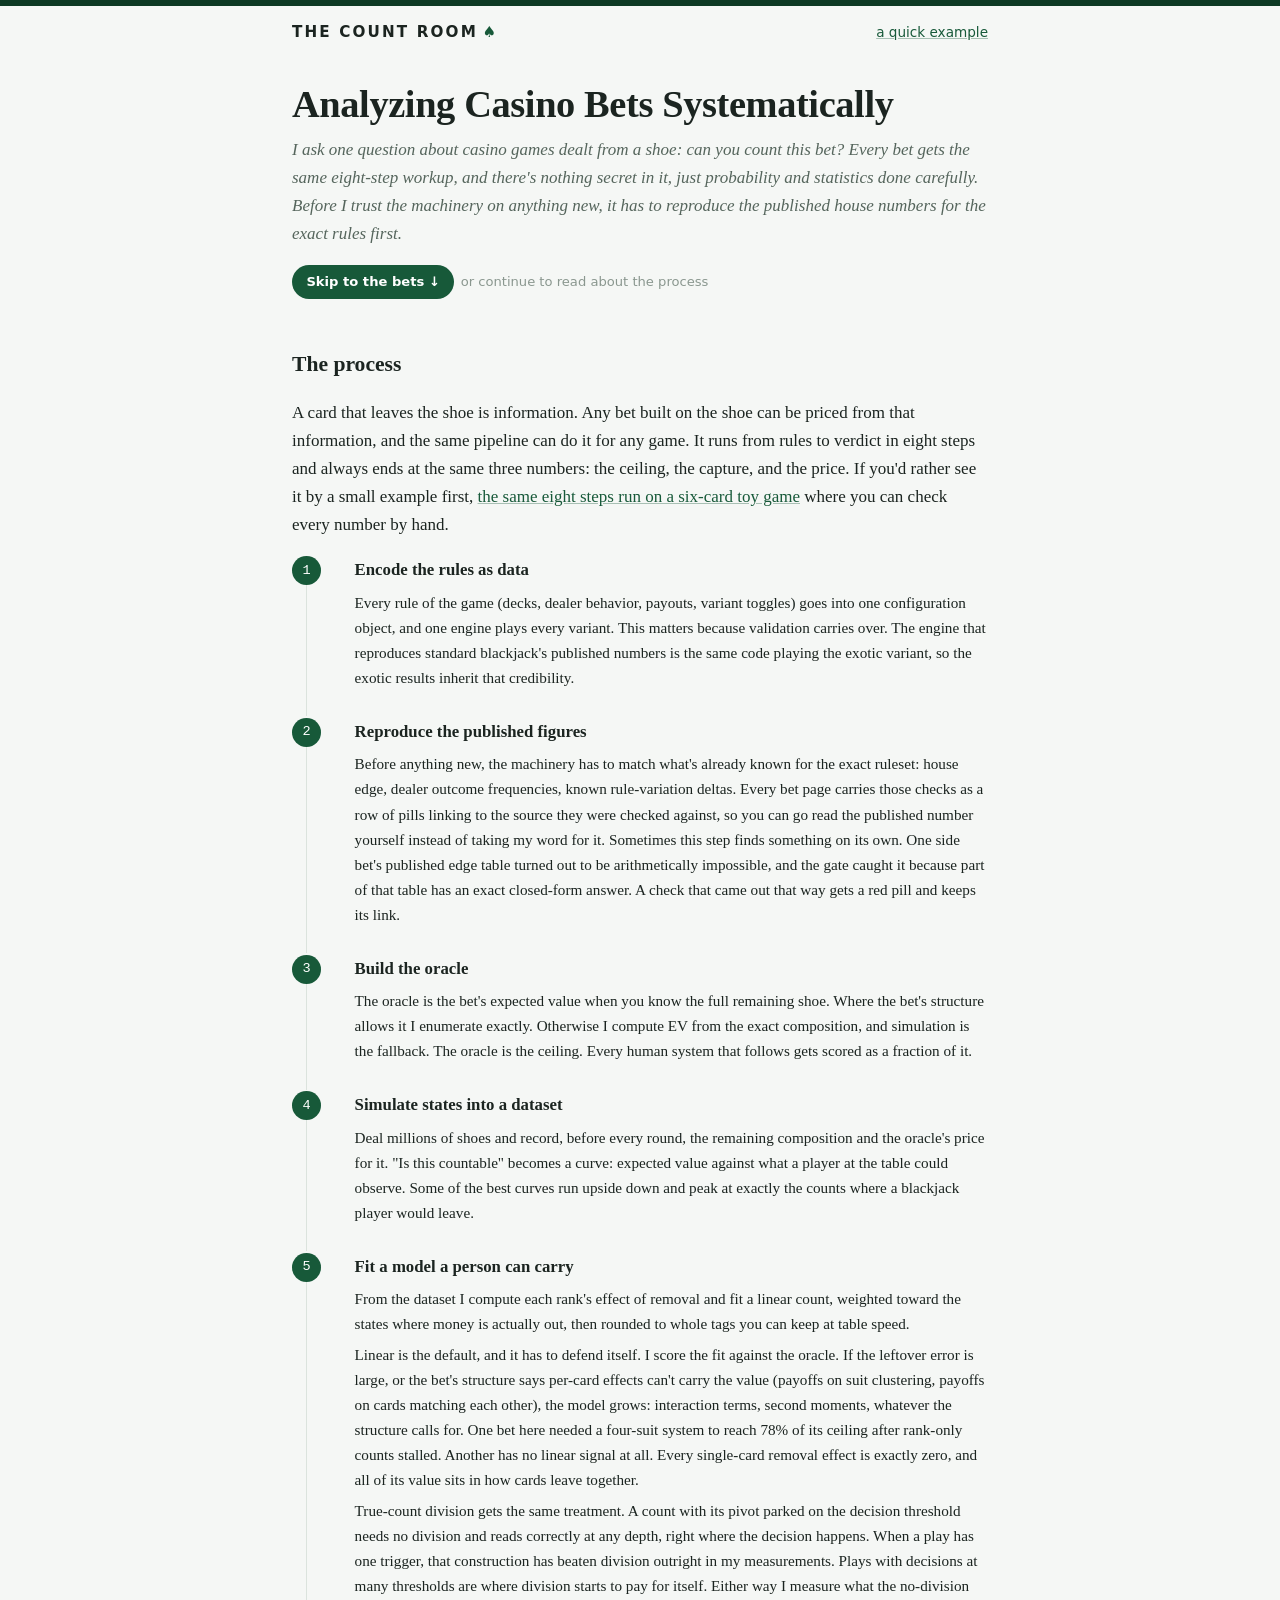
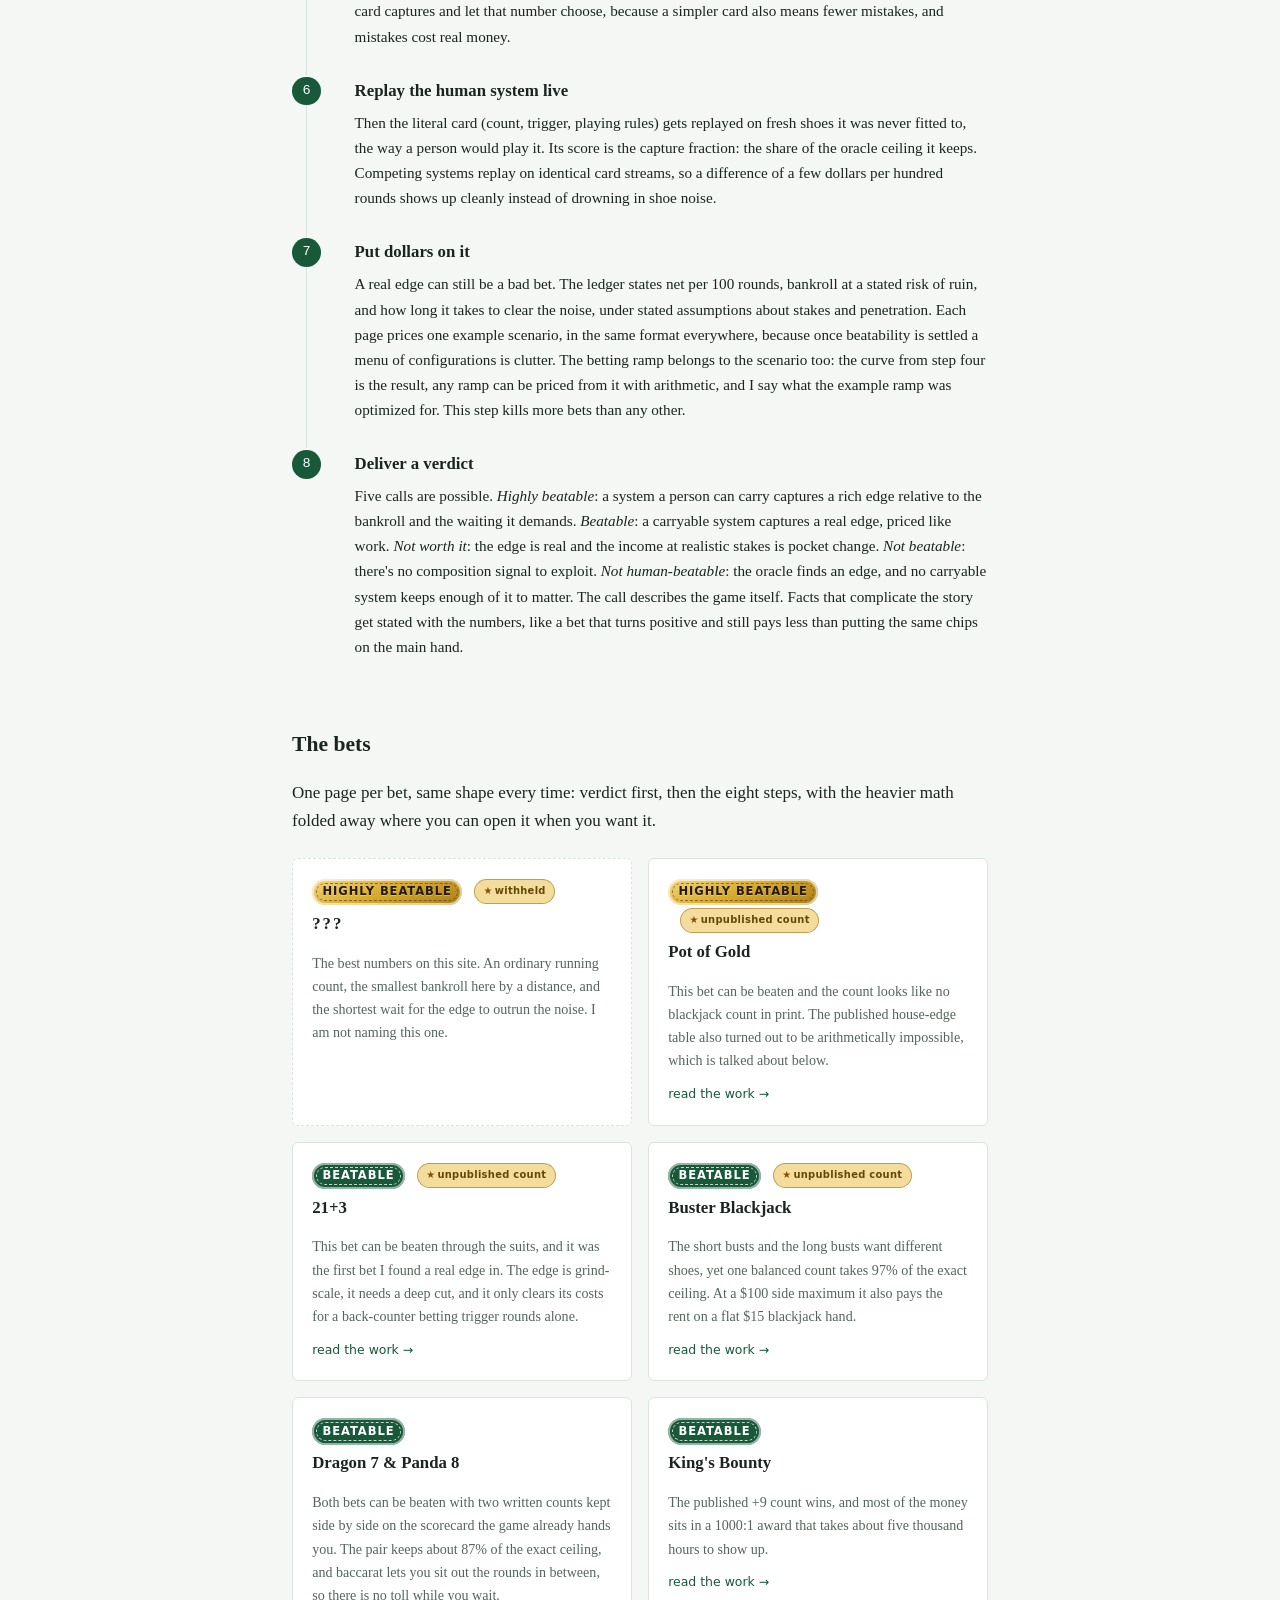
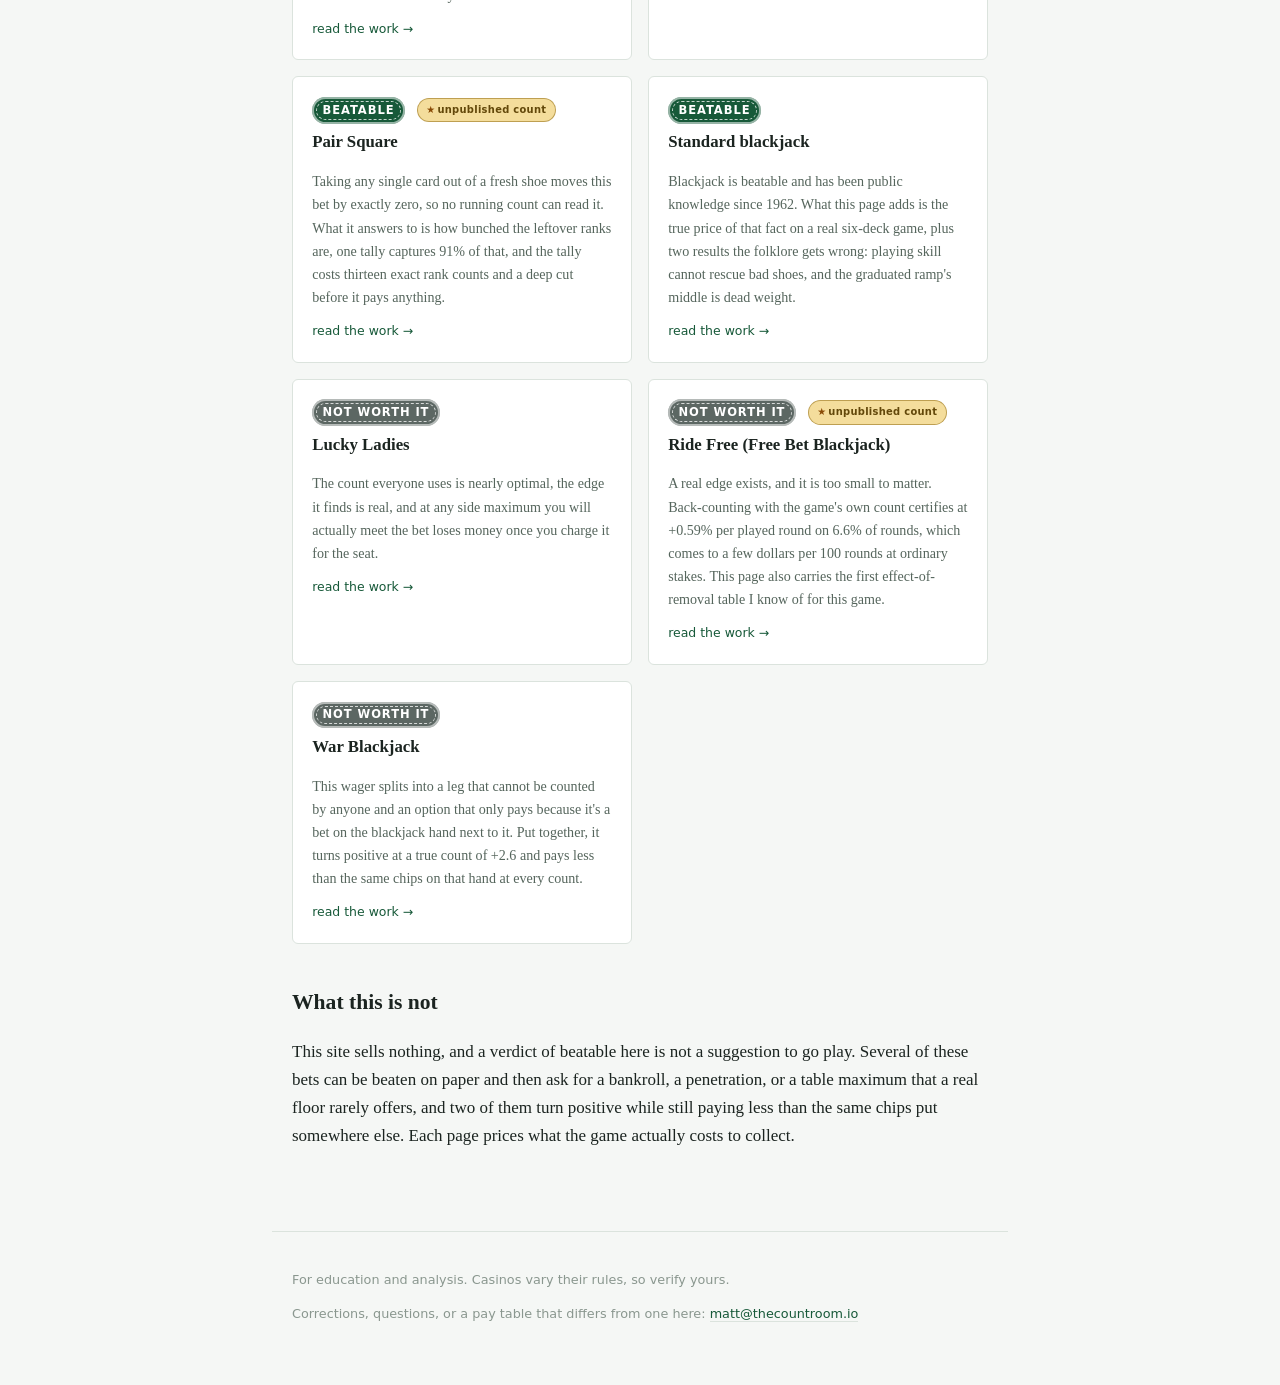
<file: index.html>
<!doctype html>
<html lang="en">
<head>
<meta charset="utf-8">
<meta name="viewport" content="width=device-width, initial-scale=1">
<title>The Count Room · The Count Room</title>
<link rel="stylesheet" href="style.css">
</head>
<body>
<nav class="top">
  <a class="brand" href="index.html">The Count Room<span class="suit">&spades;</span></a>
  <span class="links"><a href="toy.html">a quick example</a></span>
</nav>
<main>
<header class="bet-head">
  <h1>Analyzing Casino Bets Systematically</h1>
  <p class="subtitle">
    I ask one question about casino games dealt from a shoe: can you count this bet? Every bet gets the same eight-step workup, and there's nothing
    secret in it, just probability and statistics done carefully. Before I trust the machinery on anything new, it has to reproduce the published
    house numbers for the exact rules first.
  </p>
  <p class="skip-link"><a href="#bets">Skip to the bets &darr;</a><span class="skip-aside">or continue to read about the process</span></p>
</header>

<section class="step">
  <h2>The process</h2>
  <p>
    A card that leaves the shoe is information. Any bet built on the shoe can be priced from that information, and the same pipeline can do it for any
    game. It runs from rules to verdict in eight steps and always ends at the same three numbers: the ceiling, the capture, and the price. If you'd
    rather see it by a small example first, <a href="toy.html">the same eight steps run on a six-card toy game</a> where you can check every number by hand.
  </p>

  <ol class="process">
    <li>
      <h3>Encode the rules as data</h3>
      <p>
        Every rule of the game (decks, dealer behavior, payouts, variant toggles) goes into one configuration object, and one engine plays every
        variant. This matters because validation carries over. The engine that reproduces standard blackjack's published numbers is the same code
        playing the exotic variant, so the exotic results inherit that credibility.
      </p>
    </li>
    <li>
      <h3>Reproduce the published figures</h3>
      <p>
        Before anything new, the machinery has to match what's already known for the exact ruleset: house edge, dealer outcome frequencies, known
        rule-variation deltas. Every bet page carries those checks as a row of pills linking to the source they were checked against, so you can go
        read the published number yourself instead of taking my word for it. Sometimes this step finds something on its own. One side bet's published
        edge table turned out to be arithmetically impossible, and the gate caught it because part of that table has an exact closed-form answer. A
        check that came out that way gets a red pill and keeps its link.
      </p>
    </li>
    <li>
      <h3>Build the oracle</h3>
      <p>
        The oracle is the bet's expected value when you know the full remaining shoe. Where the bet's structure allows it I enumerate exactly.
        Otherwise I compute EV from the exact composition, and simulation is the fallback. The oracle is the ceiling. Every human system that follows
        gets scored as a fraction of it.
      </p>
    </li>
    <li>
      <h3>Simulate states into a dataset</h3>
      <p>
        Deal millions of shoes and record, before every round, the remaining composition and the oracle's price for it. "Is this countable" becomes a
        curve: expected value against what a player at the table could observe. Some of the best curves run upside down and peak at exactly the counts
        where a blackjack player would leave.
      </p>
    </li>
    <li>
      <h3>Fit a model a person can carry</h3>
      <p>
        From the dataset I compute each rank's effect of removal and fit a linear count, weighted toward the states where money is actually out, then
        rounded to whole tags you can keep at table speed.
      </p>
      <p>
        Linear is the default, and it has to defend itself. I score the fit against the oracle. If the leftover error is large, or the bet's structure
        says per-card effects can't carry the value (payoffs on suit clustering, payoffs on cards matching each other), the model grows: interaction
        terms, second moments, whatever the structure calls for. One bet here needed a four-suit system to reach 78% of its ceiling after rank-only
        counts stalled. Another has no linear signal at all. Every single-card removal effect is exactly zero, and all of its value sits in how cards
        leave together.
      </p>
      <p>
        True-count division gets the same treatment. A count with its pivot parked on the decision threshold needs no division and reads correctly at
        any depth, right where the decision happens. When a play has one trigger, that construction has beaten division outright in my measurements.
        Plays with decisions at many thresholds are where division starts to pay for itself. Either way I measure what the no-division card captures
        and let that number choose, because a simpler card also means fewer mistakes, and mistakes cost real money.
      </p>
    </li>
    <li>
      <h3>Replay the human system live</h3>
      <p>
        Then the literal card (count, trigger, playing rules) gets replayed on fresh shoes it was never fitted to, the way a person would play it. Its
        score is the capture fraction: the share of the oracle ceiling it keeps. Competing systems replay on identical card streams, so a difference
        of a few dollars per hundred rounds shows up cleanly instead of drowning in shoe noise.
      </p>
    </li>
    <li>
      <h3>Put dollars on it</h3>
      <p>
        A real edge can still be a bad bet. The ledger states net per 100 rounds, bankroll at a stated risk of ruin, and how long it takes to clear
        the noise, under stated assumptions about stakes and penetration. Each page prices one example scenario, in the same format everywhere,
        because once beatability is settled a menu of configurations is clutter. The betting ramp belongs to the scenario too: the curve from step
        four is the result, any ramp can be priced from it with arithmetic, and I say what the example ramp was optimized for. This step kills more
        bets than any other.
      </p>
    </li>
    <li>
      <h3>Deliver a verdict</h3>
      <p>
        Five calls are possible. <em>Highly beatable</em>: a system a person can carry captures a rich edge relative to the bankroll and the waiting
        it demands. <em>Beatable</em>: a carryable system captures a real edge, priced like work. <em>Not worth it</em>: the edge is real and the
        income at realistic stakes is pocket change. <em>Not beatable</em>: there's no composition signal to exploit. <em>Not human-beatable</em>: the
        oracle finds an edge, and no carryable system keeps enough of it to matter. The call describes the game itself. Facts that complicate the
        story get stated with the numbers, like a bet that turns positive and still pays less than putting the same chips on the main hand.
      </p>
    </li>
  </ol>
</section>

<section class="step" id="bets">
  <h2>The bets</h2>
  <p>
    One page per bet, same shape every time: verdict first, then the eight steps, with the heavier math folded away where you can open it when you
    want it.
  </p>
  <div class="cards"><div class="card card-withheld"><span class="chip chip-highly-beatable">highly beatable</span><span class="chip-note"><span class="note-star">&starf;</span>withheld</span><h3>???</h3><p>The best numbers on this site. An ordinary running count, the smallest bankroll here by a distance, and the shortest wait for the edge to outrun the noise. I am not naming this one.</p></div><a class="card" href="bets/pot-of-gold.html"><span class="chip chip-highly-beatable">highly beatable</span><span class="chip-note"><span class="note-star">&starf;</span>unpublished count</span><h3>Pot of Gold</h3><p>This bet can be beaten and the count looks like no blackjack count in print. The published house-edge table also turned out to be arithmetically impossible, which is talked about below.</p><span class="card-go">read the work &rarr;</span></a><a class="card" href="bets/21-plus-3.html"><span class="chip chip-beatable">beatable</span><span class="chip-note"><span class="note-star">&starf;</span>unpublished count</span><h3>21+3</h3><p>This bet can be beaten through the suits, and it was the first bet I found a real edge in. The edge is grind-scale, it needs a deep cut, and it only clears its costs for a back-counter betting trigger rounds alone.</p><span class="card-go">read the work &rarr;</span></a><a class="card" href="bets/buster-blackjack.html"><span class="chip chip-beatable">beatable</span><span class="chip-note"><span class="note-star">&starf;</span>unpublished count</span><h3>Buster Blackjack</h3><p>The short busts and the long busts want different shoes, yet one balanced count takes 97% of the exact ceiling. At a $100 side maximum it also pays the rent on a flat $15 blackjack hand.</p><span class="card-go">read the work &rarr;</span></a><a class="card" href="bets/ez-baccarat.html"><span class="chip chip-beatable">beatable</span><h3>Dragon 7 &amp; Panda 8</h3><p>Both bets can be beaten with two written counts kept side by side on the scorecard the game already hands you. The pair keeps about 87% of the exact ceiling, and baccarat lets you sit out the rounds in between, so there is no toll while you wait.</p><span class="card-go">read the work &rarr;</span></a><a class="card" href="bets/kings-bounty.html"><span class="chip chip-beatable">beatable</span><h3>King's Bounty</h3><p>The published +9 count wins, and most of the money sits in a 1000:1 award that takes about five thousand hours to show up.</p><span class="card-go">read the work &rarr;</span></a><a class="card" href="bets/pair-square.html"><span class="chip chip-beatable">beatable</span><span class="chip-note"><span class="note-star">&starf;</span>unpublished count</span><h3>Pair Square</h3><p>Taking any single card out of a fresh shoe moves this bet by exactly zero, so no running count can read it. What it answers to is how bunched the leftover ranks are, one tally captures 91% of that, and the tally costs thirteen exact rank counts and a deep cut before it pays anything.</p><span class="card-go">read the work &rarr;</span></a><a class="card" href="bets/standard-blackjack.html"><span class="chip chip-beatable">beatable</span><h3>Standard blackjack</h3><p>Blackjack is beatable and has been public knowledge since 1962. What this page adds is the true price of that fact on a real six-deck game, plus two results the folklore gets wrong: playing skill cannot rescue bad shoes, and the graduated ramp's middle is dead weight.</p><span class="card-go">read the work &rarr;</span></a><a class="card" href="bets/lucky-ladies.html"><span class="chip chip-not-worth-it">not worth it</span><h3>Lucky Ladies</h3><p>The count everyone uses is nearly optimal, the edge it finds is real, and at any side maximum you will actually meet the bet loses money once you charge it for the seat.</p><span class="card-go">read the work &rarr;</span></a><a class="card" href="bets/ride-free.html"><span class="chip chip-not-worth-it">not worth it</span><span class="chip-note"><span class="note-star">&starf;</span>unpublished count</span><h3>Ride Free (Free Bet Blackjack)</h3><p>A real edge exists, and it is too small to matter. Back-counting with the game's own count certifies at +0.59% per played round on 6.6% of rounds, which comes to a few dollars per 100 rounds at ordinary stakes. This page also carries the first effect-of-removal table I know of for this game.</p><span class="card-go">read the work &rarr;</span></a><a class="card" href="bets/war-blackjack.html"><span class="chip chip-not-worth-it">not worth it</span><h3>War Blackjack</h3><p>This wager splits into a leg that cannot be counted by anyone and an option that only pays because it's a bet on the blackjack hand next to it. Put together, it turns positive at a true count of +2.6 and pays less than the same chips on that hand at every count.</p><span class="card-go">read the work &rarr;</span></a></div>
</section>

<section class="step">
  <h2>What this is not</h2>
  <p>
    This site sells nothing, and a verdict of beatable here is not a suggestion to go play. Several of these bets can be beaten on paper and then ask
    for a bankroll, a penetration, or a table maximum that a real floor rarely offers, and two of them turn positive while still paying less than the
    same chips put somewhere else. Each page prices what the game actually costs to collect.
  </p>
</section>

</main>
<footer>
  <p>For education and analysis. Casinos vary their rules, so verify yours.</p>
  <p>Corrections, questions, or a pay table that differs from one here:
     <a href="mailto:matt@thecountroom.io">matt@thecountroom.io</a></p>
</footer>
</body>
</html>
</file>
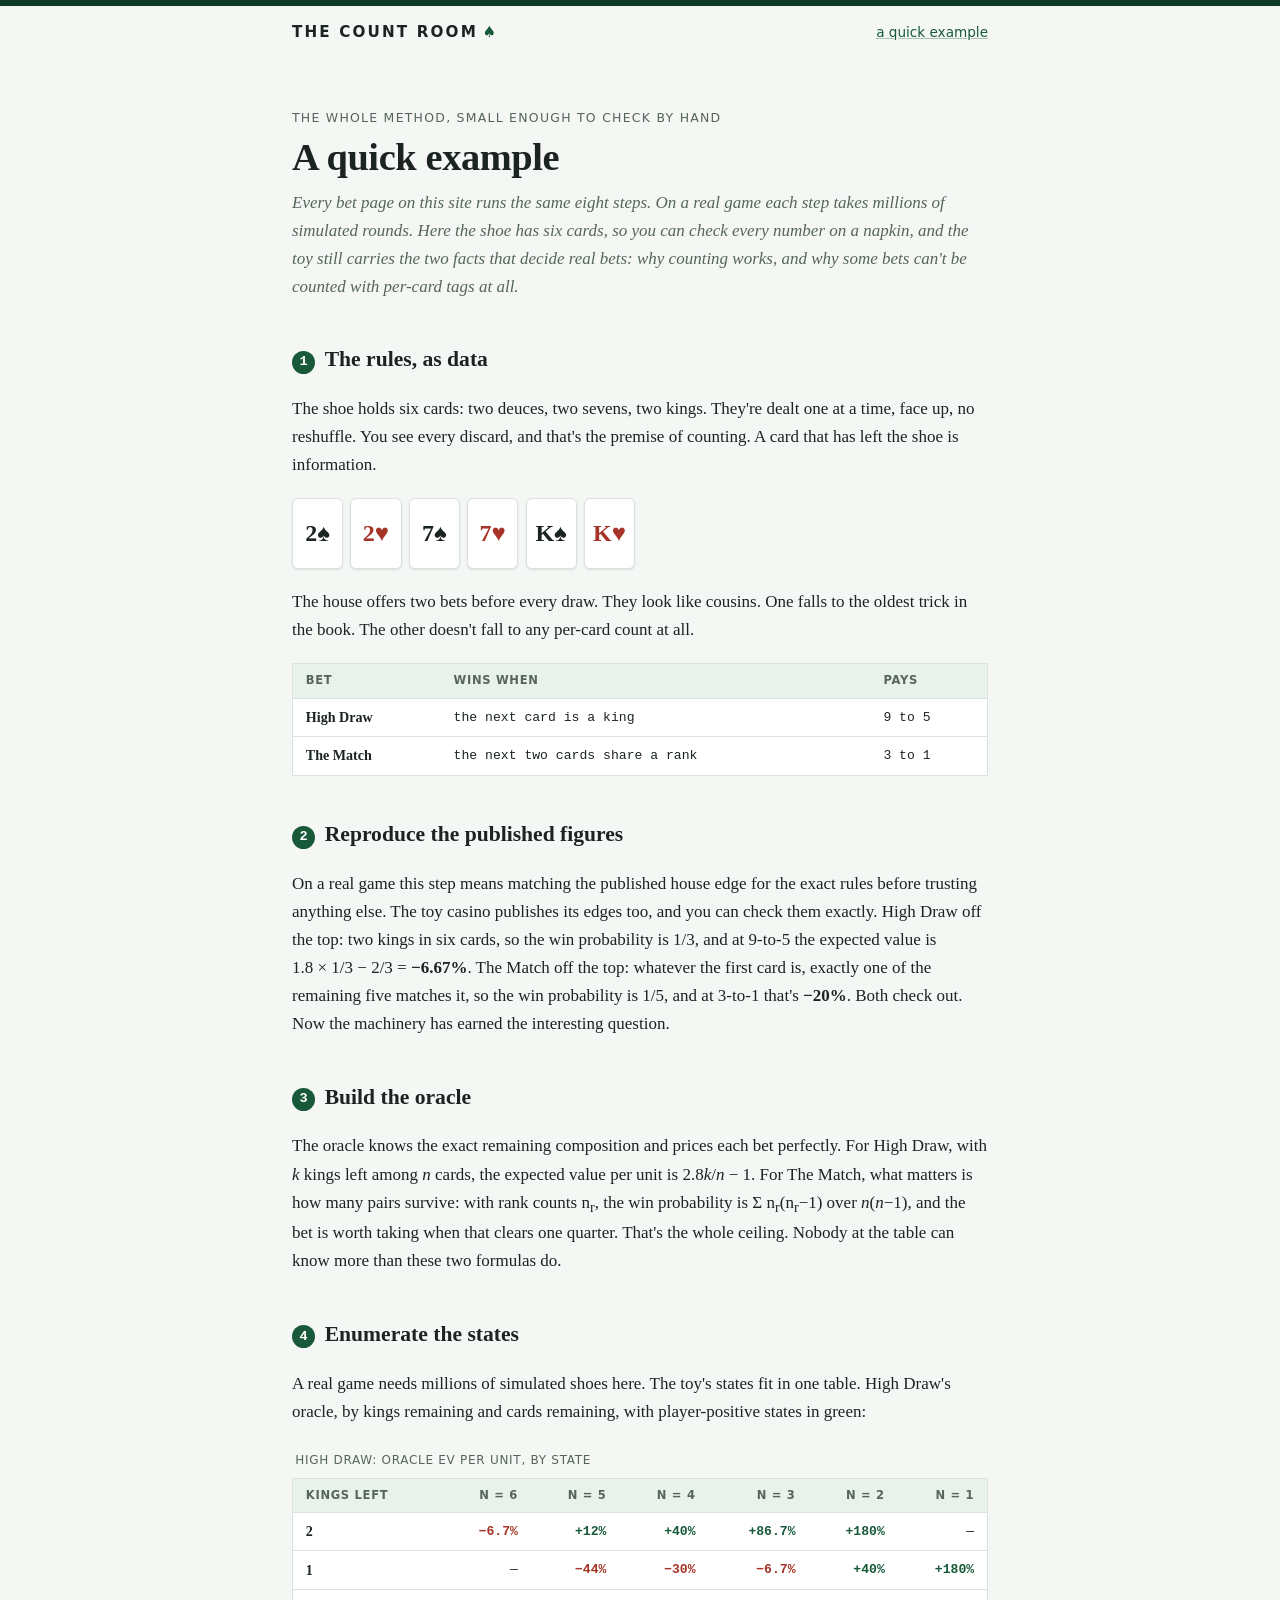
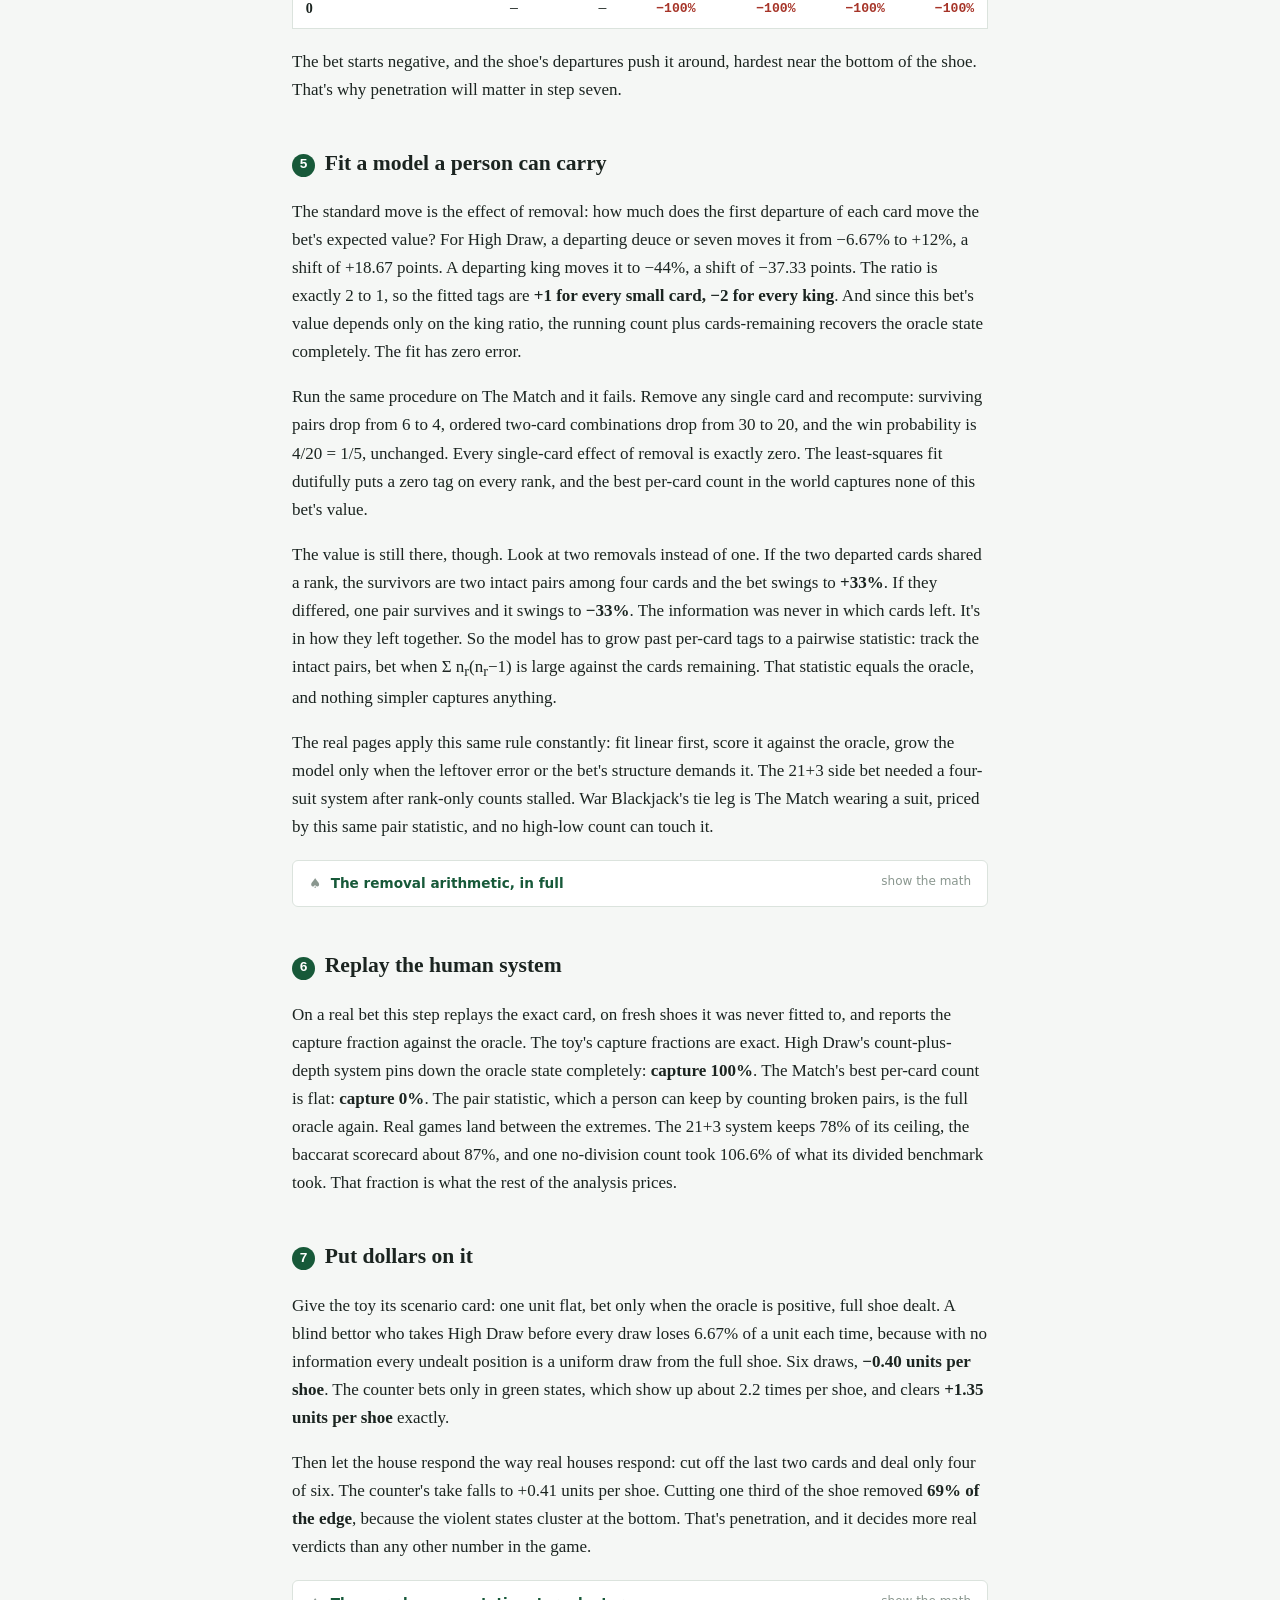
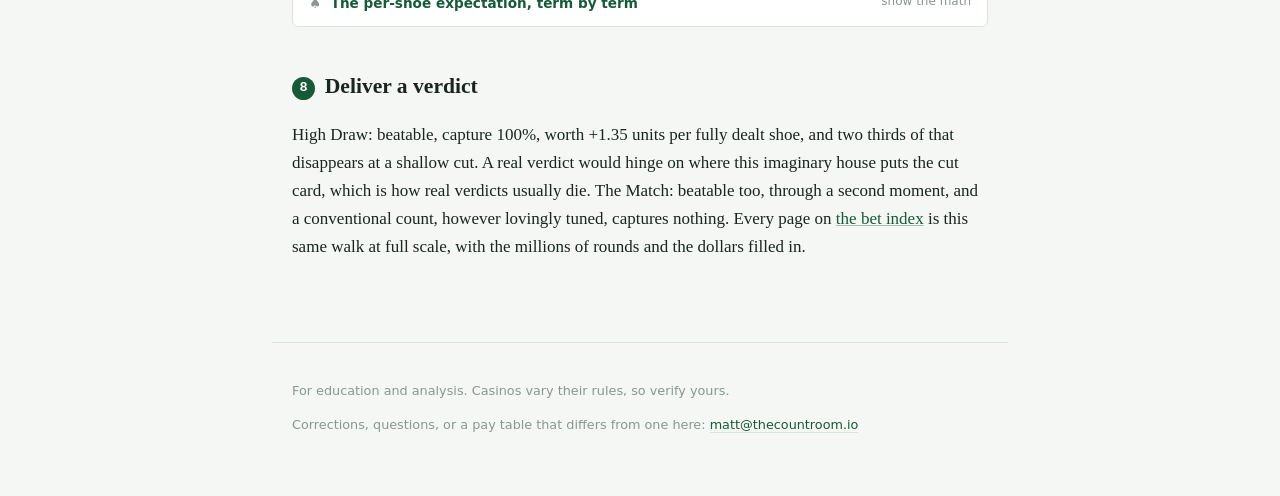
<file: toy.html>
<!doctype html>
<html lang="en">
<head>
<meta charset="utf-8">
<meta name="viewport" content="width=device-width, initial-scale=1">
<title>A quick example · The Count Room</title>
<link rel="stylesheet" href="style.css">
</head>
<body>
<nav class="top">
  <a class="brand" href="index.html">The Count Room<span class="suit">&spades;</span></a>
  <span class="links"><a href="toy.html">a quick example</a></span>
</nav>
<main>
<header class="bet-head">
  <p class="kicker">the whole method, small enough to check by hand</p>
  <h1>A quick example</h1>
  <p class="subtitle">
    Every bet page on this site runs the same eight steps. On a real game each step takes millions of simulated rounds. Here the shoe has six cards,
    so you can check every number on a napkin, and the toy still carries the two facts that decide real bets: why counting works, and why some bets
    can't be counted with per-card tags at all.
  </p>
</header>

<section class="step">
  <h2><span class="step-n">1</span>The rules, as data</h2>
  <p>
    The shoe holds six cards: two deuces, two sevens, two kings. They're dealt one at a time, face up, no reshuffle. You see every discard, and that's
    the premise of counting. A card that has left the shoe is information.
  </p>
  <div class="shoe">
    <span class="playing-card black">2&spades;</span>
    <span class="playing-card red">2&hearts;</span>
    <span class="playing-card black">7&spades;</span>
    <span class="playing-card red">7&hearts;</span>
    <span class="playing-card black">K&spades;</span>
    <span class="playing-card red">K&hearts;</span>
  </div>
  <p>
    The house offers two bets before every draw. They look like cousins. One falls to the oldest trick in the book. The other doesn't fall to any
    per-card count at all.
  </p>
  <div class="table-scroll">
    <table>
      <thead>
        <tr>
          <th class="al">bet</th>
          <th class="al">wins when</th>
          <th class="al">pays</th>
        </tr>
      </thead>
      <tbody>
        <tr>
          <th class="al">High Draw</th>
          <td class="al">the next card is a king</td>
          <td class="al">9 to 5</td>
        </tr>
        <tr>
          <th class="al">The Match</th>
          <td class="al">the next two cards share a rank</td>
          <td class="al">3 to 1</td>
        </tr>
      </tbody>
    </table>
  </div>
</section>

<section class="step">
  <h2><span class="step-n">2</span>Reproduce the published figures</h2>
  <p>
    On a real game this step means matching the published house edge for the exact rules before trusting anything else. The toy casino publishes its
    edges too, and you can check them exactly. High Draw off the top: two kings in six cards, so the win probability is 1/3, and at 9-to-5 the
    expected value is 1.8&nbsp;&times;&nbsp;1/3&nbsp;&minus;&nbsp;2/3 = <strong>&minus;6.67%</strong>. The Match off the top: whatever the first card
    is, exactly one of the remaining five matches it, so the win probability is 1/5, and at 3-to-1 that's <strong>&minus;20%</strong>. Both check out.
    Now the machinery has earned the interesting question.
  </p>
</section>

<section class="step">
  <h2><span class="step-n">3</span>Build the oracle</h2>
  <p>
    The oracle knows the exact remaining composition and prices each bet perfectly. For High Draw, with <em>k</em> kings left among <em>n</em> cards,
    the expected value per unit is 2.8<em>k</em>/<em>n</em> &minus; 1. For The Match, what matters is how many pairs survive: with rank counts
    n<sub>r</sub>, the win probability is &Sigma;&nbsp;n<sub>r</sub>(n<sub>r</sub>&minus;1) over <em>n</em>(<em>n</em>&minus;1), and the bet is worth
    taking when that clears one quarter. That's the whole ceiling. Nobody at the table can know more than these two formulas do.
  </p>
</section>

<section class="step">
  <h2><span class="step-n">4</span>Enumerate the states</h2>
  <p>
    A real game needs millions of simulated shoes here. The toy's states fit in one table. High Draw's oracle, by kings remaining and cards remaining,
    with player-positive states in green:
  </p>
  <div class="table-scroll">
    <table class="wide">
      <caption>
        High Draw: oracle EV per unit, by state
      </caption>
      <thead>
        <tr>
          <th class="al">kings left</th>
          <th class="ar">n = 6</th>
          <th class="ar">n = 5</th>
          <th class="ar">n = 4</th>
          <th class="ar">n = 3</th>
          <th class="ar">n = 2</th>
          <th class="ar">n = 1</th>
        </tr>
      </thead>
      <tbody>
        <tr>
          <th class="al">2</th>
          <td class="ar neg">−6.7%</td>
          <td class="ar pos">+12%</td>
          <td class="ar pos">+40%</td>
          <td class="ar pos">+86.7%</td>
          <td class="ar pos">+180%</td>
          <td class="ar">—</td>
        </tr>
        <tr>
          <th class="al">1</th>
          <td class="ar">—</td>
          <td class="ar neg">−44%</td>
          <td class="ar neg">−30%</td>
          <td class="ar neg">−6.7%</td>
          <td class="ar pos">+40%</td>
          <td class="ar pos">+180%</td>
        </tr>
        <tr>
          <th class="al">0</th>
          <td class="ar">—</td>
          <td class="ar">—</td>
          <td class="ar neg">−100%</td>
          <td class="ar neg">−100%</td>
          <td class="ar neg">−100%</td>
          <td class="ar neg">−100%</td>
        </tr>
      </tbody>
    </table>
  </div>
  <p>
    The bet starts negative, and the shoe's departures push it around, hardest near the bottom of the shoe. That's why penetration will matter in step
    seven.
  </p>
</section>

<section class="step">
  <h2><span class="step-n">5</span>Fit a model a person can carry</h2>
  <p>
    The standard move is the effect of removal: how much does the first departure of each card move the bet's expected value? For High Draw, a
    departing deuce or seven moves it from &minus;6.67% to +12%, a shift of +18.67 points. A departing king moves it to &minus;44%, a shift of
    &minus;37.33 points. The ratio is exactly 2 to 1, so the fitted tags are <strong>+1 for every small card, &minus;2 for every king</strong>. And
    since this bet's value depends only on the king ratio, the running count plus cards-remaining recovers the oracle state completely. The fit has
    zero error.
  </p>
  <p>
    Run the same procedure on The Match and it fails. Remove any single card and recompute: surviving pairs drop from 6 to 4, ordered two-card
    combinations drop from 30 to 20, and the win probability is 4/20 = 1/5, unchanged. Every single-card effect of removal is exactly zero. The
    least-squares fit dutifully puts a zero tag on every rank, and the best per-card count in the world captures none of this bet's value.
  </p>
  <p>
    The value is still there, though. Look at two removals instead of one. If the two departed cards shared a rank, the survivors are two intact pairs
    among four cards and the bet swings to <strong>+33%</strong>. If they differed, one pair survives and it swings to <strong>&minus;33%</strong>.
    The information was never in which cards left. It's in how they left together. So the model has to grow past per-card tags to a pairwise
    statistic: track the intact pairs, bet when &Sigma;&nbsp;n<sub>r</sub>(n<sub>r</sub>&minus;1) is large against the cards remaining. That statistic
    equals the oracle, and nothing simpler captures anything.
  </p>
  <p>
    The real pages apply this same rule constantly: fit linear first, score it against the oracle, grow the model only when the leftover error or the
    bet's structure demands it. The 21+3 side bet needed a four-suit system after rank-only counts stalled. War Blackjack's tie leg is The Match
    wearing a suit, priced by this same pair statistic, and no high-low count can touch it.
  </p>
  <details class="math">
    <summary>The removal arithmetic, in full</summary>
    <div class="math-body">
      <p>
        The Match win probability from rank counts (n<sub>2</sub>, n<sub>7</sub>, n<sub>K</sub>) summing to <em>n</em>: draw two without replacement,
        and the chance both land in rank <em>r</em> is n<sub>r</sub>(n<sub>r</sub>&minus;1)/<em>n</em>(<em>n</em>&minus;1). Fresh shoe: (2·1)·3 /
        (6·5) = 6/30 = 1/5. Remove one card of any rank, say a deuce, leaving (1,&nbsp;2,&nbsp;2): (0&nbsp;+&nbsp;2&nbsp;+&nbsp;2)/(5·4) = 4/20 = 1/5.
        The numerator always loses exactly 2, because the removed card's rank goes from contributing 2 to contributing 0, while the denominator falls
        from 30 to 20. The ratio holds for every rank, so every effect of removal is exactly zero. After two removals the symmetry breaks: a same-rank
        removal leaves (2,&nbsp;2) &rarr; 4/12 = 1/3 (EV +33.3%), a split removal leaves (1,&nbsp;1,&nbsp;2) &rarr; 2/12 = 1/6 (EV &minus;33.3%). A
        per-card count is a sum of per-card contributions, and once those are identical it can't tell the two futures apart. The bet's value is a
        second moment of the composition, and no first-moment statistic carries it.
      </p>
    </div>
  </details>
</section>

<section class="step">
  <h2><span class="step-n">6</span>Replay the human system</h2>
  <p>
    On a real bet this step replays the exact card, on fresh shoes it was never fitted to, and reports the capture fraction against the oracle. The toy's
    capture fractions are exact. High Draw's count-plus-depth system pins down the oracle state completely: <strong>capture 100%</strong>. The Match's
    best per-card count is flat: <strong>capture 0%</strong>. The pair statistic, which a person can keep by counting broken pairs, is the full oracle
    again. Real games land between the extremes. The 21+3 system keeps 78% of its ceiling, the baccarat scorecard about 87%, and one no-division count
    took 106.6% of what its divided benchmark took. That fraction is what the rest of the analysis prices.
  </p>
</section>

<section class="step">
  <h2><span class="step-n">7</span>Put dollars on it</h2>
  <p>
    Give the toy its scenario card: one unit flat, bet only when the oracle is positive, full shoe dealt. A blind bettor who takes High Draw before
    every draw loses 6.67% of a unit each time, because with no information every undealt position is a uniform draw from the full shoe. Six draws,
    <strong>&minus;0.40 units per shoe</strong>. The counter bets only in green states, which show up about 2.2 times per shoe, and clears
    <strong>+1.35 units per shoe</strong> exactly.
  </p>
  <p>
    Then let the house respond the way real houses respond: cut off the last two cards and deal only four of six. The counter's take falls to +0.41
    units per shoe. Cutting one third of the shoe removed <strong>69% of the edge</strong>, because the violent states cluster at the bottom. That's
    penetration, and it decides more real verdicts than any other number in the game.
  </p>
  <details class="math">
    <summary>The per-shoe expectation, term by term</summary>
    <div class="math-body">
      <p>
        Before the draw with <em>n</em> cards remaining, the chance that <em>j</em> kings have already left is hypergeometric, and the counter
        collects max(0,&nbsp;EV) in each state. Five cards left: both kings remain with probability 2/3, worth 2/3&nbsp;&times;&nbsp;0.12 = 0.080.
        Four left: 6/15&nbsp;&times;&nbsp;0.40 = 0.160. Three left: 4/20&nbsp;&times;&nbsp;0.8667 = 0.173. Two left:
        1/15&nbsp;&times;&nbsp;1.80&nbsp;+&nbsp;8/15&nbsp;&times;&nbsp;0.40 = 0.333. One left: 1/3&nbsp;&times;&nbsp;1.80 = 0.600. Total
        <strong>+1.347 units per shoe</strong>. The first three terms are all a two-card cut leaves standing, and they sum to 0.413.
      </p>
    </div>
  </details>
</section>

<section class="step">
  <h2><span class="step-n">8</span>Deliver a verdict</h2>
  <p>
    High Draw: beatable, capture 100%, worth +1.35 units per fully dealt shoe, and two thirds of that disappears at a shallow cut. A real verdict
    would hinge on where this imaginary house puts the cut card, which is how real verdicts usually die. The Match: beatable too, through a second
    moment, and a conventional count, however lovingly tuned, captures nothing. Every page on <a href="index.html">the bet index</a> is this same walk at
    full scale, with the millions of rounds and the dollars filled in.
  </p>
</section>

</main>
<footer>
  <p>For education and analysis. Casinos vary their rules, so verify yours.</p>
  <p>Corrections, questions, or a pay table that differs from one here:
     <a href="mailto:matt@thecountroom.io">matt@thecountroom.io</a></p>
</footer>
</body>
</html>
</file>
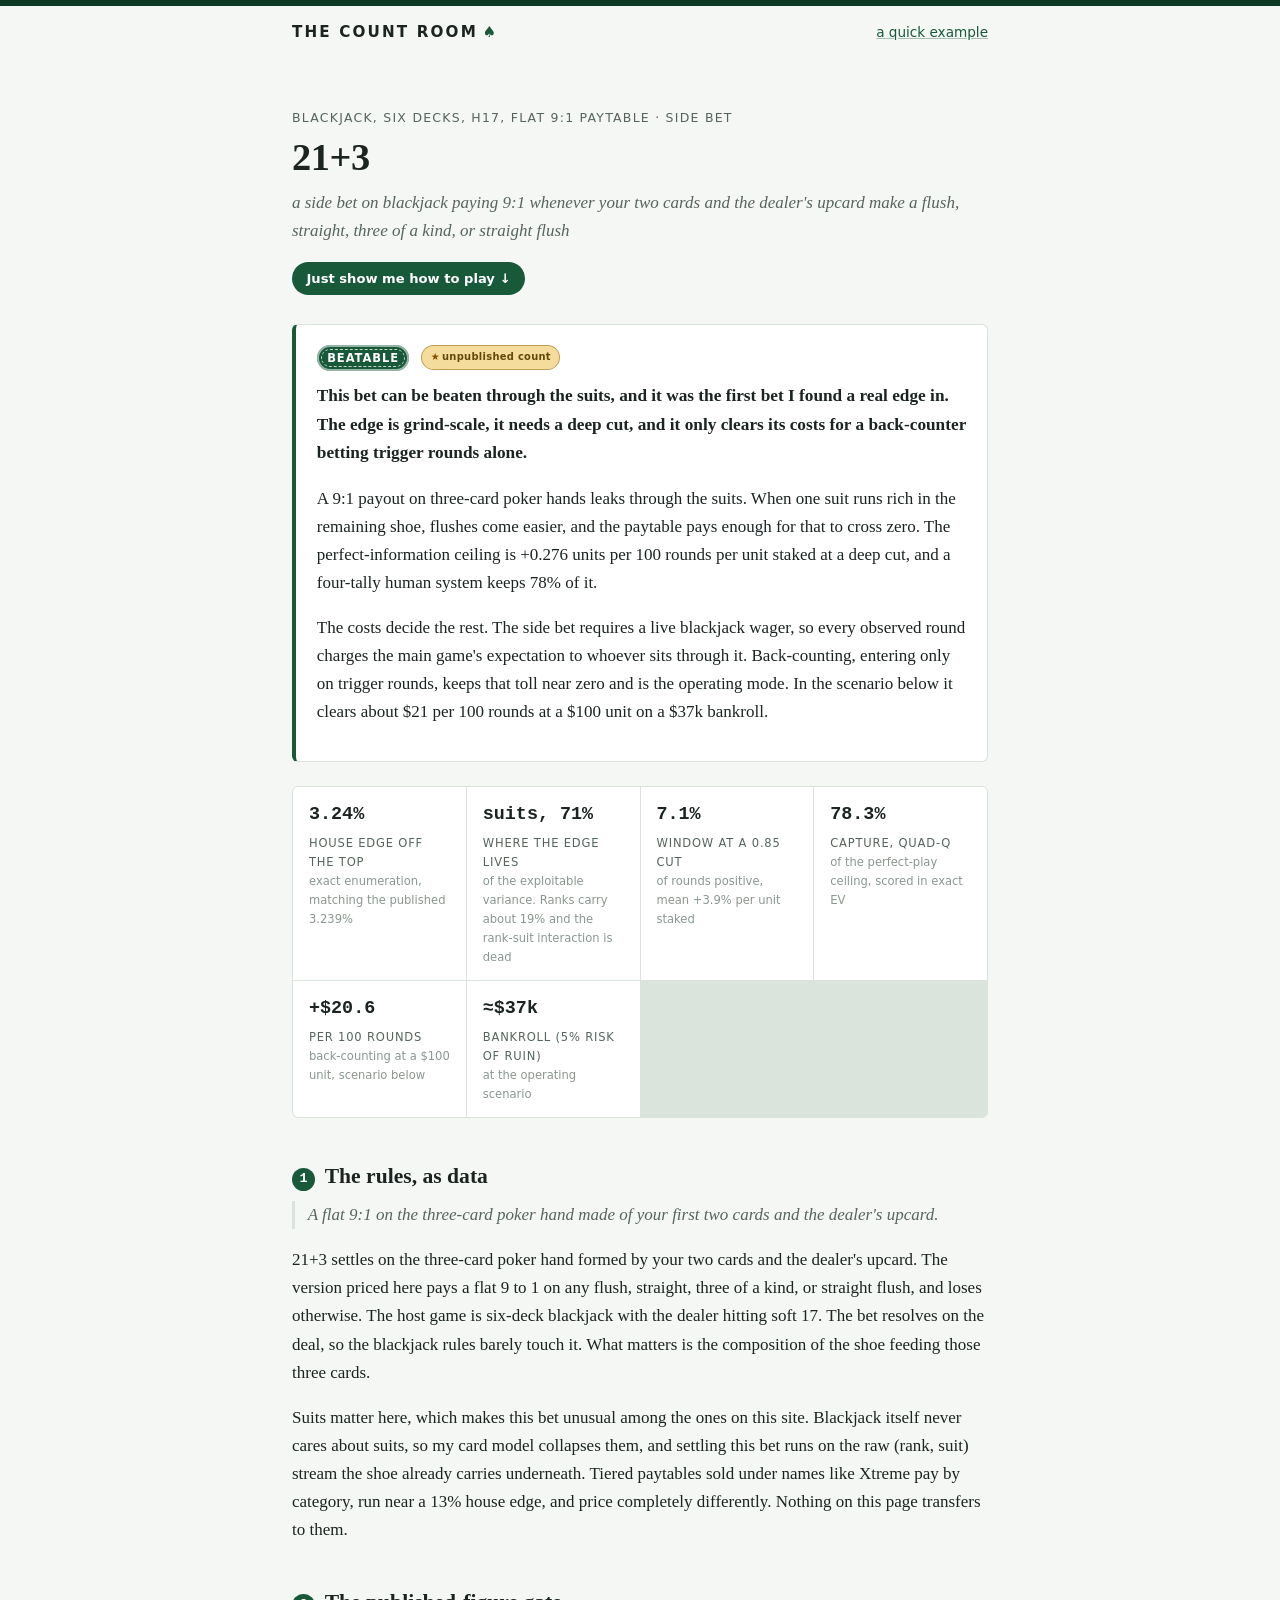
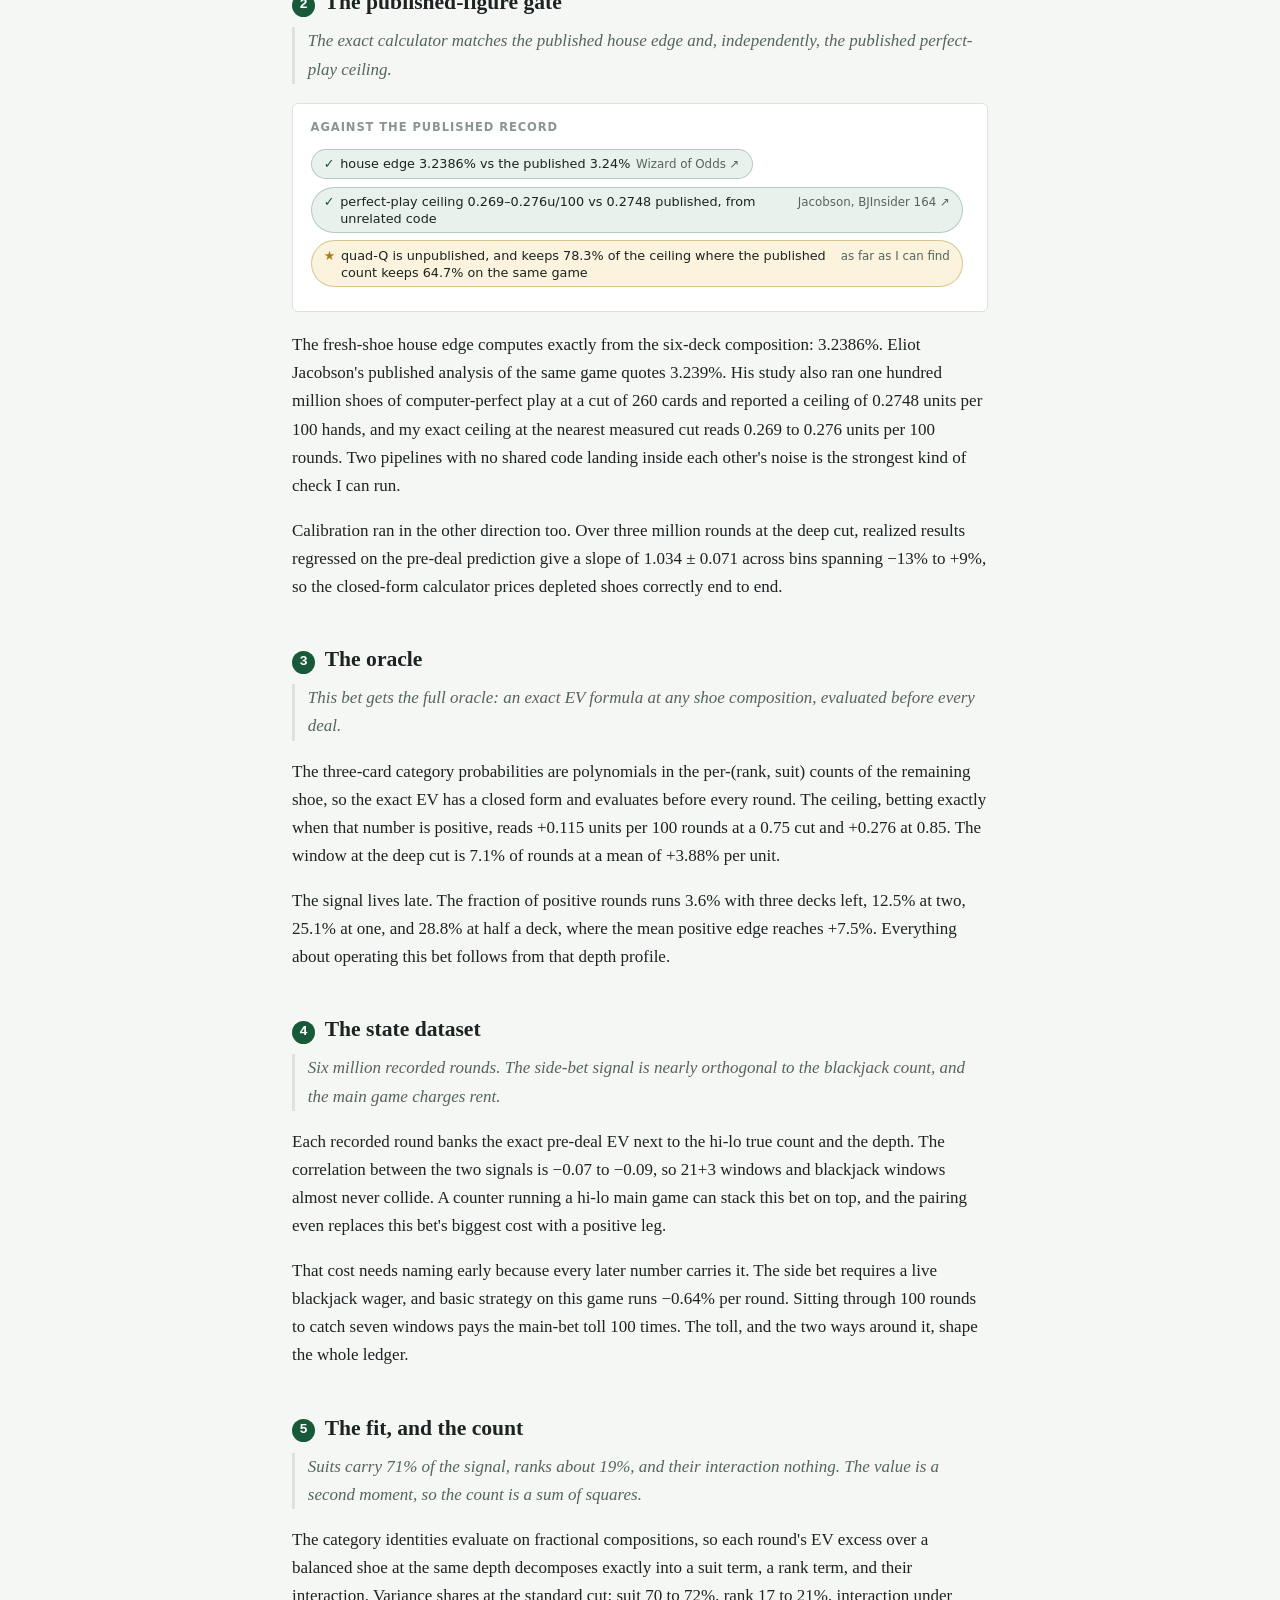
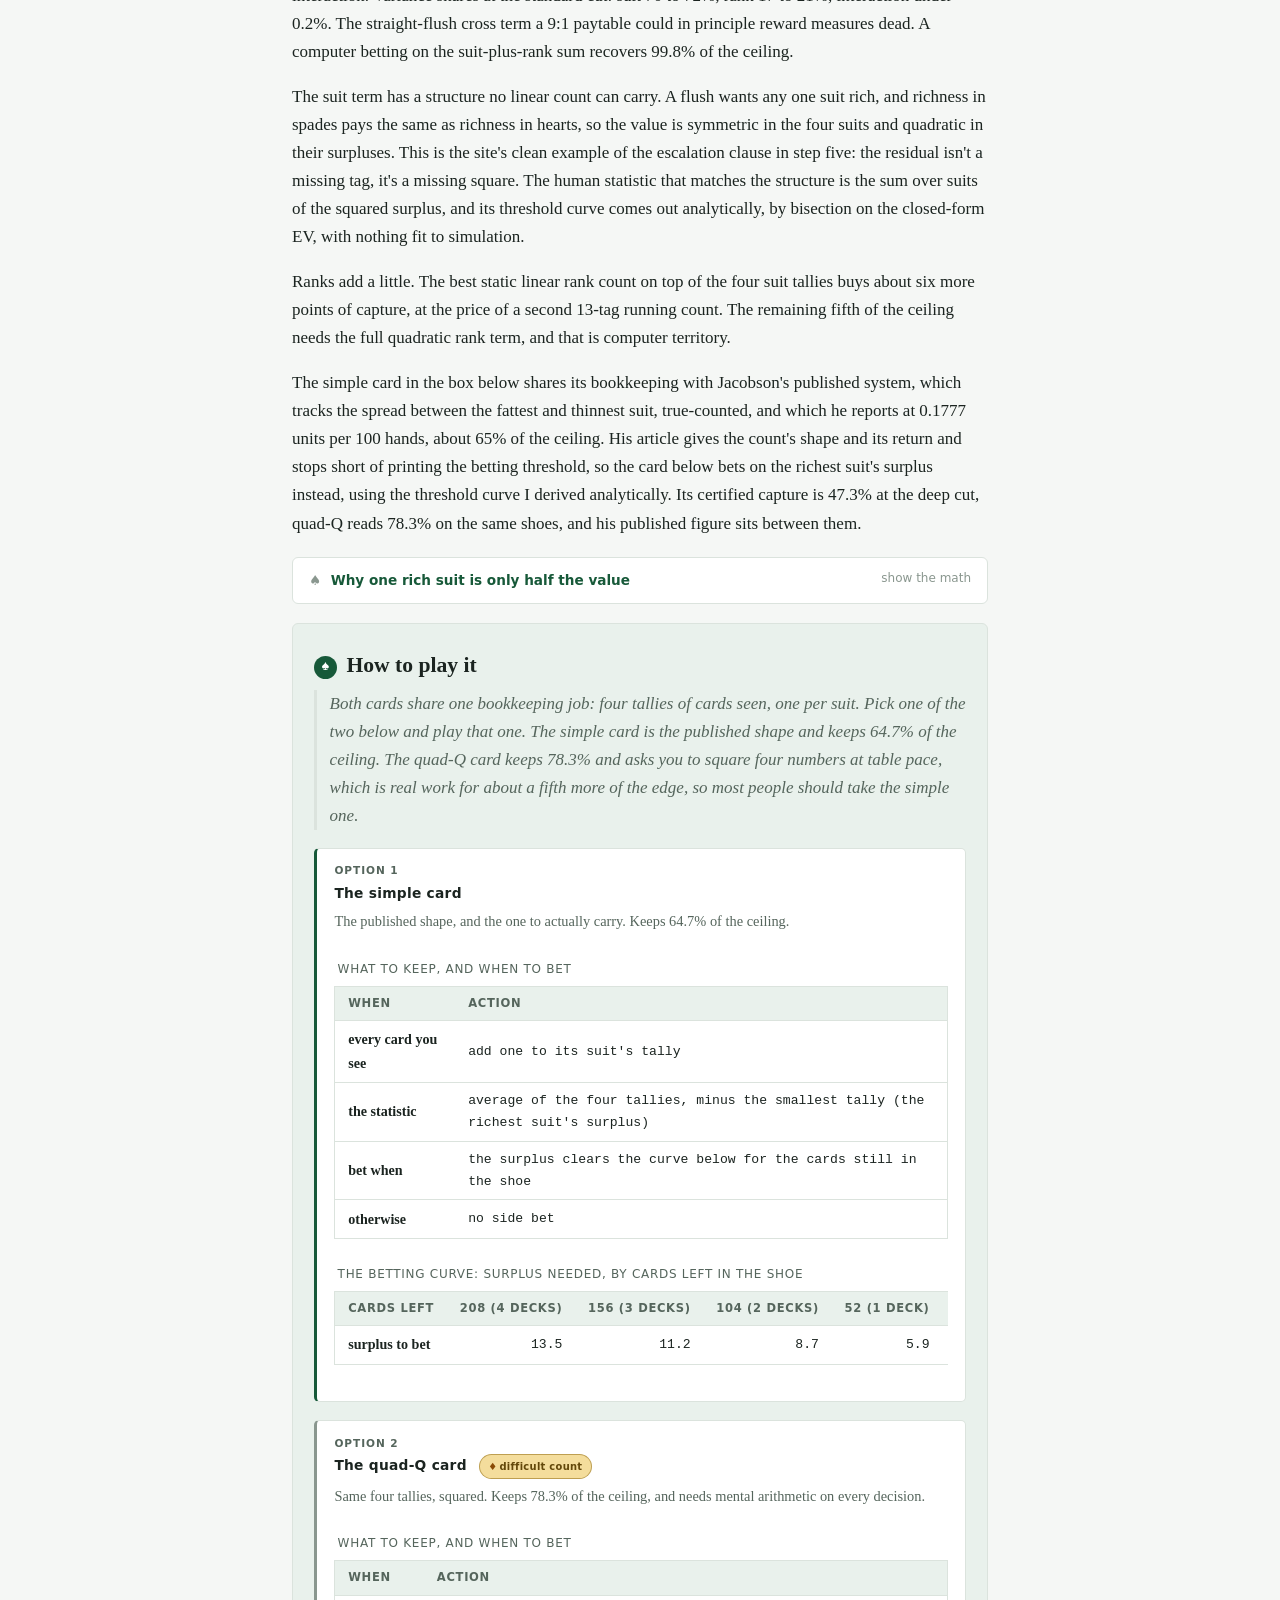
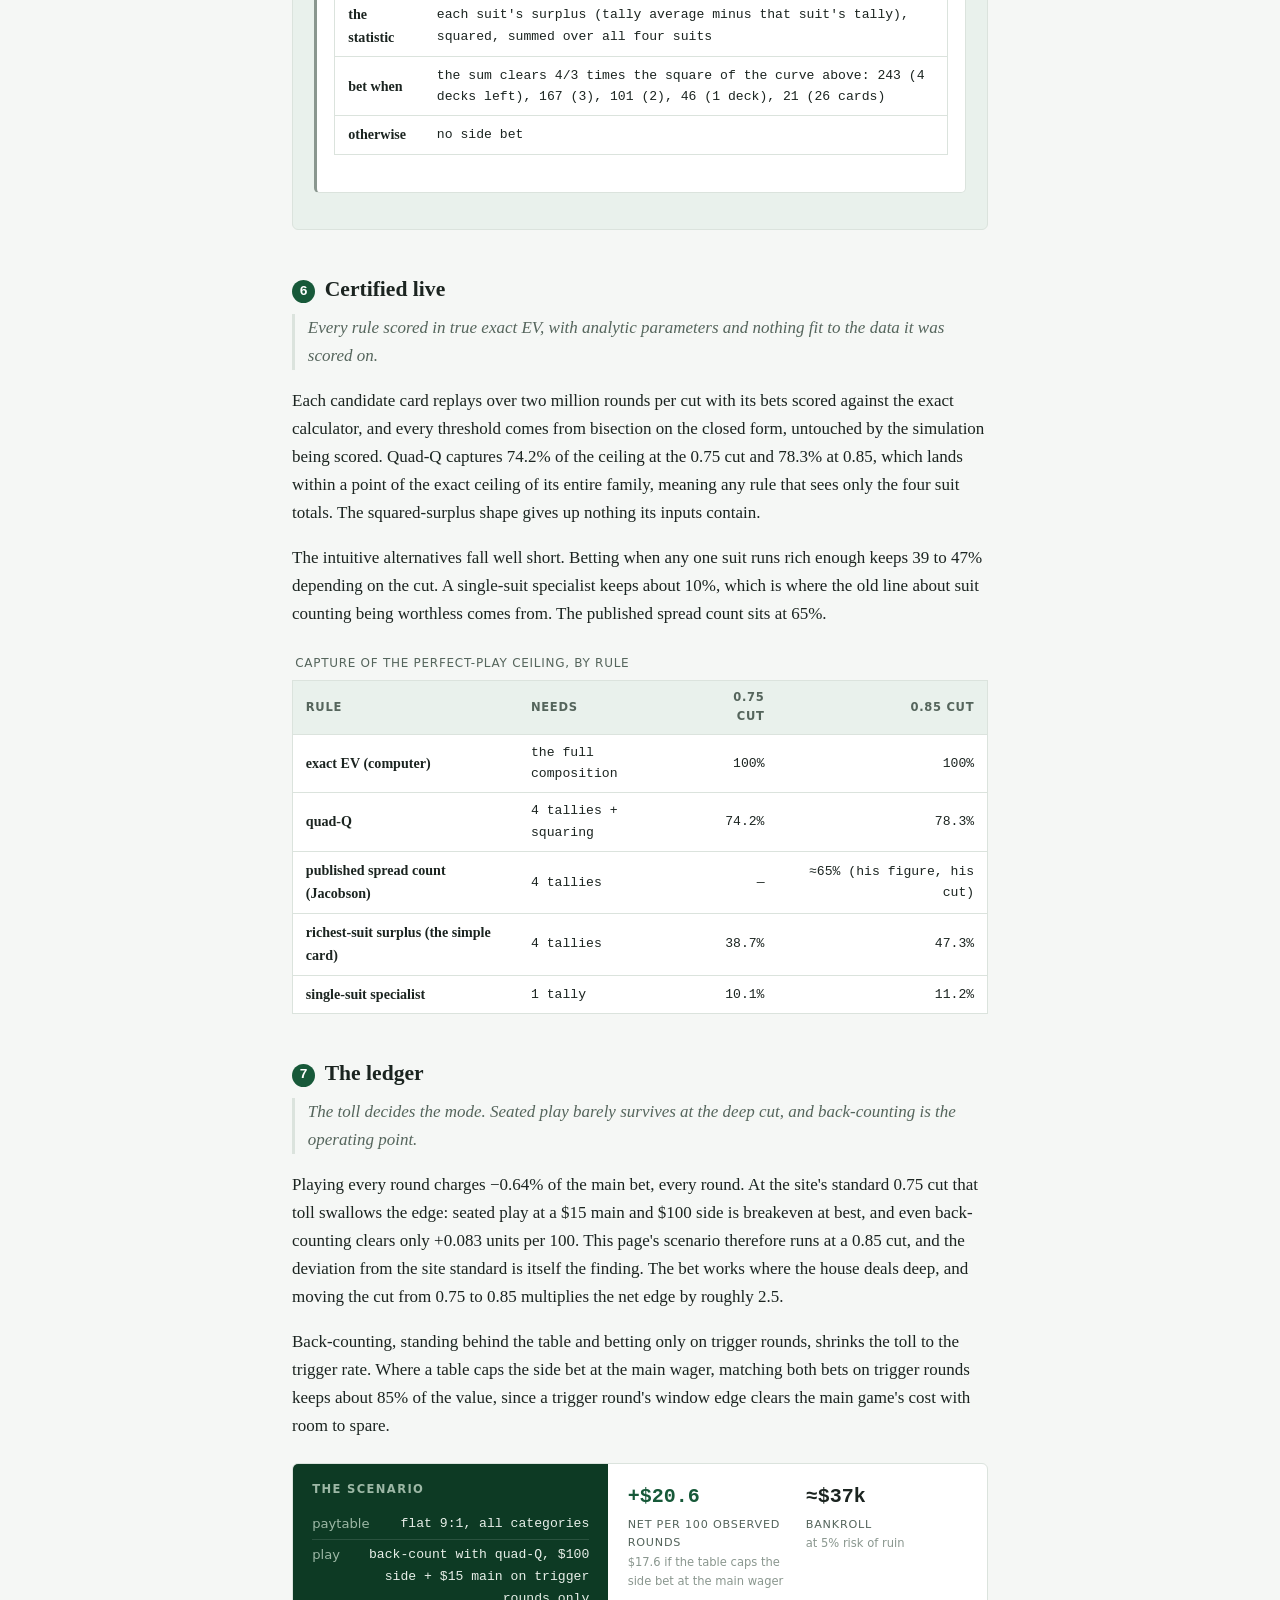
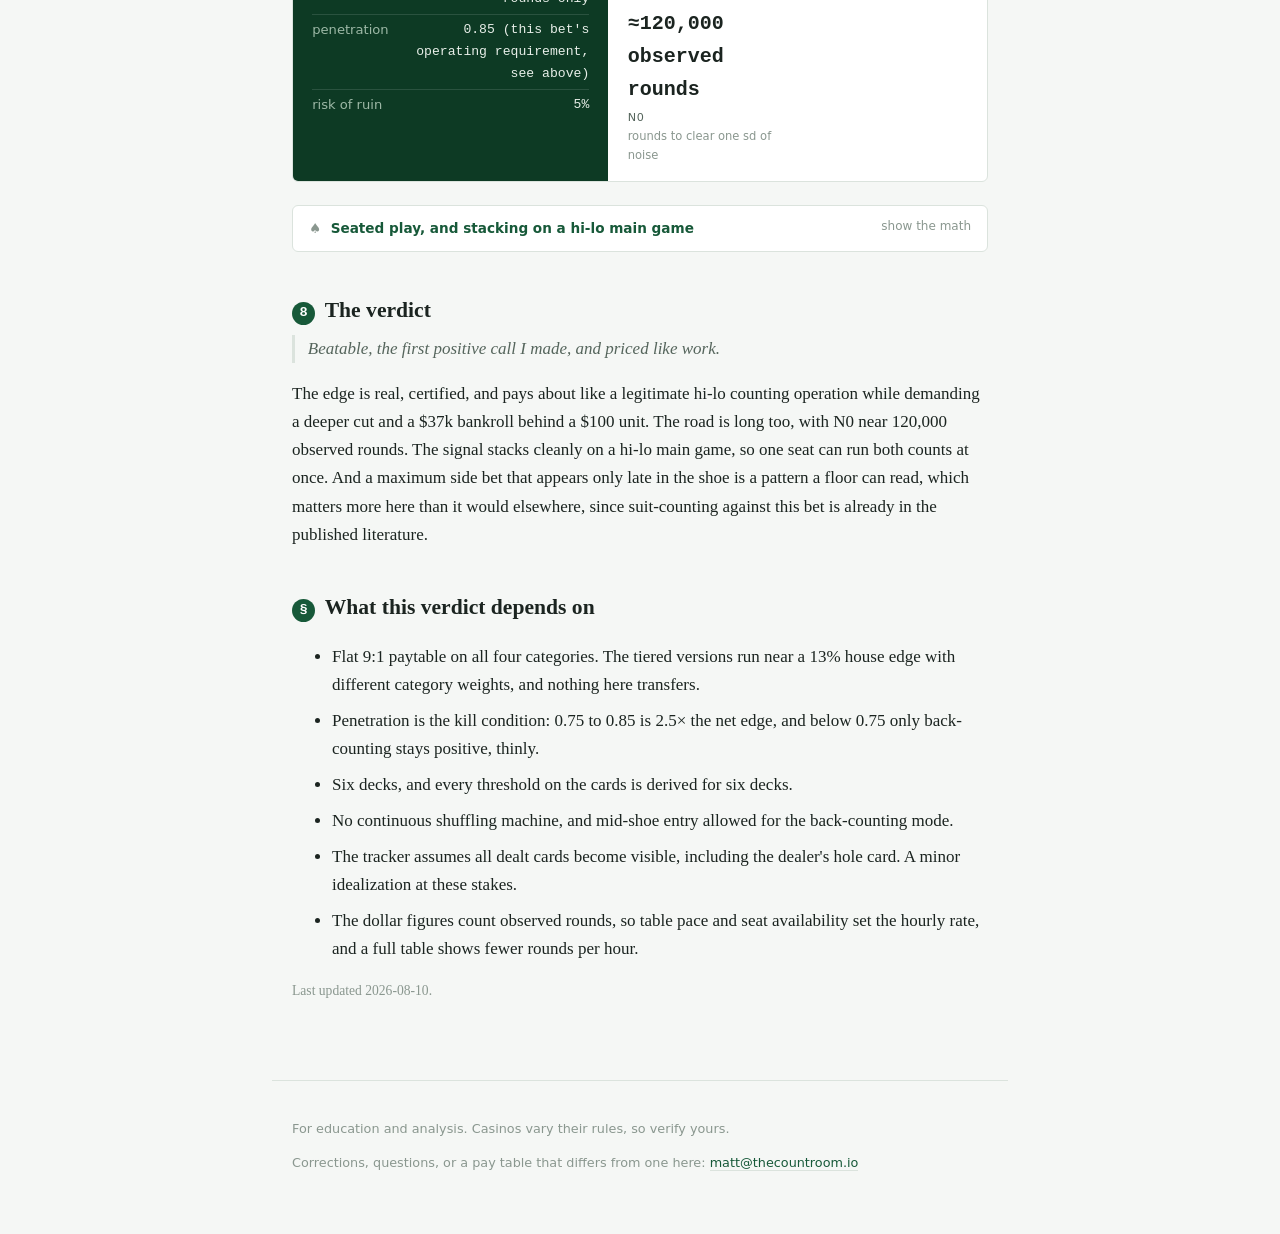
<file: bets/21-plus-3.html>
<!doctype html>
<html lang="en">
<head>
<meta charset="utf-8">
<meta name="viewport" content="width=device-width, initial-scale=1">
<title>21+3 · The Count Room</title>
<link rel="stylesheet" href="../style.css">
</head>
<body>
<nav class="top">
  <a class="brand" href="../index.html">The Count Room<span class="suit">&spades;</span></a>
  <span class="links"><a href="../toy.html">a quick example</a></span>
</nav>
<main>

<header class="bet-head">
  <p class="kicker">Blackjack, six decks, H17, flat 9:1 paytable · side bet</p>
  <h1>21+3</h1>
  <p class="subtitle">a side bet on blackjack paying 9:1 whenever your two cards and the dealer's upcard make a flush, straight, three of a kind, or straight flush</p>
  <p class="skip-link"><a href="#how-to-play">Just show me how to play &darr;</a></p>
  <div class="verdict verdict-beatable">
    <span class="chip chip-beatable">beatable</span><span class="chip-note"><span class="note-star">&starf;</span>unpublished count</span>
    <p class="verdict-headline">This bet can be beaten through the suits, and it was the first bet I found a real edge in. The edge is grind-scale, it needs a deep cut, and it only clears its costs for a back-counter betting trigger rounds alone.</p>
    <p>A 9:1 payout on three-card poker hands leaks through the suits. When one suit runs rich in the remaining shoe, flushes come easier, and the paytable pays enough for that to cross zero. The perfect-information ceiling is +0.276 units per 100 rounds per unit staked at a deep cut, and a four-tally human system keeps 78% of it.</p><p>The costs decide the rest. The side bet requires a live blackjack wager, so every observed round charges the main game's expectation to whoever sits through it. Back-counting, entering only on trigger rounds, keeps that toll near zero and is the operating mode. In the scenario below it clears about $21 per 100 rounds at a $100 unit on a $37k bankroll.</p>
  </div>
  <div class="stats"><div class="stat"><div class="stat-value">3.24%</div><div class="stat-label">house edge off the top</div><div class="stat-detail">exact enumeration, matching the published 3.239%</div></div><div class="stat"><div class="stat-value">suits, 71%</div><div class="stat-label">where the edge lives</div><div class="stat-detail">of the exploitable variance. Ranks carry about 19% and the rank-suit interaction is dead</div></div><div class="stat"><div class="stat-value">7.1%</div><div class="stat-label">window at a 0.85 cut</div><div class="stat-detail">of rounds positive, mean +3.9% per unit staked</div></div><div class="stat"><div class="stat-value">78.3%</div><div class="stat-label">capture, quad-Q</div><div class="stat-detail">of the perfect-play ceiling, scored in exact EV</div></div><div class="stat"><div class="stat-value">+$20.6</div><div class="stat-label">per 100 rounds</div><div class="stat-detail">back-counting at a $100 unit, scenario below</div></div><div class="stat"><div class="stat-value">≈$37k</div><div class="stat-label">bankroll (5% risk of ruin)</div><div class="stat-detail">at the operating scenario</div></div></div>
</header>
<section class="step" id="rules"><h2><span class="step-n">1</span>The rules, as data</h2><p class="headline">A flat 9:1 on the three-card poker hand made of your first two cards and the dealer's upcard.</p><p>21+3 settles on the three-card poker hand formed by your two cards and the dealer's upcard. The version priced here pays a flat 9 to 1 on any flush, straight, three of a kind, or straight flush, and loses otherwise. The host game is six-deck blackjack with the dealer hitting soft 17. The bet resolves on the deal, so the blackjack rules barely touch it. What matters is the composition of the shoe feeding those three cards.</p><p>Suits matter here, which makes this bet unusual among the ones on this site. Blackjack itself never cares about suits, so my card model collapses them, and settling this bet runs on the raw (rank, suit) stream the shoe already carries underneath. Tiered paytables sold under names like Xtreme pay by category, run near a 13% house edge, and price completely differently. Nothing on this page transfers to them.</p></section><section class="step" id="gate"><h2><span class="step-n">2</span>The published-figure gate</h2><p class="headline">The exact calculator matches the published house edge and, independently, the published perfect-play ceiling.</p><div class="pills"><h4>against the published record</h4><a class="pill" href="https://wizardofodds.com/games/blackjack/side-bets/21plus3/" target="_blank" rel="noopener"><span class="pill-mark">&check;</span><span class="pill-label">house edge 3.2386% vs the published 3.24%</span><span class="pill-src">Wizard of Odds</span></a><a class="pill" href="http://www.bjinsider.com/newsletter_164_side.shtml" target="_blank" rel="noopener"><span class="pill-mark">&check;</span><span class="pill-label">perfect-play ceiling 0.269–0.276u/100 vs 0.2748 published, from unrelated code</span><span class="pill-src">Jacobson, BJInsider 164</span></a><span class="pill pill-unpublished"><span class="pill-mark">&starf;</span><span class="pill-label">quad-Q is unpublished, and keeps 78.3% of the ceiling where the published count keeps 64.7% on the same game</span><span class="pill-src">as far as I can find</span></span></div><p>The fresh-shoe house edge computes exactly from the six-deck composition: 3.2386%. Eliot Jacobson's published analysis of the same game quotes 3.239%. His study also ran one hundred million shoes of computer-perfect play at a cut of 260 cards and reported a ceiling of 0.2748 units per 100 hands, and my exact ceiling at the nearest measured cut reads 0.269 to 0.276 units per 100 rounds. Two pipelines with no shared code landing inside each other's noise is the strongest kind of check I can run.</p><p>Calibration ran in the other direction too. Over three million rounds at the deep cut, realized results regressed on the pre-deal prediction give a slope of 1.034 ± 0.071 across bins spanning −13% to +9%, so the closed-form calculator prices depleted shoes correctly end to end.</p></section><section class="step" id="oracle"><h2><span class="step-n">3</span>The oracle</h2><p class="headline">This bet gets the full oracle: an exact EV formula at any shoe composition, evaluated before every deal.</p><p>The three-card category probabilities are polynomials in the per-(rank, suit) counts of the remaining shoe, so the exact EV has a closed form and evaluates before every round. The ceiling, betting exactly when that number is positive, reads +0.115 units per 100 rounds at a 0.75 cut and +0.276 at 0.85. The window at the deep cut is 7.1% of rounds at a mean of +3.88% per unit.</p><p>The signal lives late. The fraction of positive rounds runs 3.6% with three decks left, 12.5% at two, 25.1% at one, and 28.8% at half a deck, where the mean positive edge reaches +7.5%. Everything about operating this bet follows from that depth profile.</p></section><section class="step" id="dataset"><h2><span class="step-n">4</span>The state dataset</h2><p class="headline">Six million recorded rounds. The side-bet signal is nearly orthogonal to the blackjack count, and the main game charges rent.</p><p>Each recorded round banks the exact pre-deal EV next to the hi-lo true count and the depth. The correlation between the two signals is −0.07 to −0.09, so 21+3 windows and blackjack windows almost never collide. A counter running a hi-lo main game can stack this bet on top, and the pairing even replaces this bet's biggest cost with a positive leg.</p><p>That cost needs naming early because every later number carries it. The side bet requires a live blackjack wager, and basic strategy on this game runs −0.64% per round. Sitting through 100 rounds to catch seven windows pays the main-bet toll 100 times. The toll, and the two ways around it, shape the whole ledger.</p></section><section class="step" id="fit"><h2><span class="step-n">5</span>The fit, and the count</h2><p class="headline">Suits carry 71% of the signal, ranks about 19%, and their interaction nothing. The value is a second moment, so the count is a sum of squares.</p><p>The category identities evaluate on fractional compositions, so each round's EV excess over a balanced shoe at the same depth decomposes exactly into a suit term, a rank term, and their interaction. Variance shares at the standard cut: suit 70 to 72%, rank 17 to 21%, interaction under 0.2%. The straight-flush cross term a 9:1 paytable could in principle reward measures dead. A computer betting on the suit-plus-rank sum recovers 99.8% of the ceiling.</p><p>The suit term has a structure no linear count can carry. A flush wants any one suit rich, and richness in spades pays the same as richness in hearts, so the value is symmetric in the four suits and quadratic in their surpluses. This is the site's clean example of the escalation clause in step five: the residual isn't a missing tag, it's a missing square. The human statistic that matches the structure is the sum over suits of the squared surplus, and its threshold curve comes out analytically, by bisection on the closed-form EV, with nothing fit to simulation.</p><p>Ranks add a little. The best static linear rank count on top of the four suit tallies buys about six more points of capture, at the price of a second 13-tag running count. The remaining fifth of the ceiling needs the full quadratic rank term, and that is computer territory.</p><p>The simple card in the box below shares its bookkeeping with Jacobson's published system, which tracks the spread between the fattest and thinnest suit, true-counted, and which he reports at 0.1777 units per 100 hands, about 65% of the ceiling. His article gives the count's shape and its return and stops short of printing the betting threshold, so the card below bets on the richest suit's surplus instead, using the threshold curve I derived analytically. Its certified capture is 47.3% at the deep cut, quad-Q reads 78.3% on the same shoes, and his published figure sits between them.</p><details class="math"><summary>Why one rich suit is only half the value</summary><div class="math-body"><p>The obvious rule, bet when some suit is rich enough, watches the maximum surplus. The sum of squares also fires on shoes where two suits are moderately rich at once, and those states carry roughly half the suit value. That single difference is most of the gap between the simple card's 47% and quad-Q's 78%. The quad-Q threshold, 4/3 times the squared single-suit threshold, comes from the analytic boundary of the one-rich-suit case, and scoring shows the shape approximation costs nothing measurable against the exact four-suit family bound.</p></div></details></section><section class="step how-to-play" id="how-to-play"><h2><span class="step-n">&spades;</span>How to play it</h2><p class="headline">Both cards share one bookkeeping job: four tallies of cards seen, one per suit. Pick one of the two below and play that one. The simple card is the published shape and keeps 64.7% of the ceiling. The quad-Q card keeps 78.3% and asks you to square four numbers at table pace, which is real work for about a fifth more of the edge, so most people should take the simple one.</p><div class="play-option option-pick"><h3><span class="option-n">Option 1</span>The simple card</h3><p class="option-tagline">The published shape, and the one to actually carry. Keeps 64.7% of the ceiling.</p><div class="table-scroll"><table><caption>What to keep, and when to bet</caption><thead><tr><th class="al">when</th><th class="al">action</th></tr></thead><tbody><tr><th class="al">every card you see</th><td class="al">add one to its suit's tally</td></tr><tr><th class="al">the statistic</th><td class="al">average of the four tallies, minus the smallest tally (the richest suit's surplus)</td></tr><tr><th class="al">bet when</th><td class="al">the surplus clears the curve below for the cards still in the shoe</td></tr><tr><th class="al">otherwise</th><td class="al">no side bet</td></tr></tbody></table></div><div class="table-scroll"><table class="wide"><caption>The betting curve: surplus needed, by cards left in the shoe</caption><thead><tr><th class="al">cards left</th><th class="ar">208 (4 decks)</th><th class="ar">156 (3 decks)</th><th class="ar">104 (2 decks)</th><th class="ar">52 (1 deck)</th><th class="ar">26</th></tr></thead><tbody><tr><th class="al">surplus to bet</th><td class="ar">13.5</td><td class="ar">11.2</td><td class="ar">8.7</td><td class="ar">5.9</td><td class="ar">4.0</td></tr></tbody></table></div></div><div class="play-option"><h3><span class="option-n">Option 2</span>The quad-Q card<span class="chip-note"><span class="note-star">&diams;</span>difficult count</span></h3><p class="option-tagline">Same four tallies, squared. Keeps 78.3% of the ceiling, and needs mental arithmetic on every decision.</p><div class="table-scroll"><table><caption>What to keep, and when to bet</caption><thead><tr><th class="al">when</th><th class="al">action</th></tr></thead><tbody><tr><th class="al">the statistic</th><td class="al">each suit's surplus (tally average minus that suit's tally), squared, summed over all four suits</td></tr><tr><th class="al">bet when</th><td class="al">the sum clears 4/3 times the square of the curve above: 243 (4 decks left), 167 (3), 101 (2), 46 (1 deck), 21 (26 cards)</td></tr><tr><th class="al">otherwise</th><td class="al">no side bet</td></tr></tbody></table></div></div></section><section class="step" id="certify"><h2><span class="step-n">6</span>Certified live</h2><p class="headline">Every rule scored in true exact EV, with analytic parameters and nothing fit to the data it was scored on.</p><p>Each candidate card replays over two million rounds per cut with its bets scored against the exact calculator, and every threshold comes from bisection on the closed form, untouched by the simulation being scored. Quad-Q captures 74.2% of the ceiling at the 0.75 cut and 78.3% at 0.85, which lands within a point of the exact ceiling of its entire family, meaning any rule that sees only the four suit totals. The squared-surplus shape gives up nothing its inputs contain.</p><p>The intuitive alternatives fall well short. Betting when any one suit runs rich enough keeps 39 to 47% depending on the cut. A single-suit specialist keeps about 10%, which is where the old line about suit counting being worthless comes from. The published spread count sits at 65%.</p><div class="table-scroll"><table><caption>Capture of the perfect-play ceiling, by rule</caption><thead><tr><th class="al">rule</th><th class="al">needs</th><th class="ar">0.75 cut</th><th class="ar">0.85 cut</th></tr></thead><tbody><tr><th class="al">exact EV (computer)</th><td class="al">the full composition</td><td class="ar">100%</td><td class="ar">100%</td></tr><tr><th class="al">quad-Q</th><td class="al">4 tallies + squaring</td><td class="ar">74.2%</td><td class="ar">78.3%</td></tr><tr><th class="al">published spread count (Jacobson)</th><td class="al">4 tallies</td><td class="ar">—</td><td class="ar">≈65% (his figure, his cut)</td></tr><tr><th class="al">richest-suit surplus (the simple card)</th><td class="al">4 tallies</td><td class="ar">38.7%</td><td class="ar">47.3%</td></tr><tr><th class="al">single-suit specialist</th><td class="al">1 tally</td><td class="ar">10.1%</td><td class="ar">11.2%</td></tr></tbody></table></div></section><section class="step" id="ledger"><h2><span class="step-n">7</span>The ledger</h2><p class="headline">The toll decides the mode. Seated play barely survives at the deep cut, and back-counting is the operating point.</p><p>Playing every round charges −0.64% of the main bet, every round. At the site's standard 0.75 cut that toll swallows the edge: seated play at a $15 main and $100 side is breakeven at best, and even back-counting clears only +0.083 units per 100. This page's scenario therefore runs at a 0.85 cut, and the deviation from the site standard is itself the finding. The bet works where the house deals deep, and moving the cut from 0.75 to 0.85 multiplies the net edge by roughly 2.5.</p><p>Back-counting, standing behind the table and betting only on trigger rounds, shrinks the toll to the trigger rate. Where a table caps the side bet at the main wager, matching both bets on trigger rounds keeps about 85% of the value, since a trigger round's window edge clears the main game's cost with room to spare.</p><div class="scenario"><div class="sc-side"><h4>the scenario</h4><div class="sc-row"><span class="sc-label">paytable</span><span class="sc-value">flat 9:1, all categories</span></div><div class="sc-row"><span class="sc-label">play</span><span class="sc-value">back-count with quad-Q, $100 side + $15 main on trigger rounds only</span></div><div class="sc-row"><span class="sc-label">penetration</span><span class="sc-value">0.85 (this bet's operating requirement, see above)</span></div><div class="sc-row"><span class="sc-label">risk of ruin</span><span class="sc-value">5%</span></div></div><div class="sc-results"><div class="sc-out"><div class="sc-out-value pos">+$20.6</div><div class="sc-out-label">net per 100 observed rounds</div><div class="sc-out-detail">$17.6 if the table caps the side bet at the main wager</div></div><div class="sc-out"><div class="sc-out-value">≈$37k</div><div class="sc-out-label">bankroll</div><div class="sc-out-detail">at 5% risk of ruin</div></div><div class="sc-out"><div class="sc-out-value">≈120,000 observed rounds</div><div class="sc-out-label">N0</div><div class="sc-out-detail">rounds to clear one sd of noise</div></div></div></div><details class="math"><summary>Seated play, and stacking on a hi-lo main game</summary><div class="math-body"><p>Seated at the deep cut with a $15 main and $100 side, the net is +0.115 units per 100 rounds, about $11.5, and the breakeven stake ratio at the standard cut is side:main above 7.4:1, which typical limits don't offer. The stronger configuration replaces the toll outright: run hi-lo on the main game and quad-Q on the side. The two signals correlate at −0.08, their windows rarely collide, and the incomes add.</p></div></details></section><section class="step" id="verdict"><h2><span class="step-n">8</span>The verdict</h2><p class="headline">Beatable, the first positive call I made, and priced like work.</p><p>The edge is real, certified, and pays about like a legitimate hi-lo counting operation while demanding a deeper cut and a $37k bankroll behind a $100 unit. The road is long too, with N0 near 120,000 observed rounds. The signal stacks cleanly on a hi-lo main game, so one seat can run both counts at once. And a maximum side bet that appears only late in the shoe is a pattern a floor can read, which matters more here than it would elsewhere, since suit-counting against this bet is already in the published literature.</p></section>

<section class="step" id="conditions">
  <h2><span class="step-n">&sect;</span>What this verdict depends on</h2>
  <ul class="conditions"><li>Flat 9:1 paytable on all four categories. The tiered versions run near a 13% house edge with different category weights, and nothing here transfers.</li><li>Penetration is the kill condition: 0.75 to 0.85 is 2.5× the net edge, and below 0.75 only back-counting stays positive, thinly.</li><li>Six decks, and every threshold on the cards is derived for six decks.</li><li>No continuous shuffling machine, and mid-shoe entry allowed for the back-counting mode.</li><li>The tracker assumes all dealt cards become visible, including the dealer's hole card. A minor idealization at these stakes.</li><li>The dollar figures count observed rounds, so table pace and seat availability set the hourly rate, and a full table shows fewer rounds per hour.</li></ul>
  <p class="updated">Last updated 2026-08-10.</p>
</section>

</main>
<footer>
  <p>For education and analysis. Casinos vary their rules, so verify yours.</p>
  <p>Corrections, questions, or a pay table that differs from one here:
     <a href="mailto:matt@thecountroom.io">matt@thecountroom.io</a></p>
</footer>
</body>
</html>
</file>
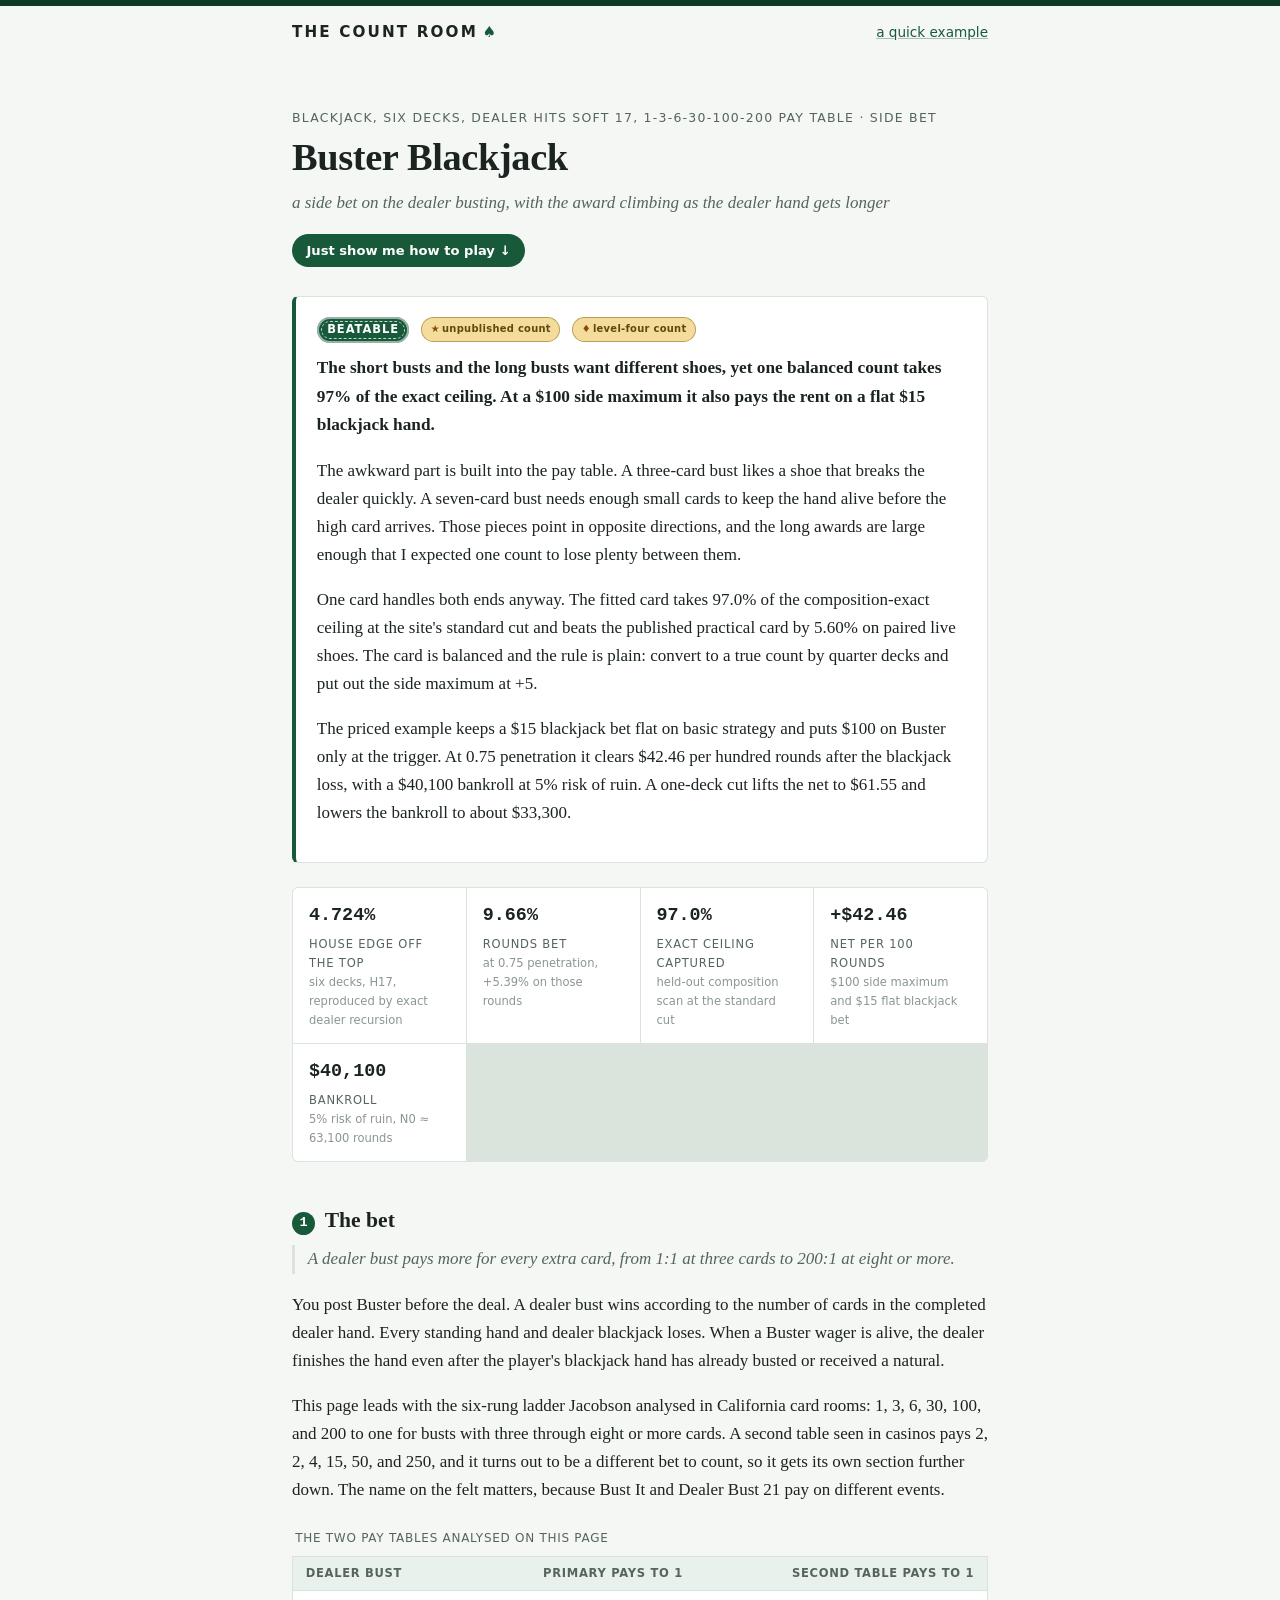
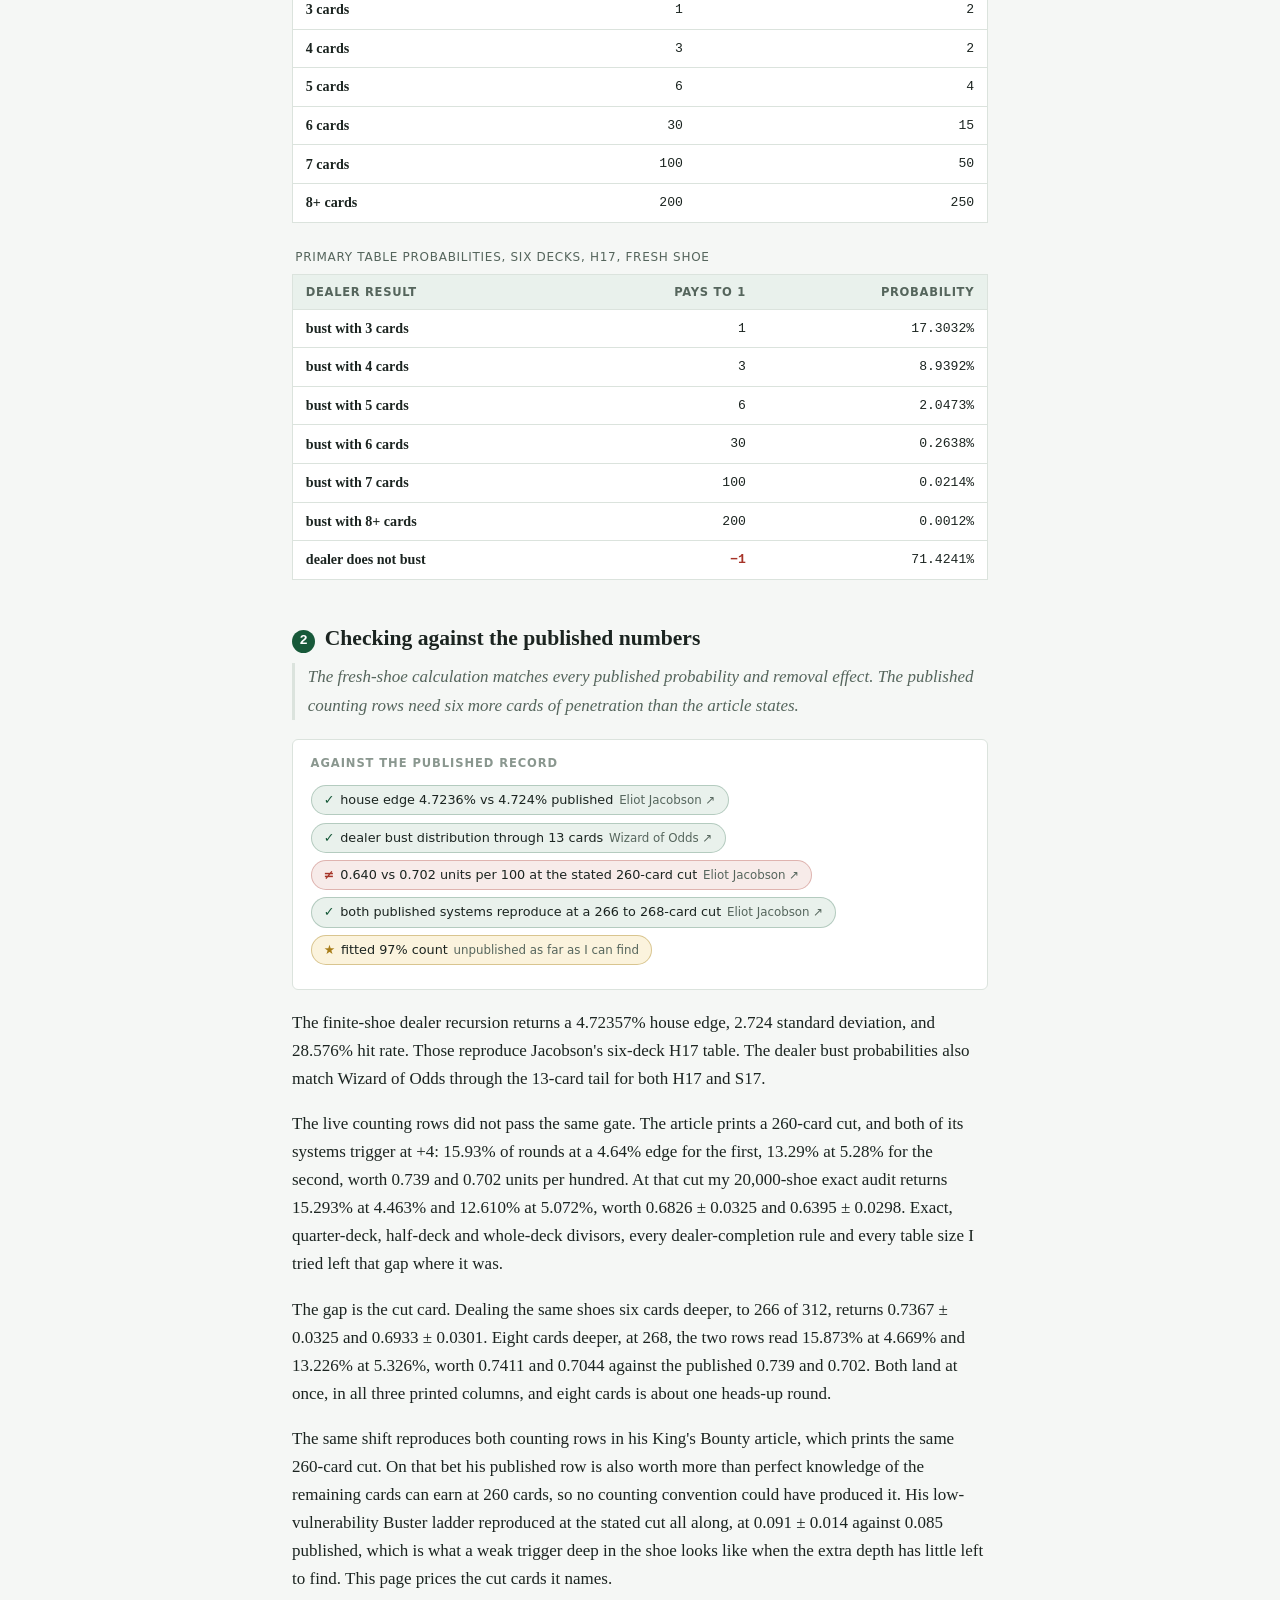
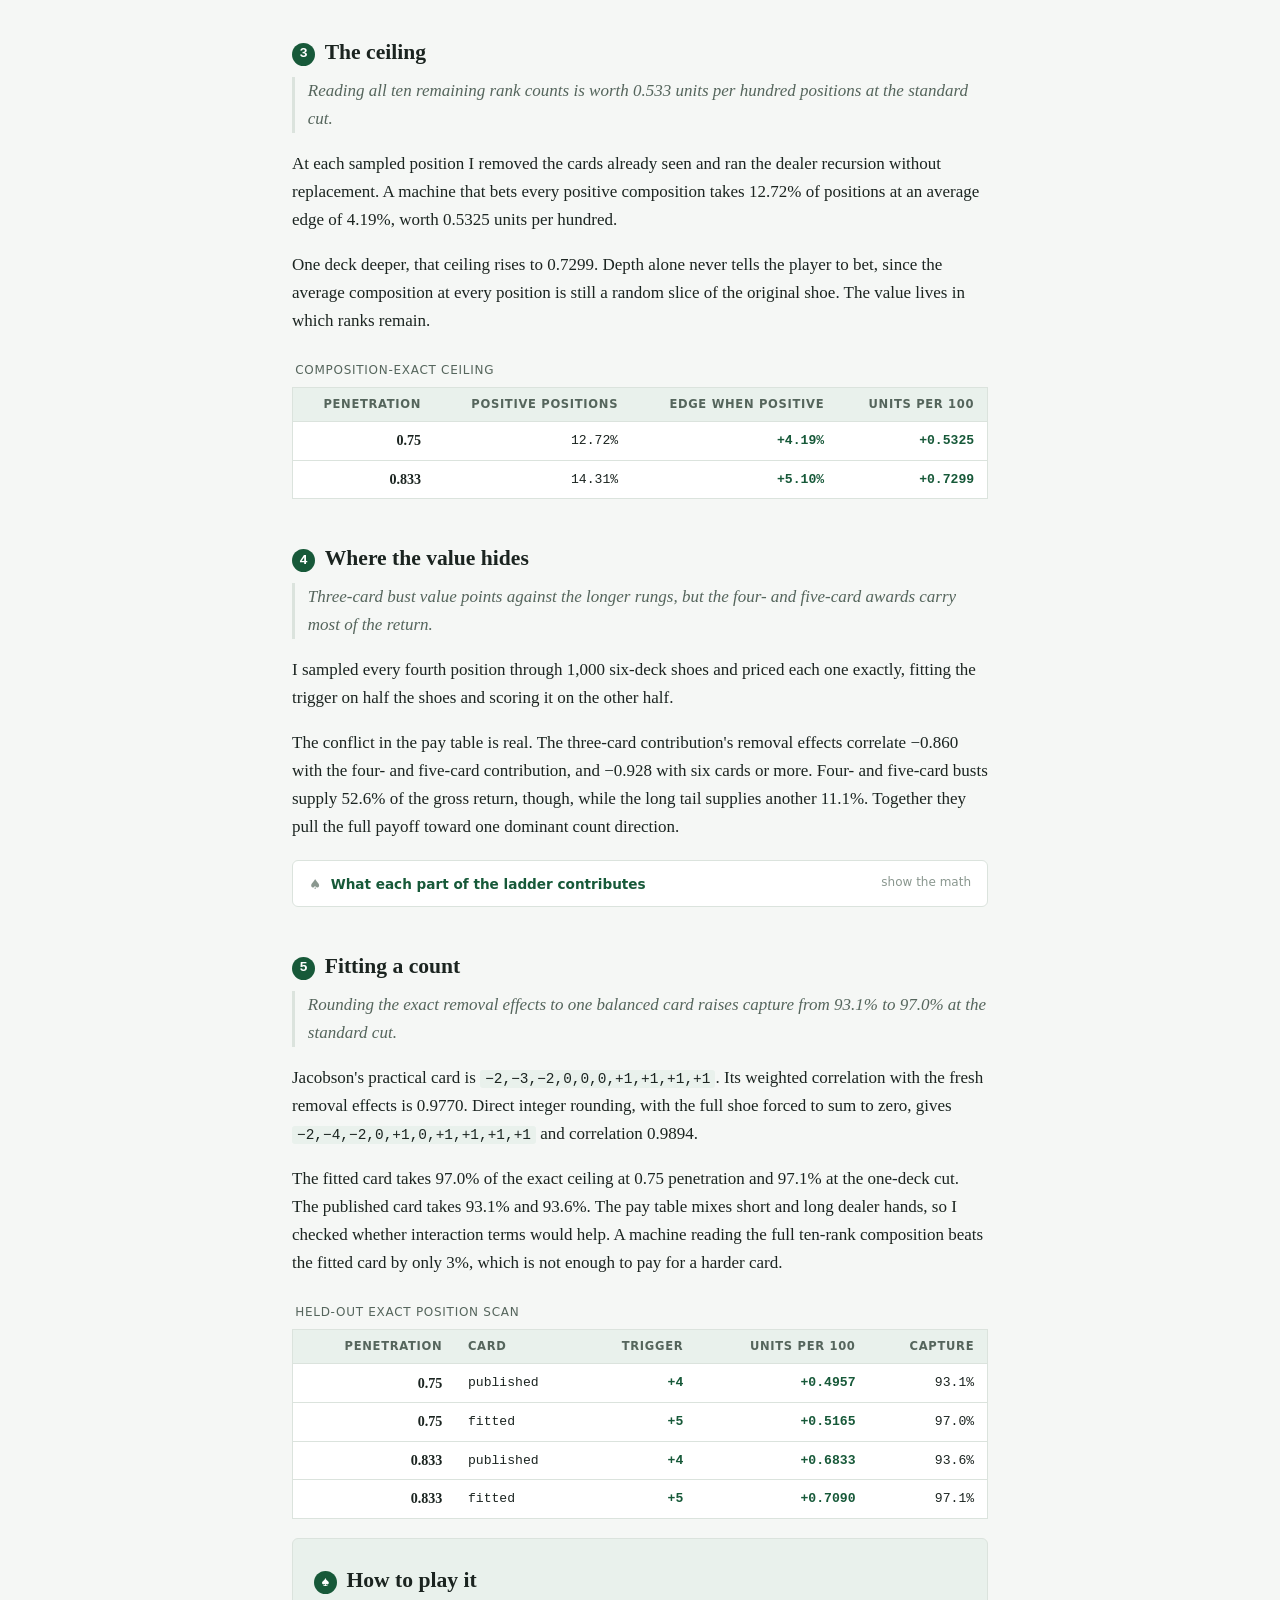
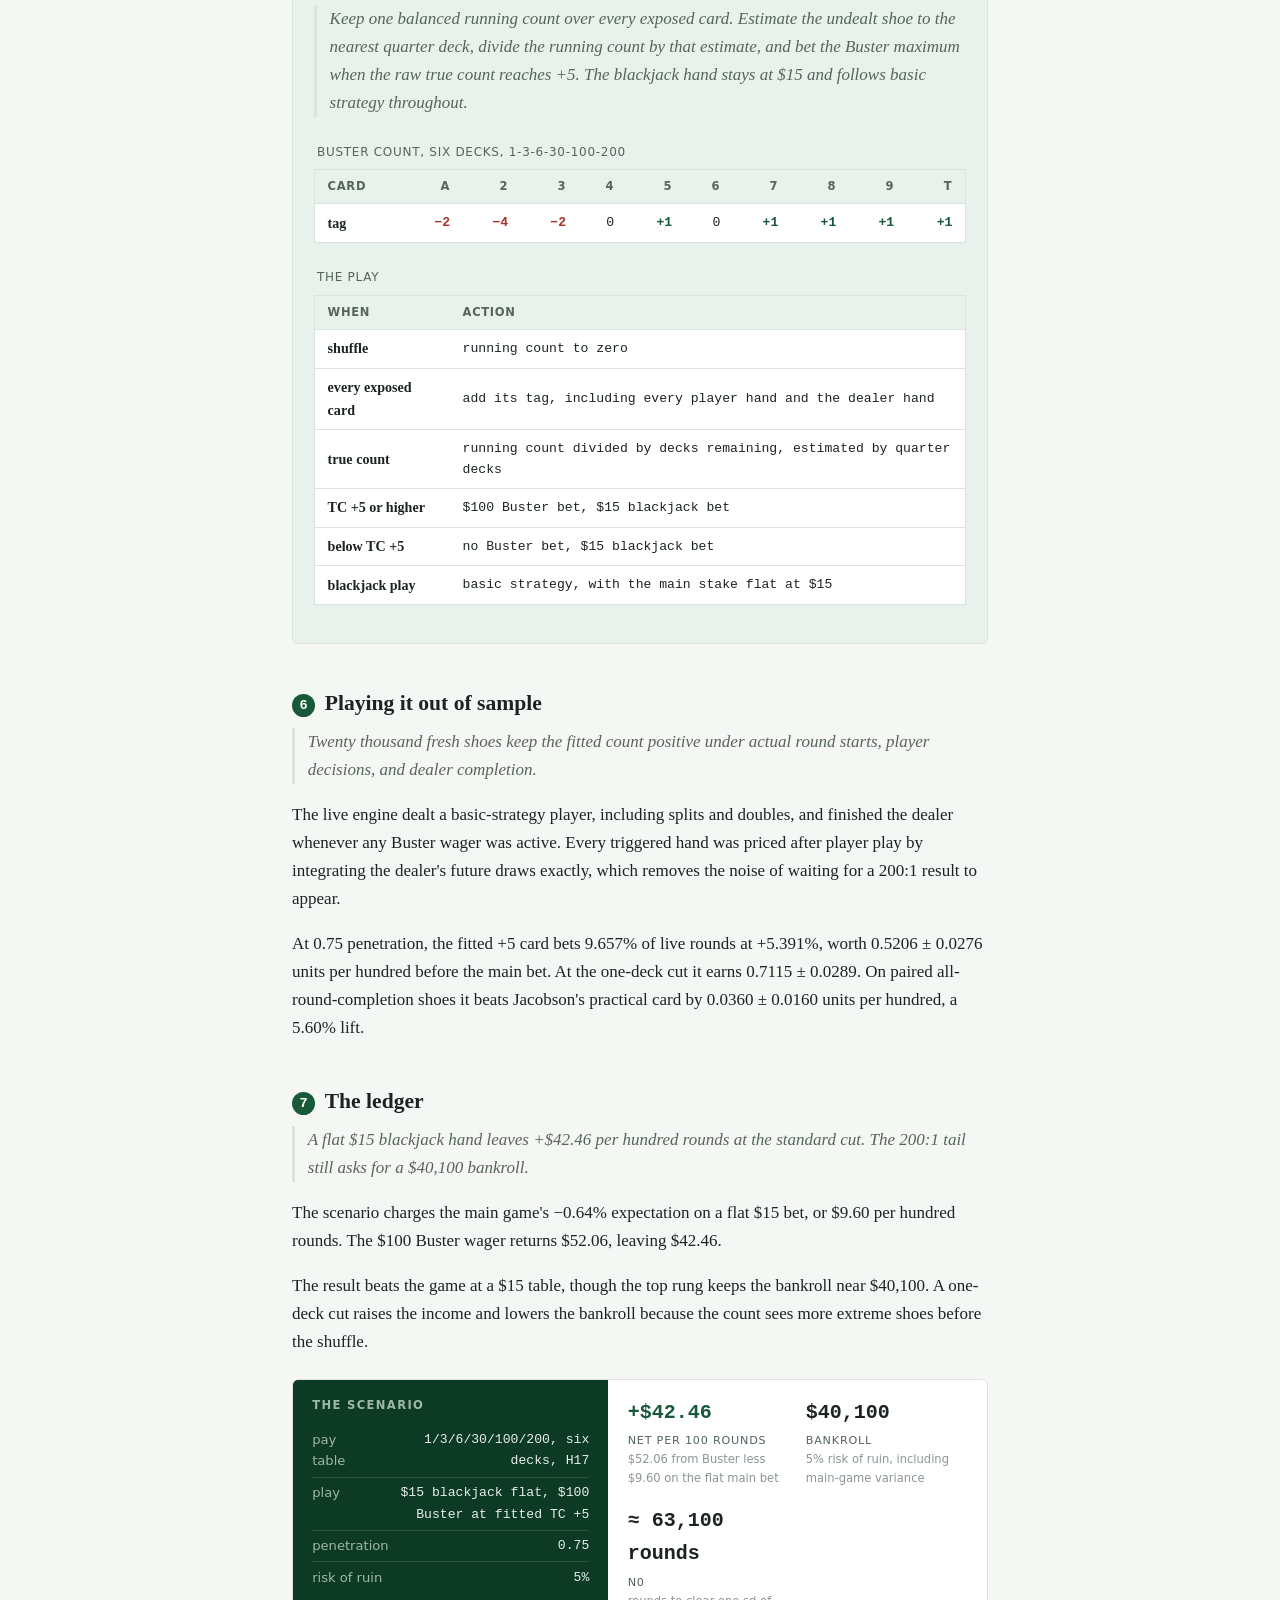
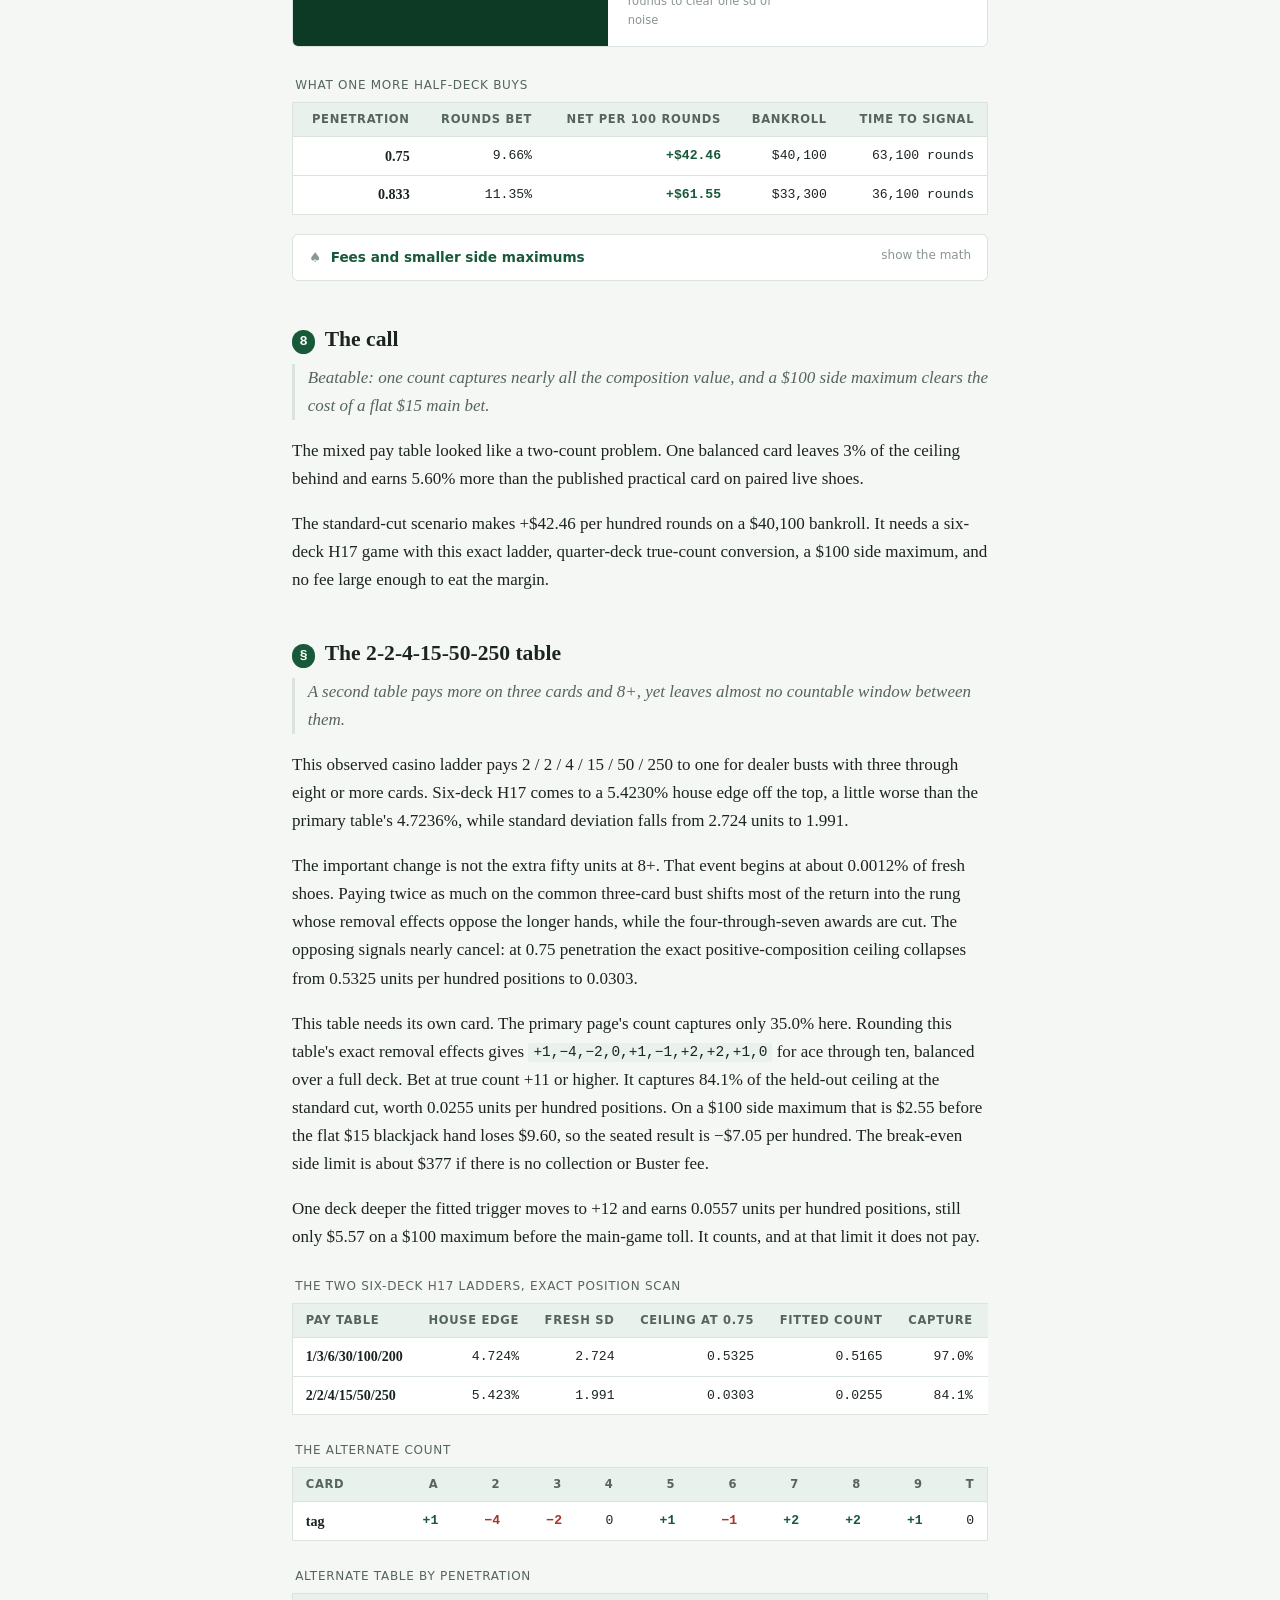
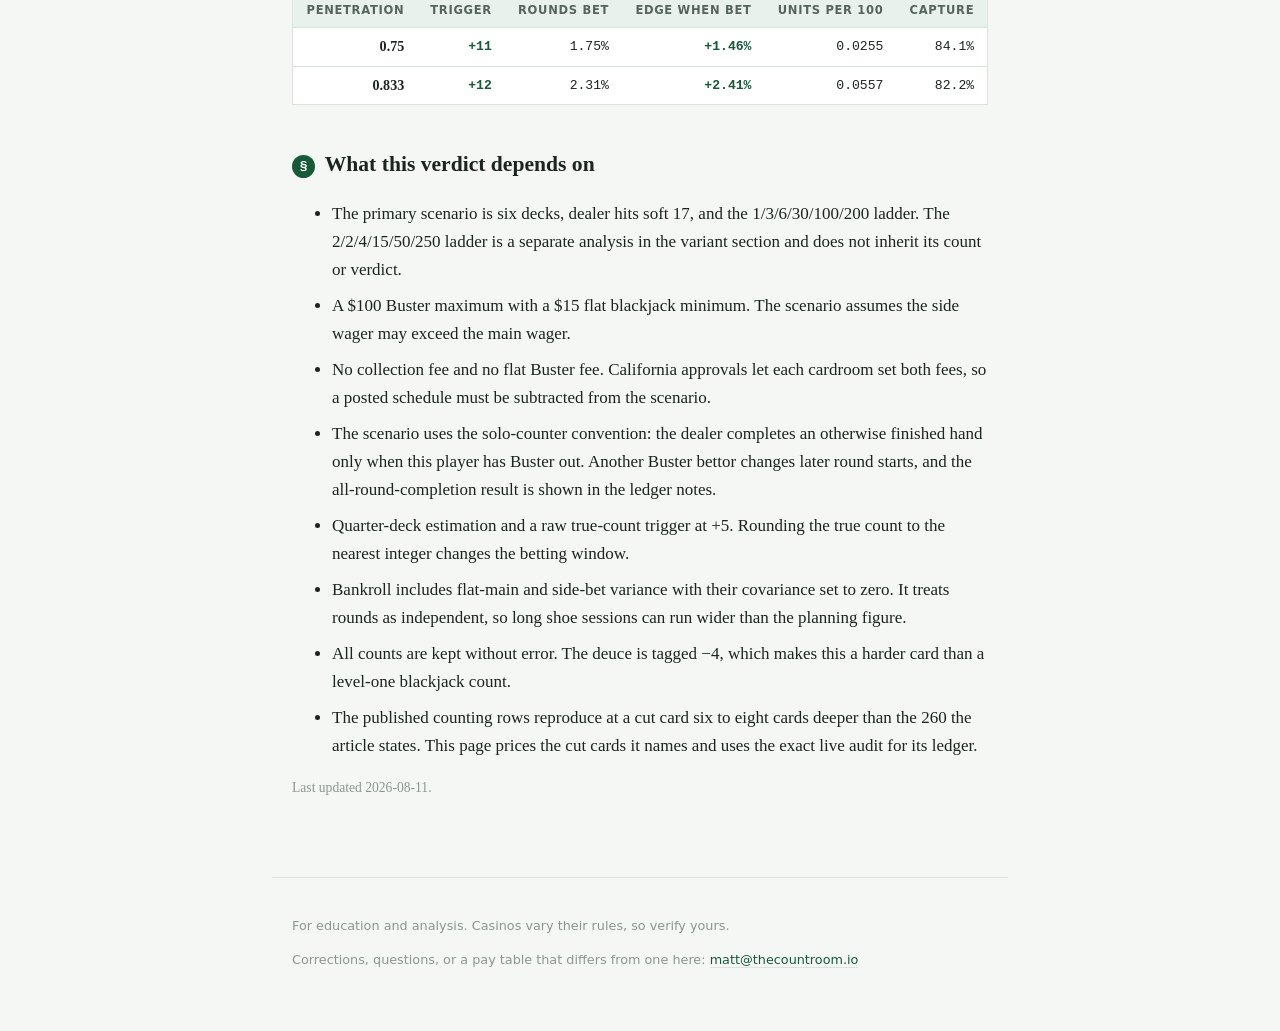
<file: bets/buster-blackjack.html>
<!doctype html>
<html lang="en">
<head>
<meta charset="utf-8">
<meta name="viewport" content="width=device-width, initial-scale=1">
<title>Buster Blackjack · The Count Room</title>
<link rel="stylesheet" href="../style.css">
</head>
<body>
<nav class="top">
  <a class="brand" href="../index.html">The Count Room<span class="suit">&spades;</span></a>
  <span class="links"><a href="../toy.html">a quick example</a></span>
</nav>
<main>

<header class="bet-head">
  <p class="kicker">Blackjack, six decks, dealer hits soft 17, 1-3-6-30-100-200 pay table · side bet</p>
  <h1>Buster Blackjack</h1>
  <p class="subtitle">a side bet on the dealer busting, with the award climbing as the dealer hand gets longer</p>
  <p class="skip-link"><a href="#how-to-play">Just show me how to play &darr;</a></p>
  <div class="verdict verdict-beatable">
    <span class="chip chip-beatable">beatable</span><span class="chip-note"><span class="note-star">&starf;</span>unpublished count</span><span class="chip-note"><span class="note-star">&diams;</span>level-four count</span>
    <p class="verdict-headline">The short busts and the long busts want different shoes, yet one balanced count takes 97% of the exact ceiling. At a $100 side maximum it also pays the rent on a flat $15 blackjack hand.</p>
    <p>The awkward part is built into the pay table. A three-card bust likes a shoe that breaks the dealer quickly. A seven-card bust needs enough small cards to keep the hand alive before the high card arrives. Those pieces point in opposite directions, and the long awards are large enough that I expected one count to lose plenty between them.</p><p>One card handles both ends anyway. The fitted card takes 97.0% of the composition-exact ceiling at the site's standard cut and beats the published practical card by 5.60% on paired live shoes. The card is balanced and the rule is plain: convert to a true count by quarter decks and put out the side maximum at +5.</p><p>The priced example keeps a $15 blackjack bet flat on basic strategy and puts $100 on Buster only at the trigger. At 0.75 penetration it clears $42.46 per hundred rounds after the blackjack loss, with a $40,100 bankroll at 5% risk of ruin. A one-deck cut lifts the net to $61.55 and lowers the bankroll to about $33,300.</p>
  </div>
  <div class="stats"><div class="stat"><div class="stat-value">4.724%</div><div class="stat-label">house edge off the top</div><div class="stat-detail">six decks, H17, reproduced by exact dealer recursion</div></div><div class="stat"><div class="stat-value">9.66%</div><div class="stat-label">rounds bet</div><div class="stat-detail">at 0.75 penetration, +5.39% on those rounds</div></div><div class="stat"><div class="stat-value">97.0%</div><div class="stat-label">exact ceiling captured</div><div class="stat-detail">held-out composition scan at the standard cut</div></div><div class="stat"><div class="stat-value">+$42.46</div><div class="stat-label">net per 100 rounds</div><div class="stat-detail">$100 side maximum and $15 flat blackjack bet</div></div><div class="stat"><div class="stat-value">$40,100</div><div class="stat-label">bankroll</div><div class="stat-detail">5% risk of ruin, N0 ≈ 63,100 rounds</div></div></div>
</header>
<section class="step" id="rules"><h2><span class="step-n">1</span>The bet</h2><p class="headline">A dealer bust pays more for every extra card, from 1:1 at three cards to 200:1 at eight or more.</p><p>You post Buster before the deal. A dealer bust wins according to the number of cards in the completed dealer hand. Every standing hand and dealer blackjack loses. When a Buster wager is alive, the dealer finishes the hand even after the player's blackjack hand has already busted or received a natural.</p><p>This page leads with the six-rung ladder Jacobson analysed in California card rooms: 1, 3, 6, 30, 100, and 200 to one for busts with three through eight or more cards. A second table seen in casinos pays 2, 2, 4, 15, 50, and 250, and it turns out to be a different bet to count, so it gets its own section further down. The name on the felt matters, because Bust It and Dealer Bust 21 pay on different events.</p><div class="table-scroll"><table><caption>The two pay tables analysed on this page</caption><thead><tr><th class="al">dealer bust</th><th class="ar">primary pays to 1</th><th class="ar">second table pays to 1</th></tr></thead><tbody><tr><th class="al">3 cards</th><td class="ar">1</td><td class="ar">2</td></tr><tr><th class="al">4 cards</th><td class="ar">3</td><td class="ar">2</td></tr><tr><th class="al">5 cards</th><td class="ar">6</td><td class="ar">4</td></tr><tr><th class="al">6 cards</th><td class="ar">30</td><td class="ar">15</td></tr><tr><th class="al">7 cards</th><td class="ar">100</td><td class="ar">50</td></tr><tr><th class="al">8+ cards</th><td class="ar">200</td><td class="ar">250</td></tr></tbody></table></div><div class="table-scroll"><table><caption>Primary table probabilities, six decks, H17, fresh shoe</caption><thead><tr><th class="al">dealer result</th><th class="ar">pays to 1</th><th class="ar">probability</th></tr></thead><tbody><tr><th class="al">bust with 3 cards</th><td class="ar">1</td><td class="ar">17.3032%</td></tr><tr><th class="al">bust with 4 cards</th><td class="ar">3</td><td class="ar">8.9392%</td></tr><tr><th class="al">bust with 5 cards</th><td class="ar">6</td><td class="ar">2.0473%</td></tr><tr><th class="al">bust with 6 cards</th><td class="ar">30</td><td class="ar">0.2638%</td></tr><tr><th class="al">bust with 7 cards</th><td class="ar">100</td><td class="ar">0.0214%</td></tr><tr><th class="al">bust with 8+ cards</th><td class="ar">200</td><td class="ar">0.0012%</td></tr><tr><th class="al">dealer does not bust</th><td class="ar neg">−1</td><td class="ar">71.4241%</td></tr></tbody></table></div></section><section class="step" id="gate"><h2><span class="step-n">2</span>Checking against the published numbers</h2><p class="headline">The fresh-shoe calculation matches every published probability and removal effect. The published counting rows need six more cards of penetration than the article states.</p><div class="pills"><h4>against the published record</h4><a class="pill" href="https://www.888casino.com/blog/side-bets/card-counting-the-buster-blackjack-side-bet-6-decks" target="_blank" rel="noopener"><span class="pill-mark">&check;</span><span class="pill-label">house edge 4.7236% vs 4.724% published</span><span class="pill-src">Eliot Jacobson</span></a><a class="pill" href="https://wizardofodds.com/games/blackjack/side-bets/21-to-the-river/" target="_blank" rel="noopener"><span class="pill-mark">&check;</span><span class="pill-label">dealer bust distribution through 13 cards</span><span class="pill-src">Wizard of Odds</span></a><a class="pill pill-dispute" href="https://www.888casino.com/blog/side-bets/card-counting-the-buster-blackjack-side-bet-6-decks" target="_blank" rel="noopener"><span class="pill-mark">&ne;</span><span class="pill-label">0.640 vs 0.702 units per 100 at the stated 260-card cut</span><span class="pill-src">Eliot Jacobson</span></a><a class="pill" href="https://www.888casino.com/blog/side-bets/card-counting-the-buster-blackjack-side-bet-6-decks" target="_blank" rel="noopener"><span class="pill-mark">&check;</span><span class="pill-label">both published systems reproduce at a 266 to 268-card cut</span><span class="pill-src">Eliot Jacobson</span></a><span class="pill pill-unpublished"><span class="pill-mark">&starf;</span><span class="pill-label">fitted 97% count</span><span class="pill-src">unpublished as far as I can find</span></span></div><p>The finite-shoe dealer recursion returns a 4.72357% house edge, 2.724 standard deviation, and 28.576% hit rate. Those reproduce Jacobson's six-deck H17 table. The dealer bust probabilities also match Wizard of Odds through the 13-card tail for both H17 and S17.</p><p>The live counting rows did not pass the same gate. The article prints a 260-card cut, and both of its systems trigger at +4: 15.93% of rounds at a 4.64% edge for the first, 13.29% at 5.28% for the second, worth 0.739 and 0.702 units per hundred. At that cut my 20,000-shoe exact audit returns 15.293% at 4.463% and 12.610% at 5.072%, worth 0.6826 ± 0.0325 and 0.6395 ± 0.0298. Exact, quarter-deck, half-deck and whole-deck divisors, every dealer-completion rule and every table size I tried left that gap where it was.</p><p>The gap is the cut card. Dealing the same shoes six cards deeper, to 266 of 312, returns 0.7367 ± 0.0325 and 0.6933 ± 0.0301. Eight cards deeper, at 268, the two rows read 15.873% at 4.669% and 13.226% at 5.326%, worth 0.7411 and 0.7044 against the published 0.739 and 0.702. Both land at once, in all three printed columns, and eight cards is about one heads-up round.</p><p>The same shift reproduces both counting rows in his King's Bounty article, which prints the same 260-card cut. On that bet his published row is also worth more than perfect knowledge of the remaining cards can earn at 260 cards, so no counting convention could have produced it. His low-vulnerability Buster ladder reproduced at the stated cut all along, at 0.091 ± 0.014 against 0.085 published, which is what a weak trigger deep in the shoe looks like when the extra depth has little left to find. This page prices the cut cards it names.</p></section><section class="step" id="oracle"><h2><span class="step-n">3</span>The ceiling</h2><p class="headline">Reading all ten remaining rank counts is worth 0.533 units per hundred positions at the standard cut.</p><p>At each sampled position I removed the cards already seen and ran the dealer recursion without replacement. A machine that bets every positive composition takes 12.72% of positions at an average edge of 4.19%, worth 0.5325 units per hundred.</p><p>One deck deeper, that ceiling rises to 0.7299. Depth alone never tells the player to bet, since the average composition at every position is still a random slice of the original shoe. The value lives in which ranks remain.</p><div class="table-scroll"><table><caption>Composition-exact ceiling</caption><thead><tr><th class="ar">penetration</th><th class="ar">positive positions</th><th class="ar">edge when positive</th><th class="ar">units per 100</th></tr></thead><tbody><tr><th class="ar">0.75</th><td class="ar">12.72%</td><td class="ar pos">+4.19%</td><td class="ar pos">+0.5325</td></tr><tr><th class="ar">0.833</th><td class="ar">14.31%</td><td class="ar pos">+5.10%</td><td class="ar pos">+0.7299</td></tr></tbody></table></div></section><section class="step" id="dataset"><h2><span class="step-n">4</span>Where the value hides</h2><p class="headline">Three-card bust value points against the longer rungs, but the four- and five-card awards carry most of the return.</p><p>I sampled every fourth position through 1,000 six-deck shoes and priced each one exactly, fitting the trigger on half the shoes and scoring it on the other half.</p><p>The conflict in the pay table is real. The three-card contribution's removal effects correlate −0.860 with the four- and five-card contribution, and −0.928 with six cards or more. Four- and five-card busts supply 52.6% of the gross return, though, while the long tail supplies another 11.1%. Together they pull the full payoff toward one dominant count direction.</p><details class="math"><summary>What each part of the ladder contributes</summary><div class="math-body"><p>The common three-card win supplies 36.3% of the gross return. The four-and-five block and the six-or-more block move together, with removal-effect correlation +0.897, which is why one card can serve both of them.</p></div></details></section><section class="step" id="fit"><h2><span class="step-n">5</span>Fitting a count</h2><p class="headline">Rounding the exact removal effects to one balanced card raises capture from 93.1% to 97.0% at the standard cut.</p><p>Jacobson's practical card is <code>−2,−3,−2,0,0,0,+1,+1,+1,+1</code>. Its weighted correlation with the fresh removal effects is 0.9770. Direct integer rounding, with the full shoe forced to sum to zero, gives <code>−2,−4,−2,0,+1,0,+1,+1,+1,+1</code> and correlation 0.9894.</p><p>The fitted card takes 97.0% of the exact ceiling at 0.75 penetration and 97.1% at the one-deck cut. The published card takes 93.1% and 93.6%. The pay table mixes short and long dealer hands, so I checked whether interaction terms would help. A machine reading the full ten-rank composition beats the fitted card by only 3%, which is not enough to pay for a harder card.</p><div class="table-scroll"><table><caption>Held-out exact position scan</caption><thead><tr><th class="ar">penetration</th><th class="al">card</th><th class="ar">trigger</th><th class="ar">units per 100</th><th class="ar">capture</th></tr></thead><tbody><tr><th class="ar">0.75</th><td class="al">published</td><td class="ar pos">+4</td><td class="ar pos">+0.4957</td><td class="ar">93.1%</td></tr><tr><th class="ar">0.75</th><td class="al">fitted</td><td class="ar pos">+5</td><td class="ar pos">+0.5165</td><td class="ar">97.0%</td></tr><tr><th class="ar">0.833</th><td class="al">published</td><td class="ar pos">+4</td><td class="ar pos">+0.6833</td><td class="ar">93.6%</td></tr><tr><th class="ar">0.833</th><td class="al">fitted</td><td class="ar pos">+5</td><td class="ar pos">+0.7090</td><td class="ar">97.1%</td></tr></tbody></table></div></section><section class="step how-to-play" id="how-to-play"><h2><span class="step-n">&spades;</span>How to play it</h2><p class="headline">Keep one balanced running count over every exposed card. Estimate the undealt shoe to the nearest quarter deck, divide the running count by that estimate, and bet the Buster maximum when the raw true count reaches +5. The blackjack hand stays at $15 and follows basic strategy throughout.</p><div class="table-scroll"><table class="wide"><caption>Buster count, six decks, 1-3-6-30-100-200</caption><thead><tr><th class="al">card</th><th class="ar">A</th><th class="ar">2</th><th class="ar">3</th><th class="ar">4</th><th class="ar">5</th><th class="ar">6</th><th class="ar">7</th><th class="ar">8</th><th class="ar">9</th><th class="ar">T</th></tr></thead><tbody><tr><th class="al">tag</th><td class="ar neg">−2</td><td class="ar neg">−4</td><td class="ar neg">−2</td><td class="ar">0</td><td class="ar pos">+1</td><td class="ar">0</td><td class="ar pos">+1</td><td class="ar pos">+1</td><td class="ar pos">+1</td><td class="ar pos">+1</td></tr></tbody></table></div><div class="table-scroll"><table><caption>The play</caption><thead><tr><th class="al">when</th><th class="al">action</th></tr></thead><tbody><tr><th class="al">shuffle</th><td class="al">running count to zero</td></tr><tr><th class="al">every exposed card</th><td class="al">add its tag, including every player hand and the dealer hand</td></tr><tr><th class="al">true count</th><td class="al">running count divided by decks remaining, estimated by quarter decks</td></tr><tr><th class="al">TC +5 or higher</th><td class="al">$100 Buster bet, $15 blackjack bet</td></tr><tr><th class="al">below TC +5</th><td class="al">no Buster bet, $15 blackjack bet</td></tr><tr><th class="al">blackjack play</th><td class="al">basic strategy, with the main stake flat at $15</td></tr></tbody></table></div></section><section class="step" id="certify"><h2><span class="step-n">6</span>Playing it out of sample</h2><p class="headline">Twenty thousand fresh shoes keep the fitted count positive under actual round starts, player decisions, and dealer completion.</p><p>The live engine dealt a basic-strategy player, including splits and doubles, and finished the dealer whenever any Buster wager was active. Every triggered hand was priced after player play by integrating the dealer's future draws exactly, which removes the noise of waiting for a 200:1 result to appear.</p><p>At 0.75 penetration, the fitted +5 card bets 9.657% of live rounds at +5.391%, worth 0.5206 ± 0.0276 units per hundred before the main bet. At the one-deck cut it earns 0.7115 ± 0.0289. On paired all-round-completion shoes it beats Jacobson's practical card by 0.0360 ± 0.0160 units per hundred, a 5.60% lift.</p></section><section class="step" id="ledger"><h2><span class="step-n">7</span>The ledger</h2><p class="headline">A flat $15 blackjack hand leaves +$42.46 per hundred rounds at the standard cut. The 200:1 tail still asks for a $40,100 bankroll.</p><p>The scenario charges the main game's −0.64% expectation on a flat $15 bet, or $9.60 per hundred rounds. The $100 Buster wager returns $52.06, leaving $42.46.</p><p>The result beats the game at a $15 table, though the top rung keeps the bankroll near $40,100. A one-deck cut raises the income and lowers the bankroll because the count sees more extreme shoes before the shuffle.</p><div class="scenario"><div class="sc-side"><h4>the scenario</h4><div class="sc-row"><span class="sc-label">pay table</span><span class="sc-value">1/3/6/30/100/200, six decks, H17</span></div><div class="sc-row"><span class="sc-label">play</span><span class="sc-value">$15 blackjack flat, $100 Buster at fitted TC +5</span></div><div class="sc-row"><span class="sc-label">penetration</span><span class="sc-value">0.75</span></div><div class="sc-row"><span class="sc-label">risk of ruin</span><span class="sc-value">5%</span></div></div><div class="sc-results"><div class="sc-out"><div class="sc-out-value pos">+$42.46</div><div class="sc-out-label">net per 100 rounds</div><div class="sc-out-detail">$52.06 from Buster less $9.60 on the flat main bet</div></div><div class="sc-out"><div class="sc-out-value">$40,100</div><div class="sc-out-label">bankroll</div><div class="sc-out-detail">5% risk of ruin, including main-game variance</div></div><div class="sc-out"><div class="sc-out-value">≈ 63,100 rounds</div><div class="sc-out-label">N0</div><div class="sc-out-detail">rounds to clear one sd of noise</div></div></div></div><div class="table-scroll"><table><caption>What one more half-deck buys</caption><thead><tr><th class="ar">penetration</th><th class="ar">rounds bet</th><th class="ar">net per 100 rounds</th><th class="ar">bankroll</th><th class="ar">time to signal</th></tr></thead><tbody><tr><th class="ar">0.75</th><td class="ar">9.66%</td><td class="ar pos">+$42.46</td><td class="ar">$40,100</td><td class="ar">63,100 rounds</td></tr><tr><th class="ar">0.833</th><td class="ar">11.35%</td><td class="ar pos">+$61.55</td><td class="ar">$33,300</td><td class="ar">36,100 rounds</td></tr></tbody></table></div><details class="math"><summary>Fees and smaller side maximums</summary><div class="math-body"><p>This scenario assumes the $15 main wager is the only price of the seat and that the side bet carries no flat fee. A collection fee applies every round, while a Buster fee applies on 9.66% of rounds. Either one comes straight off the $42.46 shown above. If another player keeps Buster active on every round, the conservative all-round-completion row is +$35.92 on a $47,700 bankroll.</p><p>Income from Buster scales with the side stake while the flat main loss does not. At the standard cut, the $15 main bet needs a side maximum above about $18.50 before the side edge covers its expected loss.</p></div></details></section><section class="step" id="verdict"><h2><span class="step-n">8</span>The call</h2><p class="headline">Beatable: one count captures nearly all the composition value, and a $100 side maximum clears the cost of a flat $15 main bet.</p><p>The mixed pay table looked like a two-count problem. One balanced card leaves 3% of the ceiling behind and earns 5.60% more than the published practical card on paired live shoes.</p><p>The standard-cut scenario makes +$42.46 per hundred rounds on a $40,100 bankroll. It needs a six-deck H17 game with this exact ladder, quarter-deck true-count conversion, a $100 side maximum, and no fee large enough to eat the margin.</p></section>
<section class="step" id="2241550250"><h2><span class="step-n">&sect;</span>The 2-2-4-15-50-250 table</h2><p class="headline">A second table pays more on three cards and 8+, yet leaves almost no countable window between them.</p><p>This observed casino ladder pays 2 / 2 / 4 / 15 / 50 / 250 to one for dealer busts with three through eight or more cards. Six-deck H17 comes to a 5.4230% house edge off the top, a little worse than the primary table's 4.7236%, while standard deviation falls from 2.724 units to 1.991.</p><p>The important change is not the extra fifty units at 8+. That event begins at about 0.0012% of fresh shoes. Paying twice as much on the common three-card bust shifts most of the return into the rung whose removal effects oppose the longer hands, while the four-through-seven awards are cut. The opposing signals nearly cancel: at 0.75 penetration the exact positive-composition ceiling collapses from 0.5325 units per hundred positions to 0.0303.</p><p>This table needs its own card. The primary page's count captures only 35.0% here. Rounding this table's exact removal effects gives <code>+1,−4,−2,0,+1,−1,+2,+2,+1,0</code> for ace through ten, balanced over a full deck. Bet at true count +11 or higher. It captures 84.1% of the held-out ceiling at the standard cut, worth 0.0255 units per hundred positions. On a $100 side maximum that is $2.55 before the flat $15 blackjack hand loses $9.60, so the seated result is −$7.05 per hundred. The break-even side limit is about $377 if there is no collection or Buster fee.</p><p>One deck deeper the fitted trigger moves to +12 and earns 0.0557 units per hundred positions, still only $5.57 on a $100 maximum before the main-game toll. It counts, and at that limit it does not pay.</p><div class="table-scroll"><table class="wide"><caption>The two six-deck H17 ladders, exact position scan</caption><thead><tr><th class="al">pay table</th><th class="ar">house edge</th><th class="ar">fresh SD</th><th class="ar">ceiling at 0.75</th><th class="ar">fitted count</th><th class="ar">capture</th><th class="ar">$100 side less flat main</th></tr></thead><tbody><tr><th class="al">1/3/6/30/100/200</th><td class="ar">4.724%</td><td class="ar">2.724</td><td class="ar">0.5325</td><td class="ar">0.5165</td><td class="ar">97.0%</td><td class="ar pos">+$42.05</td></tr><tr><th class="al">2/2/4/15/50/250</th><td class="ar">5.423%</td><td class="ar">1.991</td><td class="ar">0.0303</td><td class="ar">0.0255</td><td class="ar">84.1%</td><td class="ar neg">−$7.05</td></tr></tbody></table></div><div class="table-scroll"><table class="wide"><caption>The alternate count</caption><thead><tr><th class="al">card</th><th class="ar">A</th><th class="ar">2</th><th class="ar">3</th><th class="ar">4</th><th class="ar">5</th><th class="ar">6</th><th class="ar">7</th><th class="ar">8</th><th class="ar">9</th><th class="ar">T</th></tr></thead><tbody><tr><th class="al">tag</th><td class="ar pos">+1</td><td class="ar neg">−4</td><td class="ar neg">−2</td><td class="ar">0</td><td class="ar pos">+1</td><td class="ar neg">−1</td><td class="ar pos">+2</td><td class="ar pos">+2</td><td class="ar pos">+1</td><td class="ar">0</td></tr></tbody></table></div><div class="table-scroll"><table class="wide"><caption>Alternate table by penetration</caption><thead><tr><th class="ar">penetration</th><th class="ar">trigger</th><th class="ar">rounds bet</th><th class="ar">edge when bet</th><th class="ar">units per 100</th><th class="ar">capture</th></tr></thead><tbody><tr><th class="ar">0.75</th><td class="ar pos">+11</td><td class="ar">1.75%</td><td class="ar pos">+1.46%</td><td class="ar">0.0255</td><td class="ar">84.1%</td></tr><tr><th class="ar">0.833</th><td class="ar pos">+12</td><td class="ar">2.31%</td><td class="ar pos">+2.41%</td><td class="ar">0.0557</td><td class="ar">82.2%</td></tr></tbody></table></div></section>
<section class="step" id="conditions">
  <h2><span class="step-n">&sect;</span>What this verdict depends on</h2>
  <ul class="conditions"><li>The primary scenario is six decks, dealer hits soft 17, and the 1/3/6/30/100/200 ladder. The 2/2/4/15/50/250 ladder is a separate analysis in the variant section and does not inherit its count or verdict.</li><li>A $100 Buster maximum with a $15 flat blackjack minimum. The scenario assumes the side wager may exceed the main wager.</li><li>No collection fee and no flat Buster fee. California approvals let each cardroom set both fees, so a posted schedule must be subtracted from the scenario.</li><li>The scenario uses the solo-counter convention: the dealer completes an otherwise finished hand only when this player has Buster out. Another Buster bettor changes later round starts, and the all-round-completion result is shown in the ledger notes.</li><li>Quarter-deck estimation and a raw true-count trigger at +5. Rounding the true count to the nearest integer changes the betting window.</li><li>Bankroll includes flat-main and side-bet variance with their covariance set to zero. It treats rounds as independent, so long shoe sessions can run wider than the planning figure.</li><li>All counts are kept without error. The deuce is tagged −4, which makes this a harder card than a level-one blackjack count.</li><li>The published counting rows reproduce at a cut card six to eight cards deeper than the 260 the article states. This page prices the cut cards it names and uses the exact live audit for its ledger.</li></ul>
  <p class="updated">Last updated 2026-08-11.</p>
</section>

</main>
<footer>
  <p>For education and analysis. Casinos vary their rules, so verify yours.</p>
  <p>Corrections, questions, or a pay table that differs from one here:
     <a href="mailto:matt@thecountroom.io">matt@thecountroom.io</a></p>
</footer>
</body>
</html>
</file>
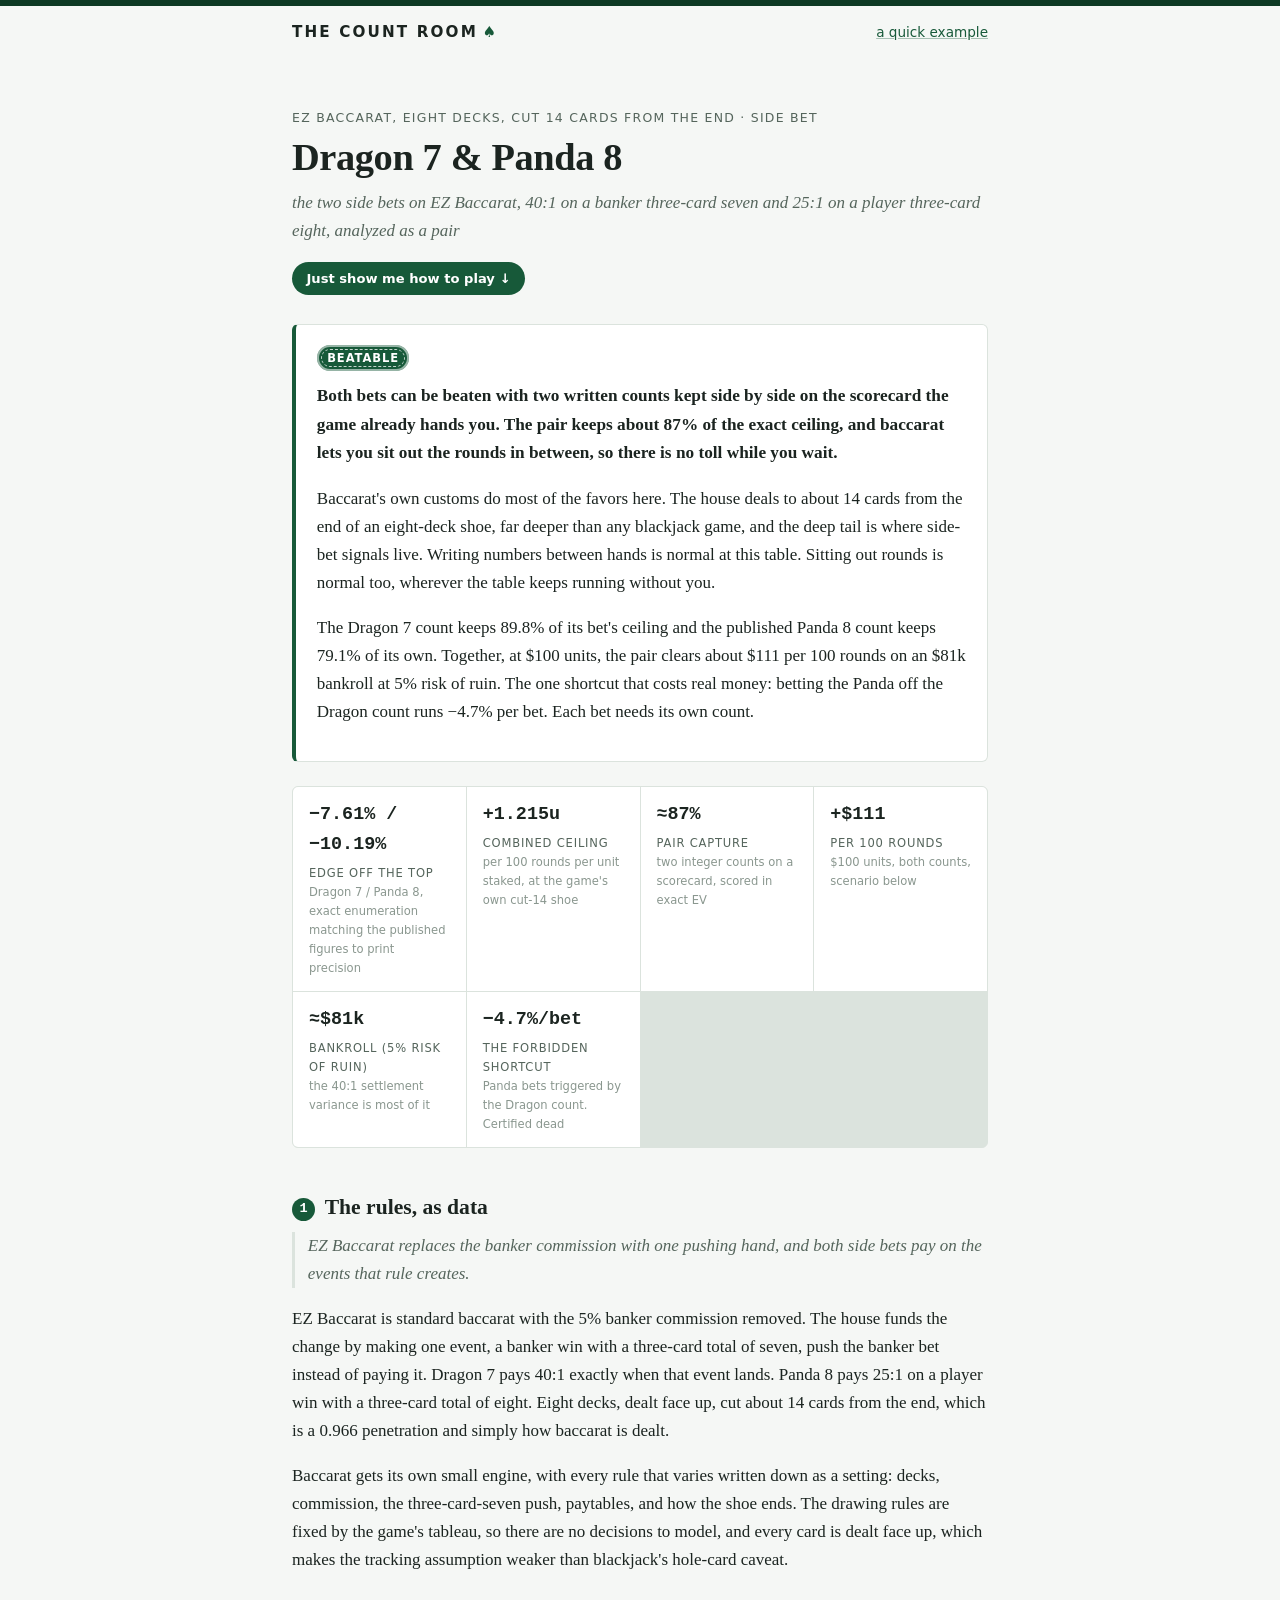
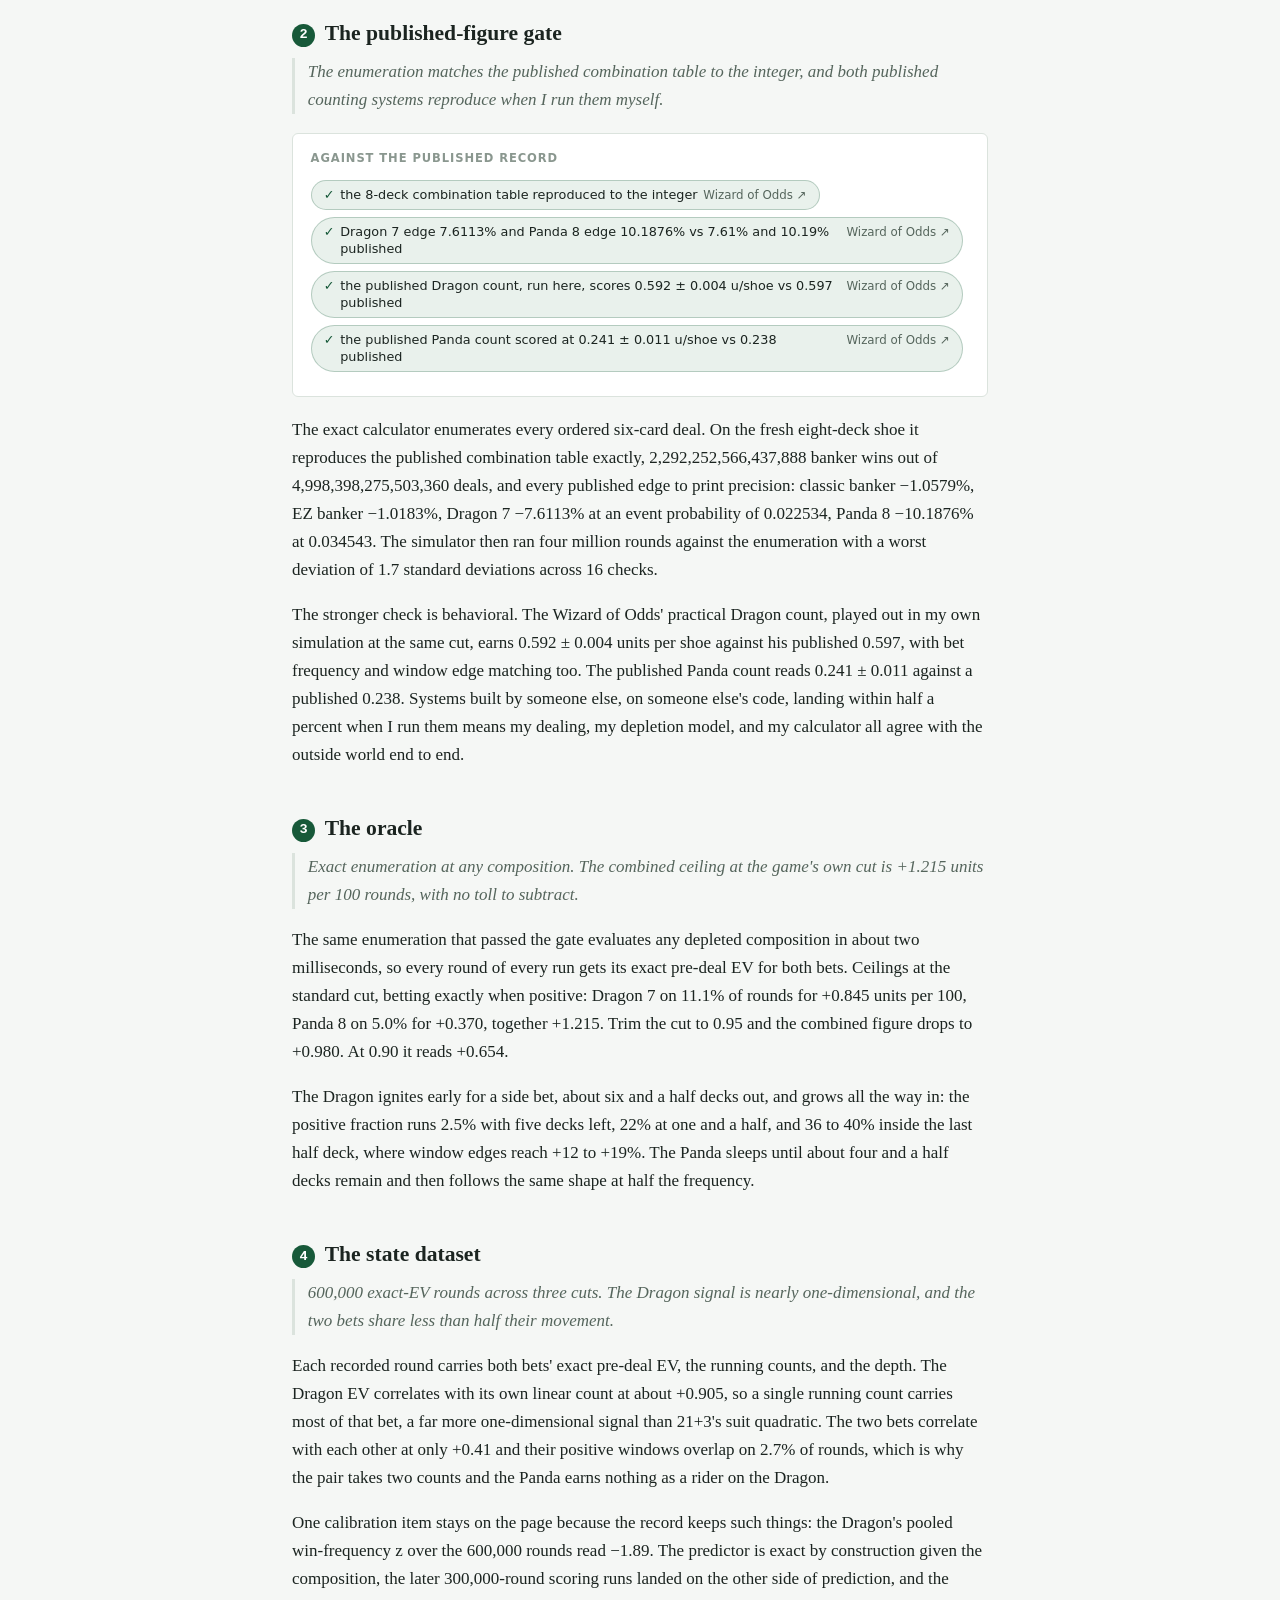
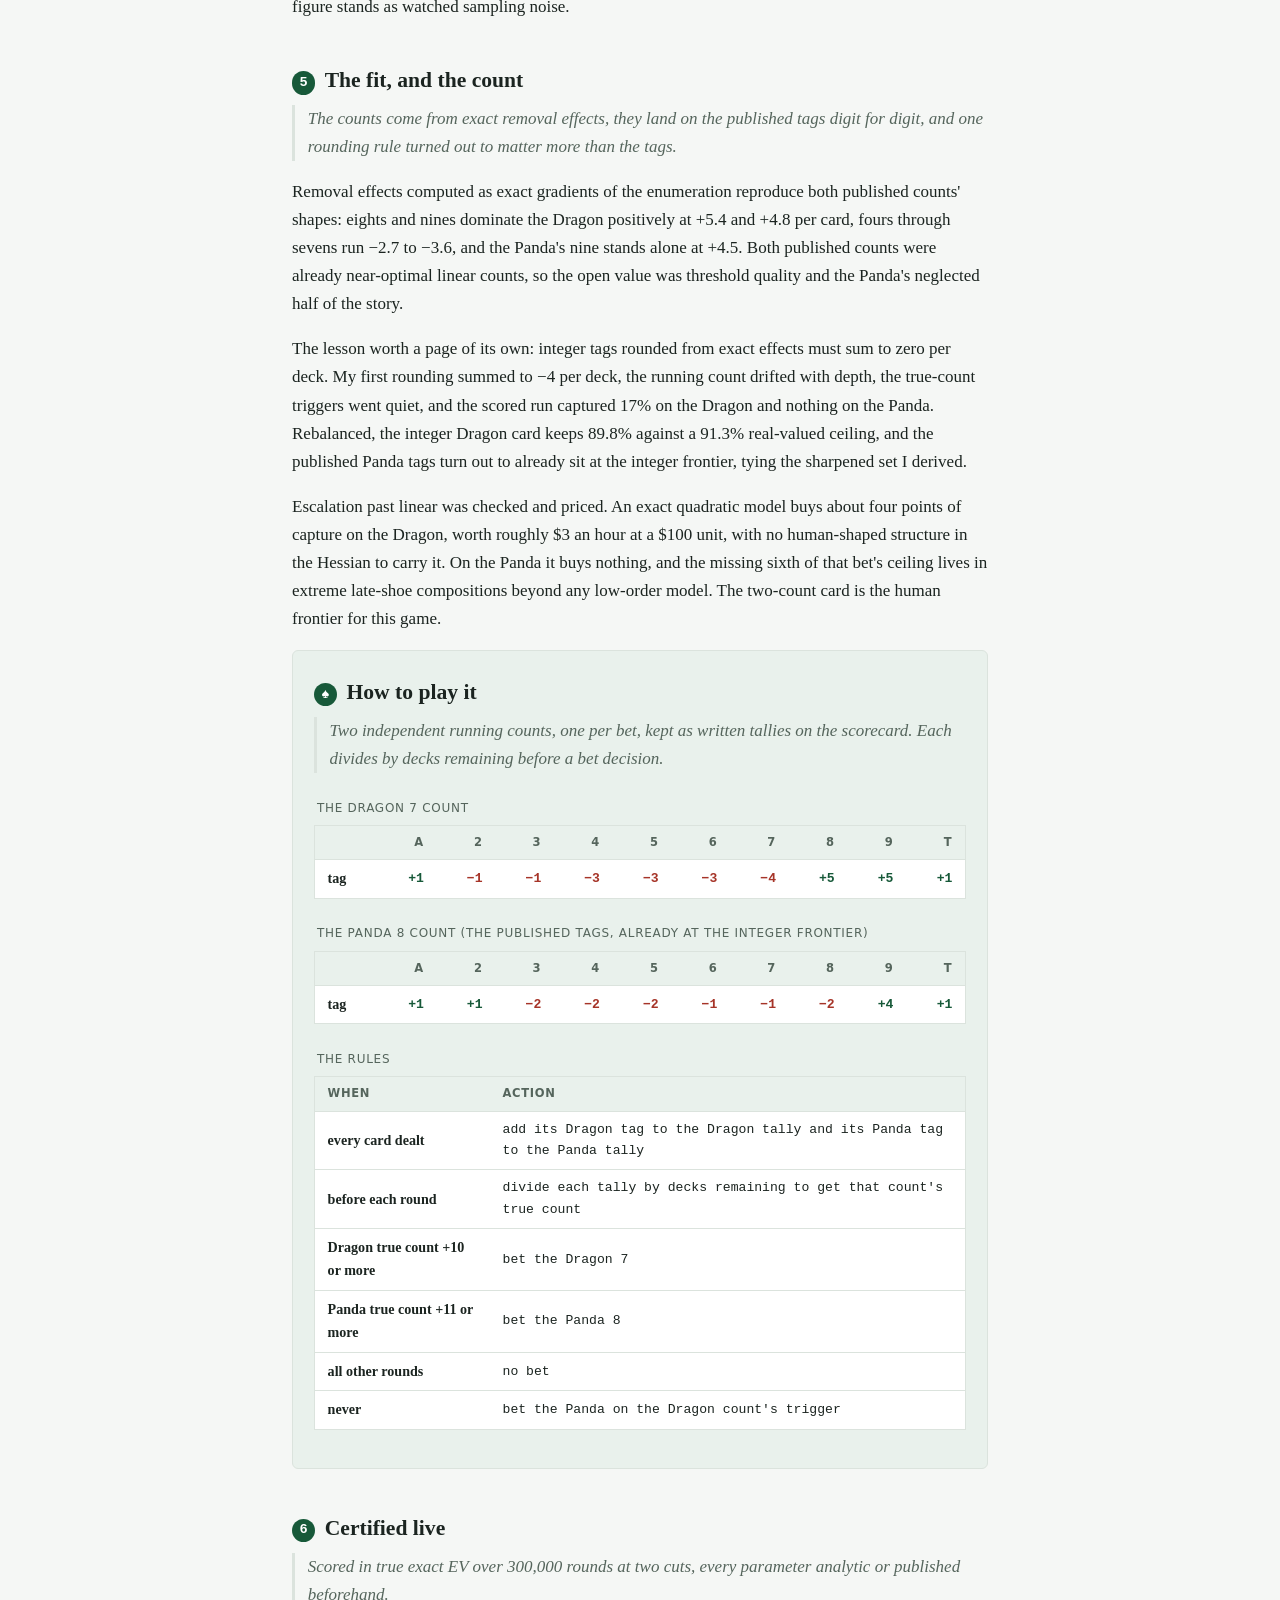
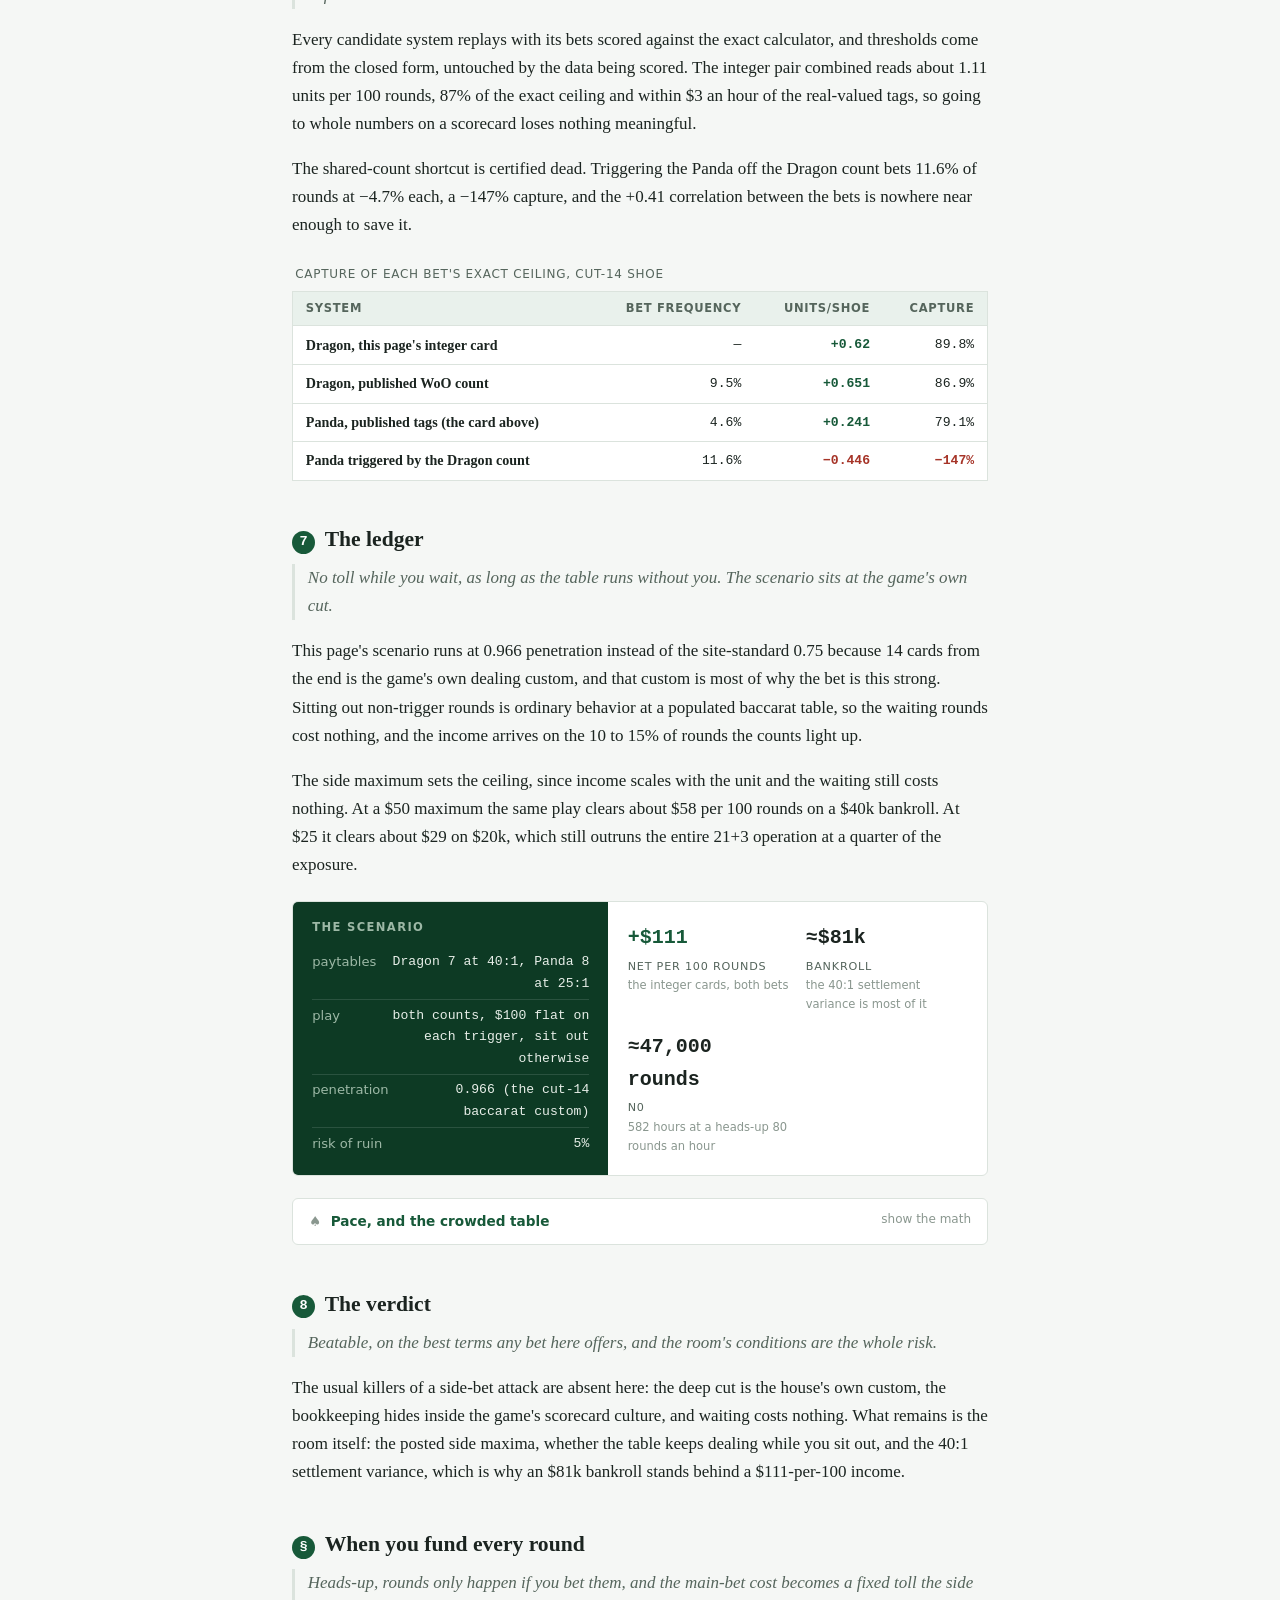
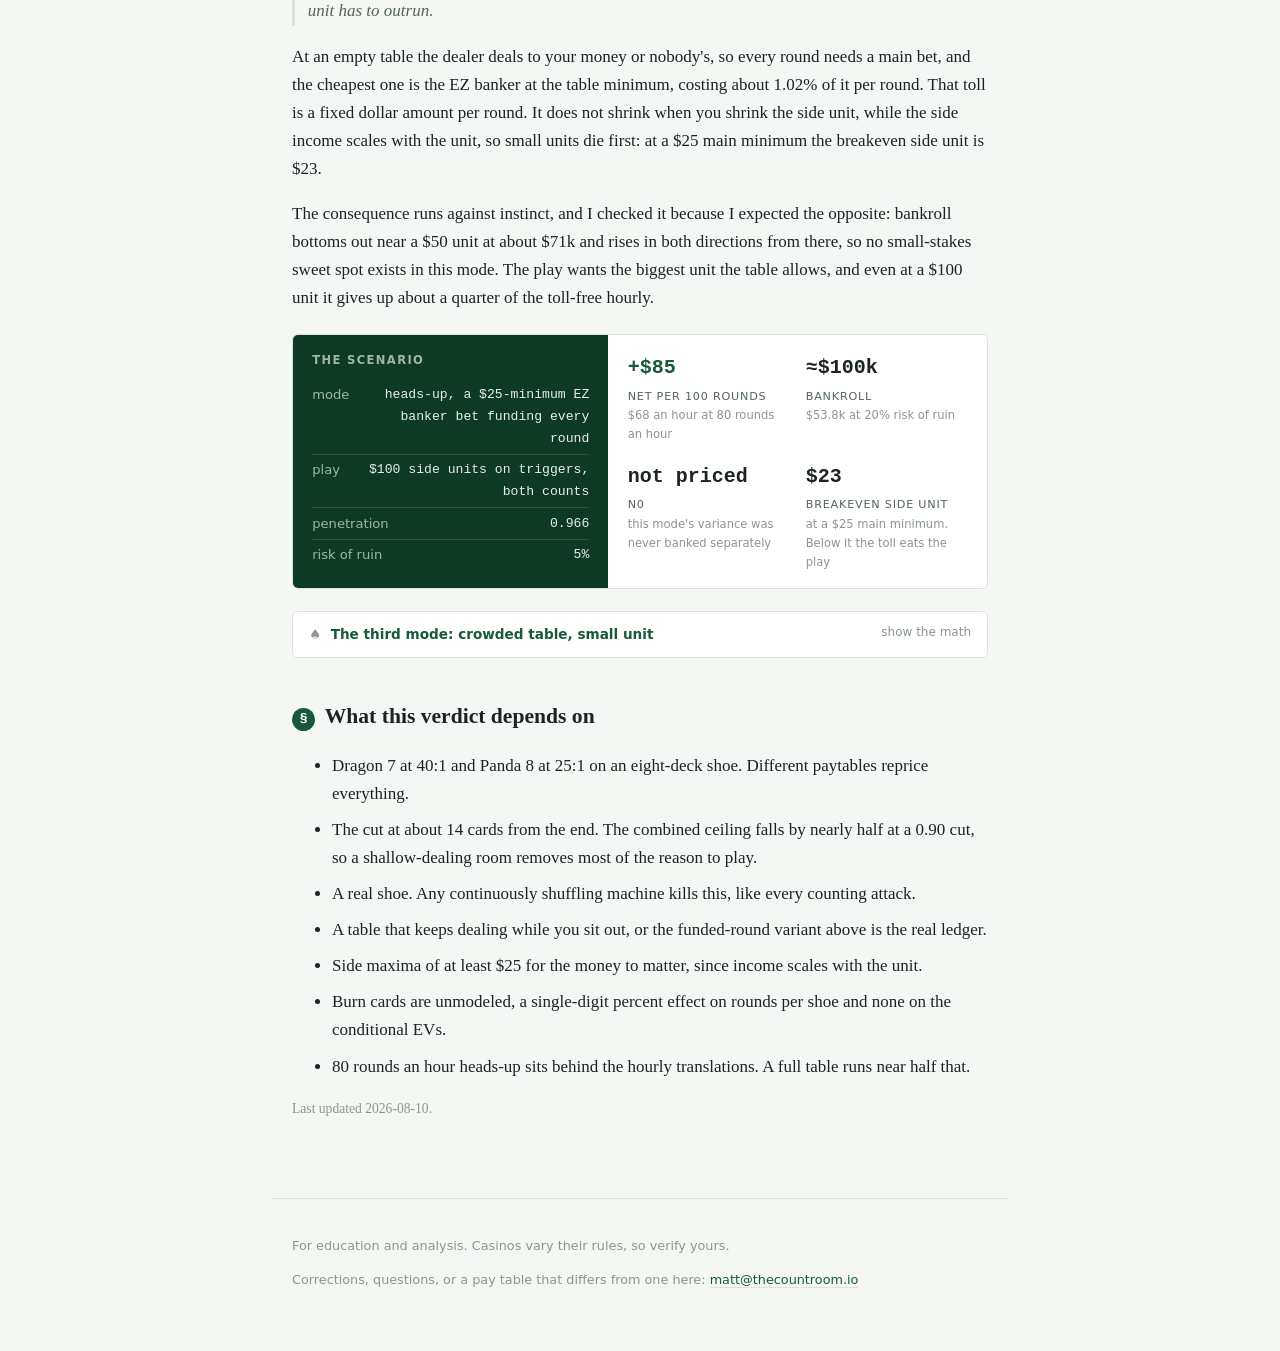
<file: bets/ez-baccarat.html>
<!doctype html>
<html lang="en">
<head>
<meta charset="utf-8">
<meta name="viewport" content="width=device-width, initial-scale=1">
<title>Dragon 7 &amp; Panda 8 · The Count Room</title>
<link rel="stylesheet" href="../style.css">
</head>
<body>
<nav class="top">
  <a class="brand" href="../index.html">The Count Room<span class="suit">&spades;</span></a>
  <span class="links"><a href="../toy.html">a quick example</a></span>
</nav>
<main>

<header class="bet-head">
  <p class="kicker">EZ Baccarat, eight decks, cut 14 cards from the end · side bet</p>
  <h1>Dragon 7 &amp; Panda 8</h1>
  <p class="subtitle">the two side bets on EZ Baccarat, 40:1 on a banker three-card seven and 25:1 on a player three-card eight, analyzed as a pair</p>
  <p class="skip-link"><a href="#how-to-play">Just show me how to play &darr;</a></p>
  <div class="verdict verdict-beatable">
    <span class="chip chip-beatable">beatable</span>
    <p class="verdict-headline">Both bets can be beaten with two written counts kept side by side on the scorecard the game already hands you. The pair keeps about 87% of the exact ceiling, and baccarat lets you sit out the rounds in between, so there is no toll while you wait.</p>
    <p>Baccarat's own customs do most of the favors here. The house deals to about 14 cards from the end of an eight-deck shoe, far deeper than any blackjack game, and the deep tail is where side-bet signals live. Writing numbers between hands is normal at this table. Sitting out rounds is normal too, wherever the table keeps running without you.</p><p>The Dragon 7 count keeps 89.8% of its bet's ceiling and the published Panda 8 count keeps 79.1% of its own. Together, at $100 units, the pair clears about $111 per 100 rounds on an $81k bankroll at 5% risk of ruin. The one shortcut that costs real money: betting the Panda off the Dragon count runs −4.7% per bet. Each bet needs its own count.</p>
  </div>
  <div class="stats"><div class="stat"><div class="stat-value">−7.61% / −10.19%</div><div class="stat-label">edge off the top</div><div class="stat-detail">Dragon 7 / Panda 8, exact enumeration matching the published figures to print precision</div></div><div class="stat"><div class="stat-value">+1.215u</div><div class="stat-label">combined ceiling</div><div class="stat-detail">per 100 rounds per unit staked, at the game's own cut-14 shoe</div></div><div class="stat"><div class="stat-value">≈87%</div><div class="stat-label">pair capture</div><div class="stat-detail">two integer counts on a scorecard, scored in exact EV</div></div><div class="stat"><div class="stat-value">+$111</div><div class="stat-label">per 100 rounds</div><div class="stat-detail">$100 units, both counts, scenario below</div></div><div class="stat"><div class="stat-value">≈$81k</div><div class="stat-label">bankroll (5% risk of ruin)</div><div class="stat-detail">the 40:1 settlement variance is most of it</div></div><div class="stat"><div class="stat-value">−4.7%/bet</div><div class="stat-label">the forbidden shortcut</div><div class="stat-detail">Panda bets triggered by the Dragon count. Certified dead</div></div></div>
</header>
<section class="step" id="rules"><h2><span class="step-n">1</span>The rules, as data</h2><p class="headline">EZ Baccarat replaces the banker commission with one pushing hand, and both side bets pay on the events that rule creates.</p><p>EZ Baccarat is standard baccarat with the 5% banker commission removed. The house funds the change by making one event, a banker win with a three-card total of seven, push the banker bet instead of paying it. Dragon 7 pays 40:1 exactly when that event lands. Panda 8 pays 25:1 on a player win with a three-card total of eight. Eight decks, dealt face up, cut about 14 cards from the end, which is a 0.966 penetration and simply how baccarat is dealt.</p><p>Baccarat gets its own small engine, with every rule that varies written down as a setting: decks, commission, the three-card-seven push, paytables, and how the shoe ends. The drawing rules are fixed by the game's tableau, so there are no decisions to model, and every card is dealt face up, which makes the tracking assumption weaker than blackjack's hole-card caveat.</p></section><section class="step" id="gate"><h2><span class="step-n">2</span>The published-figure gate</h2><p class="headline">The enumeration matches the published combination table to the integer, and both published counting systems reproduce when I run them myself.</p><div class="pills"><h4>against the published record</h4><a class="pill" href="https://wizardofodds.com/games/ez-baccarat/" target="_blank" rel="noopener"><span class="pill-mark">&check;</span><span class="pill-label">the 8-deck combination table reproduced to the integer</span><span class="pill-src">Wizard of Odds</span></a><a class="pill" href="https://wizardofodds.com/games/ez-baccarat/" target="_blank" rel="noopener"><span class="pill-mark">&check;</span><span class="pill-label">Dragon 7 edge 7.6113% and Panda 8 edge 10.1876% vs 7.61% and 10.19% published</span><span class="pill-src">Wizard of Odds</span></a><a class="pill" href="https://wizardofodds.com/games/baccarat/dragon-bet/" target="_blank" rel="noopener"><span class="pill-mark">&check;</span><span class="pill-label">the published Dragon count, run here, scores 0.592 ± 0.004 u/shoe vs 0.597 published</span><span class="pill-src">Wizard of Odds</span></a><a class="pill" href="https://wizardofodds.com/games/baccarat/appendix/8/" target="_blank" rel="noopener"><span class="pill-mark">&check;</span><span class="pill-label">the published Panda count scored at 0.241 ± 0.011 u/shoe vs 0.238 published</span><span class="pill-src">Wizard of Odds</span></a></div><p>The exact calculator enumerates every ordered six-card deal. On the fresh eight-deck shoe it reproduces the published combination table exactly, 2,292,252,566,437,888 banker wins out of 4,998,398,275,503,360 deals, and every published edge to print precision: classic banker −1.0579%, EZ banker −1.0183%, Dragon 7 −7.6113% at an event probability of 0.022534, Panda 8 −10.1876% at 0.034543. The simulator then ran four million rounds against the enumeration with a worst deviation of 1.7 standard deviations across 16 checks.</p><p>The stronger check is behavioral. The Wizard of Odds' practical Dragon count, played out in my own simulation at the same cut, earns 0.592 ± 0.004 units per shoe against his published 0.597, with bet frequency and window edge matching too. The published Panda count reads 0.241 ± 0.011 against a published 0.238. Systems built by someone else, on someone else's code, landing within half a percent when I run them means my dealing, my depletion model, and my calculator all agree with the outside world end to end.</p></section><section class="step" id="oracle"><h2><span class="step-n">3</span>The oracle</h2><p class="headline">Exact enumeration at any composition. The combined ceiling at the game's own cut is +1.215 units per 100 rounds, with no toll to subtract.</p><p>The same enumeration that passed the gate evaluates any depleted composition in about two milliseconds, so every round of every run gets its exact pre-deal EV for both bets. Ceilings at the standard cut, betting exactly when positive: Dragon 7 on 11.1% of rounds for +0.845 units per 100, Panda 8 on 5.0% for +0.370, together +1.215. Trim the cut to 0.95 and the combined figure drops to +0.980. At 0.90 it reads +0.654.</p><p>The Dragon ignites early for a side bet, about six and a half decks out, and grows all the way in: the positive fraction runs 2.5% with five decks left, 22% at one and a half, and 36 to 40% inside the last half deck, where window edges reach +12 to +19%. The Panda sleeps until about four and a half decks remain and then follows the same shape at half the frequency.</p></section><section class="step" id="dataset"><h2><span class="step-n">4</span>The state dataset</h2><p class="headline">600,000 exact-EV rounds across three cuts. The Dragon signal is nearly one-dimensional, and the two bets share less than half their movement.</p><p>Each recorded round carries both bets' exact pre-deal EV, the running counts, and the depth. The Dragon EV correlates with its own linear count at about +0.905, so a single running count carries most of that bet, a far more one-dimensional signal than 21+3's suit quadratic. The two bets correlate with each other at only +0.41 and their positive windows overlap on 2.7% of rounds, which is why the pair takes two counts and the Panda earns nothing as a rider on the Dragon.</p><p>One calibration item stays on the page because the record keeps such things: the Dragon's pooled win-frequency z over the 600,000 rounds read −1.89. The predictor is exact by construction given the composition, the later 300,000-round scoring runs landed on the other side of prediction, and the figure stands as watched sampling noise.</p></section><section class="step" id="fit"><h2><span class="step-n">5</span>The fit, and the count</h2><p class="headline">The counts come from exact removal effects, they land on the published tags digit for digit, and one rounding rule turned out to matter more than the tags.</p><p>Removal effects computed as exact gradients of the enumeration reproduce both published counts' shapes: eights and nines dominate the Dragon positively at +5.4 and +4.8 per card, fours through sevens run −2.7 to −3.6, and the Panda's nine stands alone at +4.5. Both published counts were already near-optimal linear counts, so the open value was threshold quality and the Panda's neglected half of the story.</p><p>The lesson worth a page of its own: integer tags rounded from exact effects must sum to zero per deck. My first rounding summed to −4 per deck, the running count drifted with depth, the true-count triggers went quiet, and the scored run captured 17% on the Dragon and nothing on the Panda. Rebalanced, the integer Dragon card keeps 89.8% against a 91.3% real-valued ceiling, and the published Panda tags turn out to already sit at the integer frontier, tying the sharpened set I derived.</p><p>Escalation past linear was checked and priced. An exact quadratic model buys about four points of capture on the Dragon, worth roughly $3 an hour at a $100 unit, with no human-shaped structure in the Hessian to carry it. On the Panda it buys nothing, and the missing sixth of that bet's ceiling lives in extreme late-shoe compositions beyond any low-order model. The two-count card is the human frontier for this game.</p></section><section class="step how-to-play" id="how-to-play"><h2><span class="step-n">&spades;</span>How to play it</h2><p class="headline">Two independent running counts, one per bet, kept as written tallies on the scorecard. Each divides by decks remaining before a bet decision.</p><div class="table-scroll"><table class="wide"><caption>The Dragon 7 count</caption><thead><tr><th class="al"></th><th class="ar">A</th><th class="ar">2</th><th class="ar">3</th><th class="ar">4</th><th class="ar">5</th><th class="ar">6</th><th class="ar">7</th><th class="ar">8</th><th class="ar">9</th><th class="ar">T</th></tr></thead><tbody><tr><th class="al">tag</th><td class="ar pos">+1</td><td class="ar neg">−1</td><td class="ar neg">−1</td><td class="ar neg">−3</td><td class="ar neg">−3</td><td class="ar neg">−3</td><td class="ar neg">−4</td><td class="ar pos">+5</td><td class="ar pos">+5</td><td class="ar pos">+1</td></tr></tbody></table></div><div class="table-scroll"><table class="wide"><caption>The Panda 8 count (the published tags, already at the integer frontier)</caption><thead><tr><th class="al"></th><th class="ar">A</th><th class="ar">2</th><th class="ar">3</th><th class="ar">4</th><th class="ar">5</th><th class="ar">6</th><th class="ar">7</th><th class="ar">8</th><th class="ar">9</th><th class="ar">T</th></tr></thead><tbody><tr><th class="al">tag</th><td class="ar pos">+1</td><td class="ar pos">+1</td><td class="ar neg">−2</td><td class="ar neg">−2</td><td class="ar neg">−2</td><td class="ar neg">−1</td><td class="ar neg">−1</td><td class="ar neg">−2</td><td class="ar pos">+4</td><td class="ar pos">+1</td></tr></tbody></table></div><div class="table-scroll"><table><caption>The rules</caption><thead><tr><th class="al">when</th><th class="al">action</th></tr></thead><tbody><tr><th class="al">every card dealt</th><td class="al">add its Dragon tag to the Dragon tally and its Panda tag to the Panda tally</td></tr><tr><th class="al">before each round</th><td class="al">divide each tally by decks remaining to get that count's true count</td></tr><tr><th class="al">Dragon true count +10 or more</th><td class="al">bet the Dragon 7</td></tr><tr><th class="al">Panda true count +11 or more</th><td class="al">bet the Panda 8</td></tr><tr><th class="al">all other rounds</th><td class="al">no bet</td></tr><tr><th class="al">never</th><td class="al">bet the Panda on the Dragon count's trigger</td></tr></tbody></table></div></section><section class="step" id="certify"><h2><span class="step-n">6</span>Certified live</h2><p class="headline">Scored in true exact EV over 300,000 rounds at two cuts, every parameter analytic or published beforehand.</p><p>Every candidate system replays with its bets scored against the exact calculator, and thresholds come from the closed form, untouched by the data being scored. The integer pair combined reads about 1.11 units per 100 rounds, 87% of the exact ceiling and within $3 an hour of the real-valued tags, so going to whole numbers on a scorecard loses nothing meaningful.</p><p>The shared-count shortcut is certified dead. Triggering the Panda off the Dragon count bets 11.6% of rounds at −4.7% each, a −147% capture, and the +0.41 correlation between the bets is nowhere near enough to save it.</p><div class="table-scroll"><table><caption>Capture of each bet's exact ceiling, cut-14 shoe</caption><thead><tr><th class="al">system</th><th class="ar">bet frequency</th><th class="ar">units/shoe</th><th class="ar">capture</th></tr></thead><tbody><tr><th class="al">Dragon, this page's integer card</th><td class="ar">—</td><td class="ar pos">+0.62</td><td class="ar">89.8%</td></tr><tr><th class="al">Dragon, published WoO count</th><td class="ar">9.5%</td><td class="ar pos">+0.651</td><td class="ar">86.9%</td></tr><tr><th class="al">Panda, published tags (the card above)</th><td class="ar">4.6%</td><td class="ar pos">+0.241</td><td class="ar">79.1%</td></tr><tr><th class="al">Panda triggered by the Dragon count</th><td class="ar">11.6%</td><td class="ar neg">−0.446</td><td class="ar neg">−147%</td></tr></tbody></table></div></section><section class="step" id="ledger"><h2><span class="step-n">7</span>The ledger</h2><p class="headline">No toll while you wait, as long as the table runs without you. The scenario sits at the game's own cut.</p><p>This page's scenario runs at 0.966 penetration instead of the site-standard 0.75 because 14 cards from the end is the game's own dealing custom, and that custom is most of why the bet is this strong. Sitting out non-trigger rounds is ordinary behavior at a populated baccarat table, so the waiting rounds cost nothing, and the income arrives on the 10 to 15% of rounds the counts light up.</p><p>The side maximum sets the ceiling, since income scales with the unit and the waiting still costs nothing. At a $50 maximum the same play clears about $58 per 100 rounds on a $40k bankroll. At $25 it clears about $29 on $20k, which still outruns the entire 21+3 operation at a quarter of the exposure.</p><div class="scenario"><div class="sc-side"><h4>the scenario</h4><div class="sc-row"><span class="sc-label">paytables</span><span class="sc-value">Dragon 7 at 40:1, Panda 8 at 25:1</span></div><div class="sc-row"><span class="sc-label">play</span><span class="sc-value">both counts, $100 flat on each trigger, sit out otherwise</span></div><div class="sc-row"><span class="sc-label">penetration</span><span class="sc-value">0.966 (the cut-14 baccarat custom)</span></div><div class="sc-row"><span class="sc-label">risk of ruin</span><span class="sc-value">5%</span></div></div><div class="sc-results"><div class="sc-out"><div class="sc-out-value pos">+$111</div><div class="sc-out-label">net per 100 rounds</div><div class="sc-out-detail">the integer cards, both bets</div></div><div class="sc-out"><div class="sc-out-value">≈$81k</div><div class="sc-out-label">bankroll</div><div class="sc-out-detail">the 40:1 settlement variance is most of it</div></div><div class="sc-out"><div class="sc-out-value">≈47,000 rounds</div><div class="sc-out-label">N0</div><div class="sc-out-detail">582 hours at a heads-up 80 rounds an hour</div></div></div></div><details class="math"><summary>Pace, and the crowded table</summary><div class="math-body"><p>A full table runs near 45 rounds an hour against 80 heads-up, which roughly halves the dollar rate and doubles the calendar time to N0 while leaving every per-round figure alone. Burn cards are unmodeled, a single-digit percent effect on rounds per shoe and none on the conditional EVs.</p></div></details></section><section class="step" id="verdict"><h2><span class="step-n">8</span>The verdict</h2><p class="headline">Beatable, on the best terms any bet here offers, and the room's conditions are the whole risk.</p><p>The usual killers of a side-bet attack are absent here: the deep cut is the house's own custom, the bookkeeping hides inside the game's scorecard culture, and waiting costs nothing. What remains is the room itself: the posted side maxima, whether the table keeps dealing while you sit out, and the 40:1 settlement variance, which is why an $81k bankroll stands behind a $111-per-100 income.</p></section>
<section class="step" id="funded"><h2><span class="step-n">&sect;</span>When you fund every round</h2><p class="headline">Heads-up, rounds only happen if you bet them, and the main-bet cost becomes a fixed toll the side unit has to outrun.</p><p>At an empty table the dealer deals to your money or nobody's, so every round needs a main bet, and the cheapest one is the EZ banker at the table minimum, costing about 1.02% of it per round. That toll is a fixed dollar amount per round. It does not shrink when you shrink the side unit, while the side income scales with the unit, so small units die first: at a $25 main minimum the breakeven side unit is $23.</p><p>The consequence runs against instinct, and I checked it because I expected the opposite: bankroll bottoms out near a $50 unit at about $71k and rises in both directions from there, so no small-stakes sweet spot exists in this mode. The play wants the biggest unit the table allows, and even at a $100 unit it gives up about a quarter of the toll-free hourly.</p><div class="scenario"><div class="sc-side"><h4>the scenario</h4><div class="sc-row"><span class="sc-label">mode</span><span class="sc-value">heads-up, a $25-minimum EZ banker bet funding every round</span></div><div class="sc-row"><span class="sc-label">play</span><span class="sc-value">$100 side units on triggers, both counts</span></div><div class="sc-row"><span class="sc-label">penetration</span><span class="sc-value">0.966</span></div><div class="sc-row"><span class="sc-label">risk of ruin</span><span class="sc-value">5%</span></div></div><div class="sc-results"><div class="sc-out"><div class="sc-out-value pos">+$85</div><div class="sc-out-label">net per 100 rounds</div><div class="sc-out-detail">$68 an hour at 80 rounds an hour</div></div><div class="sc-out"><div class="sc-out-value">≈$100k</div><div class="sc-out-label">bankroll</div><div class="sc-out-detail">$53.8k at 20% risk of ruin</div></div><div class="sc-out"><div class="sc-out-value">not priced</div><div class="sc-out-label">N0</div><div class="sc-out-detail">this mode's variance was never banked separately</div></div><div class="sc-out"><div class="sc-out-value">$23</div><div class="sc-out-label">breakeven side unit</div><div class="sc-out-detail">at a $25 main minimum. Below it the toll eats the play</div></div></div></div><details class="math"><summary>The third mode: crowded table, small unit</summary><div class="math-body"><p>A populated table removes the toll and the pace at once. At 45 rounds an hour with a $25 unit the play clears about $12 an hour on a $19.3k bankroll at 5% risk of ruin, with an N0 over a thousand hours, and it depends on the table staying populated. It exists as the one small-bankroll door into this game, priced here so nobody mistakes it for the main result.</p></div></details></section>
<section class="step" id="conditions">
  <h2><span class="step-n">&sect;</span>What this verdict depends on</h2>
  <ul class="conditions"><li>Dragon 7 at 40:1 and Panda 8 at 25:1 on an eight-deck shoe. Different paytables reprice everything.</li><li>The cut at about 14 cards from the end. The combined ceiling falls by nearly half at a 0.90 cut, so a shallow-dealing room removes most of the reason to play.</li><li>A real shoe. Any continuously shuffling machine kills this, like every counting attack.</li><li>A table that keeps dealing while you sit out, or the funded-round variant above is the real ledger.</li><li>Side maxima of at least $25 for the money to matter, since income scales with the unit.</li><li>Burn cards are unmodeled, a single-digit percent effect on rounds per shoe and none on the conditional EVs.</li><li>80 rounds an hour heads-up sits behind the hourly translations. A full table runs near half that.</li></ul>
  <p class="updated">Last updated 2026-08-10.</p>
</section>

</main>
<footer>
  <p>For education and analysis. Casinos vary their rules, so verify yours.</p>
  <p>Corrections, questions, or a pay table that differs from one here:
     <a href="mailto:matt@thecountroom.io">matt@thecountroom.io</a></p>
</footer>
</body>
</html>
</file>
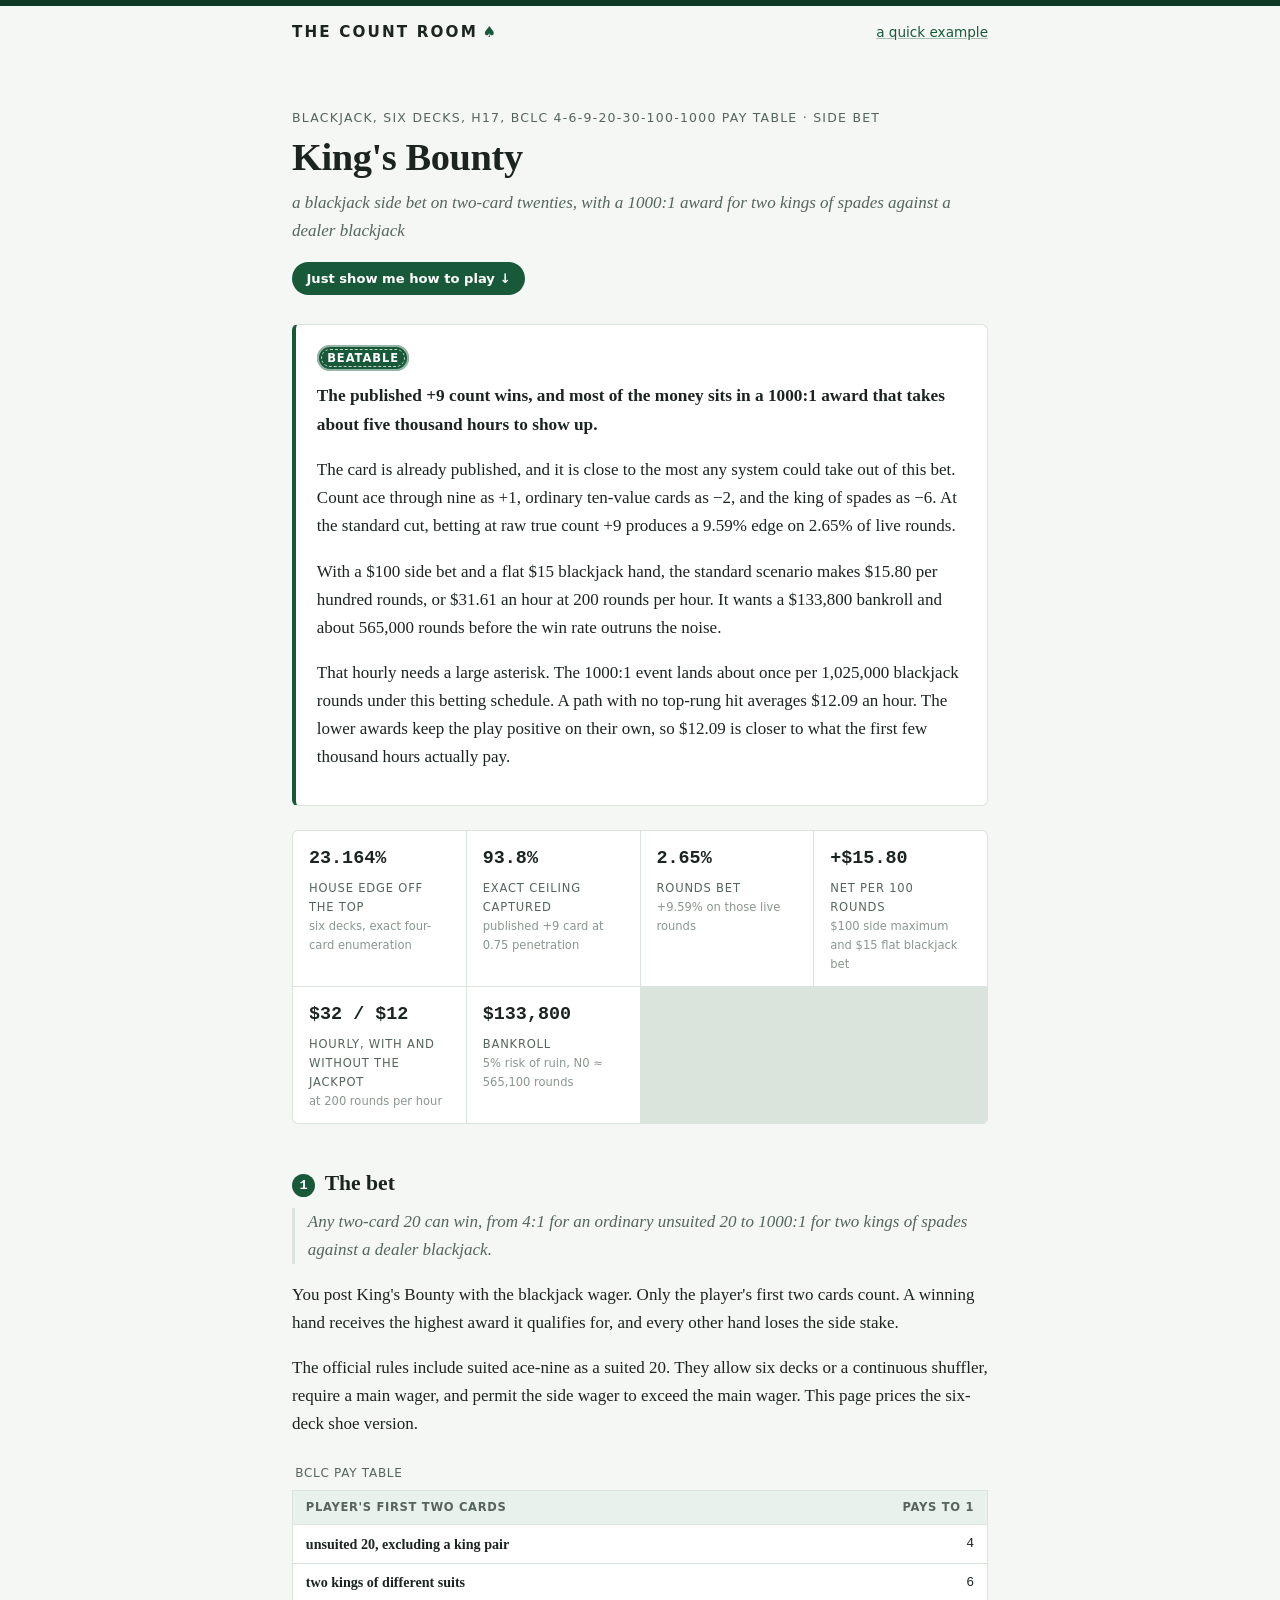
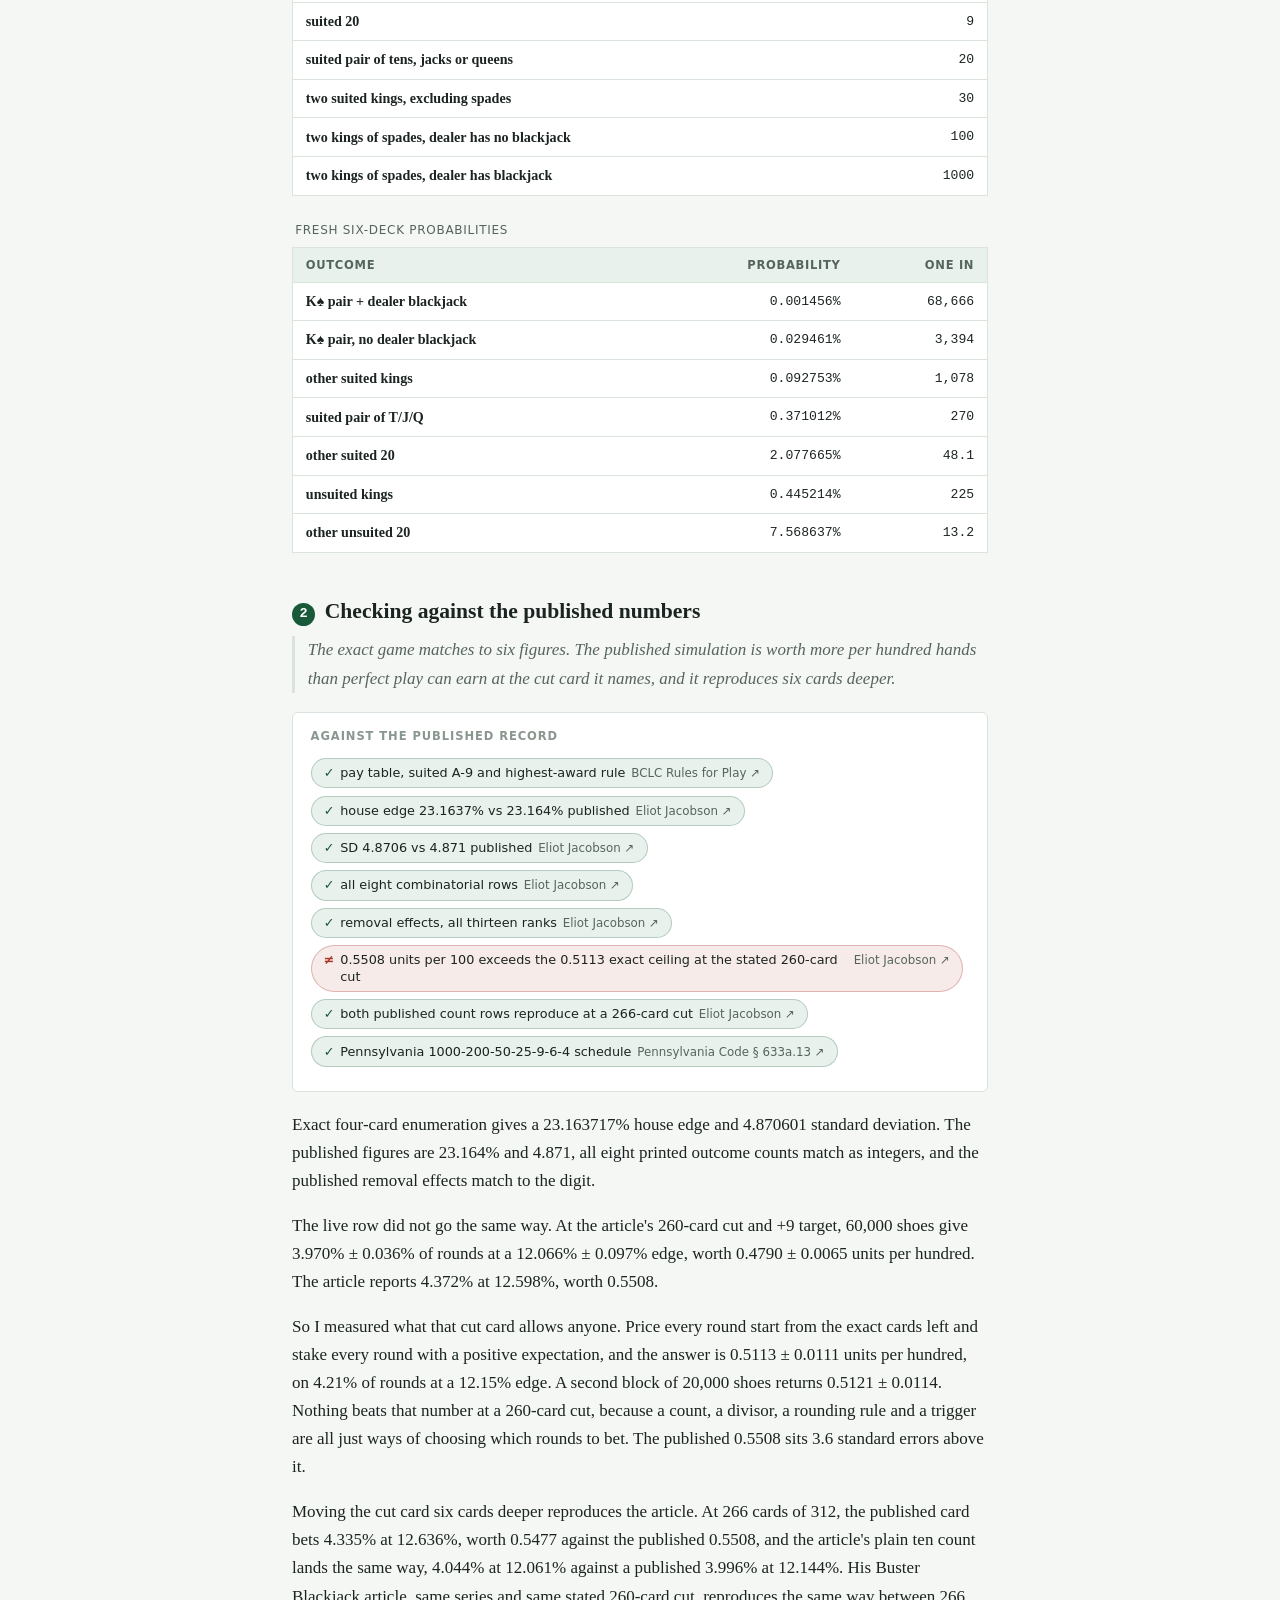
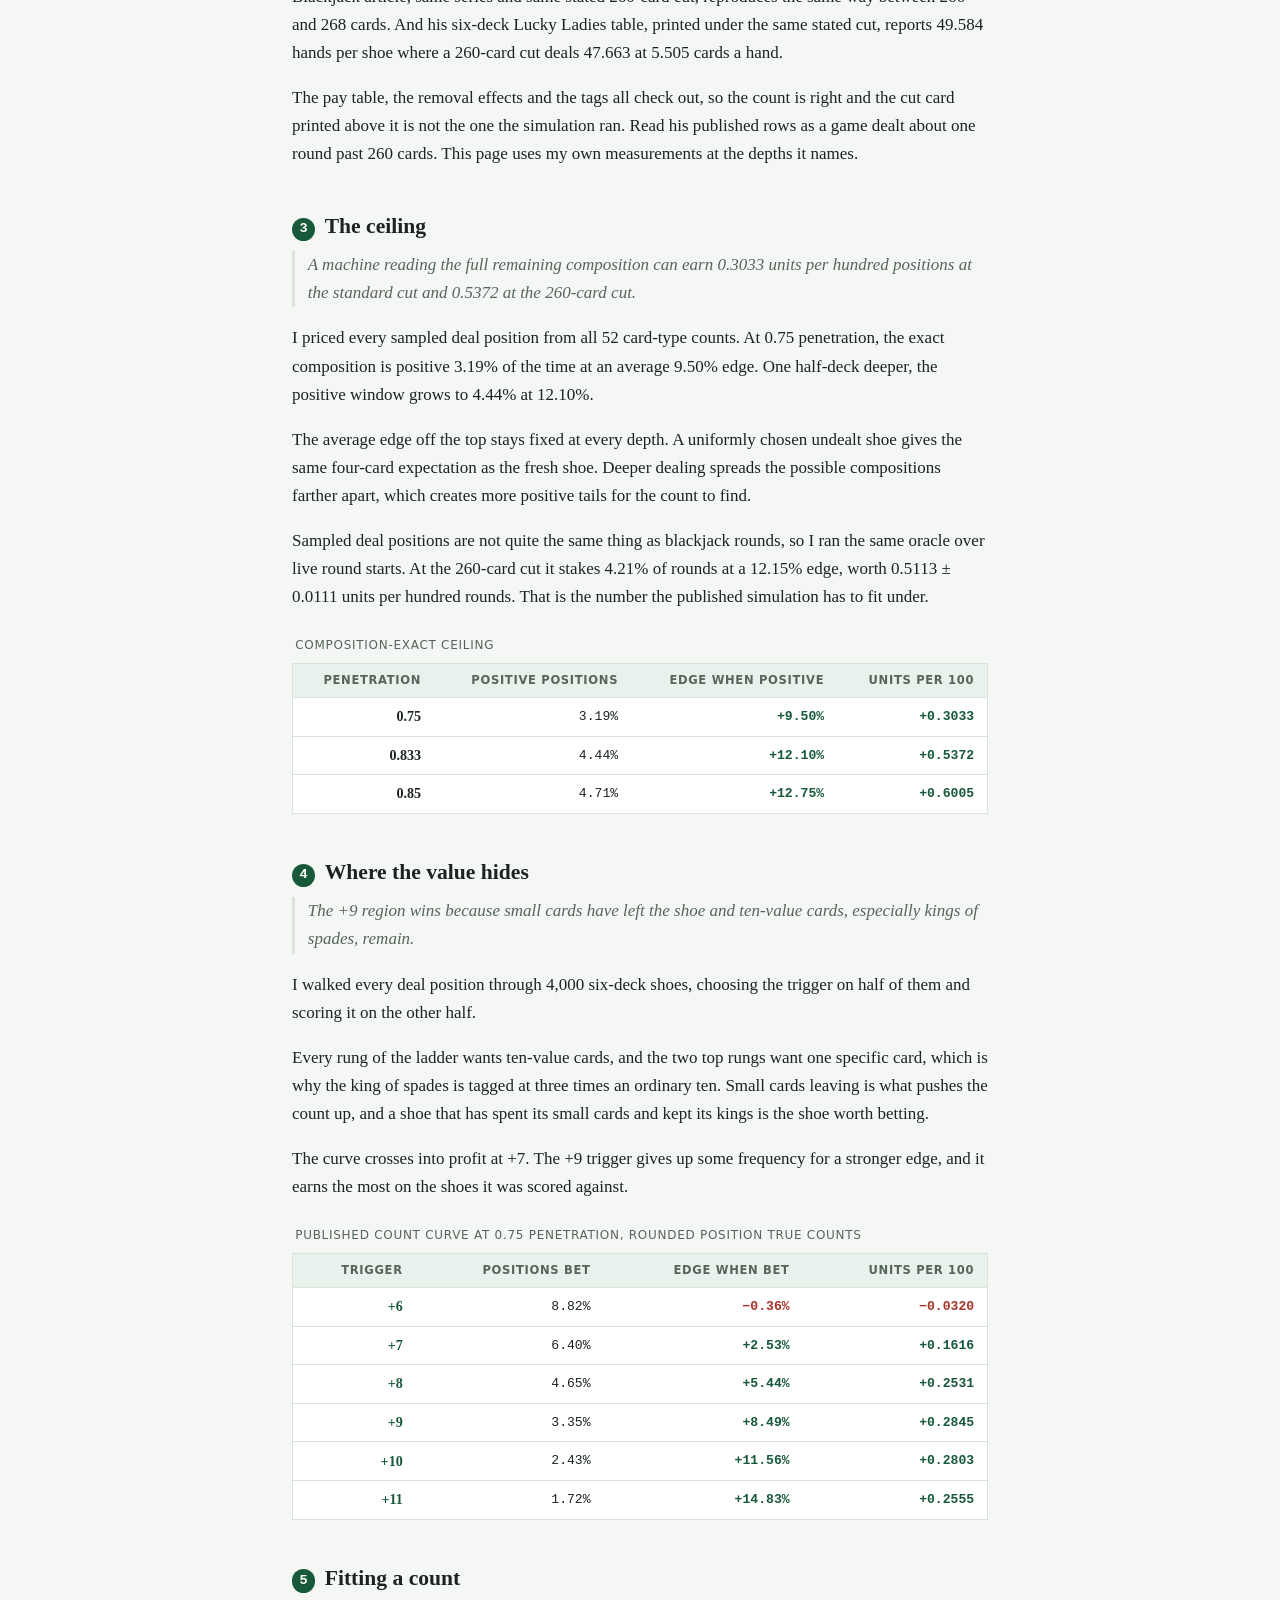
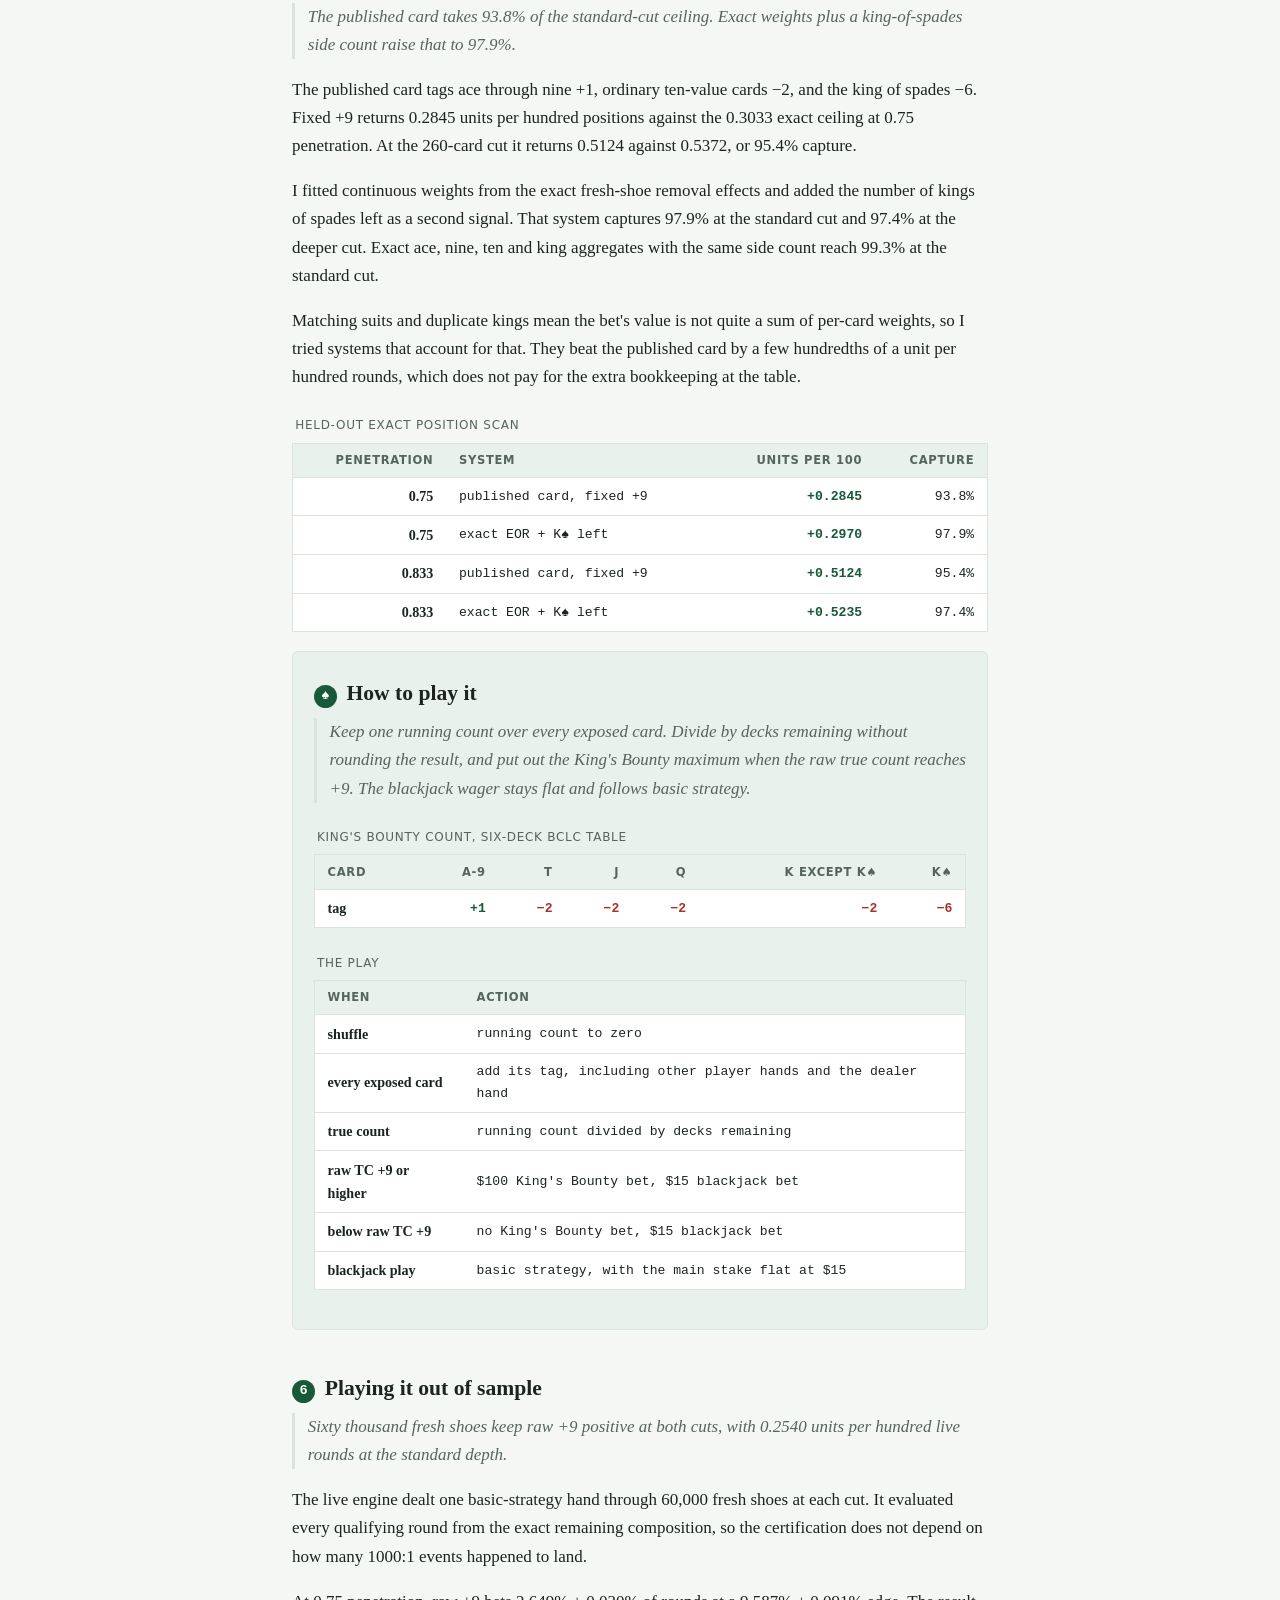
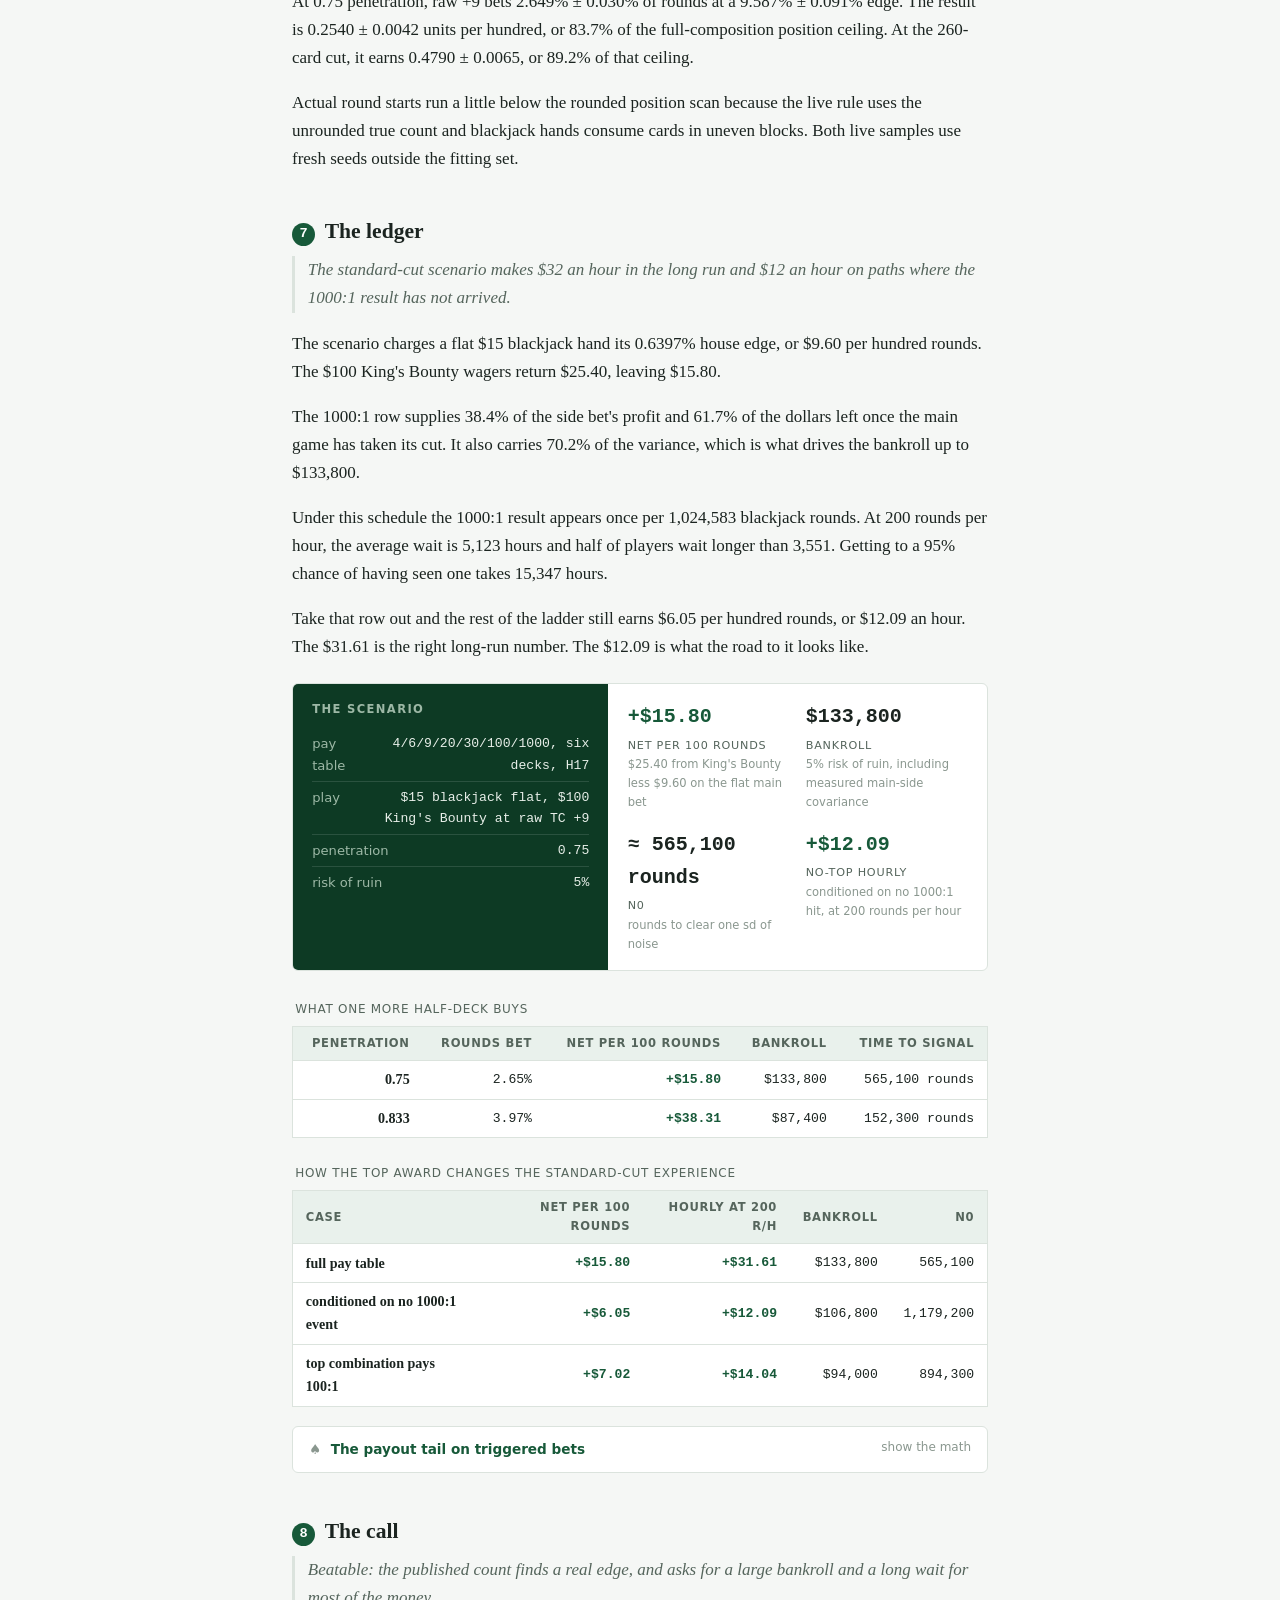
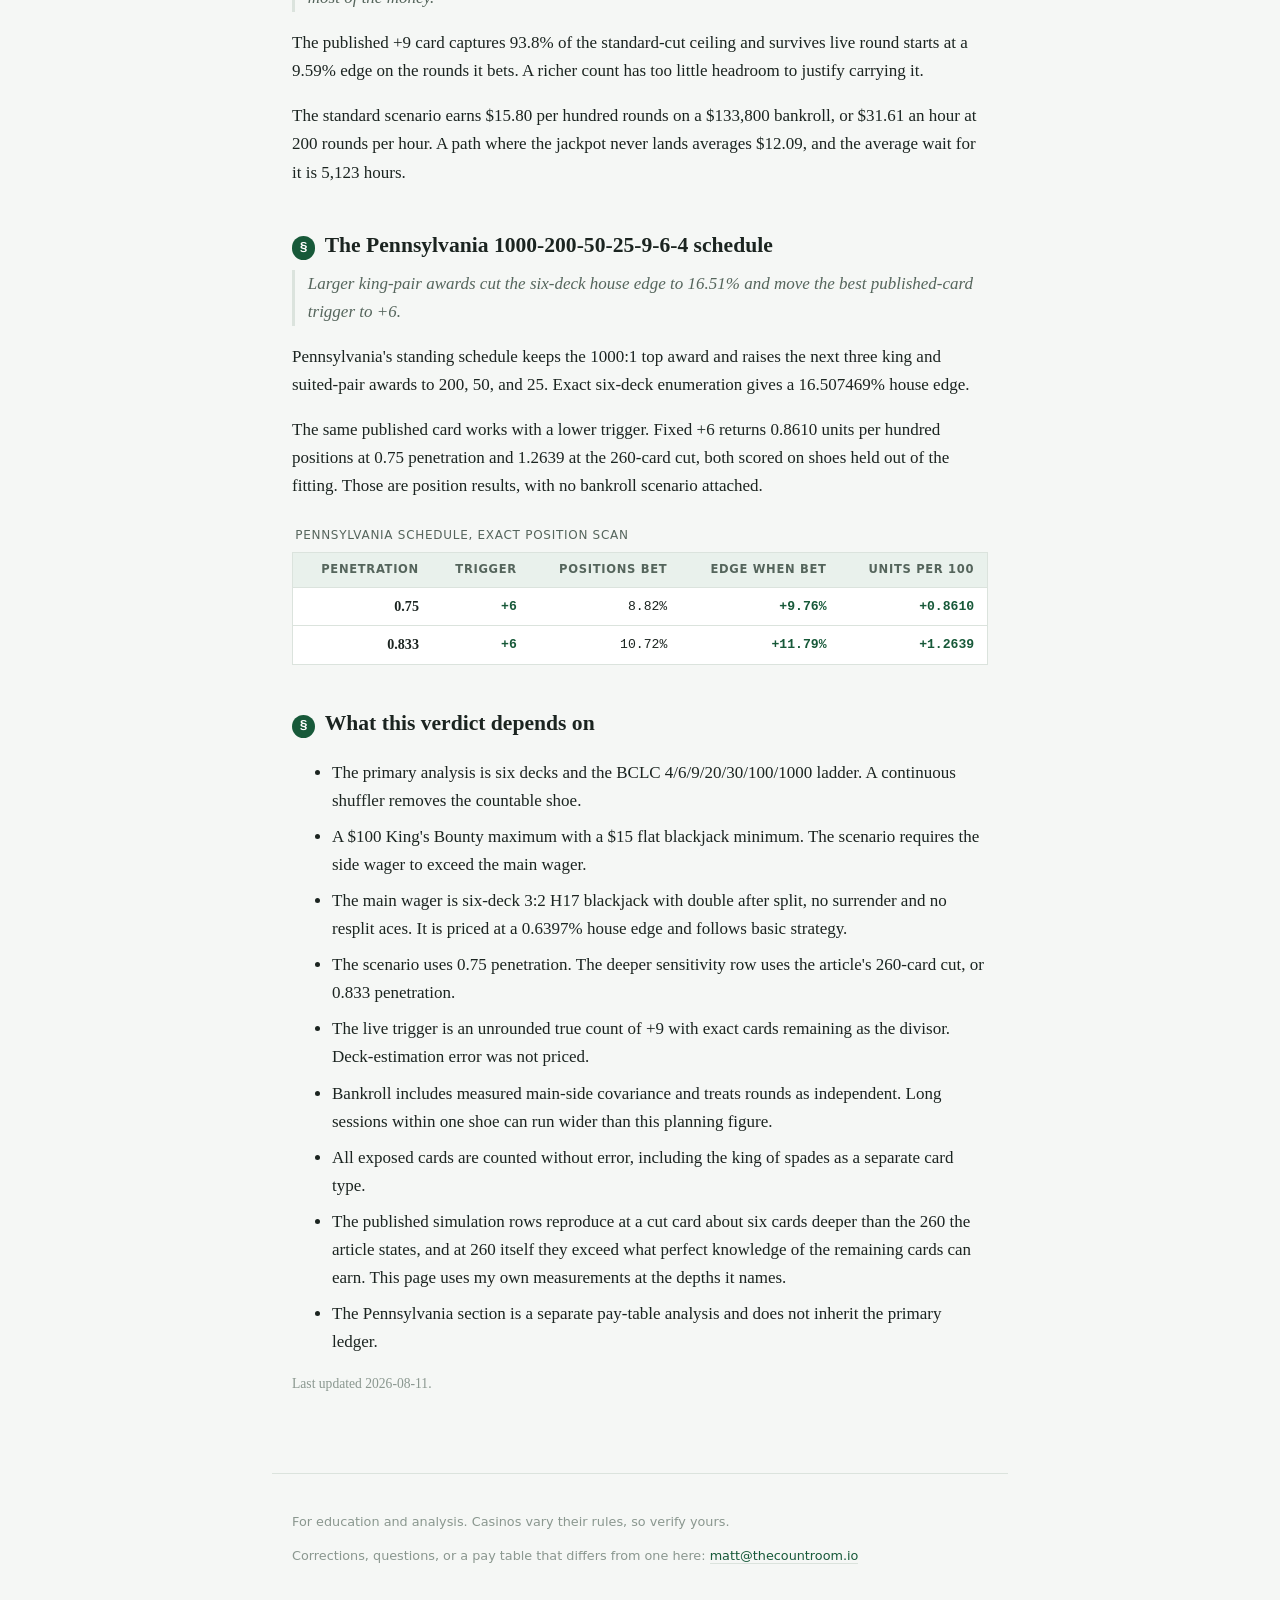
<file: bets/kings-bounty.html>
<!doctype html>
<html lang="en">
<head>
<meta charset="utf-8">
<meta name="viewport" content="width=device-width, initial-scale=1">
<title>King&#x27;s Bounty · The Count Room</title>
<link rel="stylesheet" href="../style.css">
</head>
<body>
<nav class="top">
  <a class="brand" href="../index.html">The Count Room<span class="suit">&spades;</span></a>
  <span class="links"><a href="../toy.html">a quick example</a></span>
</nav>
<main>

<header class="bet-head">
  <p class="kicker">Blackjack, six decks, H17, BCLC 4-6-9-20-30-100-1000 pay table · side bet</p>
  <h1>King's Bounty</h1>
  <p class="subtitle">a blackjack side bet on two-card twenties, with a 1000:1 award for two kings of spades against a dealer blackjack</p>
  <p class="skip-link"><a href="#how-to-play">Just show me how to play &darr;</a></p>
  <div class="verdict verdict-beatable">
    <span class="chip chip-beatable">beatable</span>
    <p class="verdict-headline">The published +9 count wins, and most of the money sits in a 1000:1 award that takes about five thousand hours to show up.</p>
    <p>The card is already published, and it is close to the most any system could take out of this bet. Count ace through nine as +1, ordinary ten-value cards as −2, and the king of spades as −6. At the standard cut, betting at raw true count +9 produces a 9.59% edge on 2.65% of live rounds.</p><p>With a $100 side bet and a flat $15 blackjack hand, the standard scenario makes $15.80 per hundred rounds, or $31.61 an hour at 200 rounds per hour. It wants a $133,800 bankroll and about 565,000 rounds before the win rate outruns the noise.</p><p>That hourly needs a large asterisk. The 1000:1 event lands about once per 1,025,000 blackjack rounds under this betting schedule. A path with no top-rung hit averages $12.09 an hour. The lower awards keep the play positive on their own, so $12.09 is closer to what the first few thousand hours actually pay.</p>
  </div>
  <div class="stats"><div class="stat"><div class="stat-value">23.164%</div><div class="stat-label">house edge off the top</div><div class="stat-detail">six decks, exact four-card enumeration</div></div><div class="stat"><div class="stat-value">93.8%</div><div class="stat-label">exact ceiling captured</div><div class="stat-detail">published +9 card at 0.75 penetration</div></div><div class="stat"><div class="stat-value">2.65%</div><div class="stat-label">rounds bet</div><div class="stat-detail">+9.59% on those live rounds</div></div><div class="stat"><div class="stat-value">+$15.80</div><div class="stat-label">net per 100 rounds</div><div class="stat-detail">$100 side maximum and $15 flat blackjack bet</div></div><div class="stat"><div class="stat-value">$32 / $12</div><div class="stat-label">hourly, with and without the jackpot</div><div class="stat-detail">at 200 rounds per hour</div></div><div class="stat"><div class="stat-value">$133,800</div><div class="stat-label">bankroll</div><div class="stat-detail">5% risk of ruin, N0 ≈ 565,100 rounds</div></div></div>
</header>
<section class="step" id="rules"><h2><span class="step-n">1</span>The bet</h2><p class="headline">Any two-card 20 can win, from 4:1 for an ordinary unsuited 20 to 1000:1 for two kings of spades against a dealer blackjack.</p><p>You post King's Bounty with the blackjack wager. Only the player's first two cards count. A winning hand receives the highest award it qualifies for, and every other hand loses the side stake.</p><p>The official rules include suited ace-nine as a suited 20. They allow six decks or a continuous shuffler, require a main wager, and permit the side wager to exceed the main wager. This page prices the six-deck shoe version.</p><div class="table-scroll"><table><caption>BCLC pay table</caption><thead><tr><th class="al">player's first two cards</th><th class="ar">pays to 1</th></tr></thead><tbody><tr><th class="al">unsuited 20, excluding a king pair</th><td class="ar">4</td></tr><tr><th class="al">two kings of different suits</th><td class="ar">6</td></tr><tr><th class="al">suited 20</th><td class="ar">9</td></tr><tr><th class="al">suited pair of tens, jacks or queens</th><td class="ar">20</td></tr><tr><th class="al">two suited kings, excluding spades</th><td class="ar">30</td></tr><tr><th class="al">two kings of spades, dealer has no blackjack</th><td class="ar">100</td></tr><tr><th class="al">two kings of spades, dealer has blackjack</th><td class="ar">1000</td></tr></tbody></table></div><div class="table-scroll"><table><caption>Fresh six-deck probabilities</caption><thead><tr><th class="al">outcome</th><th class="ar">probability</th><th class="ar">one in</th></tr></thead><tbody><tr><th class="al">K♠ pair + dealer blackjack</th><td class="ar">0.001456%</td><td class="ar">68,666</td></tr><tr><th class="al">K♠ pair, no dealer blackjack</th><td class="ar">0.029461%</td><td class="ar">3,394</td></tr><tr><th class="al">other suited kings</th><td class="ar">0.092753%</td><td class="ar">1,078</td></tr><tr><th class="al">suited pair of T/J/Q</th><td class="ar">0.371012%</td><td class="ar">270</td></tr><tr><th class="al">other suited 20</th><td class="ar">2.077665%</td><td class="ar">48.1</td></tr><tr><th class="al">unsuited kings</th><td class="ar">0.445214%</td><td class="ar">225</td></tr><tr><th class="al">other unsuited 20</th><td class="ar">7.568637%</td><td class="ar">13.2</td></tr></tbody></table></div></section><section class="step" id="gate"><h2><span class="step-n">2</span>Checking against the published numbers</h2><p class="headline">The exact game matches to six figures. The published simulation is worth more per hundred hands than perfect play can earn at the cut card it names, and it reproduces six cards deeper.</p><div class="pills"><h4>against the published record</h4><a class="pill" href="https://www.casinosbc.com/content/dam/casinosbc/about-games/how-to-play/blackjack/Rules-For-Play-Blackjack.pdf" target="_blank" rel="noopener"><span class="pill-mark">&check;</span><span class="pill-label">pay table, suited A-9 and highest-award rule</span><span class="pill-src">BCLC Rules for Play</span></a><a class="pill" href="https://www.888casino.com/blog/side-bets/card-counting-the-kings-bounty-blackjack-side-bet-6-decks" target="_blank" rel="noopener"><span class="pill-mark">&check;</span><span class="pill-label">house edge 23.1637% vs 23.164% published</span><span class="pill-src">Eliot Jacobson</span></a><a class="pill" href="https://www.888casino.com/blog/side-bets/card-counting-the-kings-bounty-blackjack-side-bet-6-decks" target="_blank" rel="noopener"><span class="pill-mark">&check;</span><span class="pill-label">SD 4.8706 vs 4.871 published</span><span class="pill-src">Eliot Jacobson</span></a><a class="pill" href="https://www.888casino.com/blog/side-bets/card-counting-the-kings-bounty-blackjack-side-bet-6-decks" target="_blank" rel="noopener"><span class="pill-mark">&check;</span><span class="pill-label">all eight combinatorial rows</span><span class="pill-src">Eliot Jacobson</span></a><a class="pill" href="https://www.888casino.com/blog/side-bets/card-counting-the-kings-bounty-blackjack-side-bet-6-decks" target="_blank" rel="noopener"><span class="pill-mark">&check;</span><span class="pill-label">removal effects, all thirteen ranks</span><span class="pill-src">Eliot Jacobson</span></a><a class="pill pill-dispute" href="https://www.888casino.com/blog/side-bets/card-counting-the-kings-bounty-blackjack-side-bet-6-decks" target="_blank" rel="noopener"><span class="pill-mark">&ne;</span><span class="pill-label">0.5508 units per 100 exceeds the 0.5113 exact ceiling at the stated 260-card cut</span><span class="pill-src">Eliot Jacobson</span></a><a class="pill" href="https://www.888casino.com/blog/side-bets/card-counting-the-kings-bounty-blackjack-side-bet-6-decks" target="_blank" rel="noopener"><span class="pill-mark">&check;</span><span class="pill-label">both published count rows reproduce at a 266-card cut</span><span class="pill-src">Eliot Jacobson</span></a><a class="pill" href="https://www.pacodeandbulletin.gov/Display/pacode?d=reduce&amp;file=%2Fsecure%2Fpacode%2Fdata%2F058%2Fchapter633a%2Fs633a.13.html" target="_blank" rel="noopener"><span class="pill-mark">&check;</span><span class="pill-label">Pennsylvania 1000-200-50-25-9-6-4 schedule</span><span class="pill-src">Pennsylvania Code § 633a.13</span></a></div><p>Exact four-card enumeration gives a 23.163717% house edge and 4.870601 standard deviation. The published figures are 23.164% and 4.871, all eight printed outcome counts match as integers, and the published removal effects match to the digit.</p><p>The live row did not go the same way. At the article's 260-card cut and +9 target, 60,000 shoes give 3.970% ± 0.036% of rounds at a 12.066% ± 0.097% edge, worth 0.4790 ± 0.0065 units per hundred. The article reports 4.372% at 12.598%, worth 0.5508.</p><p>So I measured what that cut card allows anyone. Price every round start from the exact cards left and stake every round with a positive expectation, and the answer is 0.5113 ± 0.0111 units per hundred, on 4.21% of rounds at a 12.15% edge. A second block of 20,000 shoes returns 0.5121 ± 0.0114. Nothing beats that number at a 260-card cut, because a count, a divisor, a rounding rule and a trigger are all just ways of choosing which rounds to bet. The published 0.5508 sits 3.6 standard errors above it.</p><p>Moving the cut card six cards deeper reproduces the article. At 266 cards of 312, the published card bets 4.335% at 12.636%, worth 0.5477 against the published 0.5508, and the article's plain ten count lands the same way, 4.044% at 12.061% against a published 3.996% at 12.144%. His Buster Blackjack article, same series and same stated 260-card cut, reproduces the same way between 266 and 268 cards. And his six-deck Lucky Ladies table, printed under the same stated cut, reports 49.584 hands per shoe where a 260-card cut deals 47.663 at 5.505 cards a hand.</p><p>The pay table, the removal effects and the tags all check out, so the count is right and the cut card printed above it is not the one the simulation ran. Read his published rows as a game dealt about one round past 260 cards. This page uses my own measurements at the depths it names.</p></section><section class="step" id="oracle"><h2><span class="step-n">3</span>The ceiling</h2><p class="headline">A machine reading the full remaining composition can earn 0.3033 units per hundred positions at the standard cut and 0.5372 at the 260-card cut.</p><p>I priced every sampled deal position from all 52 card-type counts. At 0.75 penetration, the exact composition is positive 3.19% of the time at an average 9.50% edge. One half-deck deeper, the positive window grows to 4.44% at 12.10%.</p><p>The average edge off the top stays fixed at every depth. A uniformly chosen undealt shoe gives the same four-card expectation as the fresh shoe. Deeper dealing spreads the possible compositions farther apart, which creates more positive tails for the count to find.</p><p>Sampled deal positions are not quite the same thing as blackjack rounds, so I ran the same oracle over live round starts. At the 260-card cut it stakes 4.21% of rounds at a 12.15% edge, worth 0.5113 ± 0.0111 units per hundred rounds. That is the number the published simulation has to fit under.</p><div class="table-scroll"><table><caption>Composition-exact ceiling</caption><thead><tr><th class="ar">penetration</th><th class="ar">positive positions</th><th class="ar">edge when positive</th><th class="ar">units per 100</th></tr></thead><tbody><tr><th class="ar">0.75</th><td class="ar">3.19%</td><td class="ar pos">+9.50%</td><td class="ar pos">+0.3033</td></tr><tr><th class="ar">0.833</th><td class="ar">4.44%</td><td class="ar pos">+12.10%</td><td class="ar pos">+0.5372</td></tr><tr><th class="ar">0.85</th><td class="ar">4.71%</td><td class="ar pos">+12.75%</td><td class="ar pos">+0.6005</td></tr></tbody></table></div></section><section class="step" id="dataset"><h2><span class="step-n">4</span>Where the value hides</h2><p class="headline">The +9 region wins because small cards have left the shoe and ten-value cards, especially kings of spades, remain.</p><p>I walked every deal position through 4,000 six-deck shoes, choosing the trigger on half of them and scoring it on the other half.</p><p>Every rung of the ladder wants ten-value cards, and the two top rungs want one specific card, which is why the king of spades is tagged at three times an ordinary ten. Small cards leaving is what pushes the count up, and a shoe that has spent its small cards and kept its kings is the shoe worth betting.</p><p>The curve crosses into profit at +7. The +9 trigger gives up some frequency for a stronger edge, and it earns the most on the shoes it was scored against.</p><div class="table-scroll"><table><caption>Published count curve at 0.75 penetration, rounded position true counts</caption><thead><tr><th class="ar">trigger</th><th class="ar">positions bet</th><th class="ar">edge when bet</th><th class="ar">units per 100</th></tr></thead><tbody><tr><th class="ar pos">+6</th><td class="ar">8.82%</td><td class="ar neg">−0.36%</td><td class="ar neg">−0.0320</td></tr><tr><th class="ar pos">+7</th><td class="ar">6.40%</td><td class="ar pos">+2.53%</td><td class="ar pos">+0.1616</td></tr><tr><th class="ar pos">+8</th><td class="ar">4.65%</td><td class="ar pos">+5.44%</td><td class="ar pos">+0.2531</td></tr><tr><th class="ar pos">+9</th><td class="ar">3.35%</td><td class="ar pos">+8.49%</td><td class="ar pos">+0.2845</td></tr><tr><th class="ar pos">+10</th><td class="ar">2.43%</td><td class="ar pos">+11.56%</td><td class="ar pos">+0.2803</td></tr><tr><th class="ar pos">+11</th><td class="ar">1.72%</td><td class="ar pos">+14.83%</td><td class="ar pos">+0.2555</td></tr></tbody></table></div></section><section class="step" id="fit"><h2><span class="step-n">5</span>Fitting a count</h2><p class="headline">The published card takes 93.8% of the standard-cut ceiling. Exact weights plus a king-of-spades side count raise that to 97.9%.</p><p>The published card tags ace through nine +1, ordinary ten-value cards −2, and the king of spades −6. Fixed +9 returns 0.2845 units per hundred positions against the 0.3033 exact ceiling at 0.75 penetration. At the 260-card cut it returns 0.5124 against 0.5372, or 95.4% capture.</p><p>I fitted continuous weights from the exact fresh-shoe removal effects and added the number of kings of spades left as a second signal. That system captures 97.9% at the standard cut and 97.4% at the deeper cut. Exact ace, nine, ten and king aggregates with the same side count reach 99.3% at the standard cut.</p><p>Matching suits and duplicate kings mean the bet's value is not quite a sum of per-card weights, so I tried systems that account for that. They beat the published card by a few hundredths of a unit per hundred rounds, which does not pay for the extra bookkeeping at the table.</p><div class="table-scroll"><table><caption>Held-out exact position scan</caption><thead><tr><th class="ar">penetration</th><th class="al">system</th><th class="ar">units per 100</th><th class="ar">capture</th></tr></thead><tbody><tr><th class="ar">0.75</th><td class="al">published card, fixed +9</td><td class="ar pos">+0.2845</td><td class="ar">93.8%</td></tr><tr><th class="ar">0.75</th><td class="al">exact EOR + K♠ left</td><td class="ar pos">+0.2970</td><td class="ar">97.9%</td></tr><tr><th class="ar">0.833</th><td class="al">published card, fixed +9</td><td class="ar pos">+0.5124</td><td class="ar">95.4%</td></tr><tr><th class="ar">0.833</th><td class="al">exact EOR + K♠ left</td><td class="ar pos">+0.5235</td><td class="ar">97.4%</td></tr></tbody></table></div></section><section class="step how-to-play" id="how-to-play"><h2><span class="step-n">&spades;</span>How to play it</h2><p class="headline">Keep one running count over every exposed card. Divide by decks remaining without rounding the result, and put out the King's Bounty maximum when the raw true count reaches +9. The blackjack wager stays flat and follows basic strategy.</p><div class="table-scroll"><table class="wide"><caption>King's Bounty count, six-deck BCLC table</caption><thead><tr><th class="al">card</th><th class="ar">A-9</th><th class="ar">T</th><th class="ar">J</th><th class="ar">Q</th><th class="ar">K except K♠</th><th class="ar">K♠</th></tr></thead><tbody><tr><th class="al">tag</th><td class="ar pos">+1</td><td class="ar neg">−2</td><td class="ar neg">−2</td><td class="ar neg">−2</td><td class="ar neg">−2</td><td class="ar neg">−6</td></tr></tbody></table></div><div class="table-scroll"><table><caption>The play</caption><thead><tr><th class="al">when</th><th class="al">action</th></tr></thead><tbody><tr><th class="al">shuffle</th><td class="al">running count to zero</td></tr><tr><th class="al">every exposed card</th><td class="al">add its tag, including other player hands and the dealer hand</td></tr><tr><th class="al">true count</th><td class="al">running count divided by decks remaining</td></tr><tr><th class="al">raw TC +9 or higher</th><td class="al">$100 King's Bounty bet, $15 blackjack bet</td></tr><tr><th class="al">below raw TC +9</th><td class="al">no King's Bounty bet, $15 blackjack bet</td></tr><tr><th class="al">blackjack play</th><td class="al">basic strategy, with the main stake flat at $15</td></tr></tbody></table></div></section><section class="step" id="certify"><h2><span class="step-n">6</span>Playing it out of sample</h2><p class="headline">Sixty thousand fresh shoes keep raw +9 positive at both cuts, with 0.2540 units per hundred live rounds at the standard depth.</p><p>The live engine dealt one basic-strategy hand through 60,000 fresh shoes at each cut. It evaluated every qualifying round from the exact remaining composition, so the certification does not depend on how many 1000:1 events happened to land.</p><p>At 0.75 penetration, raw +9 bets 2.649% ± 0.030% of rounds at a 9.587% ± 0.091% edge. The result is 0.2540 ± 0.0042 units per hundred, or 83.7% of the full-composition position ceiling. At the 260-card cut, it earns 0.4790 ± 0.0065, or 89.2% of that ceiling.</p><p>Actual round starts run a little below the rounded position scan because the live rule uses the unrounded true count and blackjack hands consume cards in uneven blocks. Both live samples use fresh seeds outside the fitting set.</p></section><section class="step" id="ledger"><h2><span class="step-n">7</span>The ledger</h2><p class="headline">The standard-cut scenario makes $32 an hour in the long run and $12 an hour on paths where the 1000:1 result has not arrived.</p><p>The scenario charges a flat $15 blackjack hand its 0.6397% house edge, or $9.60 per hundred rounds. The $100 King's Bounty wagers return $25.40, leaving $15.80.</p><p>The 1000:1 row supplies 38.4% of the side bet's profit and 61.7% of the dollars left once the main game has taken its cut. It also carries 70.2% of the variance, which is what drives the bankroll up to $133,800.</p><p>Under this schedule the 1000:1 result appears once per 1,024,583 blackjack rounds. At 200 rounds per hour, the average wait is 5,123 hours and half of players wait longer than 3,551. Getting to a 95% chance of having seen one takes 15,347 hours.</p><p>Take that row out and the rest of the ladder still earns $6.05 per hundred rounds, or $12.09 an hour. The $31.61 is the right long-run number. The $12.09 is what the road to it looks like.</p><div class="scenario"><div class="sc-side"><h4>the scenario</h4><div class="sc-row"><span class="sc-label">pay table</span><span class="sc-value">4/6/9/20/30/100/1000, six decks, H17</span></div><div class="sc-row"><span class="sc-label">play</span><span class="sc-value">$15 blackjack flat, $100 King's Bounty at raw TC +9</span></div><div class="sc-row"><span class="sc-label">penetration</span><span class="sc-value">0.75</span></div><div class="sc-row"><span class="sc-label">risk of ruin</span><span class="sc-value">5%</span></div></div><div class="sc-results"><div class="sc-out"><div class="sc-out-value pos">+$15.80</div><div class="sc-out-label">net per 100 rounds</div><div class="sc-out-detail">$25.40 from King's Bounty less $9.60 on the flat main bet</div></div><div class="sc-out"><div class="sc-out-value">$133,800</div><div class="sc-out-label">bankroll</div><div class="sc-out-detail">5% risk of ruin, including measured main-side covariance</div></div><div class="sc-out"><div class="sc-out-value">≈ 565,100 rounds</div><div class="sc-out-label">N0</div><div class="sc-out-detail">rounds to clear one sd of noise</div></div><div class="sc-out"><div class="sc-out-value pos">+$12.09</div><div class="sc-out-label">no-top hourly</div><div class="sc-out-detail">conditioned on no 1000:1 hit, at 200 rounds per hour</div></div></div></div><div class="table-scroll"><table><caption>What one more half-deck buys</caption><thead><tr><th class="ar">penetration</th><th class="ar">rounds bet</th><th class="ar">net per 100 rounds</th><th class="ar">bankroll</th><th class="ar">time to signal</th></tr></thead><tbody><tr><th class="ar">0.75</th><td class="ar">2.65%</td><td class="ar pos">+$15.80</td><td class="ar">$133,800</td><td class="ar">565,100 rounds</td></tr><tr><th class="ar">0.833</th><td class="ar">3.97%</td><td class="ar pos">+$38.31</td><td class="ar">$87,400</td><td class="ar">152,300 rounds</td></tr></tbody></table></div><div class="table-scroll"><table><caption>How the top award changes the standard-cut experience</caption><thead><tr><th class="al">case</th><th class="ar">net per 100 rounds</th><th class="ar">hourly at 200 r/h</th><th class="ar">bankroll</th><th class="ar">N0</th></tr></thead><tbody><tr><th class="al">full pay table</th><td class="ar pos">+$15.80</td><td class="ar pos">+$31.61</td><td class="ar">$133,800</td><td class="ar">565,100</td></tr><tr><th class="al">conditioned on no 1000:1 event</th><td class="ar pos">+$6.05</td><td class="ar pos">+$12.09</td><td class="ar">$106,800</td><td class="ar">1,179,200</td></tr><tr><th class="al">top combination pays 100:1</th><td class="ar pos">+$7.02</td><td class="ar pos">+$14.04</td><td class="ar">$94,000</td><td class="ar">894,300</td></tr></tbody></table></div><details class="math"><summary>The payout tail on triggered bets</summary><div class="math-body"><p>The lower rungs do most of the gross paying, and the table below has the split. Gross winnings count money that only replaces a losing stake, which is how the 1000:1 row can be 3.9% of the awards paid and still be 38.4% of the profit.</p><div class="table-scroll"><table><caption>Exact payout mix when raw TC is +9 or higher at 0.75 penetration</caption><thead><tr><th class="al">rung</th><th class="ar">one in triggered bets</th><th class="ar">share of gross winnings</th></tr></thead><tbody><tr><th class="al">K♠ pair + dealer blackjack, 1000:1</th><td class="ar">27,144</td><td class="ar">3.9%</td></tr><tr><th class="al">K♠ pair, 100:1</th><td class="ar">1,449</td><td class="ar">7.3%</td></tr><tr><th class="al">other suited kings, 30:1</th><td class="ar">782</td><td class="ar">4.0%</td></tr><tr><th class="al">suited pair of T/J/Q, 20:1</th><td class="ar">195</td><td class="ar">10.8%</td></tr><tr><th class="al">other suited 20, 9:1</th><td class="ar">36</td><td class="ar">26.5%</td></tr><tr><th class="al">unsuited kings, 6:1</th><td class="ar">141</td><td class="ar">4.5%</td></tr><tr><th class="al">other unsuited 20, 4:1</th><td class="ar">9.8</td><td class="ar">43.1%</td></tr></tbody></table></div></div></details></section><section class="step" id="verdict"><h2><span class="step-n">8</span>The call</h2><p class="headline">Beatable: the published count finds a real edge, and asks for a large bankroll and a long wait for most of the money.</p><p>The published +9 card captures 93.8% of the standard-cut ceiling and survives live round starts at a 9.59% edge on the rounds it bets. A richer count has too little headroom to justify carrying it.</p><p>The standard scenario earns $15.80 per hundred rounds on a $133,800 bankroll, or $31.61 an hour at 200 rounds per hour. A path where the jackpot never lands averages $12.09, and the average wait for it is 5,123 hours.</p></section>
<section class="step" id="pennsylvania-a"><h2><span class="step-n">&sect;</span>The Pennsylvania 1000-200-50-25-9-6-4 schedule</h2><p class="headline">Larger king-pair awards cut the six-deck house edge to 16.51% and move the best published-card trigger to +6.</p><p>Pennsylvania's standing schedule keeps the 1000:1 top award and raises the next three king and suited-pair awards to 200, 50, and 25. Exact six-deck enumeration gives a 16.507469% house edge.</p><p>The same published card works with a lower trigger. Fixed +6 returns 0.8610 units per hundred positions at 0.75 penetration and 1.2639 at the 260-card cut, both scored on shoes held out of the fitting. Those are position results, with no bankroll scenario attached.</p><div class="table-scroll"><table><caption>Pennsylvania schedule, exact position scan</caption><thead><tr><th class="ar">penetration</th><th class="ar">trigger</th><th class="ar">positions bet</th><th class="ar">edge when bet</th><th class="ar">units per 100</th></tr></thead><tbody><tr><th class="ar">0.75</th><td class="ar pos">+6</td><td class="ar">8.82%</td><td class="ar pos">+9.76%</td><td class="ar pos">+0.8610</td></tr><tr><th class="ar">0.833</th><td class="ar pos">+6</td><td class="ar">10.72%</td><td class="ar pos">+11.79%</td><td class="ar pos">+1.2639</td></tr></tbody></table></div></section>
<section class="step" id="conditions">
  <h2><span class="step-n">&sect;</span>What this verdict depends on</h2>
  <ul class="conditions"><li>The primary analysis is six decks and the BCLC 4/6/9/20/30/100/1000 ladder. A continuous shuffler removes the countable shoe.</li><li>A $100 King's Bounty maximum with a $15 flat blackjack minimum. The scenario requires the side wager to exceed the main wager.</li><li>The main wager is six-deck 3:2 H17 blackjack with double after split, no surrender and no resplit aces. It is priced at a 0.6397% house edge and follows basic strategy.</li><li>The scenario uses 0.75 penetration. The deeper sensitivity row uses the article's 260-card cut, or 0.833 penetration.</li><li>The live trigger is an unrounded true count of +9 with exact cards remaining as the divisor. Deck-estimation error was not priced.</li><li>Bankroll includes measured main-side covariance and treats rounds as independent. Long sessions within one shoe can run wider than this planning figure.</li><li>All exposed cards are counted without error, including the king of spades as a separate card type.</li><li>The published simulation rows reproduce at a cut card about six cards deeper than the 260 the article states, and at 260 itself they exceed what perfect knowledge of the remaining cards can earn. This page uses my own measurements at the depths it names.</li><li>The Pennsylvania section is a separate pay-table analysis and does not inherit the primary ledger.</li></ul>
  <p class="updated">Last updated 2026-08-11.</p>
</section>

</main>
<footer>
  <p>For education and analysis. Casinos vary their rules, so verify yours.</p>
  <p>Corrections, questions, or a pay table that differs from one here:
     <a href="mailto:matt@thecountroom.io">matt@thecountroom.io</a></p>
</footer>
</body>
</html>
</file>
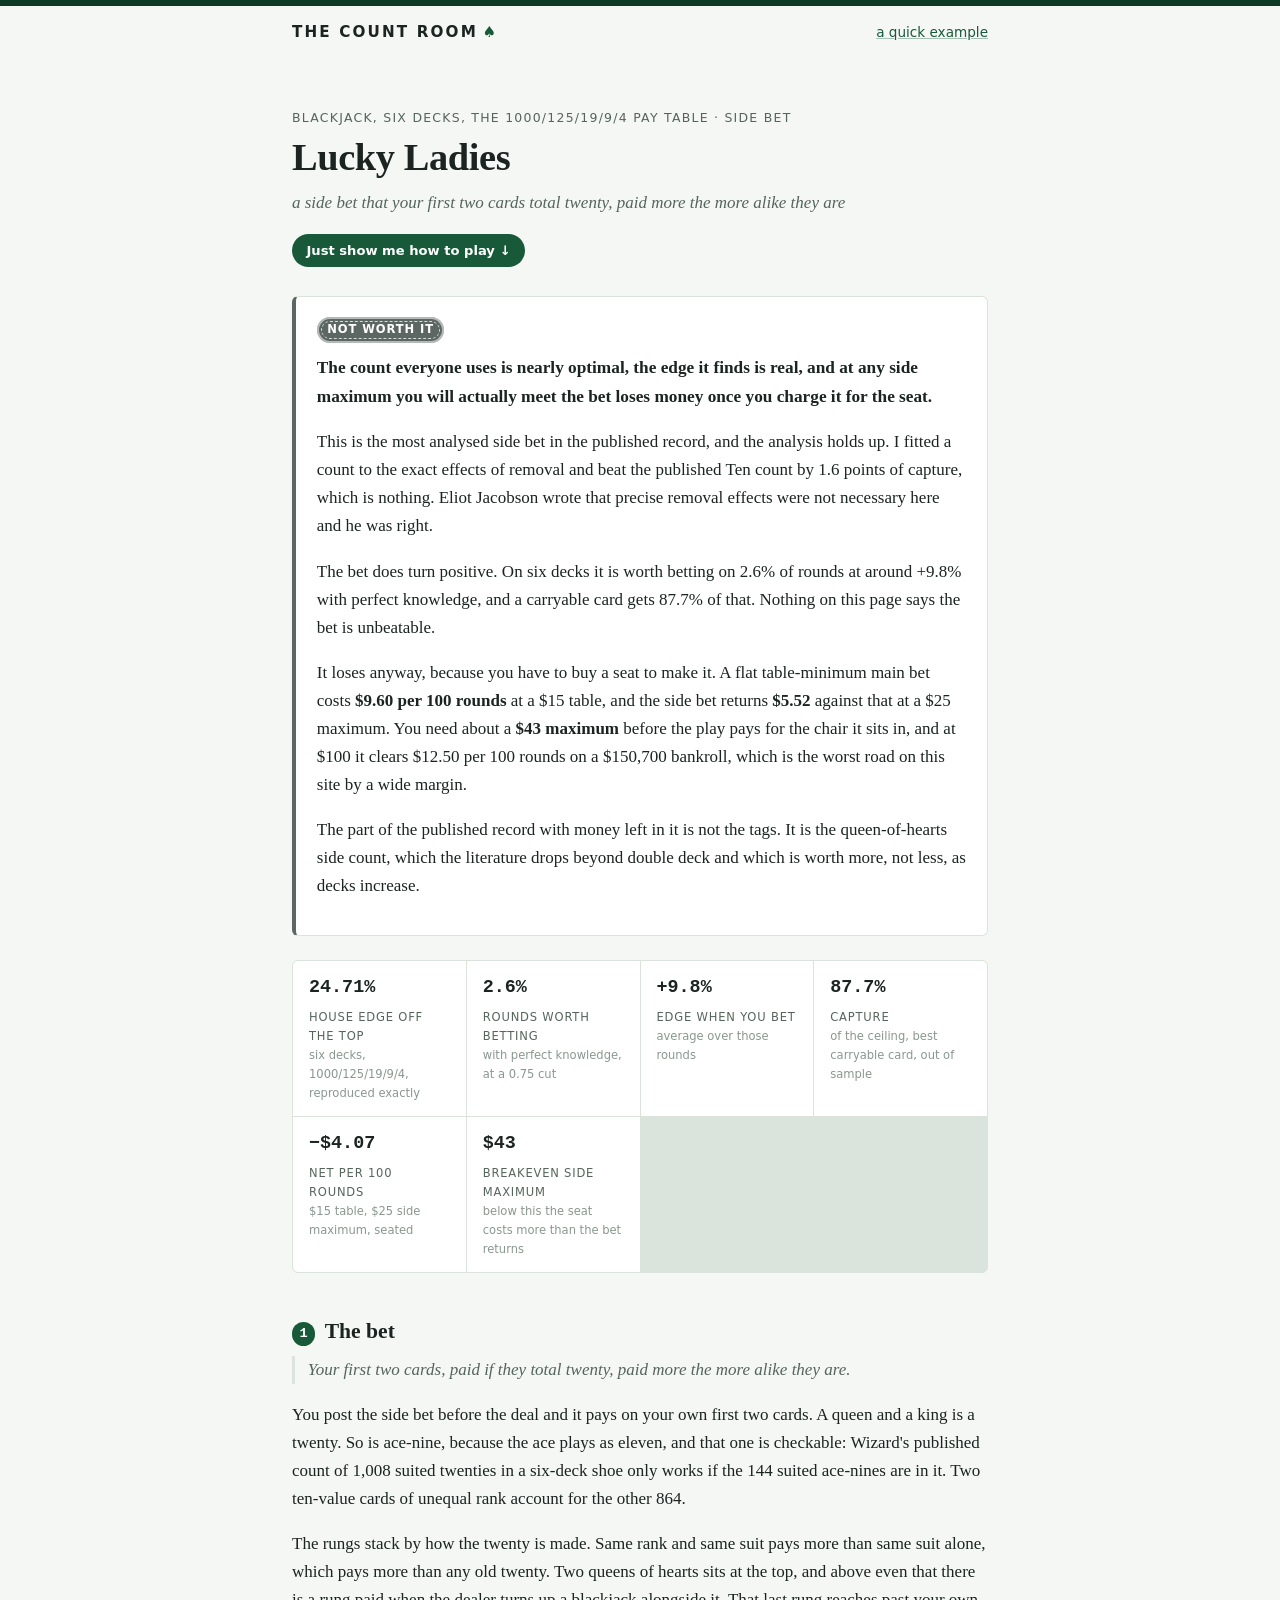
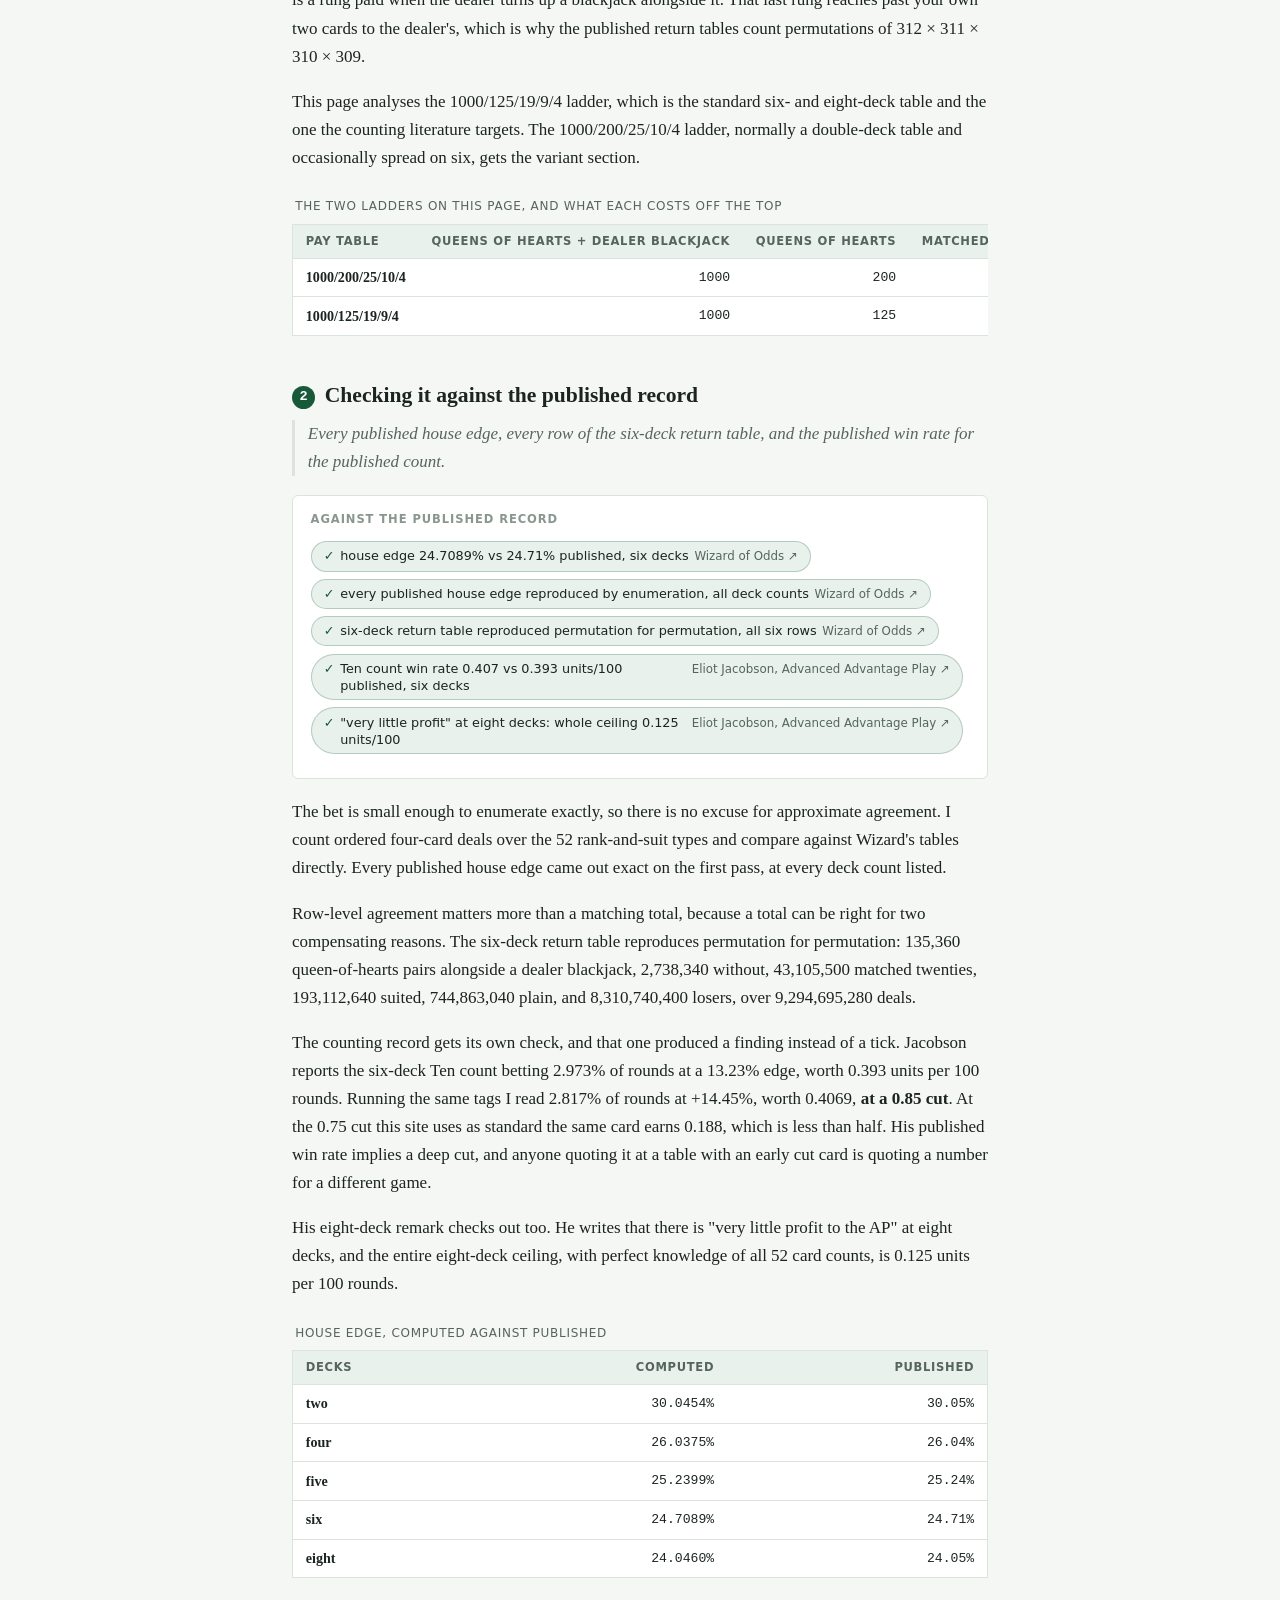
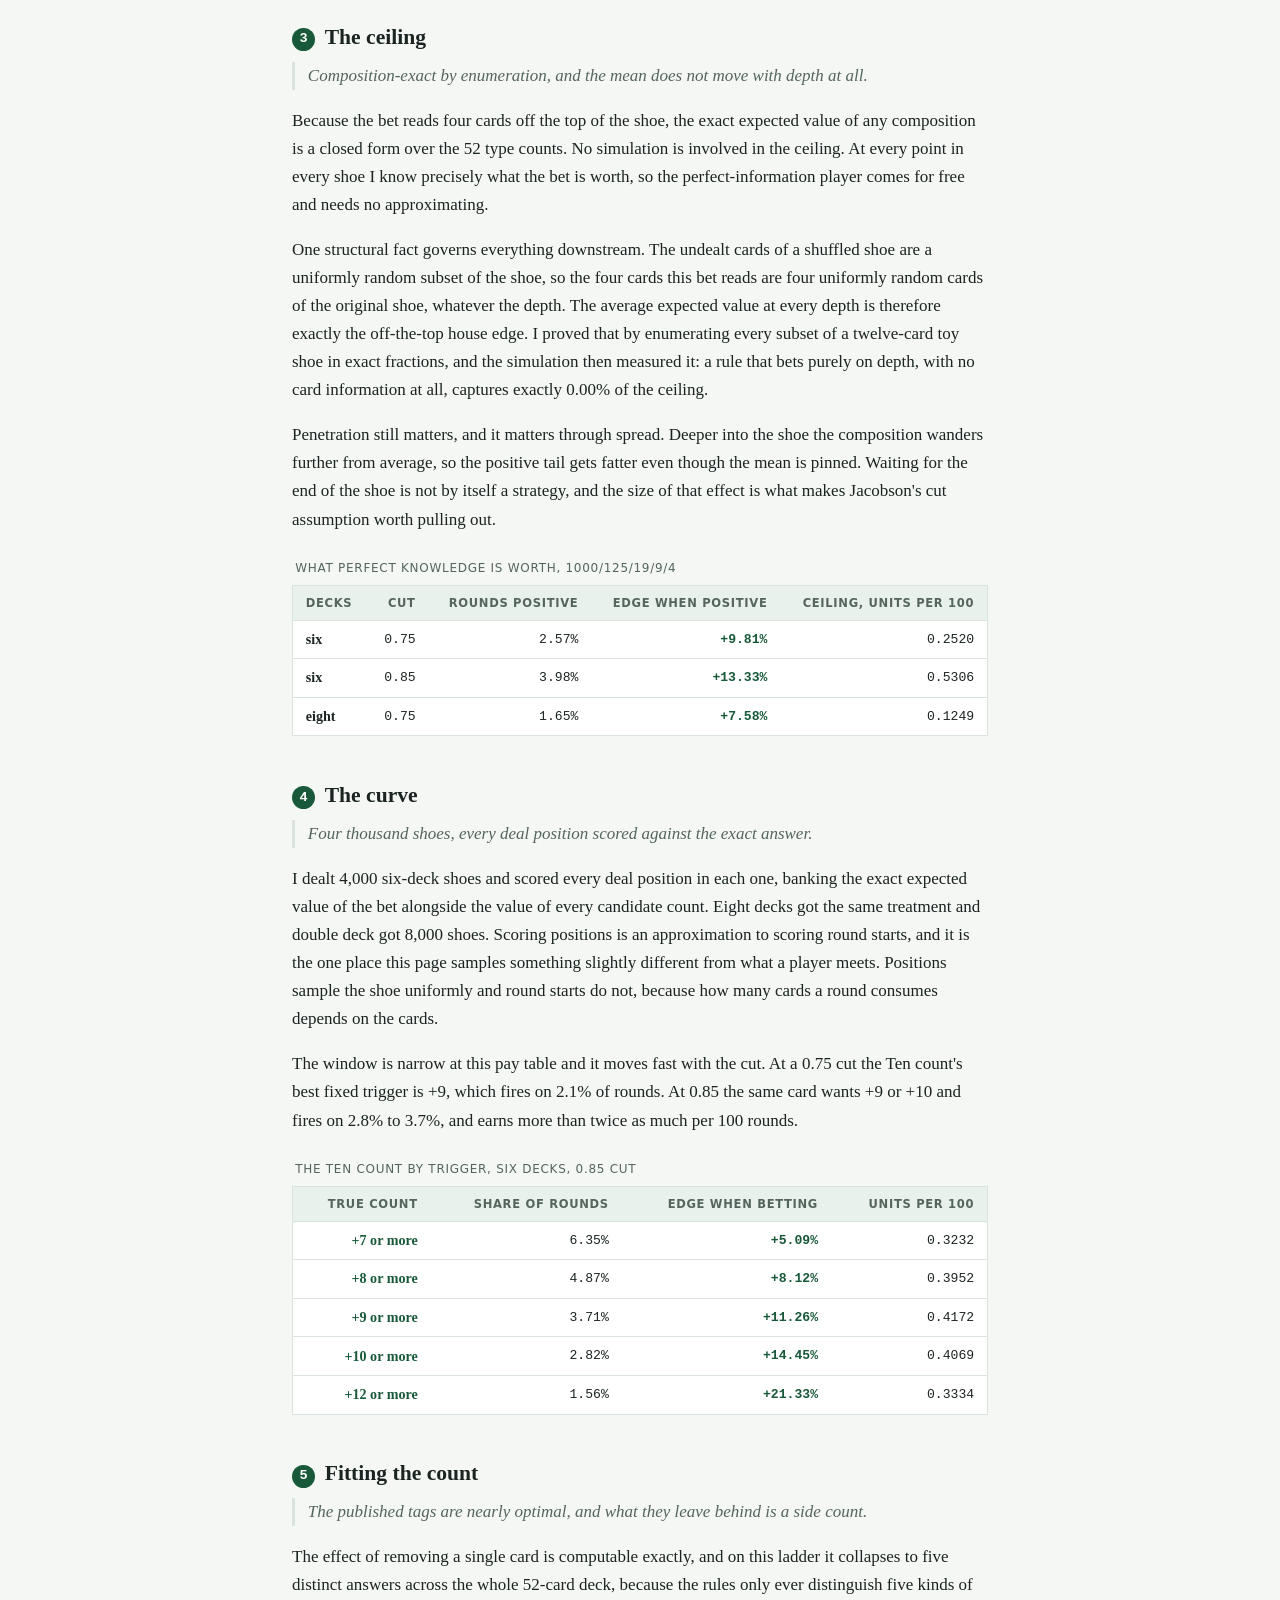
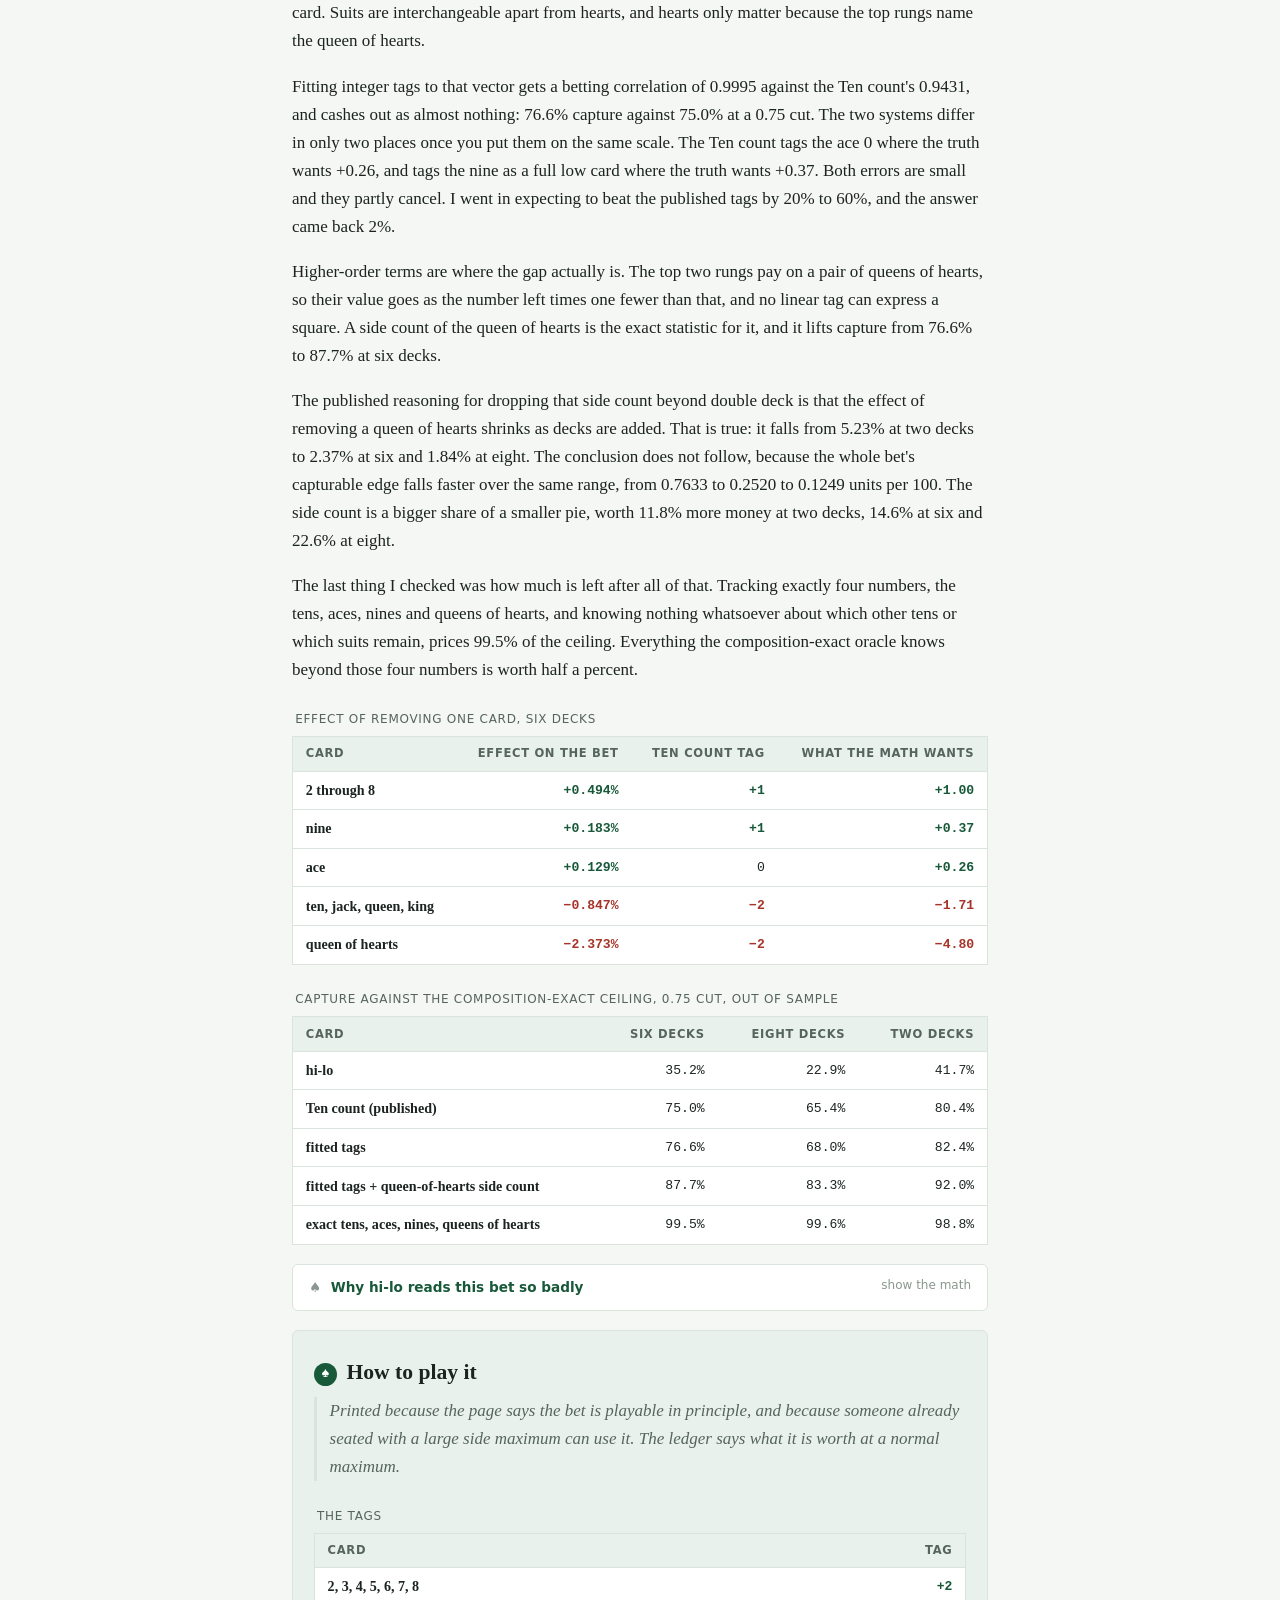
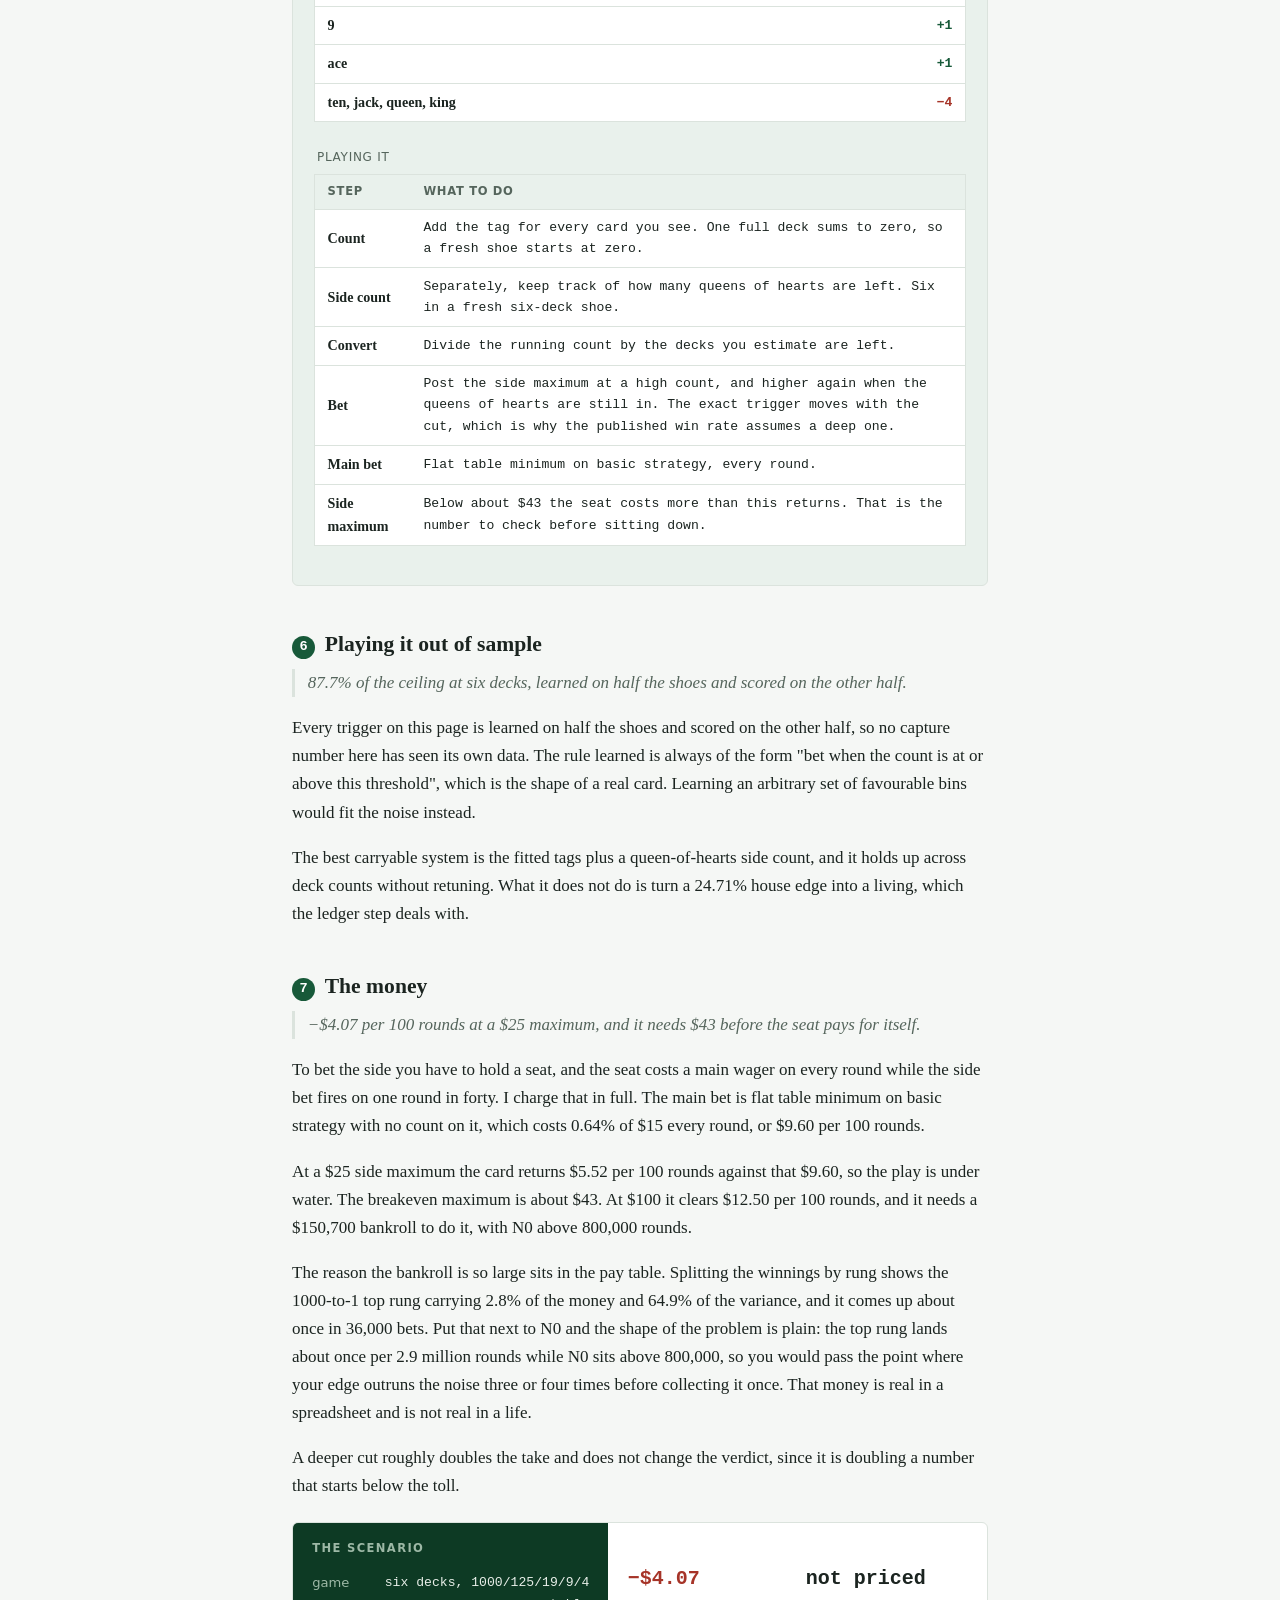
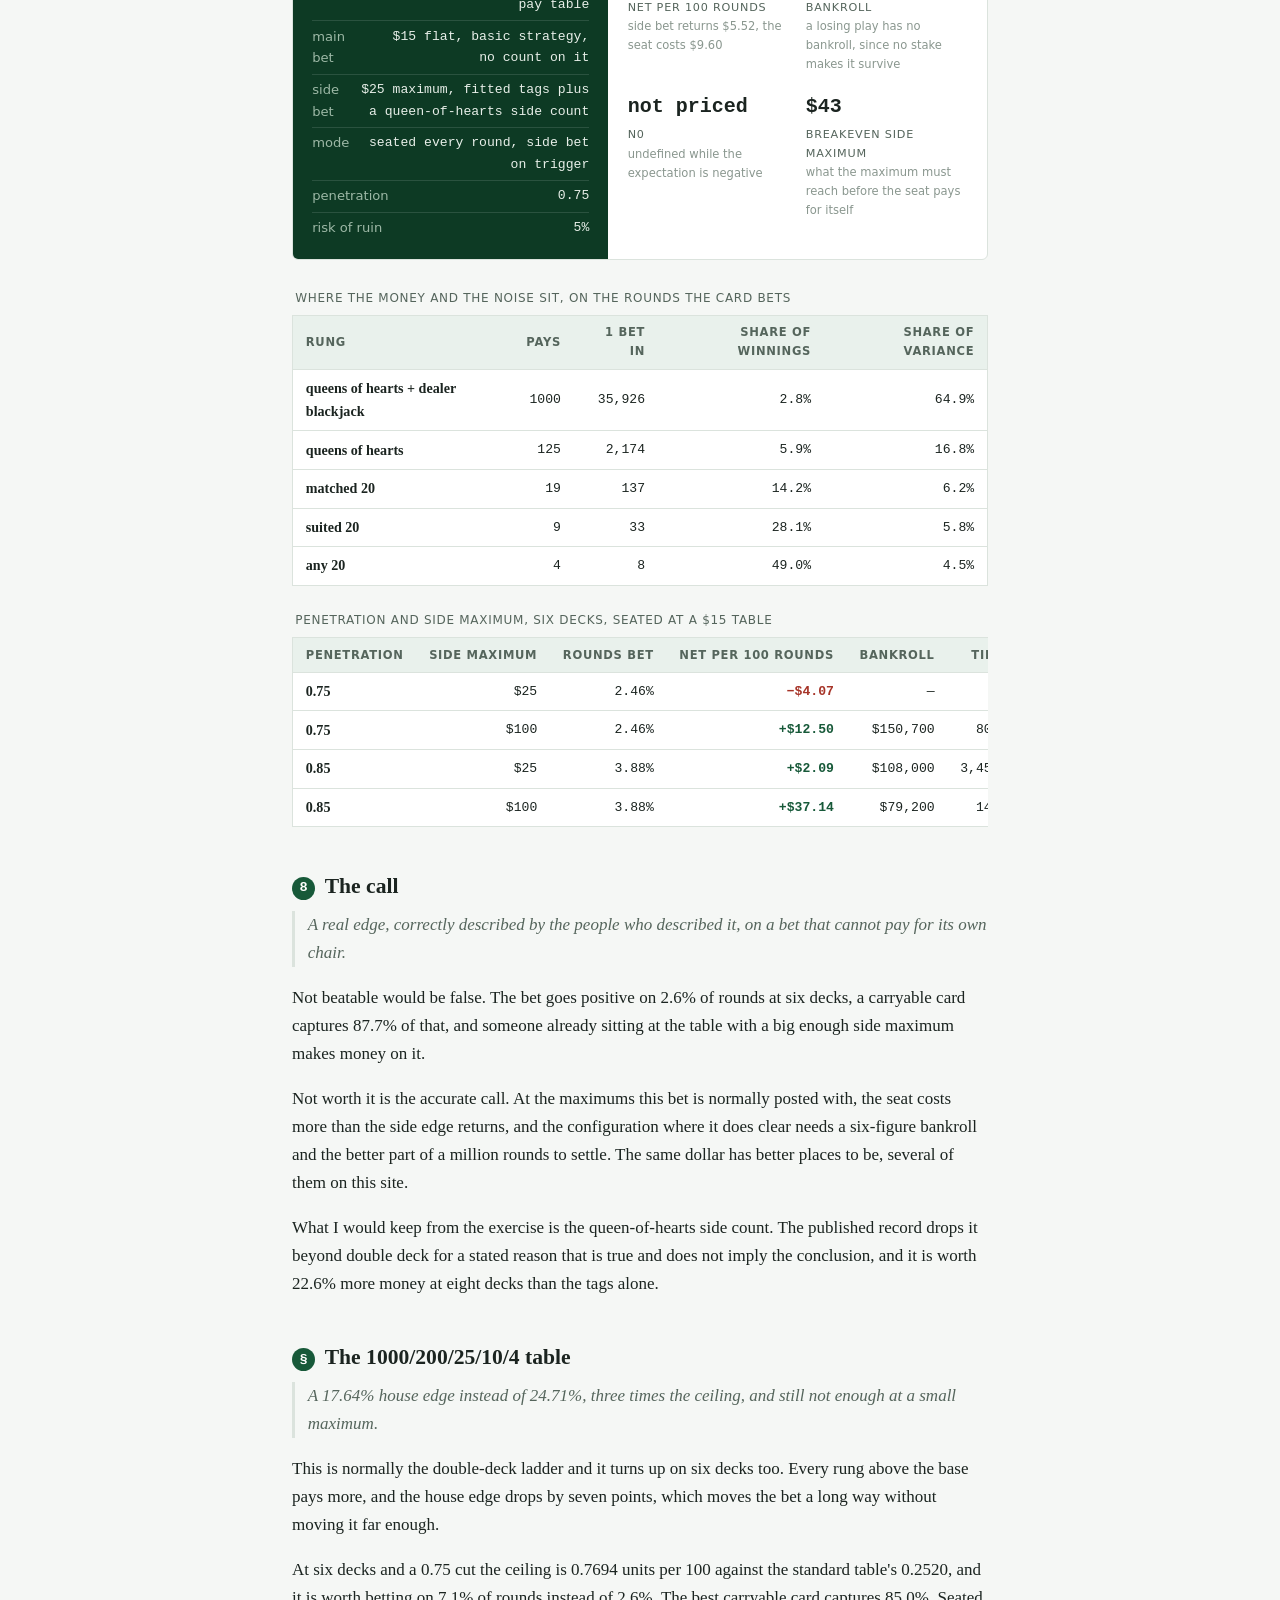
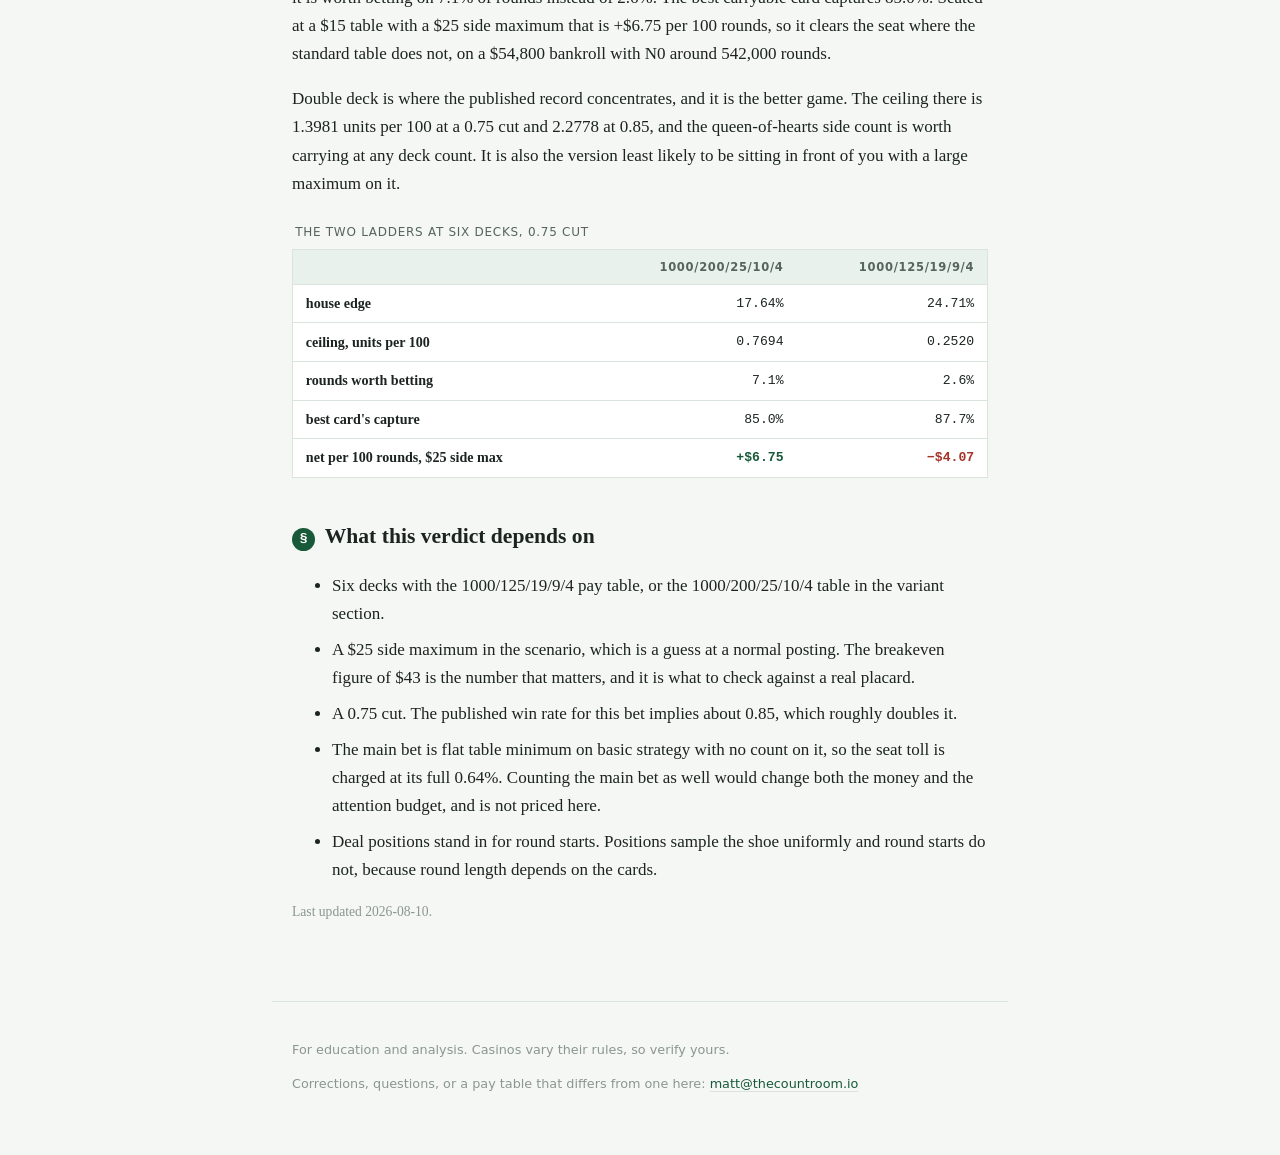
<file: bets/lucky-ladies.html>
<!doctype html>
<html lang="en">
<head>
<meta charset="utf-8">
<meta name="viewport" content="width=device-width, initial-scale=1">
<title>Lucky Ladies · The Count Room</title>
<link rel="stylesheet" href="../style.css">
</head>
<body>
<nav class="top">
  <a class="brand" href="../index.html">The Count Room<span class="suit">&spades;</span></a>
  <span class="links"><a href="../toy.html">a quick example</a></span>
</nav>
<main>

<header class="bet-head">
  <p class="kicker">Blackjack, six decks, the 1000/125/19/9/4 pay table · side bet</p>
  <h1>Lucky Ladies</h1>
  <p class="subtitle">a side bet that your first two cards total twenty, paid more the more alike they are</p>
  <p class="skip-link"><a href="#how-to-play">Just show me how to play &darr;</a></p>
  <div class="verdict verdict-not-worth-it">
    <span class="chip chip-not-worth-it">not worth it</span>
    <p class="verdict-headline">The count everyone uses is nearly optimal, the edge it finds is real, and at any side maximum you will actually meet the bet loses money once you charge it for the seat.</p>
    <p>This is the most analysed side bet in the published record, and the analysis holds up. I fitted a count to the exact effects of removal and beat the published Ten count by 1.6 points of capture, which is nothing. Eliot Jacobson wrote that precise removal effects were not necessary here and he was right.</p><p>The bet does turn positive. On six decks it is worth betting on 2.6% of rounds at around +9.8% with perfect knowledge, and a carryable card gets 87.7% of that. Nothing on this page says the bet is unbeatable.</p><p>It loses anyway, because you have to buy a seat to make it. A flat table-minimum main bet costs <strong>$9.60 per 100 rounds</strong> at a $15 table, and the side bet returns <strong>$5.52</strong> against that at a $25 maximum. You need about a <strong>$43 maximum</strong> before the play pays for the chair it sits in, and at $100 it clears $12.50 per 100 rounds on a $150,700 bankroll, which is the worst road on this site by a wide margin.</p><p>The part of the published record with money left in it is not the tags. It is the queen-of-hearts side count, which the literature drops beyond double deck and which is worth more, not less, as decks increase.</p>
  </div>
  <div class="stats"><div class="stat"><div class="stat-value">24.71%</div><div class="stat-label">house edge off the top</div><div class="stat-detail">six decks, 1000/125/19/9/4, reproduced exactly</div></div><div class="stat"><div class="stat-value">2.6%</div><div class="stat-label">rounds worth betting</div><div class="stat-detail">with perfect knowledge, at a 0.75 cut</div></div><div class="stat"><div class="stat-value">+9.8%</div><div class="stat-label">edge when you bet</div><div class="stat-detail">average over those rounds</div></div><div class="stat"><div class="stat-value">87.7%</div><div class="stat-label">capture</div><div class="stat-detail">of the ceiling, best carryable card, out of sample</div></div><div class="stat"><div class="stat-value">−$4.07</div><div class="stat-label">net per 100 rounds</div><div class="stat-detail">$15 table, $25 side maximum, seated</div></div><div class="stat"><div class="stat-value">$43</div><div class="stat-label">breakeven side maximum</div><div class="stat-detail">below this the seat costs more than the bet returns</div></div></div>
</header>
<section class="step" id="rules"><h2><span class="step-n">1</span>The bet</h2><p class="headline">Your first two cards, paid if they total twenty, paid more the more alike they are.</p><p>You post the side bet before the deal and it pays on your own first two cards. A queen and a king is a twenty. So is ace-nine, because the ace plays as eleven, and that one is checkable: Wizard's published count of 1,008 suited twenties in a six-deck shoe only works if the 144 suited ace-nines are in it. Two ten-value cards of unequal rank account for the other 864.</p><p>The rungs stack by how the twenty is made. Same rank and same suit pays more than same suit alone, which pays more than any old twenty. Two queens of hearts sits at the top, and above even that there is a rung paid when the dealer turns up a blackjack alongside it. That last rung reaches past your own two cards to the dealer's, which is why the published return tables count permutations of 312 × 311 × 310 × 309.</p><p>This page analyses the 1000/125/19/9/4 ladder, which is the standard six- and eight-deck table and the one the counting literature targets. The 1000/200/25/10/4 ladder, normally a double-deck table and occasionally spread on six, gets the variant section.</p><div class="table-scroll"><table class="wide"><caption>The two ladders on this page, and what each costs off the top</caption><thead><tr><th class="al">pay table</th><th class="ar">queens of hearts + dealer blackjack</th><th class="ar">queens of hearts</th><th class="ar">matched 20</th><th class="ar">suited 20</th><th class="ar">any 20</th><th class="ar">house edge, six decks</th></tr></thead><tbody><tr><th class="al">1000/200/25/10/4</th><td class="ar">1000</td><td class="ar">200</td><td class="ar">25</td><td class="ar">10</td><td class="ar">4</td><td class="ar">17.64%</td></tr><tr><th class="al">1000/125/19/9/4</th><td class="ar">1000</td><td class="ar">125</td><td class="ar">19</td><td class="ar">9</td><td class="ar">4</td><td class="ar">24.71%</td></tr></tbody></table></div></section><section class="step" id="gate"><h2><span class="step-n">2</span>Checking it against the published record</h2><p class="headline">Every published house edge, every row of the six-deck return table, and the published win rate for the published count.</p><div class="pills"><h4>against the published record</h4><a class="pill" href="https://wizardofodds.com/games/blackjack/side-bets/lucky-ladies/" target="_blank" rel="noopener"><span class="pill-mark">&check;</span><span class="pill-label">house edge 24.7089% vs 24.71% published, six decks</span><span class="pill-src">Wizard of Odds</span></a><a class="pill" href="https://wizardofodds.com/games/blackjack/side-bets/lucky-ladies/" target="_blank" rel="noopener"><span class="pill-mark">&check;</span><span class="pill-label">every published house edge reproduced by enumeration, all deck counts</span><span class="pill-src">Wizard of Odds</span></a><a class="pill" href="https://wizardofodds.com/games/blackjack/side-bets/lucky-ladies/" target="_blank" rel="noopener"><span class="pill-mark">&check;</span><span class="pill-label">six-deck return table reproduced permutation for permutation, all six rows</span><span class="pill-src">Wizard of Odds</span></a><a class="pill" href="https://advancedadvantageplay.com/2024/07/card-counting-the-lucky-ladies-blackjack-side-bet/" target="_blank" rel="noopener"><span class="pill-mark">&check;</span><span class="pill-label">Ten count win rate 0.407 vs 0.393 units/100 published, six decks</span><span class="pill-src">Eliot Jacobson, Advanced Advantage Play</span></a><a class="pill" href="https://advancedadvantageplay.com/2024/07/card-counting-the-lucky-ladies-blackjack-side-bet/" target="_blank" rel="noopener"><span class="pill-mark">&check;</span><span class="pill-label">"very little profit" at eight decks: whole ceiling 0.125 units/100</span><span class="pill-src">Eliot Jacobson, Advanced Advantage Play</span></a></div><p>The bet is small enough to enumerate exactly, so there is no excuse for approximate agreement. I count ordered four-card deals over the 52 rank-and-suit types and compare against Wizard's tables directly. Every published house edge came out exact on the first pass, at every deck count listed.</p><p>Row-level agreement matters more than a matching total, because a total can be right for two compensating reasons. The six-deck return table reproduces permutation for permutation: 135,360 queen-of-hearts pairs alongside a dealer blackjack, 2,738,340 without, 43,105,500 matched twenties, 193,112,640 suited, 744,863,040 plain, and 8,310,740,400 losers, over 9,294,695,280 deals.</p><p>The counting record gets its own check, and that one produced a finding instead of a tick. Jacobson reports the six-deck Ten count betting 2.973% of rounds at a 13.23% edge, worth 0.393 units per 100 rounds. Running the same tags I read 2.817% of rounds at +14.45%, worth 0.4069, <strong>at a 0.85 cut</strong>. At the 0.75 cut this site uses as standard the same card earns 0.188, which is less than half. His published win rate implies a deep cut, and anyone quoting it at a table with an early cut card is quoting a number for a different game.</p><p>His eight-deck remark checks out too. He writes that there is "very little profit to the AP" at eight decks, and the entire eight-deck ceiling, with perfect knowledge of all 52 card counts, is 0.125 units per 100 rounds.</p><div class="table-scroll"><table><caption>House edge, computed against published</caption><thead><tr><th class="al">decks</th><th class="ar">computed</th><th class="ar">published</th></tr></thead><tbody><tr><th class="al">two</th><td class="ar">30.0454%</td><td class="ar">30.05%</td></tr><tr><th class="al">four</th><td class="ar">26.0375%</td><td class="ar">26.04%</td></tr><tr><th class="al">five</th><td class="ar">25.2399%</td><td class="ar">25.24%</td></tr><tr><th class="al">six</th><td class="ar">24.7089%</td><td class="ar">24.71%</td></tr><tr><th class="al">eight</th><td class="ar">24.0460%</td><td class="ar">24.05%</td></tr></tbody></table></div></section><section class="step" id="oracle"><h2><span class="step-n">3</span>The ceiling</h2><p class="headline">Composition-exact by enumeration, and the mean does not move with depth at all.</p><p>Because the bet reads four cards off the top of the shoe, the exact expected value of any composition is a closed form over the 52 type counts. No simulation is involved in the ceiling. At every point in every shoe I know precisely what the bet is worth, so the perfect-information player comes for free and needs no approximating.</p><p>One structural fact governs everything downstream. The undealt cards of a shuffled shoe are a uniformly random subset of the shoe, so the four cards this bet reads are four uniformly random cards of the original shoe, whatever the depth. The average expected value at every depth is therefore exactly the off-the-top house edge. I proved that by enumerating every subset of a twelve-card toy shoe in exact fractions, and the simulation then measured it: a rule that bets purely on depth, with no card information at all, captures exactly 0.00% of the ceiling.</p><p>Penetration still matters, and it matters through spread. Deeper into the shoe the composition wanders further from average, so the positive tail gets fatter even though the mean is pinned. Waiting for the end of the shoe is not by itself a strategy, and the size of that effect is what makes Jacobson's cut assumption worth pulling out.</p><div class="table-scroll"><table><caption>What perfect knowledge is worth, 1000/125/19/9/4</caption><thead><tr><th class="al">decks</th><th class="ar">cut</th><th class="ar">rounds positive</th><th class="ar">edge when positive</th><th class="ar">ceiling, units per 100</th></tr></thead><tbody><tr><th class="al">six</th><td class="ar">0.75</td><td class="ar">2.57%</td><td class="ar pos">+9.81%</td><td class="ar">0.2520</td></tr><tr><th class="al">six</th><td class="ar">0.85</td><td class="ar">3.98%</td><td class="ar pos">+13.33%</td><td class="ar">0.5306</td></tr><tr><th class="al">eight</th><td class="ar">0.75</td><td class="ar">1.65%</td><td class="ar pos">+7.58%</td><td class="ar">0.1249</td></tr></tbody></table></div></section><section class="step" id="dataset"><h2><span class="step-n">4</span>The curve</h2><p class="headline">Four thousand shoes, every deal position scored against the exact answer.</p><p>I dealt 4,000 six-deck shoes and scored every deal position in each one, banking the exact expected value of the bet alongside the value of every candidate count. Eight decks got the same treatment and double deck got 8,000 shoes. Scoring positions is an approximation to scoring round starts, and it is the one place this page samples something slightly different from what a player meets. Positions sample the shoe uniformly and round starts do not, because how many cards a round consumes depends on the cards.</p><p>The window is narrow at this pay table and it moves fast with the cut. At a 0.75 cut the Ten count's best fixed trigger is +9, which fires on 2.1% of rounds. At 0.85 the same card wants +9 or +10 and fires on 2.8% to 3.7%, and earns more than twice as much per 100 rounds.</p><div class="table-scroll"><table><caption>The Ten count by trigger, six decks, 0.85 cut</caption><thead><tr><th class="ar">true count</th><th class="ar">share of rounds</th><th class="ar">edge when betting</th><th class="ar">units per 100</th></tr></thead><tbody><tr><th class="ar pos">+7 or more</th><td class="ar">6.35%</td><td class="ar pos">+5.09%</td><td class="ar">0.3232</td></tr><tr><th class="ar pos">+8 or more</th><td class="ar">4.87%</td><td class="ar pos">+8.12%</td><td class="ar">0.3952</td></tr><tr><th class="ar pos">+9 or more</th><td class="ar">3.71%</td><td class="ar pos">+11.26%</td><td class="ar">0.4172</td></tr><tr><th class="ar pos">+10 or more</th><td class="ar">2.82%</td><td class="ar pos">+14.45%</td><td class="ar">0.4069</td></tr><tr><th class="ar pos">+12 or more</th><td class="ar">1.56%</td><td class="ar pos">+21.33%</td><td class="ar">0.3334</td></tr></tbody></table></div></section><section class="step" id="fit"><h2><span class="step-n">5</span>Fitting the count</h2><p class="headline">The published tags are nearly optimal, and what they leave behind is a side count.</p><p>The effect of removing a single card is computable exactly, and on this ladder it collapses to five distinct answers across the whole 52-card deck, because the rules only ever distinguish five kinds of card. Suits are interchangeable apart from hearts, and hearts only matter because the top rungs name the queen of hearts.</p><p>Fitting integer tags to that vector gets a betting correlation of 0.9995 against the Ten count's 0.9431, and cashes out as almost nothing: 76.6% capture against 75.0% at a 0.75 cut. The two systems differ in only two places once you put them on the same scale. The Ten count tags the ace 0 where the truth wants +0.26, and tags the nine as a full low card where the truth wants +0.37. Both errors are small and they partly cancel. I went in expecting to beat the published tags by 20% to 60%, and the answer came back 2%.</p><p>Higher-order terms are where the gap actually is. The top two rungs pay on a pair of queens of hearts, so their value goes as the number left times one fewer than that, and no linear tag can express a square. A side count of the queen of hearts is the exact statistic for it, and it lifts capture from 76.6% to 87.7% at six decks.</p><p>The published reasoning for dropping that side count beyond double deck is that the effect of removing a queen of hearts shrinks as decks are added. That is true: it falls from 5.23% at two decks to 2.37% at six and 1.84% at eight. The conclusion does not follow, because the whole bet's capturable edge falls faster over the same range, from 0.7633 to 0.2520 to 0.1249 units per 100. The side count is a bigger share of a smaller pie, worth 11.8% more money at two decks, 14.6% at six and 22.6% at eight.</p><p>The last thing I checked was how much is left after all of that. Tracking exactly four numbers, the tens, aces, nines and queens of hearts, and knowing nothing whatsoever about which other tens or which suits remain, prices 99.5% of the ceiling. Everything the composition-exact oracle knows beyond those four numbers is worth half a percent.</p><div class="table-scroll"><table><caption>Effect of removing one card, six decks</caption><thead><tr><th class="al">card</th><th class="ar">effect on the bet</th><th class="ar">Ten count tag</th><th class="ar">what the math wants</th></tr></thead><tbody><tr><th class="al">2 through 8</th><td class="ar pos">+0.494%</td><td class="ar pos">+1</td><td class="ar pos">+1.00</td></tr><tr><th class="al">nine</th><td class="ar pos">+0.183%</td><td class="ar pos">+1</td><td class="ar pos">+0.37</td></tr><tr><th class="al">ace</th><td class="ar pos">+0.129%</td><td class="ar">0</td><td class="ar pos">+0.26</td></tr><tr><th class="al">ten, jack, queen, king</th><td class="ar neg">−0.847%</td><td class="ar neg">−2</td><td class="ar neg">−1.71</td></tr><tr><th class="al">queen of hearts</th><td class="ar neg">−2.373%</td><td class="ar neg">−2</td><td class="ar neg">−4.80</td></tr></tbody></table></div><div class="table-scroll"><table><caption>Capture against the composition-exact ceiling, 0.75 cut, out of sample</caption><thead><tr><th class="al">card</th><th class="ar">six decks</th><th class="ar">eight decks</th><th class="ar">two decks</th></tr></thead><tbody><tr><th class="al">hi-lo</th><td class="ar">35.2%</td><td class="ar">22.9%</td><td class="ar">41.7%</td></tr><tr><th class="al">Ten count (published)</th><td class="ar">75.0%</td><td class="ar">65.4%</td><td class="ar">80.4%</td></tr><tr><th class="al">fitted tags</th><td class="ar">76.6%</td><td class="ar">68.0%</td><td class="ar">82.4%</td></tr><tr><th class="al">fitted tags + queen-of-hearts side count</th><td class="ar">87.7%</td><td class="ar">83.3%</td><td class="ar">92.0%</td></tr><tr><th class="al">exact tens, aces, nines, queens of hearts</th><td class="ar">99.5%</td><td class="ar">99.6%</td><td class="ar">98.8%</td></tr></tbody></table></div><details class="math"><summary>Why hi-lo reads this bet so badly</summary><div class="math-body"><p>Hi-lo tags the ace −1, on the reasoning that aces leaving the shoe hurts a blackjack player. For this bet an ace leaving is mildly good, because the ace is half of the ace-nine twenty and removing one does less damage than removing a ten. The tag has the wrong sign.</p><p>Hi-lo also tags the nine 0 when it wants about +0.37, and tags sevens and eights 0 when they behave like any other low card here. Between them those errors drop the betting correlation to 0.8579 and capture to 35.2% at six decks. Someone already counting hi-lo at the table can bet this at a high enough count and make money, and they will be leaving over half of it behind.</p></div></details></section><section class="step how-to-play" id="how-to-play"><h2><span class="step-n">&spades;</span>How to play it</h2><p class="headline">Printed because the page says the bet is playable in principle, and because someone already seated with a large side maximum can use it. The ledger says what it is worth at a normal maximum.</p><div class="table-scroll"><table><caption>The tags</caption><thead><tr><th class="al">card</th><th class="ar">tag</th></tr></thead><tbody><tr><th class="al">2, 3, 4, 5, 6, 7, 8</th><td class="ar pos">+2</td></tr><tr><th class="al">9</th><td class="ar pos">+1</td></tr><tr><th class="al">ace</th><td class="ar pos">+1</td></tr><tr><th class="al">ten, jack, queen, king</th><td class="ar neg">−4</td></tr></tbody></table></div><div class="table-scroll"><table><caption>Playing it</caption><thead><tr><th class="al">step</th><th class="al">what to do</th></tr></thead><tbody><tr><th class="al">Count</th><td class="al">Add the tag for every card you see. One full deck sums to zero, so a fresh shoe starts at zero.</td></tr><tr><th class="al">Side count</th><td class="al">Separately, keep track of how many queens of hearts are left. Six in a fresh six-deck shoe.</td></tr><tr><th class="al">Convert</th><td class="al">Divide the running count by the decks you estimate are left.</td></tr><tr><th class="al">Bet</th><td class="al">Post the side maximum at a high count, and higher again when the queens of hearts are still in. The exact trigger moves with the cut, which is why the published win rate assumes a deep one.</td></tr><tr><th class="al">Main bet</th><td class="al">Flat table minimum on basic strategy, every round.</td></tr><tr><th class="al">Side maximum</th><td class="al">Below about $43 the seat costs more than this returns. That is the number to check before sitting down.</td></tr></tbody></table></div></section><section class="step" id="certify"><h2><span class="step-n">6</span>Playing it out of sample</h2><p class="headline">87.7% of the ceiling at six decks, learned on half the shoes and scored on the other half.</p><p>Every trigger on this page is learned on half the shoes and scored on the other half, so no capture number here has seen its own data. The rule learned is always of the form "bet when the count is at or above this threshold", which is the shape of a real card. Learning an arbitrary set of favourable bins would fit the noise instead.</p><p>The best carryable system is the fitted tags plus a queen-of-hearts side count, and it holds up across deck counts without retuning. What it does not do is turn a 24.71% house edge into a living, which the ledger step deals with.</p></section><section class="step" id="ledger"><h2><span class="step-n">7</span>The money</h2><p class="headline">−$4.07 per 100 rounds at a $25 maximum, and it needs $43 before the seat pays for itself.</p><p>To bet the side you have to hold a seat, and the seat costs a main wager on every round while the side bet fires on one round in forty. I charge that in full. The main bet is flat table minimum on basic strategy with no count on it, which costs 0.64% of $15 every round, or $9.60 per 100 rounds.</p><p>At a $25 side maximum the card returns $5.52 per 100 rounds against that $9.60, so the play is under water. The breakeven maximum is about $43. At $100 it clears $12.50 per 100 rounds, and it needs a $150,700 bankroll to do it, with N0 above 800,000 rounds.</p><p>The reason the bankroll is so large sits in the pay table. Splitting the winnings by rung shows the 1000-to-1 top rung carrying 2.8% of the money and 64.9% of the variance, and it comes up about once in 36,000 bets. Put that next to N0 and the shape of the problem is plain: the top rung lands about once per 2.9 million rounds while N0 sits above 800,000, so you would pass the point where your edge outruns the noise three or four times before collecting it once. That money is real in a spreadsheet and is not real in a life.</p><p>A deeper cut roughly doubles the take and does not change the verdict, since it is doubling a number that starts below the toll.</p><div class="scenario"><div class="sc-side"><h4>the scenario</h4><div class="sc-row"><span class="sc-label">game</span><span class="sc-value">six decks, 1000/125/19/9/4 pay table</span></div><div class="sc-row"><span class="sc-label">main bet</span><span class="sc-value">$15 flat, basic strategy, no count on it</span></div><div class="sc-row"><span class="sc-label">side bet</span><span class="sc-value">$25 maximum, fitted tags plus a queen-of-hearts side count</span></div><div class="sc-row"><span class="sc-label">mode</span><span class="sc-value">seated every round, side bet on trigger</span></div><div class="sc-row"><span class="sc-label">penetration</span><span class="sc-value">0.75</span></div><div class="sc-row"><span class="sc-label">risk of ruin</span><span class="sc-value">5%</span></div></div><div class="sc-results"><div class="sc-out"><div class="sc-out-value neg">−$4.07</div><div class="sc-out-label">net per 100 rounds</div><div class="sc-out-detail">side bet returns $5.52, the seat costs $9.60</div></div><div class="sc-out"><div class="sc-out-value">not priced</div><div class="sc-out-label">bankroll</div><div class="sc-out-detail">a losing play has no bankroll, since no stake makes it survive</div></div><div class="sc-out"><div class="sc-out-value">not priced</div><div class="sc-out-label">N0</div><div class="sc-out-detail">undefined while the expectation is negative</div></div><div class="sc-out"><div class="sc-out-value">$43</div><div class="sc-out-label">breakeven side maximum</div><div class="sc-out-detail">what the maximum must reach before the seat pays for itself</div></div></div></div><div class="table-scroll"><table><caption>Where the money and the noise sit, on the rounds the card bets</caption><thead><tr><th class="al">rung</th><th class="ar">pays</th><th class="ar">1 bet in</th><th class="ar">share of winnings</th><th class="ar">share of variance</th></tr></thead><tbody><tr><th class="al">queens of hearts + dealer blackjack</th><td class="ar">1000</td><td class="ar">35,926</td><td class="ar">2.8%</td><td class="ar">64.9%</td></tr><tr><th class="al">queens of hearts</th><td class="ar">125</td><td class="ar">2,174</td><td class="ar">5.9%</td><td class="ar">16.8%</td></tr><tr><th class="al">matched 20</th><td class="ar">19</td><td class="ar">137</td><td class="ar">14.2%</td><td class="ar">6.2%</td></tr><tr><th class="al">suited 20</th><td class="ar">9</td><td class="ar">33</td><td class="ar">28.1%</td><td class="ar">5.8%</td></tr><tr><th class="al">any 20</th><td class="ar">4</td><td class="ar">8</td><td class="ar">49.0%</td><td class="ar">4.5%</td></tr></tbody></table></div><div class="table-scroll"><table class="wide"><caption>Penetration and side maximum, six decks, seated at a $15 table</caption><thead><tr><th class="al">penetration</th><th class="ar">side maximum</th><th class="ar">rounds bet</th><th class="ar">net per 100 rounds</th><th class="ar">bankroll</th><th class="ar">time to signal</th></tr></thead><tbody><tr><th class="al">0.75</th><td class="ar">$25</td><td class="ar">2.46%</td><td class="ar neg">−$4.07</td><td class="ar">—</td><td class="ar">—</td></tr><tr><th class="al">0.75</th><td class="ar">$100</td><td class="ar">2.46%</td><td class="ar pos">+$12.50</td><td class="ar">$150,700</td><td class="ar">805,096 rounds</td></tr><tr><th class="al">0.85</th><td class="ar">$25</td><td class="ar">3.88%</td><td class="ar pos">+$2.09</td><td class="ar">$108,000</td><td class="ar">3,451,182 rounds</td></tr><tr><th class="al">0.85</th><td class="ar">$100</td><td class="ar">3.88%</td><td class="ar pos">+$37.14</td><td class="ar">$79,200</td><td class="ar">142,337 rounds</td></tr></tbody></table></div></section><section class="step" id="verdict"><h2><span class="step-n">8</span>The call</h2><p class="headline">A real edge, correctly described by the people who described it, on a bet that cannot pay for its own chair.</p><p>Not beatable would be false. The bet goes positive on 2.6% of rounds at six decks, a carryable card captures 87.7% of that, and someone already sitting at the table with a big enough side maximum makes money on it.</p><p>Not worth it is the accurate call. At the maximums this bet is normally posted with, the seat costs more than the side edge returns, and the configuration where it does clear needs a six-figure bankroll and the better part of a million rounds to settle. The same dollar has better places to be, several of them on this site.</p><p>What I would keep from the exercise is the queen-of-hearts side count. The published record drops it beyond double deck for a stated reason that is true and does not imply the conclusion, and it is worth 22.6% more money at eight decks than the tags alone.</p></section>
<section class="step" id="variant"><h2><span class="step-n">&sect;</span>The 1000/200/25/10/4 table</h2><p class="headline">A 17.64% house edge instead of 24.71%, three times the ceiling, and still not enough at a small maximum.</p><p>This is normally the double-deck ladder and it turns up on six decks too. Every rung above the base pays more, and the house edge drops by seven points, which moves the bet a long way without moving it far enough.</p><p>At six decks and a 0.75 cut the ceiling is 0.7694 units per 100 against the standard table's 0.2520, and it is worth betting on 7.1% of rounds instead of 2.6%. The best carryable card captures 85.0%. Seated at a $15 table with a $25 side maximum that is +$6.75 per 100 rounds, so it clears the seat where the standard table does not, on a $54,800 bankroll with N0 around 542,000 rounds.</p><p>Double deck is where the published record concentrates, and it is the better game. The ceiling there is 1.3981 units per 100 at a 0.75 cut and 2.2778 at 0.85, and the queen-of-hearts side count is worth carrying at any deck count. It is also the version least likely to be sitting in front of you with a large maximum on it.</p><div class="table-scroll"><table><caption>The two ladders at six decks, 0.75 cut</caption><thead><tr><th class="al"></th><th class="ar">1000/200/25/10/4</th><th class="ar">1000/125/19/9/4</th></tr></thead><tbody><tr><th class="al">house edge</th><td class="ar">17.64%</td><td class="ar">24.71%</td></tr><tr><th class="al">ceiling, units per 100</th><td class="ar">0.7694</td><td class="ar">0.2520</td></tr><tr><th class="al">rounds worth betting</th><td class="ar">7.1%</td><td class="ar">2.6%</td></tr><tr><th class="al">best card's capture</th><td class="ar">85.0%</td><td class="ar">87.7%</td></tr><tr><th class="al">net per 100 rounds, $25 side max</th><td class="ar pos">+$6.75</td><td class="ar neg">−$4.07</td></tr></tbody></table></div></section>
<section class="step" id="conditions">
  <h2><span class="step-n">&sect;</span>What this verdict depends on</h2>
  <ul class="conditions"><li>Six decks with the 1000/125/19/9/4 pay table, or the 1000/200/25/10/4 table in the variant section.</li><li>A $25 side maximum in the scenario, which is a guess at a normal posting. The breakeven figure of $43 is the number that matters, and it is what to check against a real placard.</li><li>A 0.75 cut. The published win rate for this bet implies about 0.85, which roughly doubles it.</li><li>The main bet is flat table minimum on basic strategy with no count on it, so the seat toll is charged at its full 0.64%. Counting the main bet as well would change both the money and the attention budget, and is not priced here.</li><li>Deal positions stand in for round starts. Positions sample the shoe uniformly and round starts do not, because round length depends on the cards.</li></ul>
  <p class="updated">Last updated 2026-08-10.</p>
</section>

</main>
<footer>
  <p>For education and analysis. Casinos vary their rules, so verify yours.</p>
  <p>Corrections, questions, or a pay table that differs from one here:
     <a href="mailto:matt@thecountroom.io">matt@thecountroom.io</a></p>
</footer>
</body>
</html>
</file>
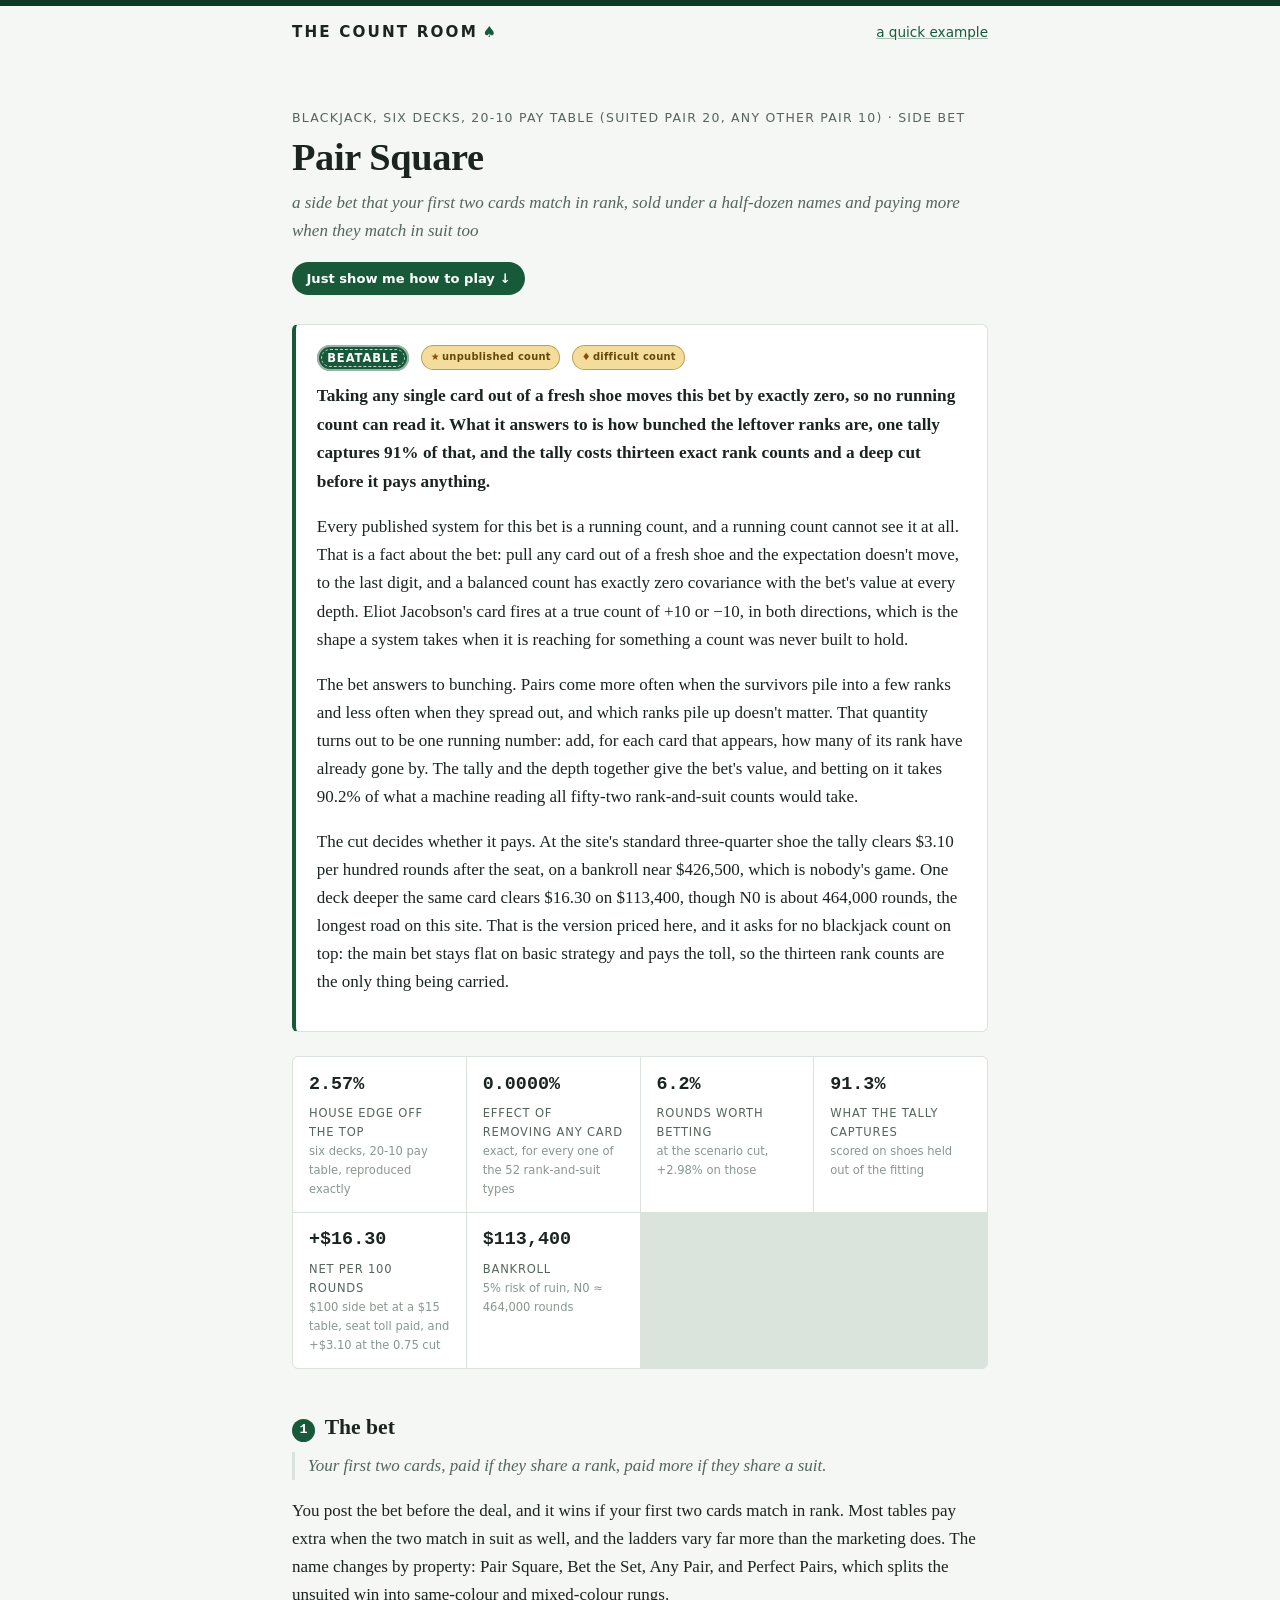
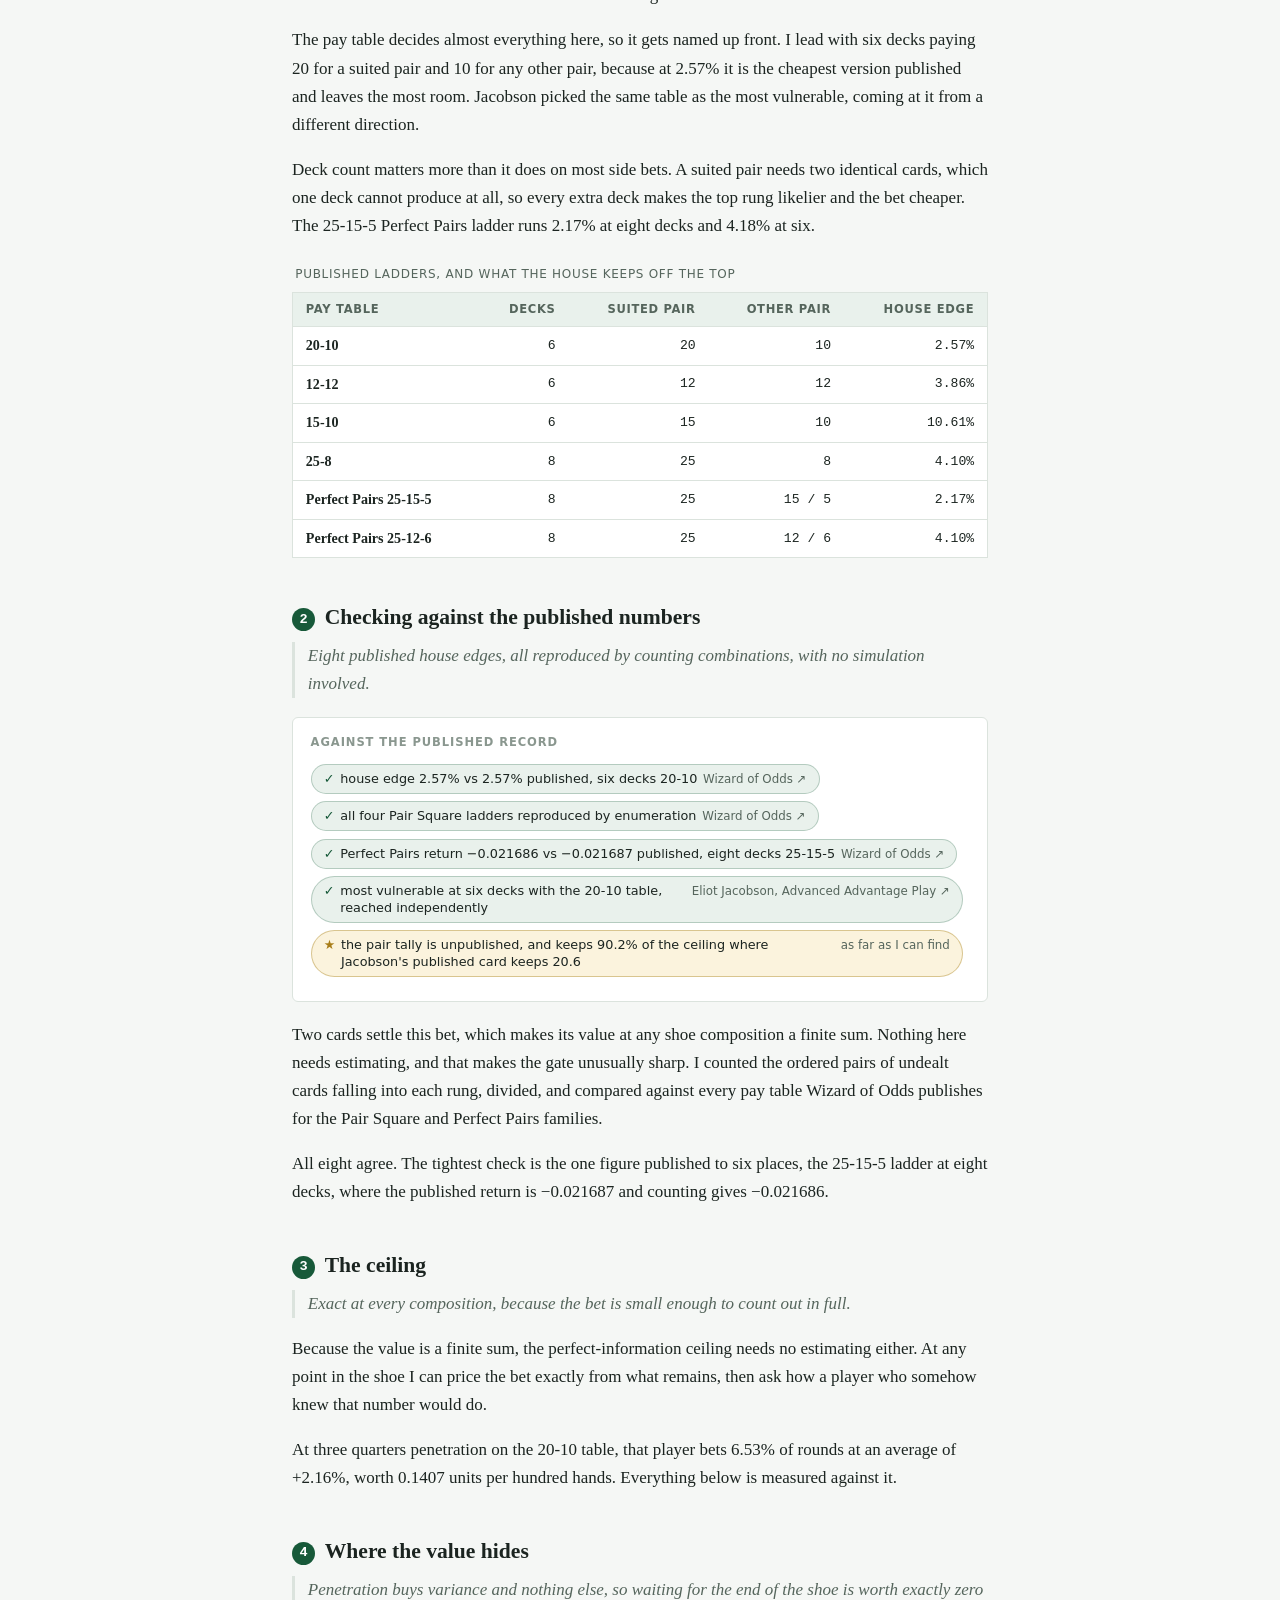
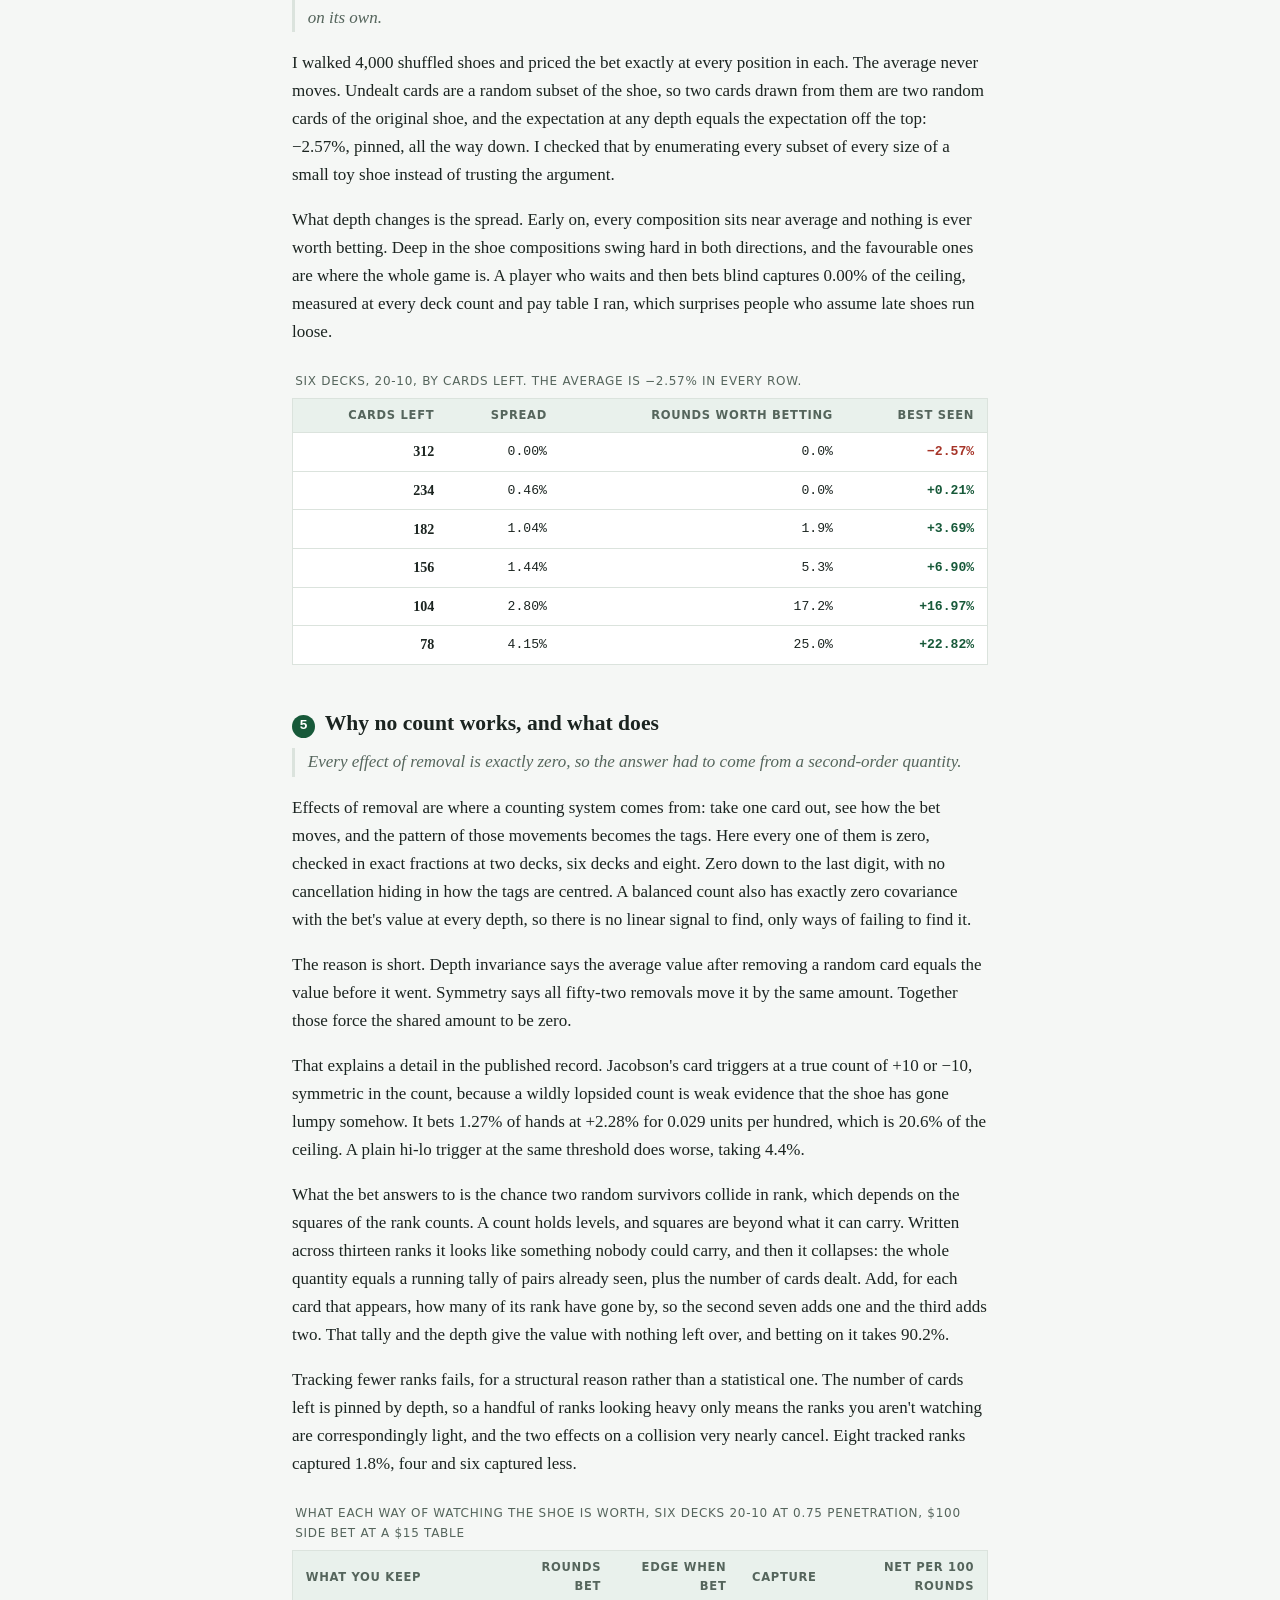
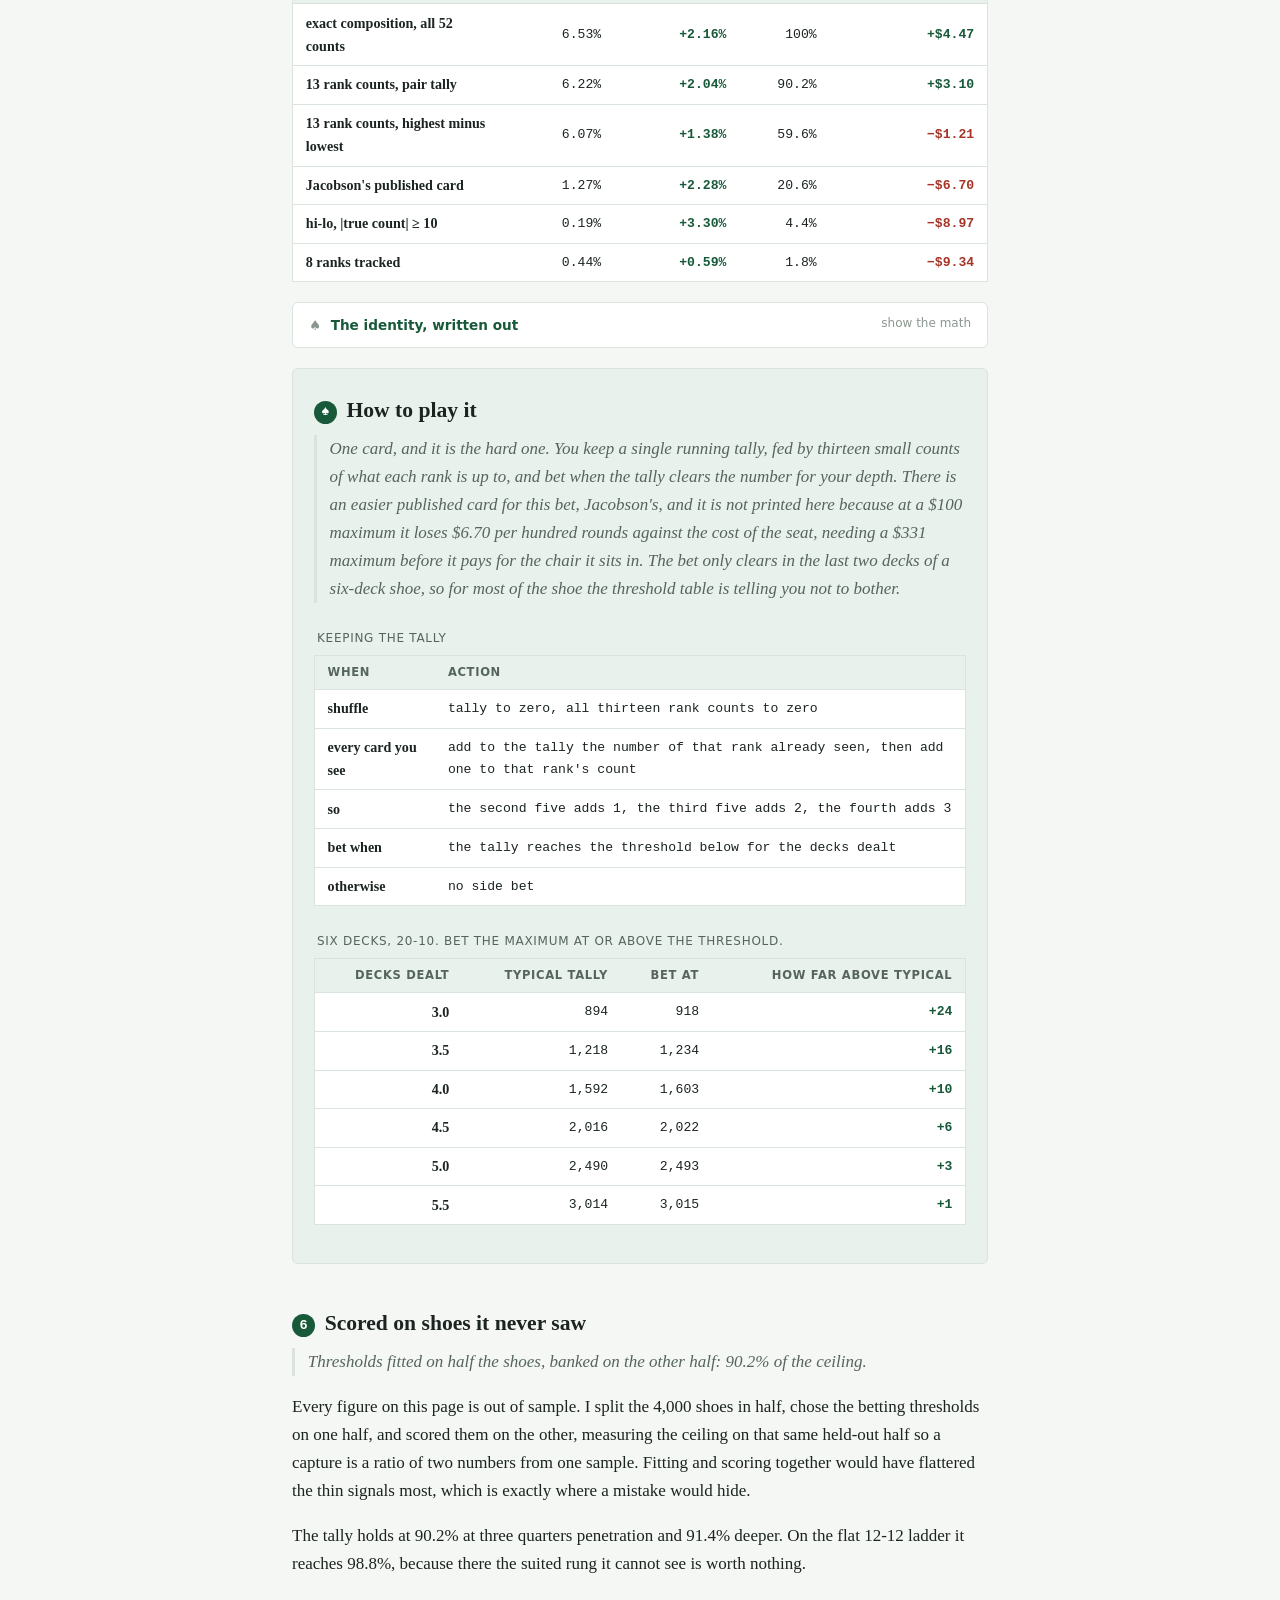
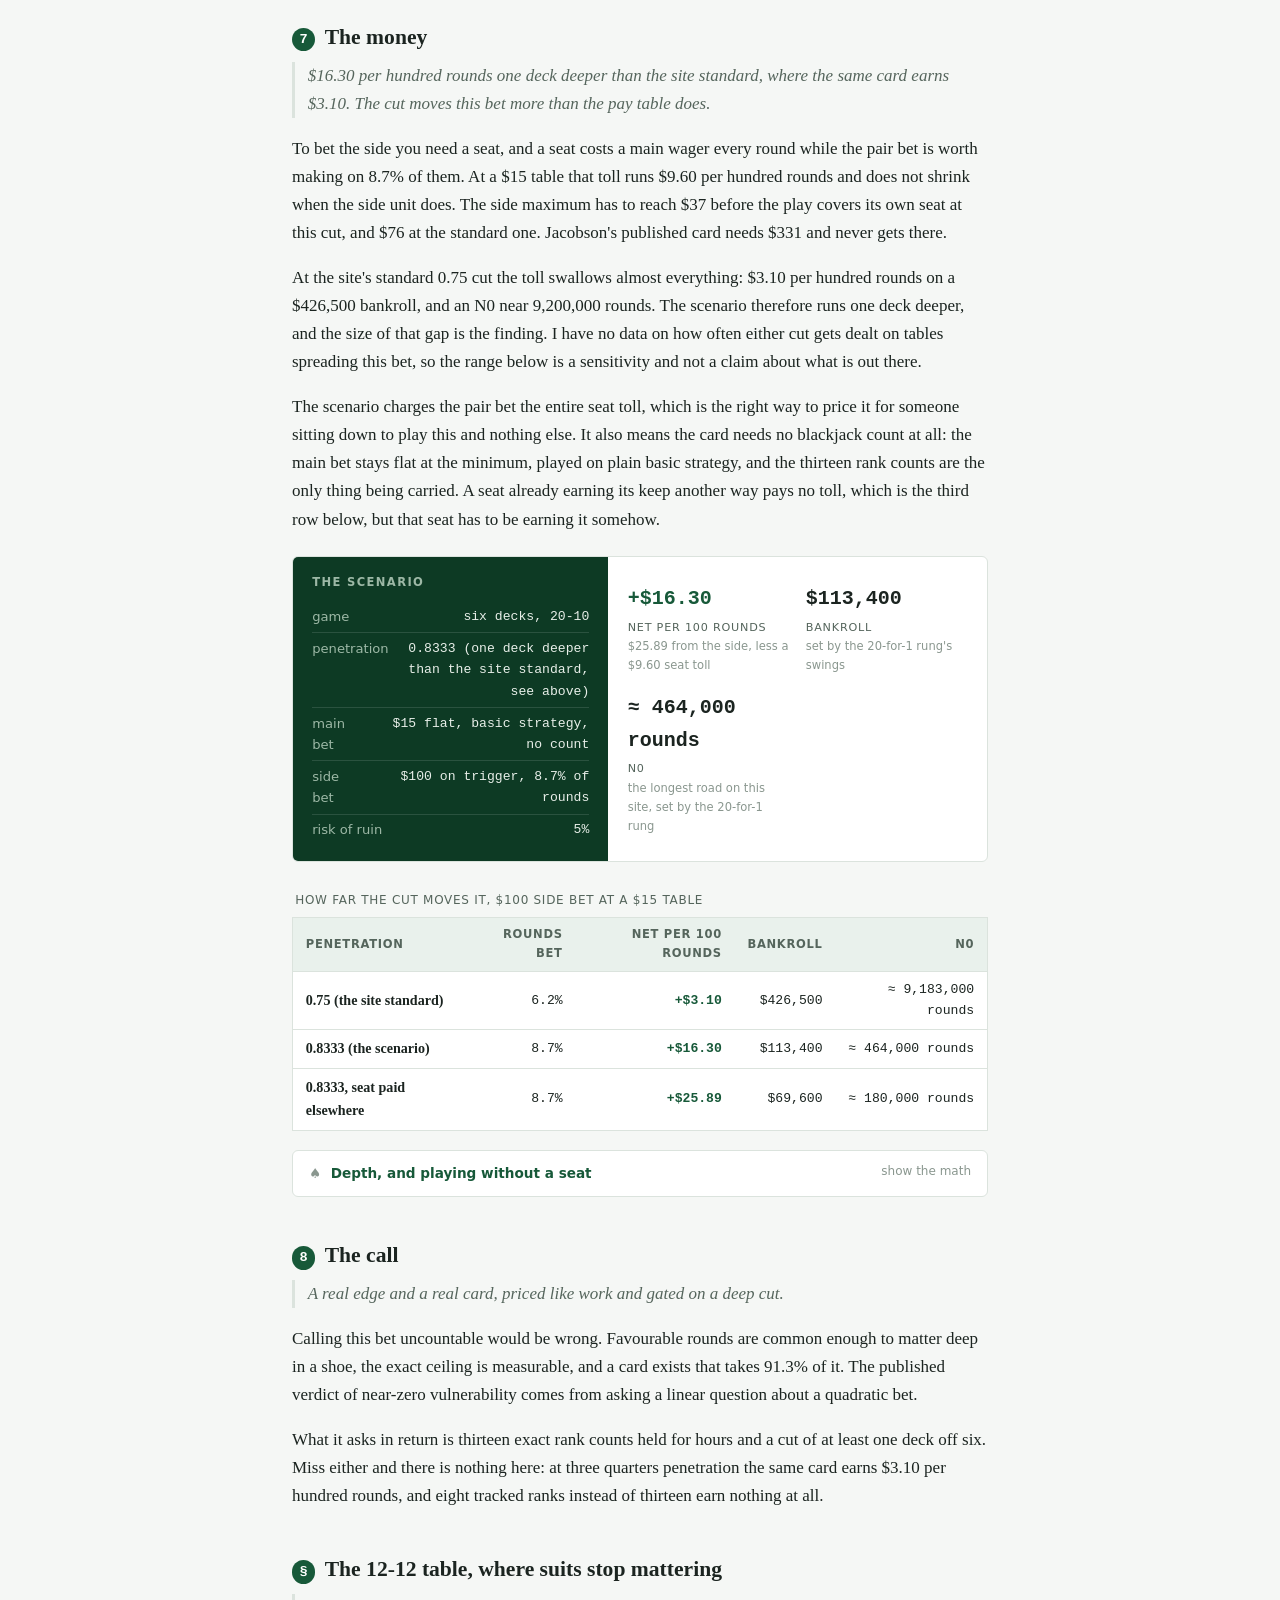
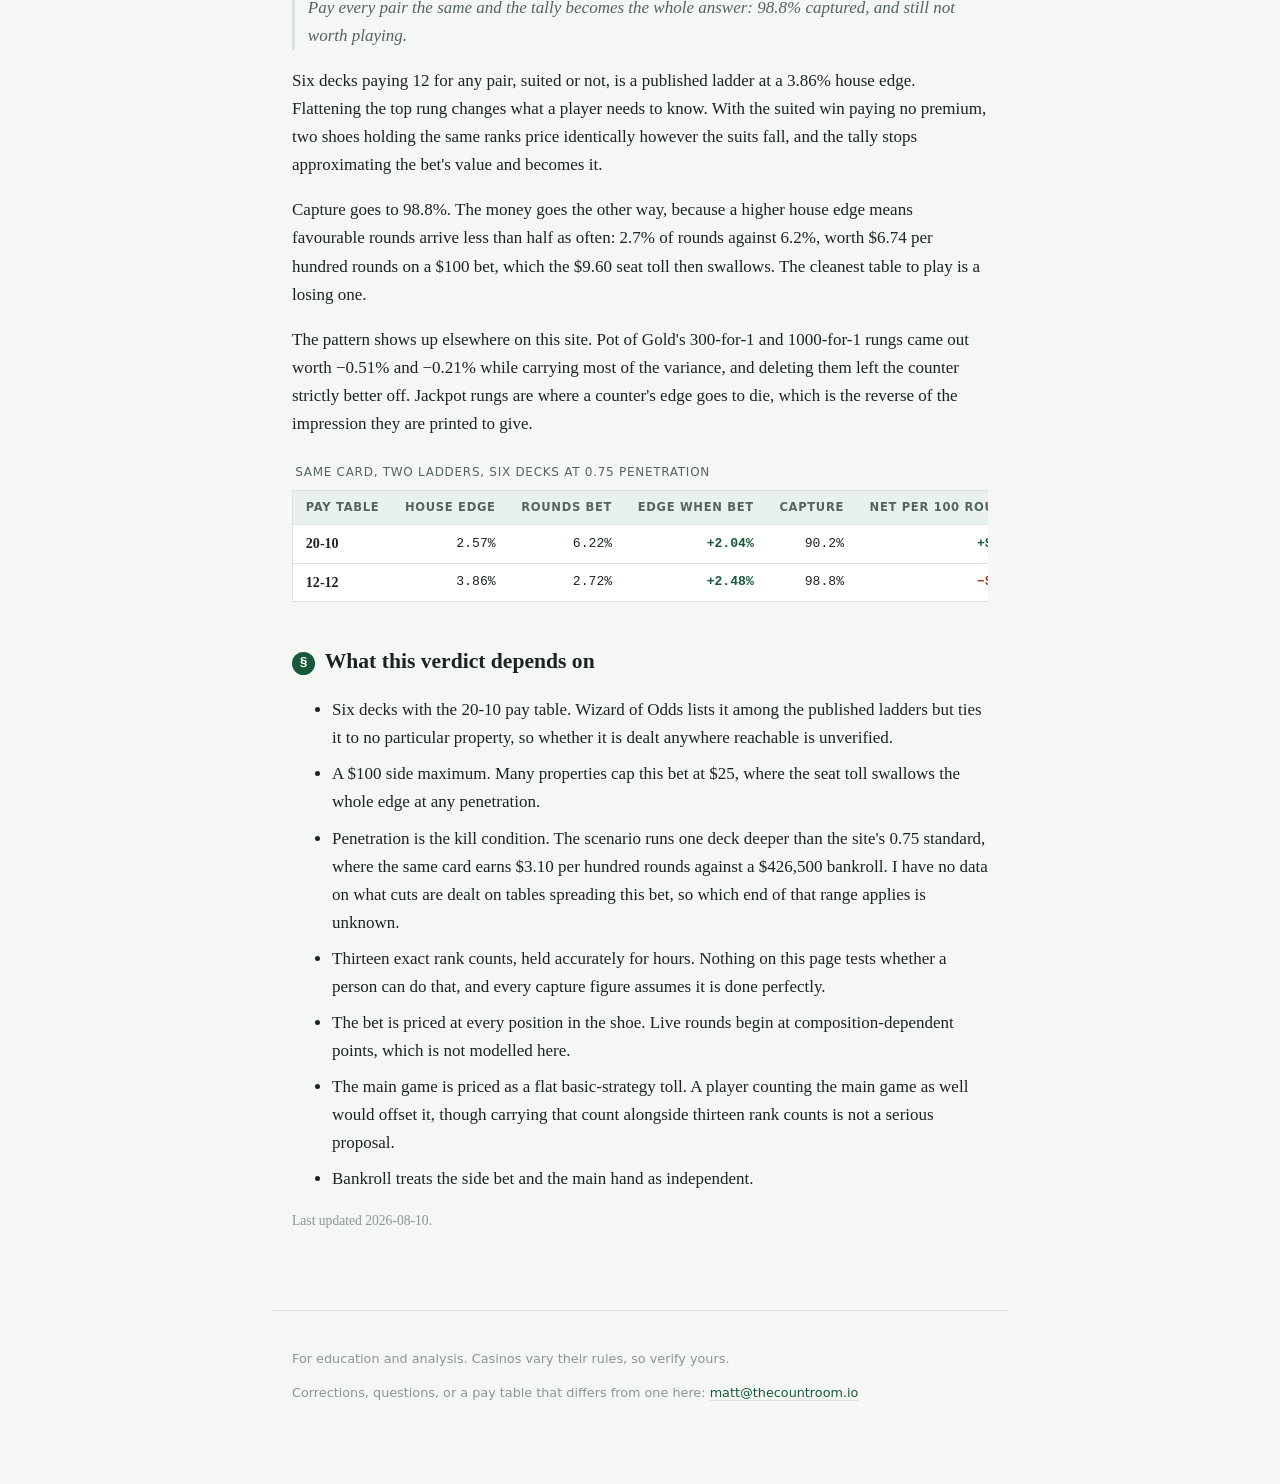
<file: bets/pair-square.html>
<!doctype html>
<html lang="en">
<head>
<meta charset="utf-8">
<meta name="viewport" content="width=device-width, initial-scale=1">
<title>Pair Square · The Count Room</title>
<link rel="stylesheet" href="../style.css">
</head>
<body>
<nav class="top">
  <a class="brand" href="../index.html">The Count Room<span class="suit">&spades;</span></a>
  <span class="links"><a href="../toy.html">a quick example</a></span>
</nav>
<main>

<header class="bet-head">
  <p class="kicker">Blackjack, six decks, 20-10 pay table (suited pair 20, any other pair 10) · side bet</p>
  <h1>Pair Square</h1>
  <p class="subtitle">a side bet that your first two cards match in rank, sold under a half-dozen names and paying more when they match in suit too</p>
  <p class="skip-link"><a href="#how-to-play">Just show me how to play &darr;</a></p>
  <div class="verdict verdict-beatable">
    <span class="chip chip-beatable">beatable</span><span class="chip-note"><span class="note-star">&starf;</span>unpublished count</span><span class="chip-note"><span class="note-star">&diams;</span>difficult count</span>
    <p class="verdict-headline">Taking any single card out of a fresh shoe moves this bet by exactly zero, so no running count can read it. What it answers to is how bunched the leftover ranks are, one tally captures 91% of that, and the tally costs thirteen exact rank counts and a deep cut before it pays anything.</p>
    <p>Every published system for this bet is a running count, and a running count cannot see it at all. That is a fact about the bet: pull any card out of a fresh shoe and the expectation doesn't move, to the last digit, and a balanced count has exactly zero covariance with the bet's value at every depth. Eliot Jacobson's card fires at a true count of +10 or −10, in both directions, which is the shape a system takes when it is reaching for something a count was never built to hold.</p><p>The bet answers to bunching. Pairs come more often when the survivors pile into a few ranks and less often when they spread out, and which ranks pile up doesn't matter. That quantity turns out to be one running number: add, for each card that appears, how many of its rank have already gone by. The tally and the depth together give the bet's value, and betting on it takes 90.2% of what a machine reading all fifty-two rank-and-suit counts would take.</p><p>The cut decides whether it pays. At the site's standard three-quarter shoe the tally clears $3.10 per hundred rounds after the seat, on a bankroll near $426,500, which is nobody's game. One deck deeper the same card clears $16.30 on $113,400, though N0 is about 464,000 rounds, the longest road on this site. That is the version priced here, and it asks for no blackjack count on top: the main bet stays flat on basic strategy and pays the toll, so the thirteen rank counts are the only thing being carried.</p>
  </div>
  <div class="stats"><div class="stat"><div class="stat-value">2.57%</div><div class="stat-label">house edge off the top</div><div class="stat-detail">six decks, 20-10 pay table, reproduced exactly</div></div><div class="stat"><div class="stat-value">0.0000%</div><div class="stat-label">effect of removing any card</div><div class="stat-detail">exact, for every one of the 52 rank-and-suit types</div></div><div class="stat"><div class="stat-value">6.2%</div><div class="stat-label">rounds worth betting</div><div class="stat-detail">at the scenario cut, +2.98% on those</div></div><div class="stat"><div class="stat-value">91.3%</div><div class="stat-label">what the tally captures</div><div class="stat-detail">scored on shoes held out of the fitting</div></div><div class="stat"><div class="stat-value">+$16.30</div><div class="stat-label">net per 100 rounds</div><div class="stat-detail">$100 side bet at a $15 table, seat toll paid, and +$3.10 at the 0.75 cut</div></div><div class="stat"><div class="stat-value">$113,400</div><div class="stat-label">bankroll</div><div class="stat-detail">5% risk of ruin, N0 ≈ 464,000 rounds</div></div></div>
</header>
<section class="step" id="rules"><h2><span class="step-n">1</span>The bet</h2><p class="headline">Your first two cards, paid if they share a rank, paid more if they share a suit.</p><p>You post the bet before the deal, and it wins if your first two cards match in rank. Most tables pay extra when the two match in suit as well, and the ladders vary far more than the marketing does. The name changes by property: Pair Square, Bet the Set, Any Pair, and Perfect Pairs, which splits the unsuited win into same-colour and mixed-colour rungs.</p><p>The pay table decides almost everything here, so it gets named up front. I lead with six decks paying 20 for a suited pair and 10 for any other pair, because at 2.57% it is the cheapest version published and leaves the most room. Jacobson picked the same table as the most vulnerable, coming at it from a different direction.</p><p>Deck count matters more than it does on most side bets. A suited pair needs two identical cards, which one deck cannot produce at all, so every extra deck makes the top rung likelier and the bet cheaper. The 25-15-5 Perfect Pairs ladder runs 2.17% at eight decks and 4.18% at six.</p><div class="table-scroll"><table><caption>Published ladders, and what the house keeps off the top</caption><thead><tr><th class="al">pay table</th><th class="ar">decks</th><th class="ar">suited pair</th><th class="ar">other pair</th><th class="ar">house edge</th></tr></thead><tbody><tr><th class="al">20-10</th><td class="ar">6</td><td class="ar">20</td><td class="ar">10</td><td class="ar">2.57%</td></tr><tr><th class="al">12-12</th><td class="ar">6</td><td class="ar">12</td><td class="ar">12</td><td class="ar">3.86%</td></tr><tr><th class="al">15-10</th><td class="ar">6</td><td class="ar">15</td><td class="ar">10</td><td class="ar">10.61%</td></tr><tr><th class="al">25-8</th><td class="ar">8</td><td class="ar">25</td><td class="ar">8</td><td class="ar">4.10%</td></tr><tr><th class="al">Perfect Pairs 25-15-5</th><td class="ar">8</td><td class="ar">25</td><td class="ar">15 / 5</td><td class="ar">2.17%</td></tr><tr><th class="al">Perfect Pairs 25-12-6</th><td class="ar">8</td><td class="ar">25</td><td class="ar">12 / 6</td><td class="ar">4.10%</td></tr></tbody></table></div></section><section class="step" id="gate"><h2><span class="step-n">2</span>Checking against the published numbers</h2><p class="headline">Eight published house edges, all reproduced by counting combinations, with no simulation involved.</p><div class="pills"><h4>against the published record</h4><a class="pill" href="https://wizardofodds.com/games/blackjack/side-bets/pair-square/" target="_blank" rel="noopener"><span class="pill-mark">&check;</span><span class="pill-label">house edge 2.57% vs 2.57% published, six decks 20-10</span><span class="pill-src">Wizard of Odds</span></a><a class="pill" href="https://wizardofodds.com/games/blackjack/side-bets/pair-square/" target="_blank" rel="noopener"><span class="pill-mark">&check;</span><span class="pill-label">all four Pair Square ladders reproduced by enumeration</span><span class="pill-src">Wizard of Odds</span></a><a class="pill" href="https://wizardofodds.com/games/blackjack/side-bets/perfect-pairs/" target="_blank" rel="noopener"><span class="pill-mark">&check;</span><span class="pill-label">Perfect Pairs return −0.021686 vs −0.021687 published, eight decks 25-15-5</span><span class="pill-src">Wizard of Odds</span></a><a class="pill" href="https://advancedadvantageplay.com/side-bets/blackjack-side-bets/" target="_blank" rel="noopener"><span class="pill-mark">&check;</span><span class="pill-label">most vulnerable at six decks with the 20-10 table, reached independently</span><span class="pill-src">Eliot Jacobson, Advanced Advantage Play</span></a><span class="pill pill-unpublished"><span class="pill-mark">&starf;</span><span class="pill-label">the pair tally is unpublished, and keeps 90.2% of the ceiling where Jacobson's published card keeps 20.6</span><span class="pill-src">as far as I can find</span></span></div><p>Two cards settle this bet, which makes its value at any shoe composition a finite sum. Nothing here needs estimating, and that makes the gate unusually sharp. I counted the ordered pairs of undealt cards falling into each rung, divided, and compared against every pay table Wizard of Odds publishes for the Pair Square and Perfect Pairs families.</p><p>All eight agree. The tightest check is the one figure published to six places, the 25-15-5 ladder at eight decks, where the published return is −0.021687 and counting gives −0.021686.</p></section><section class="step" id="oracle"><h2><span class="step-n">3</span>The ceiling</h2><p class="headline">Exact at every composition, because the bet is small enough to count out in full.</p><p>Because the value is a finite sum, the perfect-information ceiling needs no estimating either. At any point in the shoe I can price the bet exactly from what remains, then ask how a player who somehow knew that number would do.</p><p>At three quarters penetration on the 20-10 table, that player bets 6.53% of rounds at an average of +2.16%, worth 0.1407 units per hundred hands. Everything below is measured against it.</p></section><section class="step" id="dataset"><h2><span class="step-n">4</span>Where the value hides</h2><p class="headline">Penetration buys variance and nothing else, so waiting for the end of the shoe is worth exactly zero on its own.</p><p>I walked 4,000 shuffled shoes and priced the bet exactly at every position in each. The average never moves. Undealt cards are a random subset of the shoe, so two cards drawn from them are two random cards of the original shoe, and the expectation at any depth equals the expectation off the top: −2.57%, pinned, all the way down. I checked that by enumerating every subset of every size of a small toy shoe instead of trusting the argument.</p><p>What depth changes is the spread. Early on, every composition sits near average and nothing is ever worth betting. Deep in the shoe compositions swing hard in both directions, and the favourable ones are where the whole game is. A player who waits and then bets blind captures 0.00% of the ceiling, measured at every deck count and pay table I ran, which surprises people who assume late shoes run loose.</p><div class="table-scroll"><table><caption>Six decks, 20-10, by cards left. The average is −2.57% in every row.</caption><thead><tr><th class="ar">cards left</th><th class="ar">spread</th><th class="ar">rounds worth betting</th><th class="ar">best seen</th></tr></thead><tbody><tr><th class="ar">312</th><td class="ar">0.00%</td><td class="ar">0.0%</td><td class="ar neg">−2.57%</td></tr><tr><th class="ar">234</th><td class="ar">0.46%</td><td class="ar">0.0%</td><td class="ar pos">+0.21%</td></tr><tr><th class="ar">182</th><td class="ar">1.04%</td><td class="ar">1.9%</td><td class="ar pos">+3.69%</td></tr><tr><th class="ar">156</th><td class="ar">1.44%</td><td class="ar">5.3%</td><td class="ar pos">+6.90%</td></tr><tr><th class="ar">104</th><td class="ar">2.80%</td><td class="ar">17.2%</td><td class="ar pos">+16.97%</td></tr><tr><th class="ar">78</th><td class="ar">4.15%</td><td class="ar">25.0%</td><td class="ar pos">+22.82%</td></tr></tbody></table></div></section><section class="step" id="fit"><h2><span class="step-n">5</span>Why no count works, and what does</h2><p class="headline">Every effect of removal is exactly zero, so the answer had to come from a second-order quantity.</p><p>Effects of removal are where a counting system comes from: take one card out, see how the bet moves, and the pattern of those movements becomes the tags. Here every one of them is zero, checked in exact fractions at two decks, six decks and eight. Zero down to the last digit, with no cancellation hiding in how the tags are centred. A balanced count also has exactly zero covariance with the bet's value at every depth, so there is no linear signal to find, only ways of failing to find it.</p><p>The reason is short. Depth invariance says the average value after removing a random card equals the value before it went. Symmetry says all fifty-two removals move it by the same amount. Together those force the shared amount to be zero.</p><p>That explains a detail in the published record. Jacobson's card triggers at a true count of +10 or −10, symmetric in the count, because a wildly lopsided count is weak evidence that the shoe has gone lumpy somehow. It bets 1.27% of hands at +2.28% for 0.029 units per hundred, which is 20.6% of the ceiling. A plain hi-lo trigger at the same threshold does worse, taking 4.4%.</p><p>What the bet answers to is the chance two random survivors collide in rank, which depends on the squares of the rank counts. A count holds levels, and squares are beyond what it can carry. Written across thirteen ranks it looks like something nobody could carry, and then it collapses: the whole quantity equals a running tally of pairs already seen, plus the number of cards dealt. Add, for each card that appears, how many of its rank have gone by, so the second seven adds one and the third adds two. That tally and the depth give the value with nothing left over, and betting on it takes 90.2%.</p><p>Tracking fewer ranks fails, for a structural reason rather than a statistical one. The number of cards left is pinned by depth, so a handful of ranks looking heavy only means the ranks you aren't watching are correspondingly light, and the two effects on a collision very nearly cancel. Eight tracked ranks captured 1.8%, four and six captured less.</p><div class="table-scroll"><table><caption>What each way of watching the shoe is worth, six decks 20-10 at 0.75 penetration, $100 side bet at a $15 table</caption><thead><tr><th class="al">what you keep</th><th class="ar">rounds bet</th><th class="ar">edge when bet</th><th class="ar">capture</th><th class="ar">net per 100 rounds</th></tr></thead><tbody><tr><th class="al">exact composition, all 52 counts</th><td class="ar">6.53%</td><td class="ar pos">+2.16%</td><td class="ar">100%</td><td class="ar pos">+$4.47</td></tr><tr><th class="al">13 rank counts, pair tally</th><td class="ar">6.22%</td><td class="ar pos">+2.04%</td><td class="ar">90.2%</td><td class="ar pos">+$3.10</td></tr><tr><th class="al">13 rank counts, highest minus lowest</th><td class="ar">6.07%</td><td class="ar pos">+1.38%</td><td class="ar">59.6%</td><td class="ar neg">−$1.21</td></tr><tr><th class="al">Jacobson's published card</th><td class="ar">1.27%</td><td class="ar pos">+2.28%</td><td class="ar">20.6%</td><td class="ar neg">−$6.70</td></tr><tr><th class="al">hi-lo, |true count| ≥ 10</th><td class="ar">0.19%</td><td class="ar pos">+3.30%</td><td class="ar">4.4%</td><td class="ar neg">−$8.97</td></tr><tr><th class="al">8 ranks tracked</th><td class="ar">0.44%</td><td class="ar pos">+0.59%</td><td class="ar">1.8%</td><td class="ar neg">−$9.34</td></tr></tbody></table></div><details class="math"><summary>The identity, written out</summary><div class="math-body"><p>With m for the cards of a rank still in the shoe, D decks, C cards dealt and P the pairs seen so far, the collision quantity is exactly 208D² − 52D − 8DC + 2C + 2P. Every term except P is fixed by the depth, which is why one running tally is enough.</p><p>On a flat ladder, where suited and unsuited pay the same, that quantity is the bet's value exactly, with no approximation in it. On 20-10 the suited rung adds a small piece the tally cannot see, and that piece is the whole of the 9.8% the tally gives up.</p></div></details></section><section class="step how-to-play" id="how-to-play"><h2><span class="step-n">&spades;</span>How to play it</h2><p class="headline">One card, and it is the hard one. You keep a single running tally, fed by thirteen small counts of what each rank is up to, and bet when the tally clears the number for your depth. There is an easier published card for this bet, Jacobson's, and it is not printed here because at a $100 maximum it loses $6.70 per hundred rounds against the cost of the seat, needing a $331 maximum before it pays for the chair it sits in. The bet only clears in the last two decks of a six-deck shoe, so for most of the shoe the threshold table is telling you not to bother.</p><div class="table-scroll"><table><caption>Keeping the tally</caption><thead><tr><th class="al">when</th><th class="al">action</th></tr></thead><tbody><tr><th class="al">shuffle</th><td class="al">tally to zero, all thirteen rank counts to zero</td></tr><tr><th class="al">every card you see</th><td class="al">add to the tally the number of that rank already seen, then add one to that rank's count</td></tr><tr><th class="al">so</th><td class="al">the second five adds 1, the third five adds 2, the fourth adds 3</td></tr><tr><th class="al">bet when</th><td class="al">the tally reaches the threshold below for the decks dealt</td></tr><tr><th class="al">otherwise</th><td class="al">no side bet</td></tr></tbody></table></div><div class="table-scroll"><table><caption>Six decks, 20-10. Bet the maximum at or above the threshold.</caption><thead><tr><th class="ar">decks dealt</th><th class="ar">typical tally</th><th class="ar">bet at</th><th class="ar">how far above typical</th></tr></thead><tbody><tr><th class="ar">3.0</th><td class="ar">894</td><td class="ar">918</td><td class="ar pos">+24</td></tr><tr><th class="ar">3.5</th><td class="ar">1,218</td><td class="ar">1,234</td><td class="ar pos">+16</td></tr><tr><th class="ar">4.0</th><td class="ar">1,592</td><td class="ar">1,603</td><td class="ar pos">+10</td></tr><tr><th class="ar">4.5</th><td class="ar">2,016</td><td class="ar">2,022</td><td class="ar pos">+6</td></tr><tr><th class="ar">5.0</th><td class="ar">2,490</td><td class="ar">2,493</td><td class="ar pos">+3</td></tr><tr><th class="ar">5.5</th><td class="ar">3,014</td><td class="ar">3,015</td><td class="ar pos">+1</td></tr></tbody></table></div></section><section class="step" id="certify"><h2><span class="step-n">6</span>Scored on shoes it never saw</h2><p class="headline">Thresholds fitted on half the shoes, banked on the other half: 90.2% of the ceiling.</p><p>Every figure on this page is out of sample. I split the 4,000 shoes in half, chose the betting thresholds on one half, and scored them on the other, measuring the ceiling on that same held-out half so a capture is a ratio of two numbers from one sample. Fitting and scoring together would have flattered the thin signals most, which is exactly where a mistake would hide.</p><p>The tally holds at 90.2% at three quarters penetration and 91.4% deeper. On the flat 12-12 ladder it reaches 98.8%, because there the suited rung it cannot see is worth nothing.</p></section><section class="step" id="ledger"><h2><span class="step-n">7</span>The money</h2><p class="headline">$16.30 per hundred rounds one deck deeper than the site standard, where the same card earns $3.10. The cut moves this bet more than the pay table does.</p><p>To bet the side you need a seat, and a seat costs a main wager every round while the pair bet is worth making on 8.7% of them. At a $15 table that toll runs $9.60 per hundred rounds and does not shrink when the side unit does. The side maximum has to reach $37 before the play covers its own seat at this cut, and $76 at the standard one. Jacobson's published card needs $331 and never gets there.</p><p>At the site's standard 0.75 cut the toll swallows almost everything: $3.10 per hundred rounds on a $426,500 bankroll, and an N0 near 9,200,000 rounds. The scenario therefore runs one deck deeper, and the size of that gap is the finding. I have no data on how often either cut gets dealt on tables spreading this bet, so the range below is a sensitivity and not a claim about what is out there.</p><p>The scenario charges the pair bet the entire seat toll, which is the right way to price it for someone sitting down to play this and nothing else. It also means the card needs no blackjack count at all: the main bet stays flat at the minimum, played on plain basic strategy, and the thirteen rank counts are the only thing being carried. A seat already earning its keep another way pays no toll, which is the third row below, but that seat has to be earning it somehow.</p><div class="scenario"><div class="sc-side"><h4>the scenario</h4><div class="sc-row"><span class="sc-label">game</span><span class="sc-value">six decks, 20-10</span></div><div class="sc-row"><span class="sc-label">penetration</span><span class="sc-value">0.8333 (one deck deeper than the site standard, see above)</span></div><div class="sc-row"><span class="sc-label">main bet</span><span class="sc-value">$15 flat, basic strategy, no count</span></div><div class="sc-row"><span class="sc-label">side bet</span><span class="sc-value">$100 on trigger, 8.7% of rounds</span></div><div class="sc-row"><span class="sc-label">risk of ruin</span><span class="sc-value">5%</span></div></div><div class="sc-results"><div class="sc-out"><div class="sc-out-value pos">+$16.30</div><div class="sc-out-label">net per 100 rounds</div><div class="sc-out-detail">$25.89 from the side, less a $9.60 seat toll</div></div><div class="sc-out"><div class="sc-out-value">$113,400</div><div class="sc-out-label">bankroll</div><div class="sc-out-detail">set by the 20-for-1 rung's swings</div></div><div class="sc-out"><div class="sc-out-value">≈ 464,000 rounds</div><div class="sc-out-label">N0</div><div class="sc-out-detail">the longest road on this site, set by the 20-for-1 rung</div></div></div></div><div class="table-scroll"><table><caption>How far the cut moves it, $100 side bet at a $15 table</caption><thead><tr><th class="al">penetration</th><th class="ar">rounds bet</th><th class="ar">net per 100 rounds</th><th class="ar">bankroll</th><th class="ar">N0</th></tr></thead><tbody><tr><th class="al">0.75 (the site standard)</th><td class="ar">6.2%</td><td class="ar pos">+$3.10</td><td class="ar">$426,500</td><td class="ar">≈ 9,183,000 rounds</td></tr><tr><th class="al">0.8333 (the scenario)</th><td class="ar">8.7%</td><td class="ar pos">+$16.30</td><td class="ar">$113,400</td><td class="ar">≈ 464,000 rounds</td></tr><tr><th class="al">0.8333, seat paid elsewhere</th><td class="ar">8.7%</td><td class="ar pos">+$25.89</td><td class="ar">$69,600</td><td class="ar">≈ 180,000 rounds</td></tr></tbody></table></div><details class="math"><summary>Depth, and playing without a seat</summary><div class="math-body"><p>Capture holds across the cut: 90.2% of the ceiling at 0.75 and 91.3% at 0.8333, both scored on held-out shoes.</p><p>Sitting out and entering only on a trigger removes the toll without needing a second reason to be at the table. It needs mid-shoe entry, and it puts a player in the seat only on the rounds they like.</p></div></details></section><section class="step" id="verdict"><h2><span class="step-n">8</span>The call</h2><p class="headline">A real edge and a real card, priced like work and gated on a deep cut.</p><p>Calling this bet uncountable would be wrong. Favourable rounds are common enough to matter deep in a shoe, the exact ceiling is measurable, and a card exists that takes 91.3% of it. The published verdict of near-zero vulnerability comes from asking a linear question about a quadratic bet.</p><p>What it asks in return is thirteen exact rank counts held for hours and a cut of at least one deck off six. Miss either and there is nothing here: at three quarters penetration the same card earns $3.10 per hundred rounds, and eight tracked ranks instead of thirteen earn nothing at all.</p></section>
<section class="step" id="variant"><h2><span class="step-n">&sect;</span>The 12-12 table, where suits stop mattering</h2><p class="headline">Pay every pair the same and the tally becomes the whole answer: 98.8% captured, and still not worth playing.</p><p>Six decks paying 12 for any pair, suited or not, is a published ladder at a 3.86% house edge. Flattening the top rung changes what a player needs to know. With the suited win paying no premium, two shoes holding the same ranks price identically however the suits fall, and the tally stops approximating the bet's value and becomes it.</p><p>Capture goes to 98.8%. The money goes the other way, because a higher house edge means favourable rounds arrive less than half as often: 2.7% of rounds against 6.2%, worth $6.74 per hundred rounds on a $100 bet, which the $9.60 seat toll then swallows. The cleanest table to play is a losing one.</p><p>The pattern shows up elsewhere on this site. Pot of Gold's 300-for-1 and 1000-for-1 rungs came out worth −0.51% and −0.21% while carrying most of the variance, and deleting them left the counter strictly better off. Jackpot rungs are where a counter's edge goes to die, which is the reverse of the impression they are printed to give.</p><div class="table-scroll"><table class="wide"><caption>Same card, two ladders, six decks at 0.75 penetration</caption><thead><tr><th class="al">pay table</th><th class="ar">house edge</th><th class="ar">rounds bet</th><th class="ar">edge when bet</th><th class="ar">capture</th><th class="ar">net per 100 rounds</th></tr></thead><tbody><tr><th class="al">20-10</th><td class="ar">2.57%</td><td class="ar">6.22%</td><td class="ar pos">+2.04%</td><td class="ar">90.2%</td><td class="ar pos">+$3.10</td></tr><tr><th class="al">12-12</th><td class="ar">3.86%</td><td class="ar">2.72%</td><td class="ar pos">+2.48%</td><td class="ar">98.8%</td><td class="ar neg">−$2.85</td></tr></tbody></table></div></section>
<section class="step" id="conditions">
  <h2><span class="step-n">&sect;</span>What this verdict depends on</h2>
  <ul class="conditions"><li>Six decks with the 20-10 pay table. Wizard of Odds lists it among the published ladders but ties it to no particular property, so whether it is dealt anywhere reachable is unverified.</li><li>A $100 side maximum. Many properties cap this bet at $25, where the seat toll swallows the whole edge at any penetration.</li><li>Penetration is the kill condition. The scenario runs one deck deeper than the site's 0.75 standard, where the same card earns $3.10 per hundred rounds against a $426,500 bankroll. I have no data on what cuts are dealt on tables spreading this bet, so which end of that range applies is unknown.</li><li>Thirteen exact rank counts, held accurately for hours. Nothing on this page tests whether a person can do that, and every capture figure assumes it is done perfectly.</li><li>The bet is priced at every position in the shoe. Live rounds begin at composition-dependent points, which is not modelled here.</li><li>The main game is priced as a flat basic-strategy toll. A player counting the main game as well would offset it, though carrying that count alongside thirteen rank counts is not a serious proposal.</li><li>Bankroll treats the side bet and the main hand as independent.</li></ul>
  <p class="updated">Last updated 2026-08-10.</p>
</section>

</main>
<footer>
  <p>For education and analysis. Casinos vary their rules, so verify yours.</p>
  <p>Corrections, questions, or a pay table that differs from one here:
     <a href="mailto:matt@thecountroom.io">matt@thecountroom.io</a></p>
</footer>
</body>
</html>
</file>
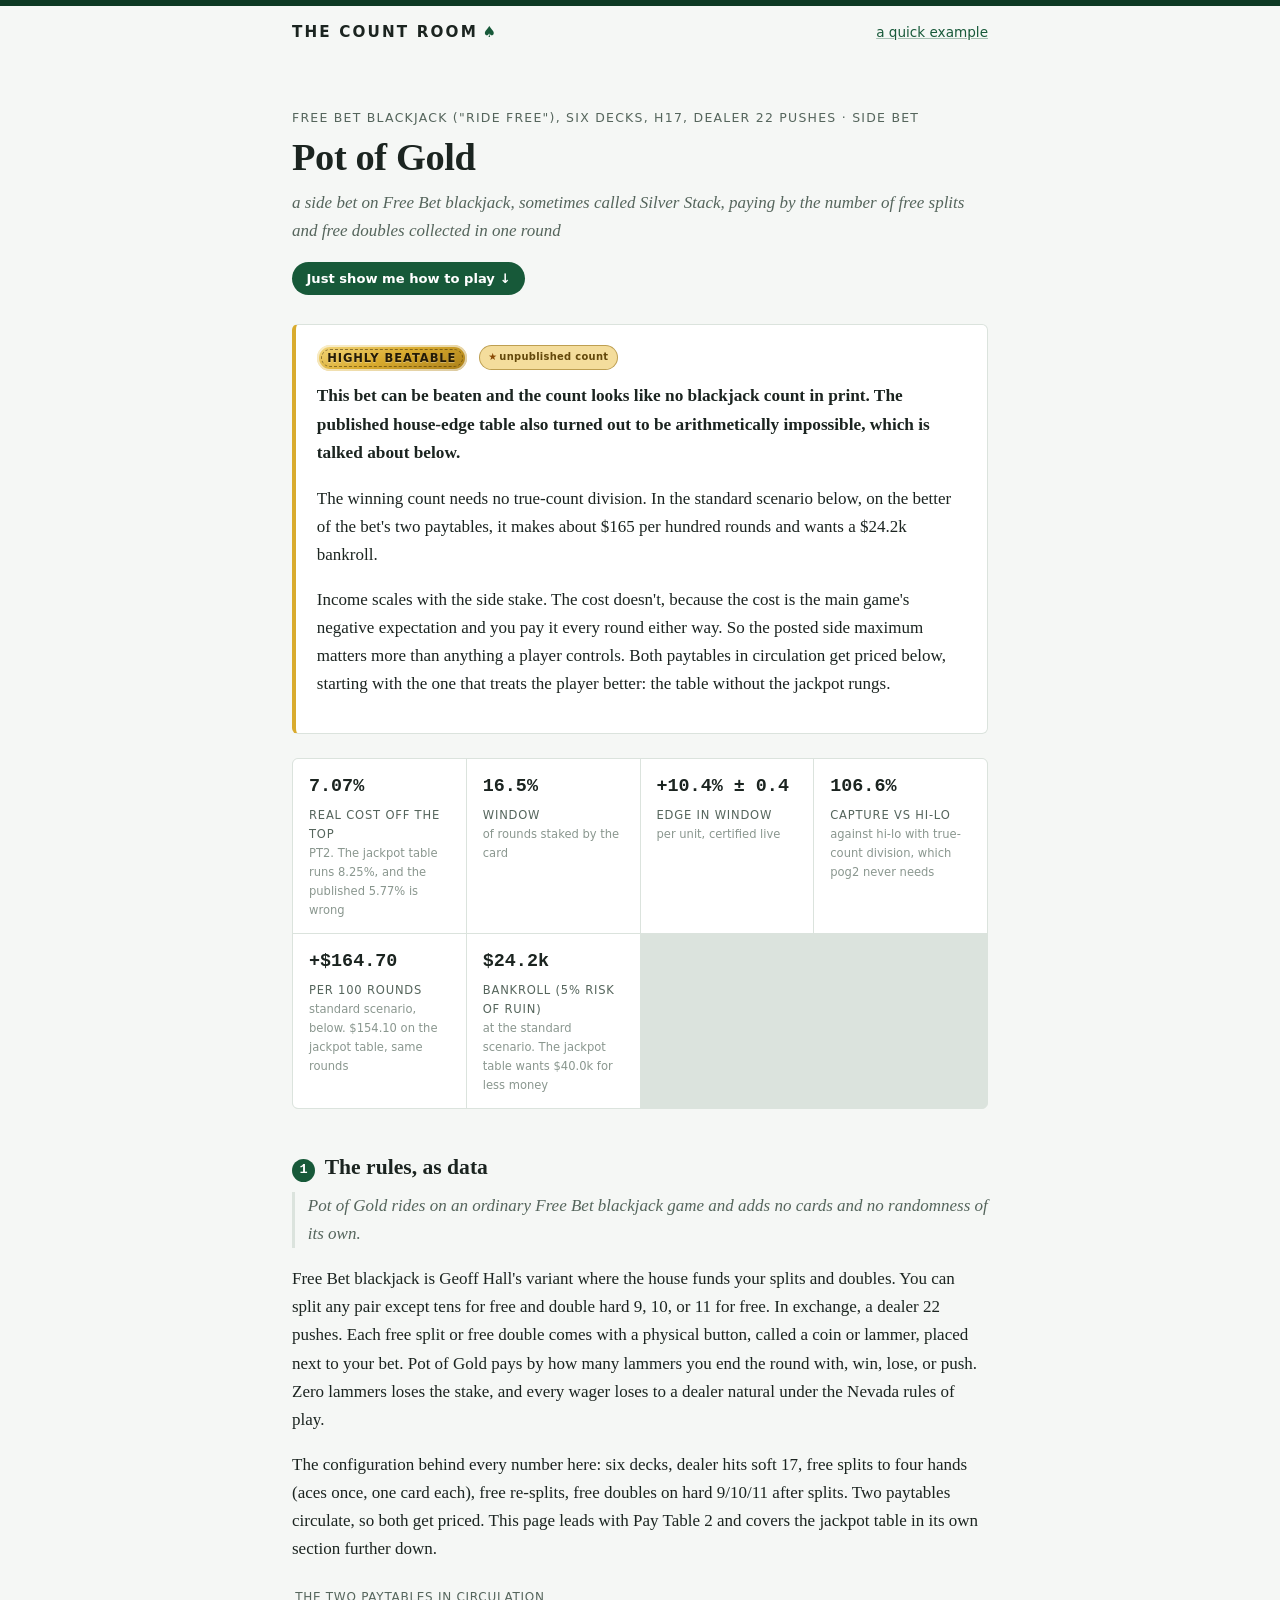
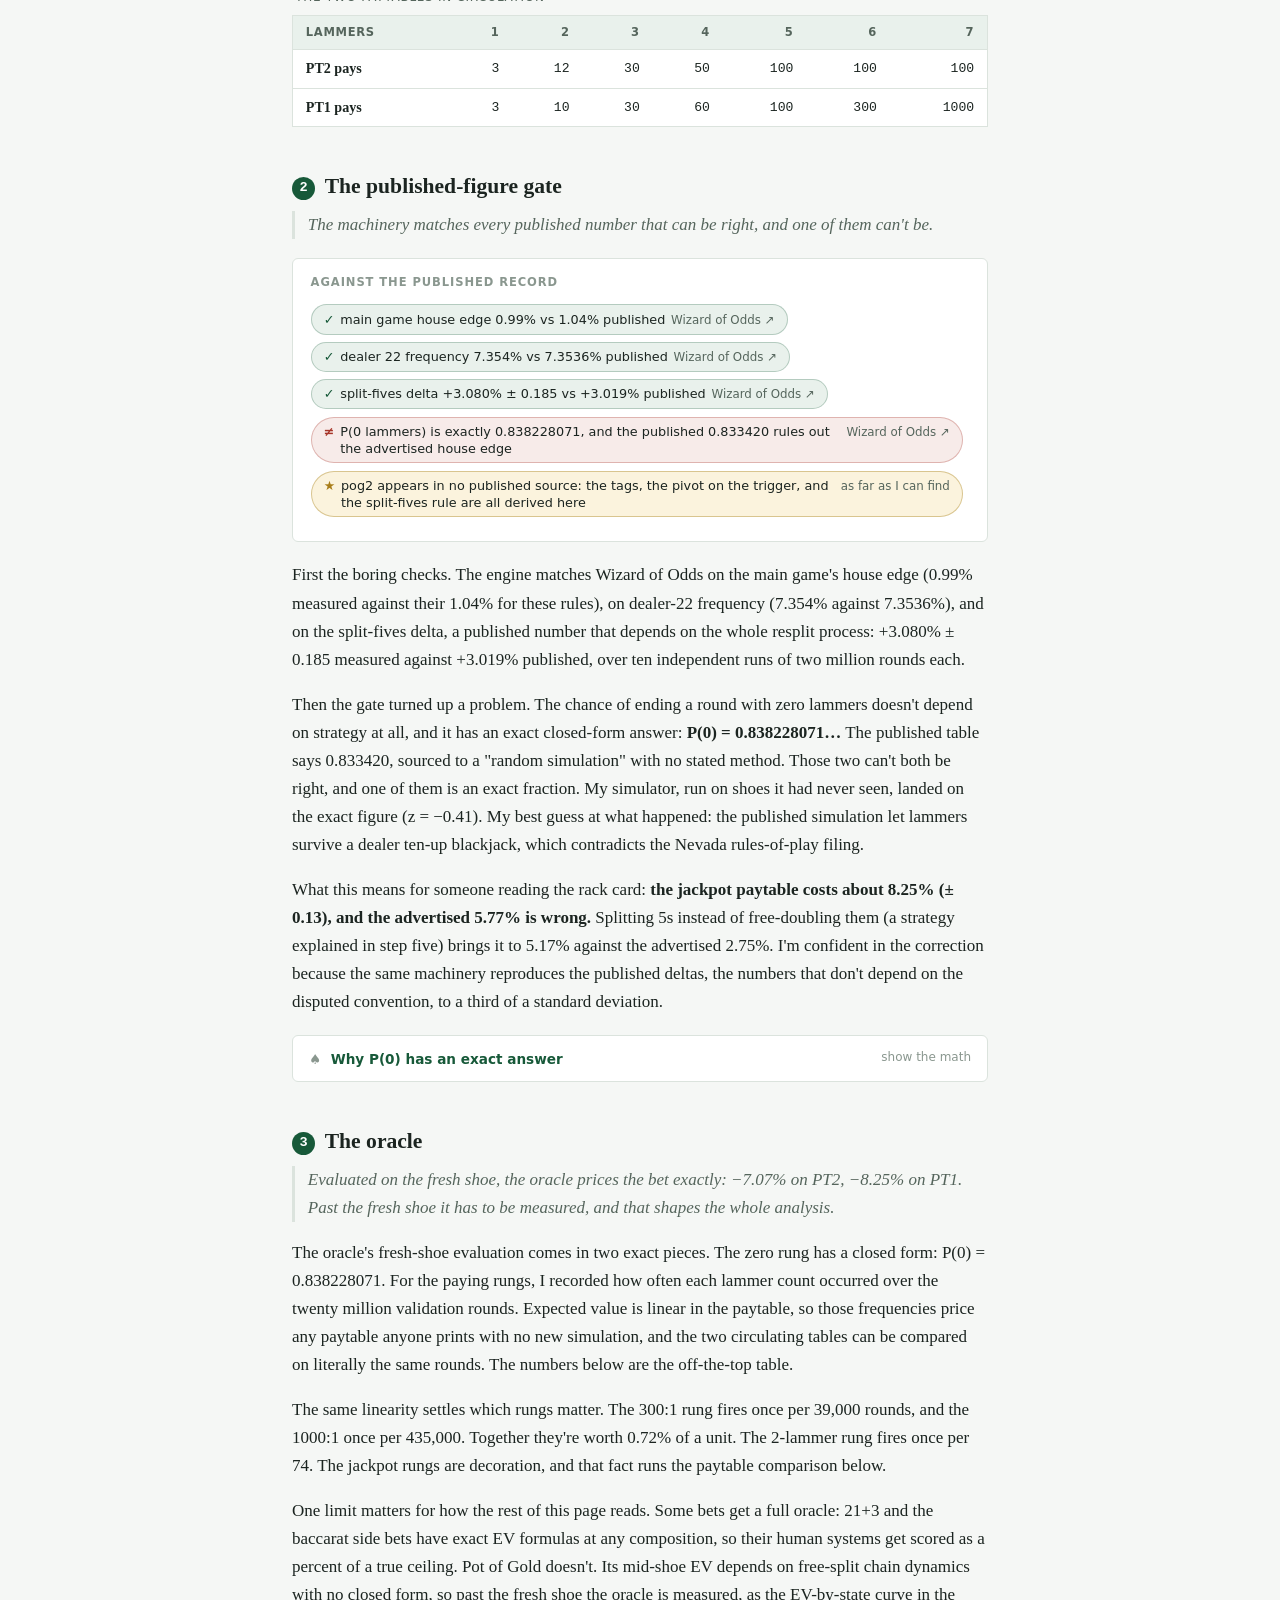
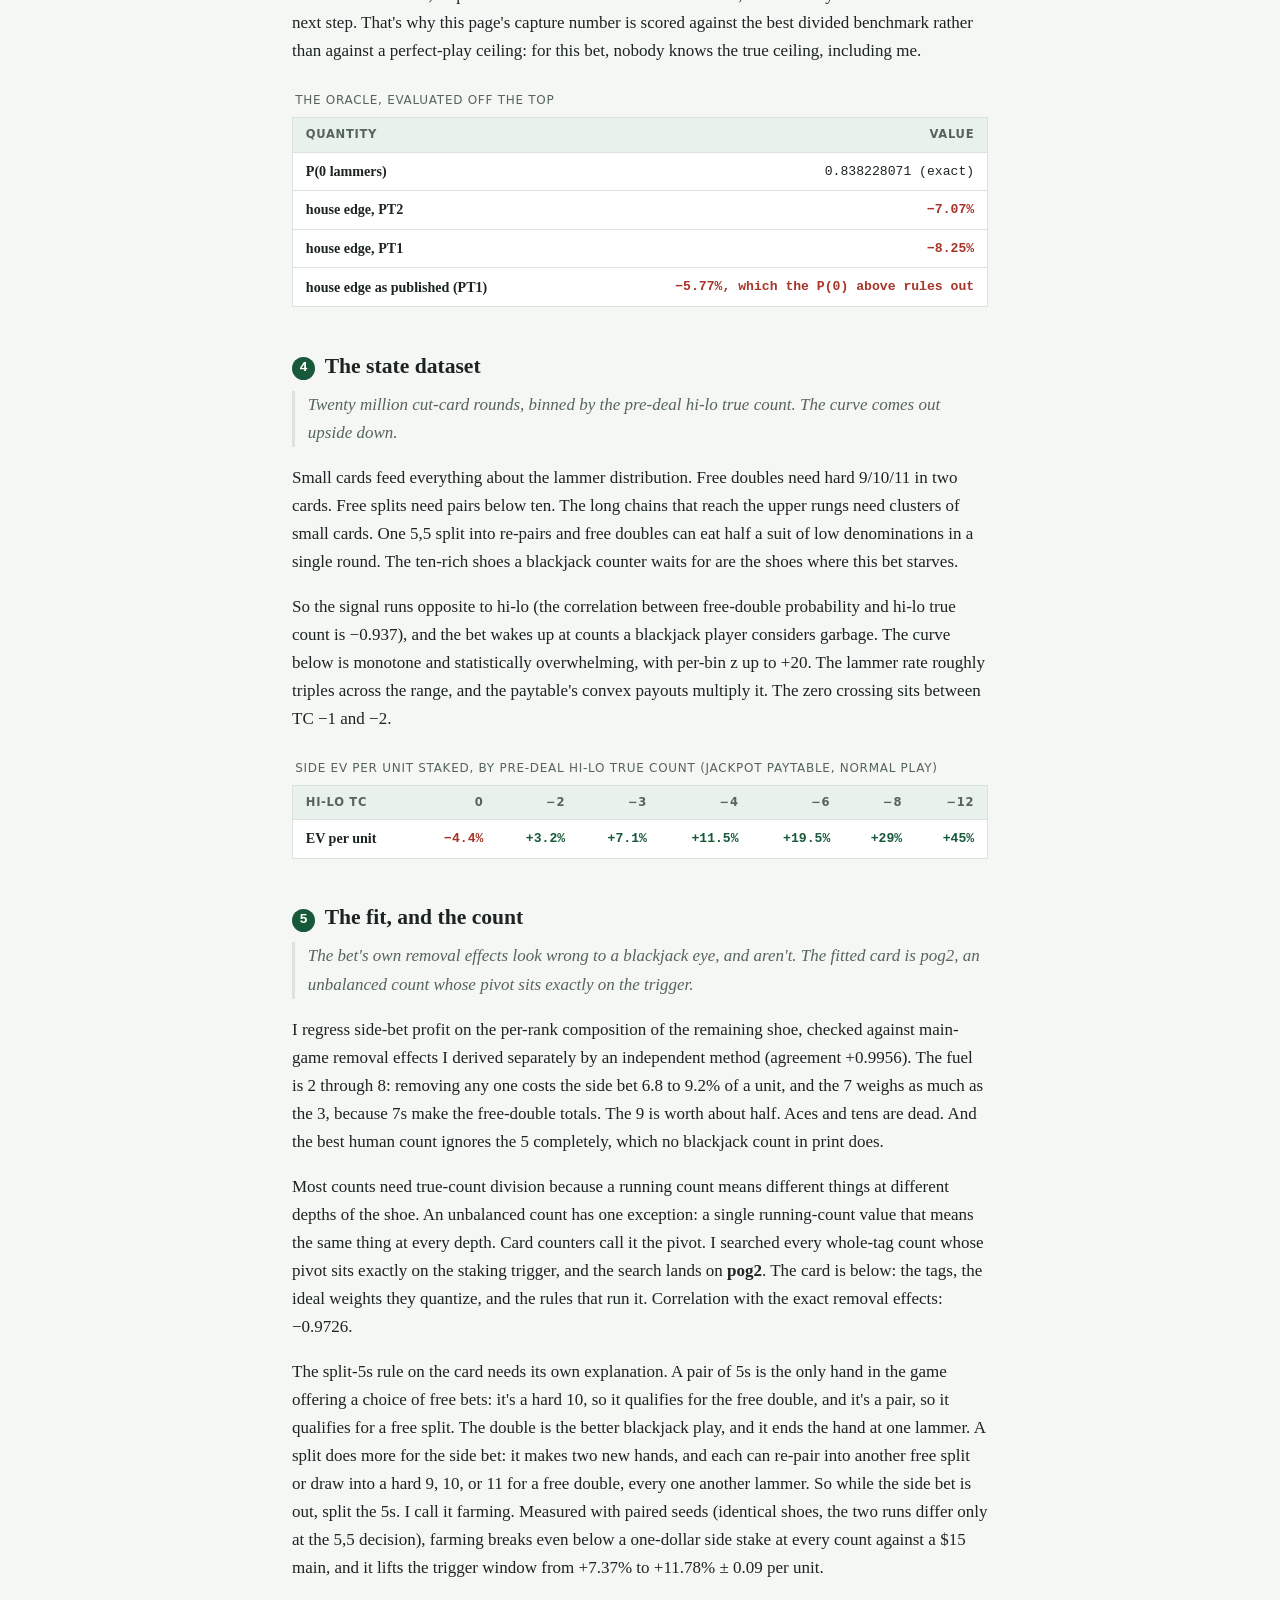
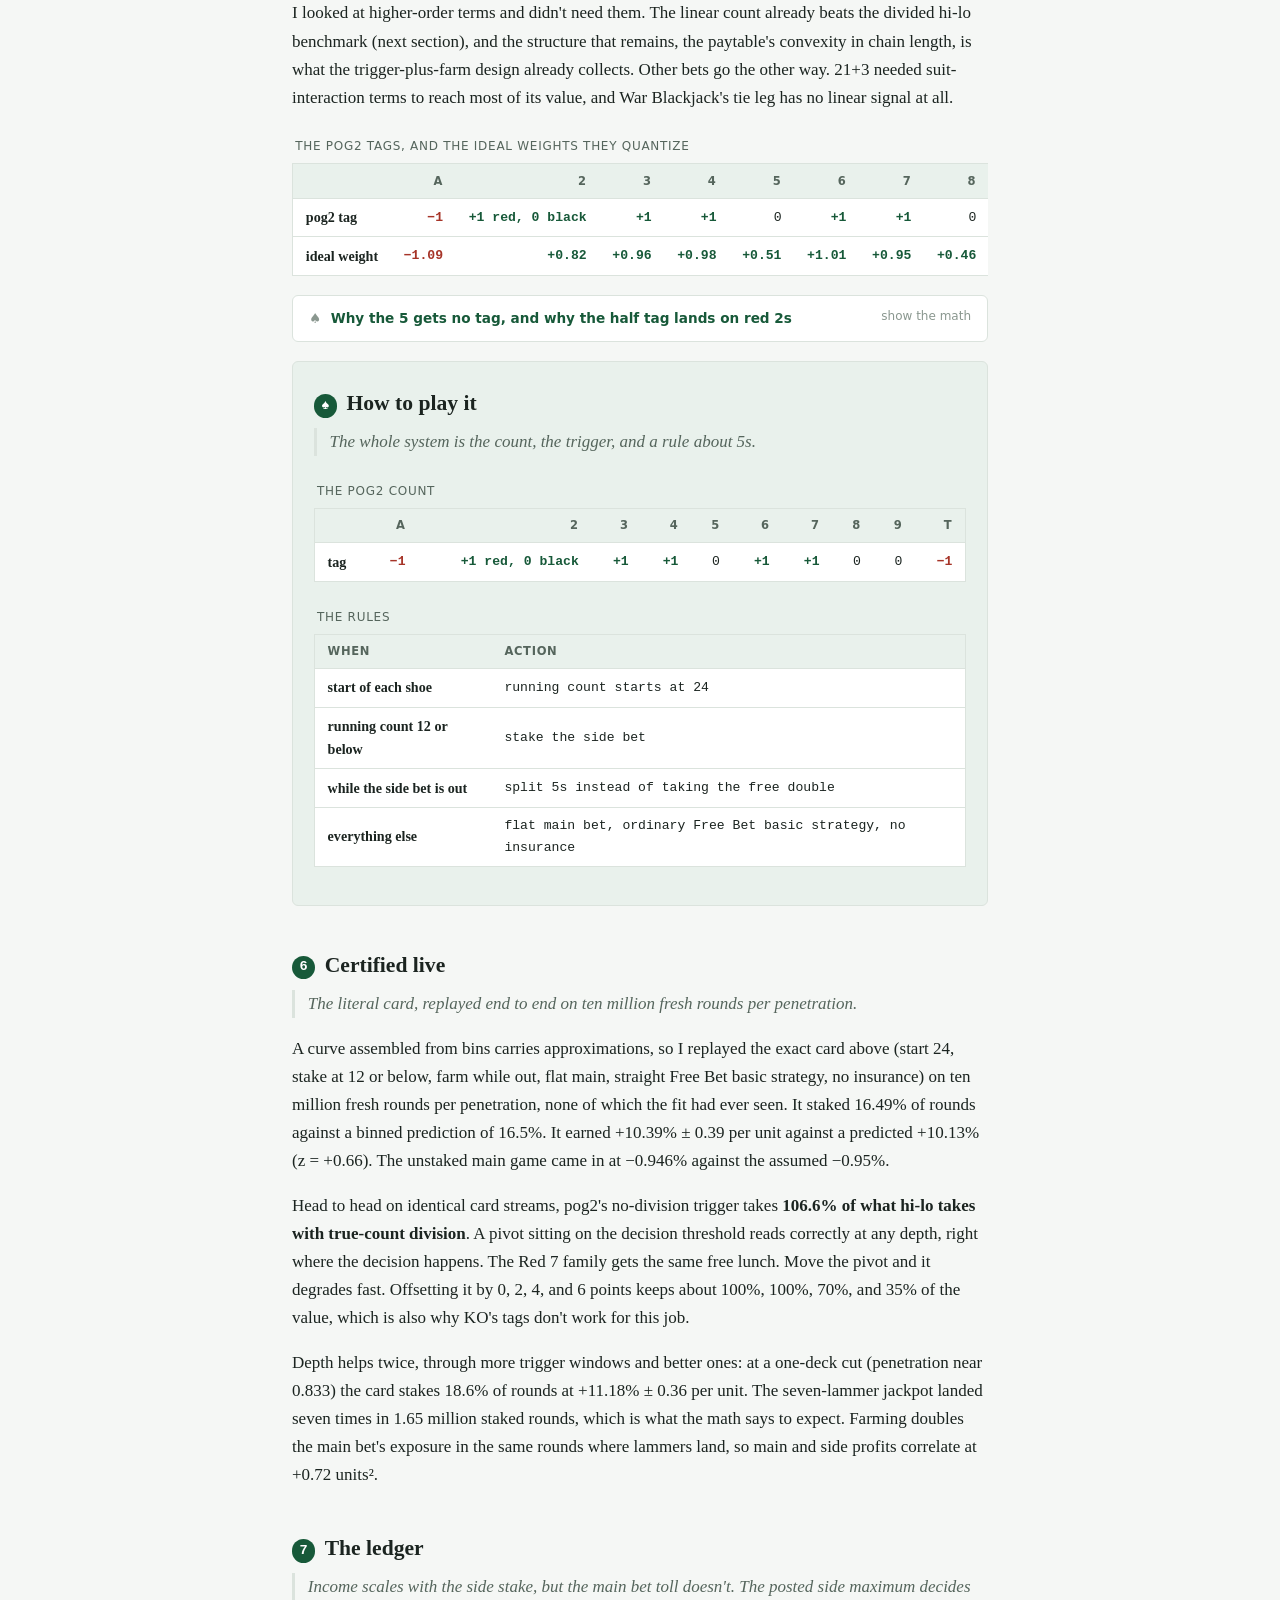
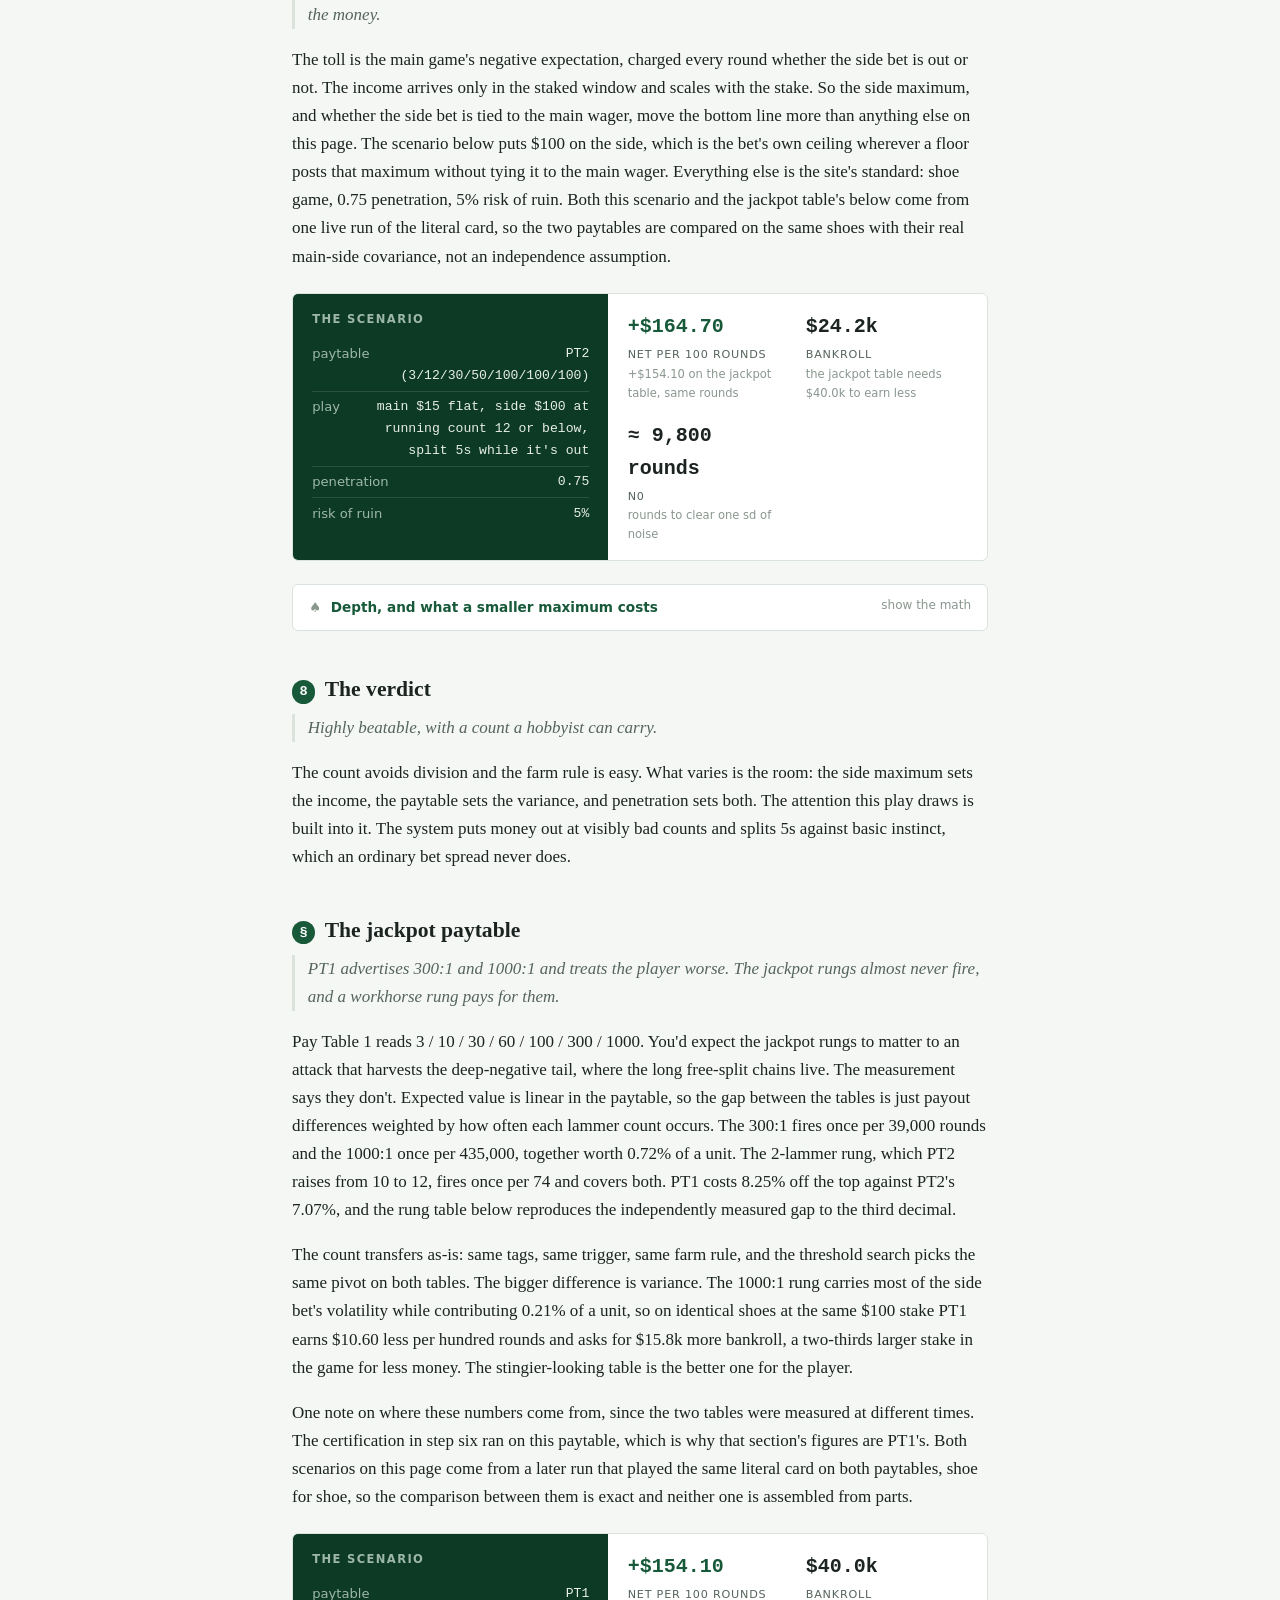
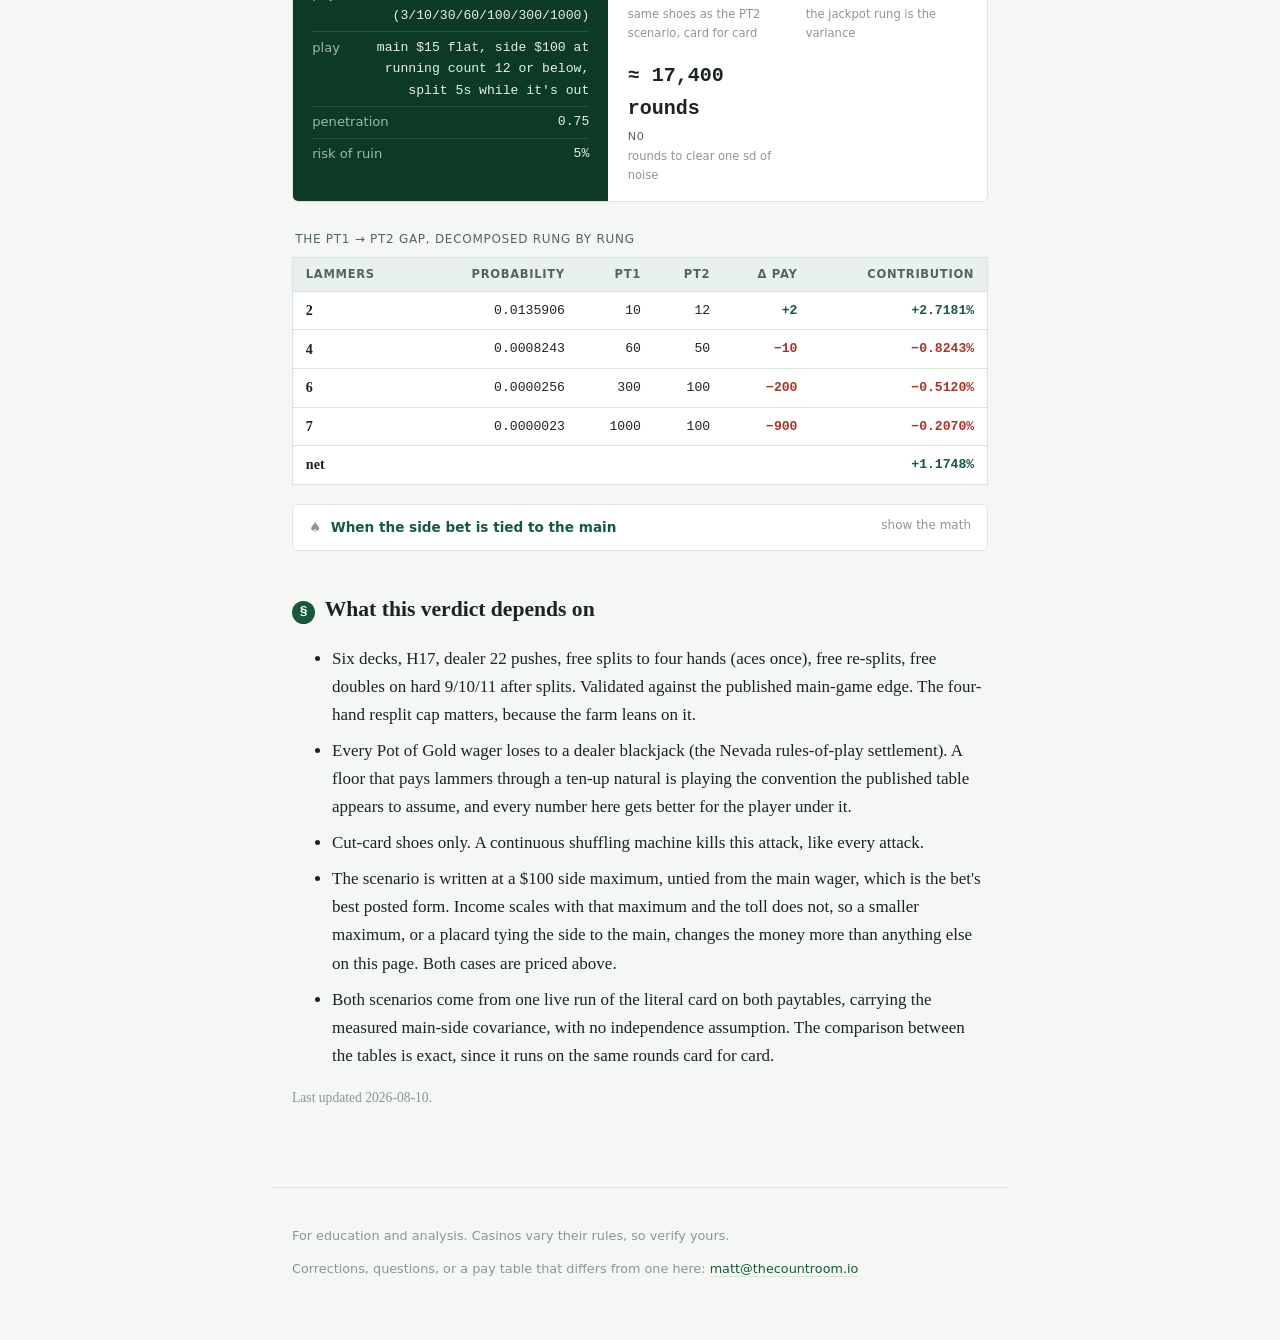
<file: bets/pot-of-gold.html>
<!doctype html>
<html lang="en">
<head>
<meta charset="utf-8">
<meta name="viewport" content="width=device-width, initial-scale=1">
<title>Pot of Gold · The Count Room</title>
<link rel="stylesheet" href="../style.css">
</head>
<body>
<nav class="top">
  <a class="brand" href="../index.html">The Count Room<span class="suit">&spades;</span></a>
  <span class="links"><a href="../toy.html">a quick example</a></span>
</nav>
<main>

<header class="bet-head">
  <p class="kicker">Free Bet Blackjack ("Ride Free"), six decks, H17, dealer 22 pushes · side bet</p>
  <h1>Pot of Gold</h1>
  <p class="subtitle">a side bet on Free Bet blackjack, sometimes called Silver Stack, paying by the number of free splits and free doubles collected in one round</p>
  <p class="skip-link"><a href="#how-to-play">Just show me how to play &darr;</a></p>
  <div class="verdict verdict-highly-beatable">
    <span class="chip chip-highly-beatable">highly beatable</span><span class="chip-note"><span class="note-star">&starf;</span>unpublished count</span>
    <p class="verdict-headline">This bet can be beaten and the count looks like no blackjack count in print. The published house-edge table also turned out to be arithmetically impossible, which is talked about below.</p>
    <p>The winning count needs no true-count division. In the standard scenario below, on the better of the bet's two paytables, it makes about $165 per hundred rounds and wants a $24.2k bankroll.</p><p>Income scales with the side stake. The cost doesn't, because the cost is the main game's negative expectation and you pay it every round either way. So the posted side maximum matters more than anything a player controls. Both paytables in circulation get priced below, starting with the one that treats the player better: the table without the jackpot rungs.</p>
  </div>
  <div class="stats"><div class="stat"><div class="stat-value">7.07%</div><div class="stat-label">real cost off the top</div><div class="stat-detail">PT2. The jackpot table runs 8.25%, and the published 5.77% is wrong</div></div><div class="stat"><div class="stat-value">16.5%</div><div class="stat-label">window</div><div class="stat-detail">of rounds staked by the card</div></div><div class="stat"><div class="stat-value">+10.4% ± 0.4</div><div class="stat-label">edge in window</div><div class="stat-detail">per unit, certified live</div></div><div class="stat"><div class="stat-value">106.6%</div><div class="stat-label">capture vs hi-lo</div><div class="stat-detail">against hi-lo with true-count division, which pog2 never needs</div></div><div class="stat"><div class="stat-value">+$164.70</div><div class="stat-label">per 100 rounds</div><div class="stat-detail">standard scenario, below. $154.10 on the jackpot table, same rounds</div></div><div class="stat"><div class="stat-value">$24.2k</div><div class="stat-label">bankroll (5% risk of ruin)</div><div class="stat-detail">at the standard scenario. The jackpot table wants $40.0k for less money</div></div></div>
</header>
<section class="step" id="rules"><h2><span class="step-n">1</span>The rules, as data</h2><p class="headline">Pot of Gold rides on an ordinary Free Bet blackjack game and adds no cards and no randomness of its own.</p><p>Free Bet blackjack is Geoff Hall's variant where the house funds your splits and doubles. You can split any pair except tens for free and double hard 9, 10, or 11 for free. In exchange, a dealer 22 pushes. Each free split or free double comes with a physical button, called a coin or lammer, placed next to your bet. Pot of Gold pays by how many lammers you end the round with, win, lose, or push. Zero lammers loses the stake, and every wager loses to a dealer natural under the Nevada rules of play.</p><p>The configuration behind every number here: six decks, dealer hits soft 17, free splits to four hands (aces once, one card each), free re-splits, free doubles on hard 9/10/11 after splits. Two paytables circulate, so both get priced. This page leads with Pay Table 2 and covers the jackpot table in its own section further down. </p><div class="table-scroll"><table class="wide"><caption>The two paytables in circulation</caption><thead><tr><th class="al">lammers</th><th class="ar">1</th><th class="ar">2</th><th class="ar">3</th><th class="ar">4</th><th class="ar">5</th><th class="ar">6</th><th class="ar">7</th></tr></thead><tbody><tr><th class="al">PT2 pays</th><td class="ar">3</td><td class="ar">12</td><td class="ar">30</td><td class="ar">50</td><td class="ar">100</td><td class="ar">100</td><td class="ar">100</td></tr><tr><th class="al">PT1 pays</th><td class="ar">3</td><td class="ar">10</td><td class="ar">30</td><td class="ar">60</td><td class="ar">100</td><td class="ar">300</td><td class="ar">1000</td></tr></tbody></table></div></section><section class="step" id="gate"><h2><span class="step-n">2</span>The published-figure gate</h2><p class="headline">The machinery matches every published number that can be right, and one of them can't be.</p><div class="pills"><h4>against the published record</h4><a class="pill" href="https://wizardofodds.com/games/free-bet-blackjack/" target="_blank" rel="noopener"><span class="pill-mark">&check;</span><span class="pill-label">main game house edge 0.99% vs 1.04% published</span><span class="pill-src">Wizard of Odds</span></a><a class="pill" href="https://wizardofodds.com/games/free-bet-blackjack/" target="_blank" rel="noopener"><span class="pill-mark">&check;</span><span class="pill-label">dealer 22 frequency 7.354% vs 7.3536% published</span><span class="pill-src">Wizard of Odds</span></a><a class="pill" href="https://wizardofodds.com/games/free-bet-blackjack/" target="_blank" rel="noopener"><span class="pill-mark">&check;</span><span class="pill-label">split-fives delta +3.080% ± 0.185 vs +3.019% published</span><span class="pill-src">Wizard of Odds</span></a><a class="pill pill-dispute" href="https://wizardofodds.com/games/free-bet-blackjack/" target="_blank" rel="noopener"><span class="pill-mark">&ne;</span><span class="pill-label">P(0 lammers) is exactly 0.838228071, and the published 0.833420 rules out the advertised house edge</span><span class="pill-src">Wizard of Odds</span></a><span class="pill pill-unpublished"><span class="pill-mark">&starf;</span><span class="pill-label">pog2 appears in no published source: the tags, the pivot on the trigger, and the split-fives rule are all derived here</span><span class="pill-src">as far as I can find</span></span></div><p>First the boring checks. The engine matches Wizard of Odds on the main game's house edge (0.99% measured against their 1.04% for these rules), on dealer-22 frequency (7.354% against 7.3536%), and on the split-fives delta, a published number that depends on the whole resplit process: +3.080% ± 0.185 measured against +3.019% published, over ten independent runs of two million rounds each.</p><p>Then the gate turned up a problem. The chance of ending a round with zero lammers doesn't depend on strategy at all, and it has an exact closed-form answer: <strong>P(0) = 0.838228071…</strong> The published table says 0.833420, sourced to a "random simulation" with no stated method. Those two can't both be right, and one of them is an exact fraction. My simulator, run on shoes it had never seen, landed on the exact figure (z = −0.41). My best guess at what happened: the published simulation let lammers survive a dealer ten-up blackjack, which contradicts the Nevada rules-of-play filing.</p><p>What this means for someone reading the rack card: <strong>the jackpot paytable costs about 8.25% (± 0.13), and the advertised 5.77% is wrong.</strong> Splitting 5s instead of free-doubling them (a strategy explained in step five) brings it to 5.17% against the advertised 2.75%. I'm confident in the correction because the same machinery reproduces the published deltas, the numbers that don't depend on the disputed convention, to a third of a standard deviation.</p><details class="math"><summary>Why P(0) has an exact answer</summary><div class="math-body"><p>A round earns its first lammer exactly when the first two cards are free-bet eligible (any pair ace through nine, or a non-pair hard 9, 10, or 11) and the dealer doesn't have blackjack. Every sensible strategy takes every offered free bet, which I checked by enumeration for every strategy I tested. The one real choice, a pair of 5s, gets its first lammer under either available action, so it moves probability between paying rungs and never in or out of zero.</p><p>That makes P(0) plain dealing arithmetic over the six-deck composition, computable in exact fractions, and it doesn't move under any peek convention as long as wagers lose to a natural. The published k ≥ 2 rungs mostly match mine. P(0), P(1), and the house edge built on them don't. One residual disagreement at three lammers (about −4% relative) survives every convention I tried, and it's logged as unexplained.</p></div></details></section><section class="step" id="oracle"><h2><span class="step-n">3</span>The oracle</h2><p class="headline">Evaluated on the fresh shoe, the oracle prices the bet exactly: −7.07% on PT2, −8.25% on PT1. Past the fresh shoe it has to be measured, and that shapes the whole analysis.</p><p>The oracle's fresh-shoe evaluation comes in two exact pieces. The zero rung has a closed form: P(0) = 0.838228071. For the paying rungs, I recorded how often each lammer count occurred over the twenty million validation rounds. Expected value is linear in the paytable, so those frequencies price any paytable anyone prints with no new simulation, and the two circulating tables can be compared on literally the same rounds. The numbers below are the off-the-top table.</p><p>The same linearity settles which rungs matter. The 300:1 rung fires once per 39,000 rounds, and the 1000:1 once per 435,000. Together they're worth 0.72% of a unit. The 2-lammer rung fires once per 74. The jackpot rungs are decoration, and that fact runs the paytable comparison below.</p><p>One limit matters for how the rest of this page reads. Some bets get a full oracle: 21+3 and the baccarat side bets have exact EV formulas at any composition, so their human systems get scored as a percent of a true ceiling. Pot of Gold doesn't. Its mid-shoe EV depends on free-split chain dynamics with no closed form, so past the fresh shoe the oracle is measured, as the EV-by-state curve in the next step. That's why this page's capture number is scored against the best divided benchmark rather than against a perfect-play ceiling: for this bet, nobody knows the true ceiling, including me.</p><div class="table-scroll"><table><caption>The oracle, evaluated off the top</caption><thead><tr><th class="al">quantity</th><th class="ar">value</th></tr></thead><tbody><tr><th class="al">P(0 lammers)</th><td class="ar">0.838228071 (exact)</td></tr><tr><th class="al">house edge, PT2</th><td class="ar neg">−7.07%</td></tr><tr><th class="al">house edge, PT1</th><td class="ar neg">−8.25%</td></tr><tr><th class="al">house edge as published (PT1)</th><td class="ar neg">−5.77%, which the P(0) above rules out</td></tr></tbody></table></div></section><section class="step" id="dataset"><h2><span class="step-n">4</span>The state dataset</h2><p class="headline">Twenty million cut-card rounds, binned by the pre-deal hi-lo true count. The curve comes out upside down.</p><p>Small cards feed everything about the lammer distribution. Free doubles need hard 9/10/11 in two cards. Free splits need pairs below ten. The long chains that reach the upper rungs need clusters of small cards. One 5,5 split into re-pairs and free doubles can eat half a suit of low denominations in a single round. The ten-rich shoes a blackjack counter waits for are the shoes where this bet starves.</p><p>So the signal runs opposite to hi-lo (the correlation between free-double probability and hi-lo true count is −0.937), and the bet wakes up at counts a blackjack player considers garbage. The curve below is monotone and statistically overwhelming, with per-bin z up to +20. The lammer rate roughly triples across the range, and the paytable's convex payouts multiply it. The zero crossing sits between TC −1 and −2.</p><div class="table-scroll"><table class="wide"><caption>Side EV per unit staked, by pre-deal hi-lo true count (jackpot paytable, normal play)</caption><thead><tr><th class="al">hi-lo TC</th><th class="ar">0</th><th class="ar">−2</th><th class="ar">−3</th><th class="ar">−4</th><th class="ar">−6</th><th class="ar">−8</th><th class="ar">−12</th></tr></thead><tbody><tr><th class="al">EV per unit</th><td class="ar neg">−4.4%</td><td class="ar pos">+3.2%</td><td class="ar pos">+7.1%</td><td class="ar pos">+11.5%</td><td class="ar pos">+19.5%</td><td class="ar pos">+29%</td><td class="ar pos">+45%</td></tr></tbody></table></div></section><section class="step" id="fit"><h2><span class="step-n">5</span>The fit, and the count</h2><p class="headline">The bet's own removal effects look wrong to a blackjack eye, and aren't. The fitted card is pog2, an unbalanced count whose pivot sits exactly on the trigger.</p><p>I regress side-bet profit on the per-rank composition of the remaining shoe, checked against main-game removal effects I derived separately by an independent method (agreement +0.9956). The fuel is 2 through 8: removing any one costs the side bet 6.8 to 9.2% of a unit, and the 7 weighs as much as the 3, because 7s make the free-double totals. The 9 is worth about half. Aces and tens are dead. And the best human count ignores the 5 completely, which no blackjack count in print does.</p><p>Most counts need true-count division because a running count means different things at different depths of the shoe. An unbalanced count has one exception: a single running-count value that means the same thing at every depth. Card counters call it the pivot. I searched every whole-tag count whose pivot sits exactly on the staking trigger, and the search lands on <strong>pog2</strong>. The card is below: the tags, the ideal weights they quantize, and the rules that run it. Correlation with the exact removal effects: −0.9726.</p><p>The split-5s rule on the card needs its own explanation. A pair of 5s is the only hand in the game offering a choice of free bets: it's a hard 10, so it qualifies for the free double, and it's a pair, so it qualifies for a free split. The double is the better blackjack play, and it ends the hand at one lammer. A split does more for the side bet: it makes two new hands, and each can re-pair into another free split or draw into a hard 9, 10, or 11 for a free double, every one another lammer. So while the side bet is out, split the 5s. I call it farming. Measured with paired seeds (identical shoes, the two runs differ only at the 5,5 decision), farming breaks even below a one-dollar side stake at every count against a $15 main, and it lifts the trigger window from +7.37% to +11.78% ± 0.09 per unit.</p><p>I looked at higher-order terms and didn't need them. The linear count already beats the divided hi-lo benchmark (next section), and the structure that remains, the paytable's convexity in chain length, is what the trigger-plus-farm design already collects. Other bets go the other way. 21+3 needed suit-interaction terms to reach most of its value, and War Blackjack's tie leg has no linear signal at all.</p><div class="table-scroll"><table class="wide"><caption>The pog2 tags, and the ideal weights they quantize</caption><thead><tr><th class="al"></th><th class="ar">A</th><th class="ar">2</th><th class="ar">3</th><th class="ar">4</th><th class="ar">5</th><th class="ar">6</th><th class="ar">7</th><th class="ar">8</th><th class="ar">9</th><th class="ar">T</th></tr></thead><tbody><tr><th class="al">pog2 tag</th><td class="ar neg">−1</td><td class="ar pos">+1 red, 0 black</td><td class="ar pos">+1</td><td class="ar pos">+1</td><td class="ar">0</td><td class="ar pos">+1</td><td class="ar pos">+1</td><td class="ar">0</td><td class="ar">0</td><td class="ar neg">−1</td></tr><tr><th class="al">ideal weight</th><td class="ar neg">−1.09</td><td class="ar pos">+0.82</td><td class="ar pos">+0.96</td><td class="ar pos">+0.98</td><td class="ar pos">+0.51</td><td class="ar pos">+1.01</td><td class="ar pos">+0.95</td><td class="ar pos">+0.46</td><td class="ar neg">−0.18</td><td class="ar neg">−1.10</td></tr></tbody></table></div><details class="math"><summary>Why the 5 gets no tag, and why the half tag lands on red 2s</summary><div class="math-body"><p>The 5 isn't worthless. Its removal effect is −6.99%, solidly in the fuel band. It gets no tag because of a redundancy. A round gets its first lammer when the first two cards make a hard 9/10/11 or a pair, and for every fuel rank except one those two routes are different hands: 3,3 makes 6, 4,4 makes 8, 6,6 makes 12, 7,7 makes 14, none of them free-double totals. The 5 is the exception. 5,5 makes 10, so its pair route creates no eligible hand its total route hadn't already created. A bare two-card eligibility model reproduces the fuel-band removal effects with residuals under 0.7 points on a 5.17-point spread, and if 5,5 weren't a free-double total the 5 would price at −8.77%, right in the band. The farm is the same fact from the other side. You split 5s because 5,5 is over-covered, and the count ignores 5s because 5,5 is over-covered.</p><p>The red-2 half tag is forced by parity. With whole tags the per-deck imbalance is 4·S − 16, a multiple of 4, so a pivot at the trigger needs a half tag somewhere. The pivot also acts as a budget: the base tags must sum to 3 against an ideal 4.41, so about 0.9 tags of fuel have to go, and the cheapest way to pay is to zero the two half-value cards (the 5 at +0.51, the 8 at +0.46) and shave the 2, the weakest full card. Red-2 scores −0.9726 against red-5's −0.9573. The gadget barely matters anyway. The runner-up address loses by 0.0018, and plain hi-lo with the 5 and 7 swapping tags ties pog2 in dollars. What carries the card is the whole tags: the 7 at +1, the 5 and the 8 at zero.</p></div></details></section><section class="step how-to-play" id="how-to-play"><h2><span class="step-n">&spades;</span>How to play it</h2><p class="headline">The whole system is the count, the trigger, and a rule about 5s.</p><div class="table-scroll"><table class="wide"><caption>The pog2 count</caption><thead><tr><th class="al"></th><th class="ar">A</th><th class="ar">2</th><th class="ar">3</th><th class="ar">4</th><th class="ar">5</th><th class="ar">6</th><th class="ar">7</th><th class="ar">8</th><th class="ar">9</th><th class="ar">T</th></tr></thead><tbody><tr><th class="al">tag</th><td class="ar neg">−1</td><td class="ar pos">+1 red, 0 black</td><td class="ar pos">+1</td><td class="ar pos">+1</td><td class="ar">0</td><td class="ar pos">+1</td><td class="ar pos">+1</td><td class="ar">0</td><td class="ar">0</td><td class="ar neg">−1</td></tr></tbody></table></div><div class="table-scroll"><table><caption>The rules</caption><thead><tr><th class="al">when</th><th class="al">action</th></tr></thead><tbody><tr><th class="al">start of each shoe</th><td class="al">running count starts at 24</td></tr><tr><th class="al">running count 12 or below</th><td class="al">stake the side bet</td></tr><tr><th class="al">while the side bet is out</th><td class="al">split 5s instead of taking the free double</td></tr><tr><th class="al">everything else</th><td class="al">flat main bet, ordinary Free Bet basic strategy, no insurance</td></tr></tbody></table></div></section><section class="step" id="certify"><h2><span class="step-n">6</span>Certified live</h2><p class="headline">The literal card, replayed end to end on ten million fresh rounds per penetration. </p><p>A curve assembled from bins carries approximations, so I replayed the exact card above (start 24, stake at 12 or below, farm while out, flat main, straight Free Bet basic strategy, no insurance) on ten million fresh rounds per penetration, none of which the fit had ever seen. It staked 16.49% of rounds against a binned prediction of 16.5%. It earned +10.39% ± 0.39 per unit against a predicted +10.13% (z = +0.66). The unstaked main game came in at −0.946% against the assumed −0.95%.</p><p>Head to head on identical card streams, pog2's no-division trigger takes <strong>106.6% of what hi-lo takes with true-count division</strong>. A pivot sitting on the decision threshold reads correctly at any depth, right where the decision happens. The Red 7 family gets the same free lunch. Move the pivot and it degrades fast. Offsetting it by 0, 2, 4, and 6 points keeps about 100%, 100%, 70%, and 35% of the value, which is also why KO's tags don't work for this job.</p><p>Depth helps twice, through more trigger windows and better ones: at a one-deck cut (penetration near 0.833) the card stakes 18.6% of rounds at +11.18% ± 0.36 per unit. The seven-lammer jackpot landed seven times in 1.65 million staked rounds, which is what the math says to expect. Farming doubles the main bet's exposure in the same rounds where lammers land, so main and side profits correlate at +0.72 units².</p></section><section class="step" id="ledger"><h2><span class="step-n">7</span>The ledger</h2><p class="headline">Income scales with the side stake, but the main bet toll doesn't. The posted side maximum decides the money.</p><p>The toll is the main game's negative expectation, charged every round whether the side bet is out or not. The income arrives only in the staked window and scales with the stake. So the side maximum, and whether the side bet is tied to the main wager, move the bottom line more than anything else on this page. The scenario below puts $100 on the side, which is the bet's own ceiling wherever a floor posts that maximum without tying it to the main wager. Everything else is the site's standard: shoe game, 0.75 penetration, 5% risk of ruin. Both this scenario and the jackpot table's below come from one live run of the literal card, so the two paytables are compared on the same shoes with their real main-side covariance, not an independence assumption.</p><div class="scenario"><div class="sc-side"><h4>the scenario</h4><div class="sc-row"><span class="sc-label">paytable</span><span class="sc-value">PT2 (3/12/30/50/100/100/100)</span></div><div class="sc-row"><span class="sc-label">play</span><span class="sc-value">main $15 flat, side $100 at running count 12 or below, split 5s while it's out</span></div><div class="sc-row"><span class="sc-label">penetration</span><span class="sc-value">0.75</span></div><div class="sc-row"><span class="sc-label">risk of ruin</span><span class="sc-value">5%</span></div></div><div class="sc-results"><div class="sc-out"><div class="sc-out-value pos">+$164.70</div><div class="sc-out-label">net per 100 rounds</div><div class="sc-out-detail">+$154.10 on the jackpot table, same rounds</div></div><div class="sc-out"><div class="sc-out-value">$24.2k</div><div class="sc-out-label">bankroll</div><div class="sc-out-detail">the jackpot table needs $40.0k to earn less</div></div><div class="sc-out"><div class="sc-out-value">≈ 9,800 rounds</div><div class="sc-out-label">N0</div><div class="sc-out-detail">rounds to clear one sd of noise</div></div></div></div><details class="math"><summary>Depth, and what a smaller maximum costs</summary><div class="math-body"><p>Penetration is the stronger of the two levers. At a one-deck cut the window widens to 18.6% of rounds and the same play clears $206.00 per hundred rounds on a $22.0k bankroll, so it earns a quarter more on slightly less money, with N0 falling to about 7,200 rounds.</p><p>The side maximum runs the other way and runs hard, because income scales with the stake while the toll does not. A floor posting $25 instead of $100 does not cut the take to a quarter, it cuts it further, since the main game's negative expectation is charged on every round either way. That is the whole reason this page's scenario is written at the posted maximum.</p></div></details></section><section class="step" id="verdict"><h2><span class="step-n">8</span>The verdict</h2><p class="headline">Highly beatable, with a count a hobbyist can carry.</p><p>The count avoids division and the farm rule is easy. What varies is the room: the side maximum sets the income, the paytable sets the variance, and penetration sets both. The attention this play draws is built into it. The system puts money out at visibly bad counts and splits 5s against basic instinct, which an ordinary bet spread never does.</p></section>
<section class="step" id="pt1"><h2><span class="step-n">&sect;</span>The jackpot paytable</h2><p class="headline">PT1 advertises 300:1 and 1000:1 and treats the player worse. The jackpot rungs almost never fire, and a workhorse rung pays for them.</p><p>Pay Table 1 reads 3 / 10 / 30 / 60 / 100 / 300 / 1000. You'd expect the jackpot rungs to matter to an attack that harvests the deep-negative tail, where the long free-split chains live. The measurement says they don't. Expected value is linear in the paytable, so the gap between the tables is just payout differences weighted by how often each lammer count occurs. The 300:1 fires once per 39,000 rounds and the 1000:1 once per 435,000, together worth 0.72% of a unit. The 2-lammer rung, which PT2 raises from 10 to 12, fires once per 74 and covers both. PT1 costs 8.25% off the top against PT2's 7.07%, and the rung table below reproduces the independently measured gap to the third decimal.</p><p>The count transfers as-is: same tags, same trigger, same farm rule, and the threshold search picks the same pivot on both tables. The bigger difference is variance. The 1000:1 rung carries most of the side bet's volatility while contributing 0.21% of a unit, so on identical shoes at the same $100 stake PT1 earns $10.60 less per hundred rounds and asks for $15.8k more bankroll, a two-thirds larger stake in the game for less money. The stingier-looking table is the better one for the player.</p><p>One note on where these numbers come from, since the two tables were measured at different times. The certification in step six ran on this paytable, which is why that section's figures are PT1's. Both scenarios on this page come from a later run that played the same literal card on both paytables, shoe for shoe, so the comparison between them is exact and neither one is assembled from parts.</p><div class="scenario"><div class="sc-side"><h4>the scenario</h4><div class="sc-row"><span class="sc-label">paytable</span><span class="sc-value">PT1 (3/10/30/60/100/300/1000)</span></div><div class="sc-row"><span class="sc-label">play</span><span class="sc-value">main $15 flat, side $100 at running count 12 or below, split 5s while it's out</span></div><div class="sc-row"><span class="sc-label">penetration</span><span class="sc-value">0.75</span></div><div class="sc-row"><span class="sc-label">risk of ruin</span><span class="sc-value">5%</span></div></div><div class="sc-results"><div class="sc-out"><div class="sc-out-value pos">+$154.10</div><div class="sc-out-label">net per 100 rounds</div><div class="sc-out-detail">same shoes as the PT2 scenario, card for card</div></div><div class="sc-out"><div class="sc-out-value">$40.0k</div><div class="sc-out-label">bankroll</div><div class="sc-out-detail">the jackpot rung is the variance</div></div><div class="sc-out"><div class="sc-out-value">≈ 17,400 rounds</div><div class="sc-out-label">N0</div><div class="sc-out-detail">rounds to clear one sd of noise</div></div></div></div><div class="table-scroll"><table class="wide"><caption>The PT1 → PT2 gap, decomposed rung by rung</caption><thead><tr><th class="al">lammers</th><th class="ar">probability</th><th class="ar">PT1</th><th class="ar">PT2</th><th class="ar">Δ pay</th><th class="ar">contribution</th></tr></thead><tbody><tr><th class="al">2</th><td class="ar">0.0135906</td><td class="ar">10</td><td class="ar">12</td><td class="ar pos">+2</td><td class="ar pos">+2.7181%</td></tr><tr><th class="al">4</th><td class="ar">0.0008243</td><td class="ar">60</td><td class="ar">50</td><td class="ar neg">−10</td><td class="ar neg">−0.8243%</td></tr><tr><th class="al">6</th><td class="ar">0.0000256</td><td class="ar">300</td><td class="ar">100</td><td class="ar neg">−200</td><td class="ar neg">−0.5120%</td></tr><tr><th class="al">7</th><td class="ar">0.0000023</td><td class="ar">1000</td><td class="ar">100</td><td class="ar neg">−900</td><td class="ar neg">−0.2070%</td></tr><tr><th class="al">net</th><td class="ar"></td><td class="ar"></td><td class="ar"></td><td class="ar"></td><td class="ar pos">+1.1748%</td></tr></tbody></table></div><details class="math"><summary>When the side bet is tied to the main</summary><div class="math-body"><p>Some tables tie the side bet to the main wager (side ≤ main). The play then becomes raise-on-trigger: minimum main outside the window, side-sized main inside it. It still pays, and it raises the main when the count falls, which is the opposite of the pattern surveillance software watches for.</p><p>It also costs, and the same run prices the toll. Matching a $100 side with a $100 main inside the window takes PT2 from $164.70 to $135.10 per hundred rounds and pushes its bankroll from $24.2k to $33.7k, and PT1 from $154.10 to $124.10 on $54.4k. Roughly $30 per hundred rounds is what a tied placard charges for admission. The reason it costs anything is the same fact that makes the bet worth playing: the trigger fires when the count is deeply negative, so the extra main action lands on the worst rounds in the shoe, measured at −2.1% to −2.3% per unit inside the window against −0.9% outside.</p></div></details></section>
<section class="step" id="conditions">
  <h2><span class="step-n">&sect;</span>What this verdict depends on</h2>
  <ul class="conditions"><li>Six decks, H17, dealer 22 pushes, free splits to four hands (aces once), free re-splits, free doubles on hard 9/10/11 after splits. Validated against the published main-game edge. The four-hand resplit cap matters, because the farm leans on it.</li><li>Every Pot of Gold wager loses to a dealer blackjack (the Nevada rules-of-play settlement). A floor that pays lammers through a ten-up natural is playing the convention the published table appears to assume, and every number here gets better for the player under it.</li><li>Cut-card shoes only. A continuous shuffling machine kills this attack, like every attack.</li><li>The scenario is written at a $100 side maximum, untied from the main wager, which is the bet's best posted form. Income scales with that maximum and the toll does not, so a smaller maximum, or a placard tying the side to the main, changes the money more than anything else on this page. Both cases are priced above.</li><li>Both scenarios come from one live run of the literal card on both paytables, carrying the measured main-side covariance, with no independence assumption. The comparison between the tables is exact, since it runs on the same rounds card for card.</li></ul>
  <p class="updated">Last updated 2026-08-10.</p>
</section>

</main>
<footer>
  <p>For education and analysis. Casinos vary their rules, so verify yours.</p>
  <p>Corrections, questions, or a pay table that differs from one here:
     <a href="mailto:matt@thecountroom.io">matt@thecountroom.io</a></p>
</footer>
</body>
</html>
</file>
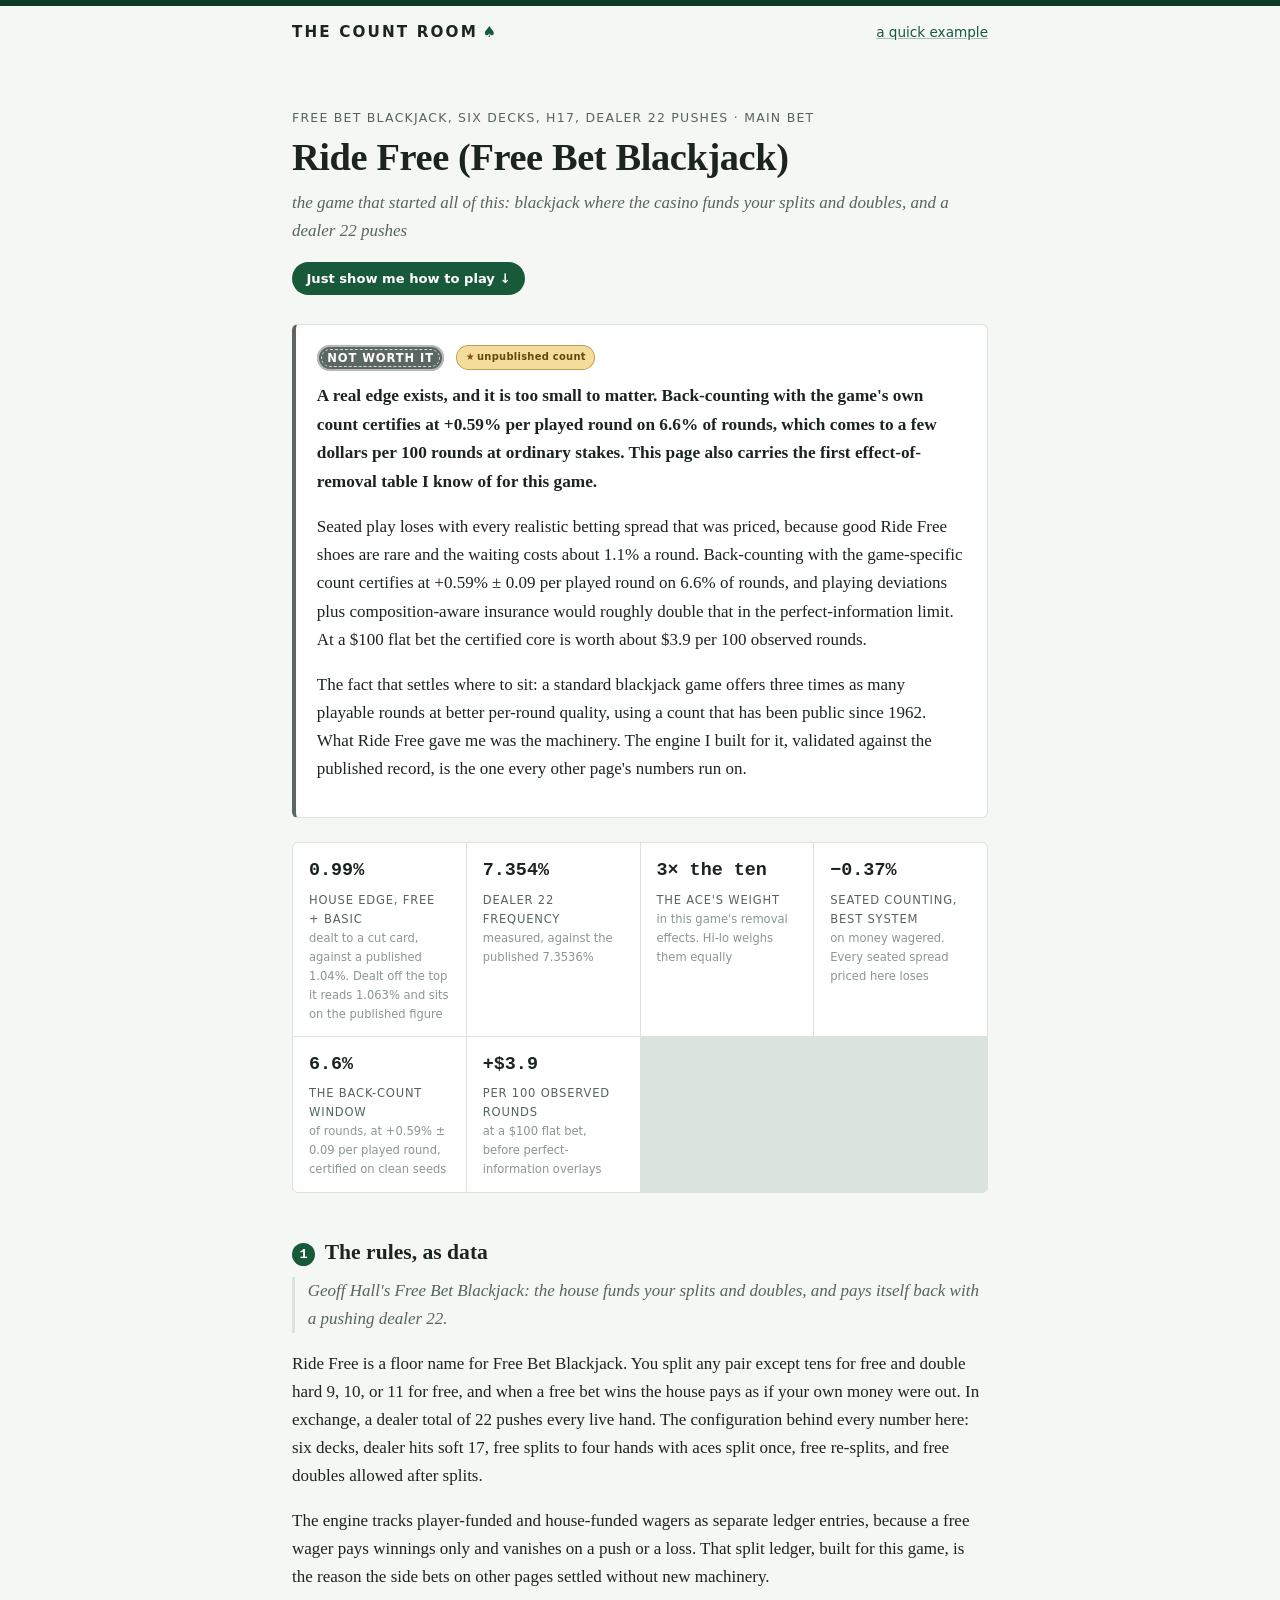
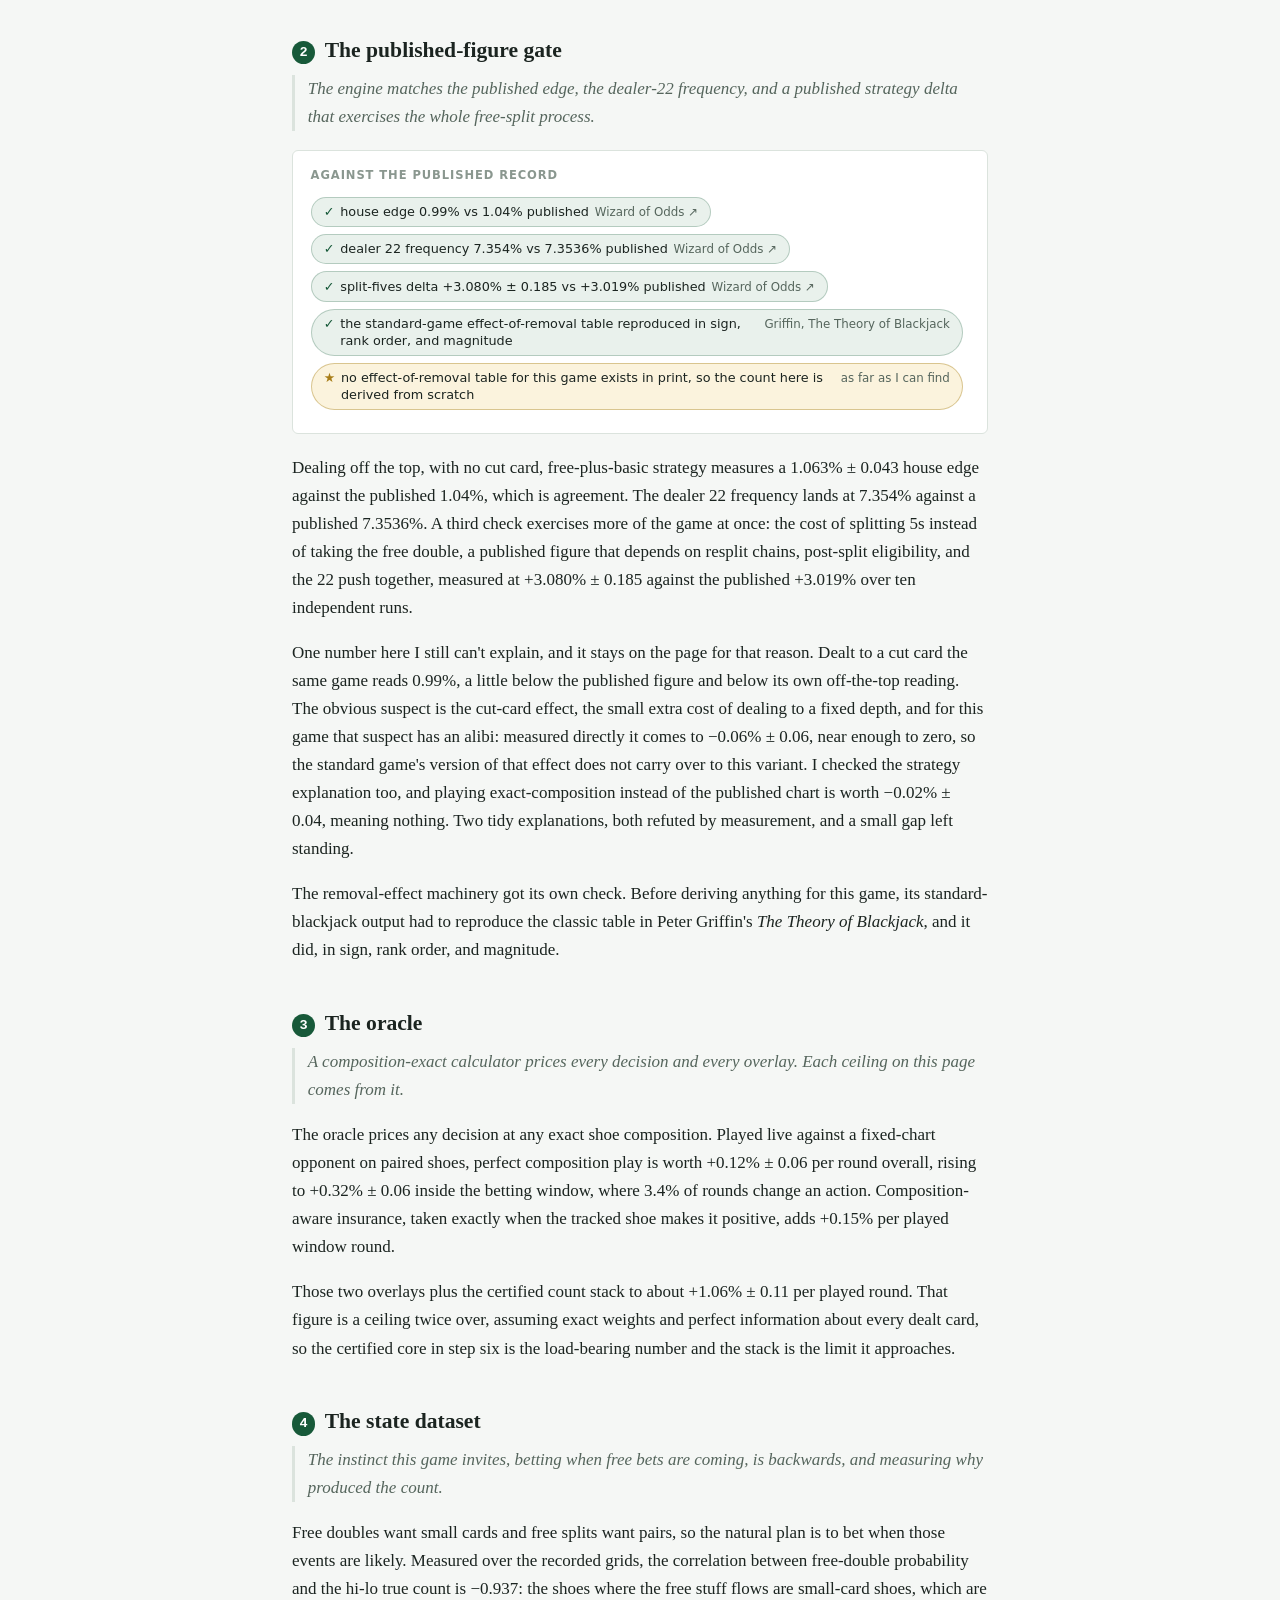
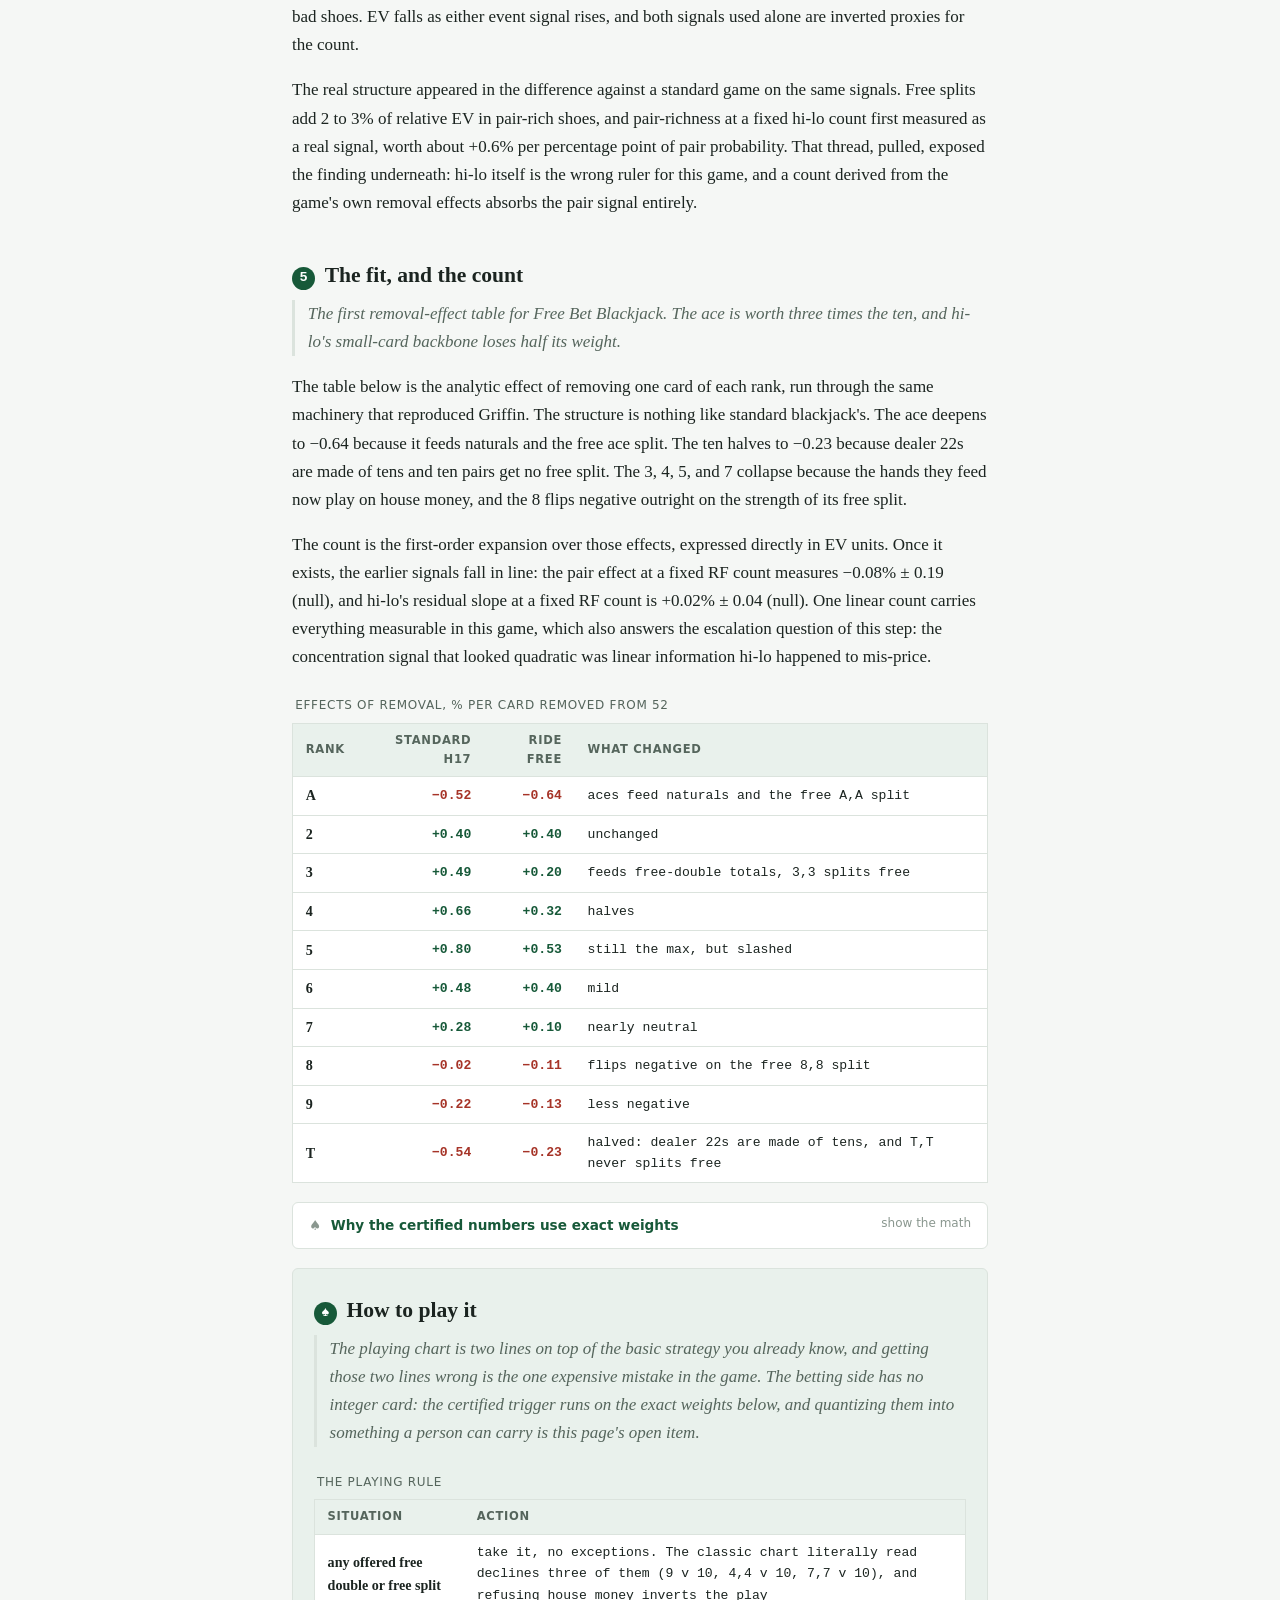
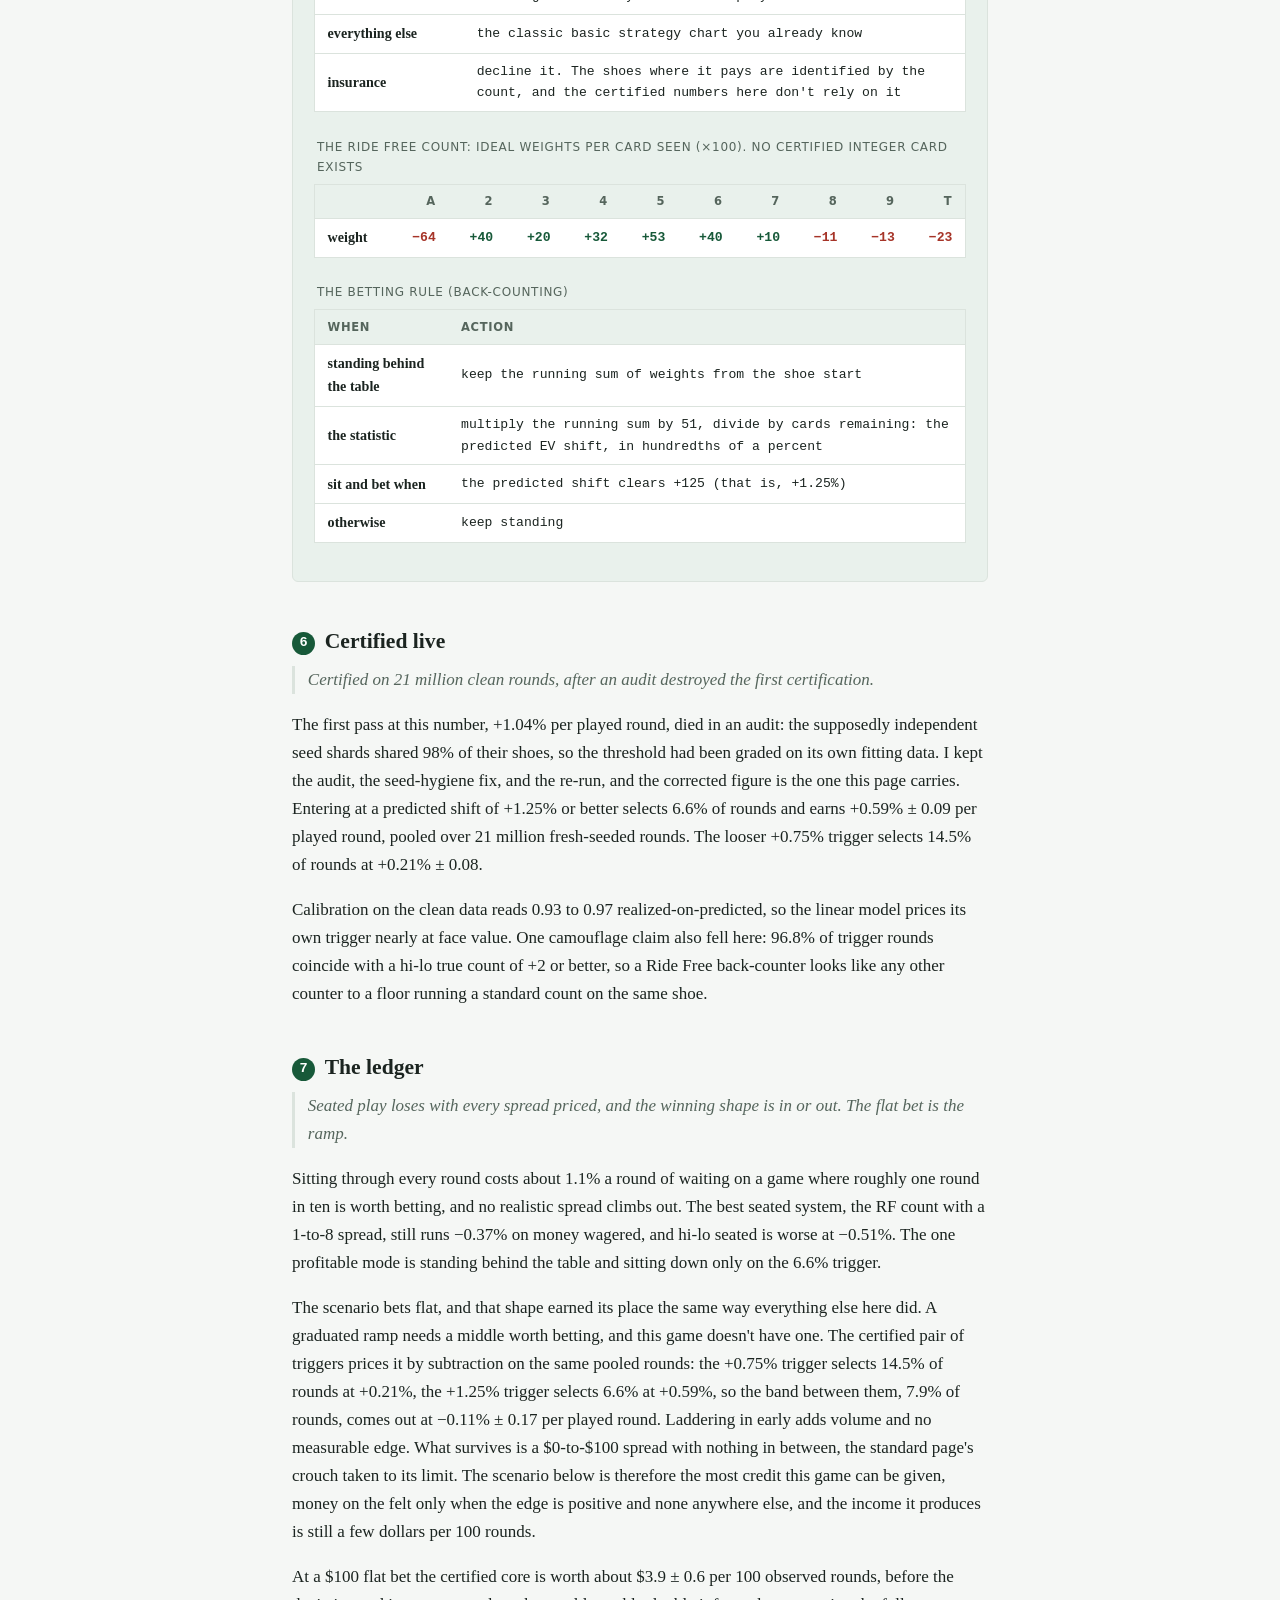
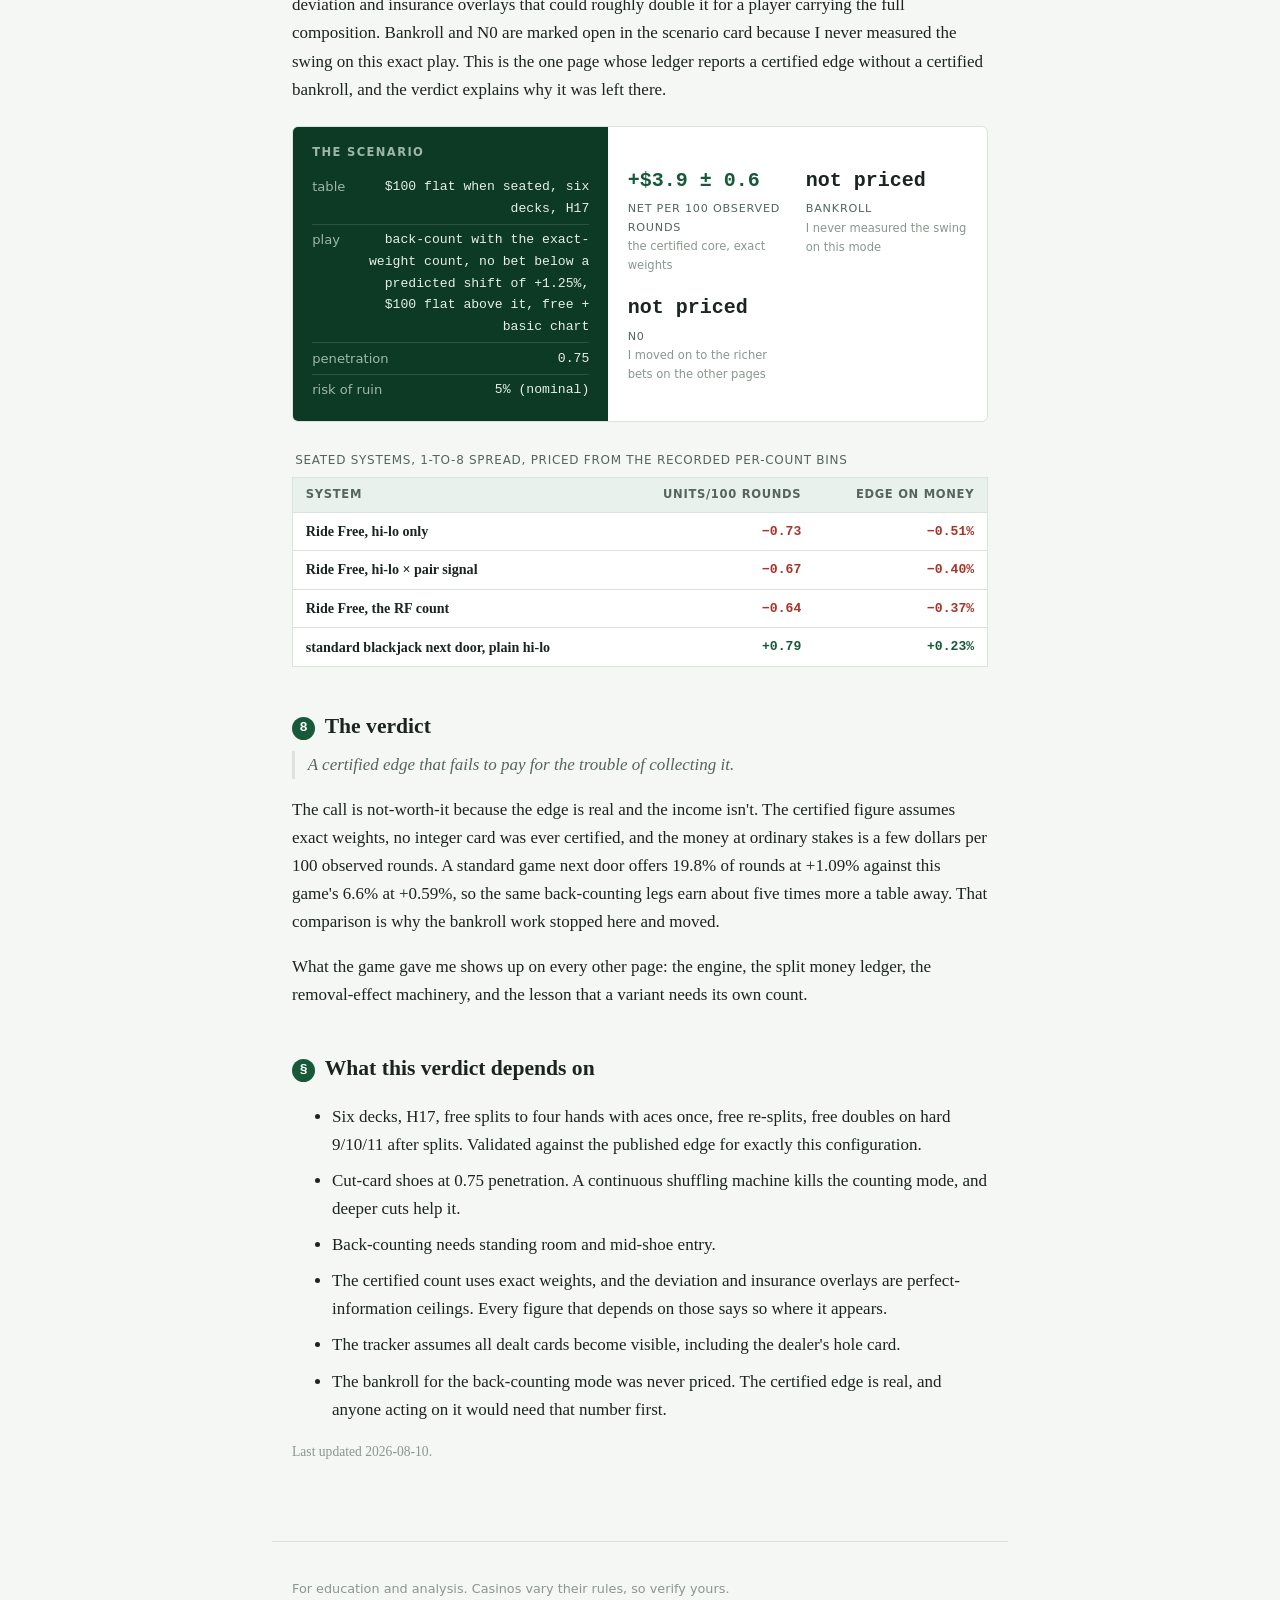
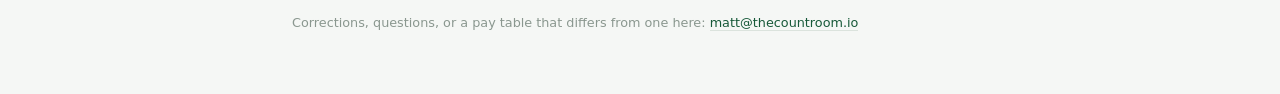
<file: bets/ride-free.html>
<!doctype html>
<html lang="en">
<head>
<meta charset="utf-8">
<meta name="viewport" content="width=device-width, initial-scale=1">
<title>Ride Free (Free Bet Blackjack) · The Count Room</title>
<link rel="stylesheet" href="../style.css">
</head>
<body>
<nav class="top">
  <a class="brand" href="../index.html">The Count Room<span class="suit">&spades;</span></a>
  <span class="links"><a href="../toy.html">a quick example</a></span>
</nav>
<main>

<header class="bet-head">
  <p class="kicker">Free Bet Blackjack, six decks, H17, dealer 22 pushes · main bet</p>
  <h1>Ride Free (Free Bet Blackjack)</h1>
  <p class="subtitle">the game that started all of this: blackjack where the casino funds your splits and doubles, and a dealer 22 pushes</p>
  <p class="skip-link"><a href="#how-to-play">Just show me how to play &darr;</a></p>
  <div class="verdict verdict-not-worth-it">
    <span class="chip chip-not-worth-it">not worth it</span><span class="chip-note"><span class="note-star">&starf;</span>unpublished count</span>
    <p class="verdict-headline">A real edge exists, and it is too small to matter. Back-counting with the game's own count certifies at +0.59% per played round on 6.6% of rounds, which comes to a few dollars per 100 rounds at ordinary stakes. This page also carries the first effect-of-removal table I know of for this game.</p>
    <p>Seated play loses with every realistic betting spread that was priced, because good Ride Free shoes are rare and the waiting costs about 1.1% a round. Back-counting with the game-specific count certifies at +0.59% ± 0.09 per played round on 6.6% of rounds, and playing deviations plus composition-aware insurance would roughly double that in the perfect-information limit. At a $100 flat bet the certified core is worth about $3.9 per 100 observed rounds.</p><p>The fact that settles where to sit: a standard blackjack game offers three times as many playable rounds at better per-round quality, using a count that has been public since 1962. What Ride Free gave me was the machinery. The engine I built for it, validated against the published record, is the one every other page's numbers run on.</p>
  </div>
  <div class="stats"><div class="stat"><div class="stat-value">0.99%</div><div class="stat-label">house edge, free + basic</div><div class="stat-detail">dealt to a cut card, against a published 1.04%. Dealt off the top it reads 1.063% and sits on the published figure</div></div><div class="stat"><div class="stat-value">7.354%</div><div class="stat-label">dealer 22 frequency</div><div class="stat-detail">measured, against the published 7.3536%</div></div><div class="stat"><div class="stat-value">3× the ten</div><div class="stat-label">the ace's weight</div><div class="stat-detail">in this game's removal effects. Hi-lo weighs them equally</div></div><div class="stat"><div class="stat-value">−0.37%</div><div class="stat-label">seated counting, best system</div><div class="stat-detail">on money wagered. Every seated spread priced here loses</div></div><div class="stat"><div class="stat-value">6.6%</div><div class="stat-label">the back-count window</div><div class="stat-detail">of rounds, at +0.59% ± 0.09 per played round, certified on clean seeds</div></div><div class="stat"><div class="stat-value">+$3.9</div><div class="stat-label">per 100 observed rounds</div><div class="stat-detail">at a $100 flat bet, before perfect-information overlays</div></div></div>
</header>
<section class="step" id="rules"><h2><span class="step-n">1</span>The rules, as data</h2><p class="headline">Geoff Hall's Free Bet Blackjack: the house funds your splits and doubles, and pays itself back with a pushing dealer 22.</p><p>Ride Free is a floor name for Free Bet Blackjack. You split any pair except tens for free and double hard 9, 10, or 11 for free, and when a free bet wins the house pays as if your own money were out. In exchange, a dealer total of 22 pushes every live hand. The configuration behind every number here: six decks, dealer hits soft 17, free splits to four hands with aces split once, free re-splits, and free doubles allowed after splits.</p><p>The engine tracks player-funded and house-funded wagers as separate ledger entries, because a free wager pays winnings only and vanishes on a push or a loss. That split ledger, built for this game, is the reason the side bets on other pages settled without new machinery.</p></section><section class="step" id="gate"><h2><span class="step-n">2</span>The published-figure gate</h2><p class="headline">The engine matches the published edge, the dealer-22 frequency, and a published strategy delta that exercises the whole free-split process.</p><div class="pills"><h4>against the published record</h4><a class="pill" href="https://wizardofodds.com/games/free-bet-blackjack/" target="_blank" rel="noopener"><span class="pill-mark">&check;</span><span class="pill-label">house edge 0.99% vs 1.04% published</span><span class="pill-src">Wizard of Odds</span></a><a class="pill" href="https://wizardofodds.com/games/free-bet-blackjack/" target="_blank" rel="noopener"><span class="pill-mark">&check;</span><span class="pill-label">dealer 22 frequency 7.354% vs 7.3536% published</span><span class="pill-src">Wizard of Odds</span></a><a class="pill" href="https://wizardofodds.com/games/free-bet-blackjack/" target="_blank" rel="noopener"><span class="pill-mark">&check;</span><span class="pill-label">split-fives delta +3.080% ± 0.185 vs +3.019% published</span><span class="pill-src">Wizard of Odds</span></a><span class="pill"><span class="pill-mark">&check;</span><span class="pill-label">the standard-game effect-of-removal table reproduced in sign, rank order, and magnitude</span><span class="pill-src">Griffin, The Theory of Blackjack</span></span><span class="pill pill-unpublished"><span class="pill-mark">&starf;</span><span class="pill-label">no effect-of-removal table for this game exists in print, so the count here is derived from scratch</span><span class="pill-src">as far as I can find</span></span></div><p>Dealing off the top, with no cut card, free-plus-basic strategy measures a 1.063% ± 0.043 house edge against the published 1.04%, which is agreement. The dealer 22 frequency lands at 7.354% against a published 7.3536%. A third check exercises more of the game at once: the cost of splitting 5s instead of taking the free double, a published figure that depends on resplit chains, post-split eligibility, and the 22 push together, measured at +3.080% ± 0.185 against the published +3.019% over ten independent runs.</p><p>One number here I still can't explain, and it stays on the page for that reason. Dealt to a cut card the same game reads 0.99%, a little below the published figure and below its own off-the-top reading. The obvious suspect is the cut-card effect, the small extra cost of dealing to a fixed depth, and for this game that suspect has an alibi: measured directly it comes to −0.06% ± 0.06, near enough to zero, so the standard game's version of that effect does not carry over to this variant. I checked the strategy explanation too, and playing exact-composition instead of the published chart is worth −0.02% ± 0.04, meaning nothing. Two tidy explanations, both refuted by measurement, and a small gap left standing.</p><p>The removal-effect machinery got its own check. Before deriving anything for this game, its standard-blackjack output had to reproduce the classic table in Peter Griffin's <em>The Theory of Blackjack</em>, and it did, in sign, rank order, and magnitude.</p></section><section class="step" id="oracle"><h2><span class="step-n">3</span>The oracle</h2><p class="headline">A composition-exact calculator prices every decision and every overlay. Each ceiling on this page comes from it.</p><p>The oracle prices any decision at any exact shoe composition. Played live against a fixed-chart opponent on paired shoes, perfect composition play is worth +0.12% ± 0.06 per round overall, rising to +0.32% ± 0.06 inside the betting window, where 3.4% of rounds change an action. Composition-aware insurance, taken exactly when the tracked shoe makes it positive, adds +0.15% per played window round.</p><p>Those two overlays plus the certified count stack to about +1.06% ± 0.11 per played round. That figure is a ceiling twice over, assuming exact weights and perfect information about every dealt card, so the certified core in step six is the load-bearing number and the stack is the limit it approaches.</p></section><section class="step" id="dataset"><h2><span class="step-n">4</span>The state dataset</h2><p class="headline">The instinct this game invites, betting when free bets are coming, is backwards, and measuring why produced the count.</p><p>Free doubles want small cards and free splits want pairs, so the natural plan is to bet when those events are likely. Measured over the recorded grids, the correlation between free-double probability and the hi-lo true count is −0.937: the shoes where the free stuff flows are small-card shoes, which are bad shoes. EV falls as either event signal rises, and both signals used alone are inverted proxies for the count.</p><p>The real structure appeared in the difference against a standard game on the same signals. Free splits add 2 to 3% of relative EV in pair-rich shoes, and pair-richness at a fixed hi-lo count first measured as a real signal, worth about +0.6% per percentage point of pair probability. That thread, pulled, exposed the finding underneath: hi-lo itself is the wrong ruler for this game, and a count derived from the game's own removal effects absorbs the pair signal entirely.</p></section><section class="step" id="fit"><h2><span class="step-n">5</span>The fit, and the count</h2><p class="headline">The first removal-effect table for Free Bet Blackjack. The ace is worth three times the ten, and hi-lo's small-card backbone loses half its weight.</p><p>The table below is the analytic effect of removing one card of each rank, run through the same machinery that reproduced Griffin. The structure is nothing like standard blackjack's. The ace deepens to −0.64 because it feeds naturals and the free ace split. The ten halves to −0.23 because dealer 22s are made of tens and ten pairs get no free split. The 3, 4, 5, and 7 collapse because the hands they feed now play on house money, and the 8 flips negative outright on the strength of its free split.</p><p>The count is the first-order expansion over those effects, expressed directly in EV units. Once it exists, the earlier signals fall in line: the pair effect at a fixed RF count measures −0.08% ± 0.19 (null), and hi-lo's residual slope at a fixed RF count is +0.02% ± 0.04 (null). One linear count carries everything measurable in this game, which also answers the escalation question of this step: the concentration signal that looked quadratic was linear information hi-lo happened to mis-price.</p><div class="table-scroll"><table><caption>Effects of removal, % per card removed from 52</caption><thead><tr><th class="al">rank</th><th class="ar">standard H17</th><th class="ar">Ride Free</th><th class="al">what changed</th></tr></thead><tbody><tr><th class="al">A</th><td class="ar neg">−0.52</td><td class="ar neg">−0.64</td><td class="al">aces feed naturals and the free A,A split</td></tr><tr><th class="al">2</th><td class="ar pos">+0.40</td><td class="ar pos">+0.40</td><td class="al">unchanged</td></tr><tr><th class="al">3</th><td class="ar pos">+0.49</td><td class="ar pos">+0.20</td><td class="al">feeds free-double totals, 3,3 splits free</td></tr><tr><th class="al">4</th><td class="ar pos">+0.66</td><td class="ar pos">+0.32</td><td class="al">halves</td></tr><tr><th class="al">5</th><td class="ar pos">+0.80</td><td class="ar pos">+0.53</td><td class="al">still the max, but slashed</td></tr><tr><th class="al">6</th><td class="ar pos">+0.48</td><td class="ar pos">+0.40</td><td class="al">mild</td></tr><tr><th class="al">7</th><td class="ar pos">+0.28</td><td class="ar pos">+0.10</td><td class="al">nearly neutral</td></tr><tr><th class="al">8</th><td class="ar neg">−0.02</td><td class="ar neg">−0.11</td><td class="al">flips negative on the free 8,8 split</td></tr><tr><th class="al">9</th><td class="ar neg">−0.22</td><td class="ar neg">−0.13</td><td class="al">less negative</td></tr><tr><th class="al">T</th><td class="ar neg">−0.54</td><td class="ar neg">−0.23</td><td class="al">halved: dealer 22s are made of tens, and T,T never splits free</td></tr></tbody></table></div><details class="math"><summary>Why the certified numbers use exact weights</summary><div class="math-body"><p>No integer quantization of these weights was ever certified, so every certified figure on this page runs the exact count. Linear counts usually quantize with single-digit percent losses, and the standard-blackjack page's alternate card is an example of the process, so the open item is a chore, with little at risk. One more calibration note: the analytic calculator's absolute level sits 0.2 to 0.4% below simulated truth (infinite-deck and no-resplit approximations), which is fine for removal effects, since those are derivatives, and it is why the simulator stays the authority on every level quoted here.</p></div></details></section><section class="step how-to-play" id="how-to-play"><h2><span class="step-n">&spades;</span>How to play it</h2><p class="headline">The playing chart is two lines on top of the basic strategy you already know, and getting those two lines wrong is the one expensive mistake in the game. The betting side has no integer card: the certified trigger runs on the exact weights below, and quantizing them into something a person can carry is this page's open item.</p><div class="table-scroll"><table><caption>The playing rule</caption><thead><tr><th class="al">situation</th><th class="al">action</th></tr></thead><tbody><tr><th class="al">any offered free double or free split</th><td class="al">take it, no exceptions. The classic chart literally read declines three of them (9 v 10, 4,4 v 10, 7,7 v 10), and refusing house money inverts the play</td></tr><tr><th class="al">everything else</th><td class="al">the classic basic strategy chart you already know</td></tr><tr><th class="al">insurance</th><td class="al">decline it. The shoes where it pays are identified by the count, and the certified numbers here don't rely on it</td></tr></tbody></table></div><div class="table-scroll"><table class="wide"><caption>The Ride Free count: ideal weights per card seen (×100). No certified integer card exists</caption><thead><tr><th class="al"></th><th class="ar">A</th><th class="ar">2</th><th class="ar">3</th><th class="ar">4</th><th class="ar">5</th><th class="ar">6</th><th class="ar">7</th><th class="ar">8</th><th class="ar">9</th><th class="ar">T</th></tr></thead><tbody><tr><th class="al">weight</th><td class="ar neg">−64</td><td class="ar pos">+40</td><td class="ar pos">+20</td><td class="ar pos">+32</td><td class="ar pos">+53</td><td class="ar pos">+40</td><td class="ar pos">+10</td><td class="ar neg">−11</td><td class="ar neg">−13</td><td class="ar neg">−23</td></tr></tbody></table></div><div class="table-scroll"><table><caption>The betting rule (back-counting)</caption><thead><tr><th class="al">when</th><th class="al">action</th></tr></thead><tbody><tr><th class="al">standing behind the table</th><td class="al">keep the running sum of weights from the shoe start</td></tr><tr><th class="al">the statistic</th><td class="al">multiply the running sum by 51, divide by cards remaining: the predicted EV shift, in hundredths of a percent</td></tr><tr><th class="al">sit and bet when</th><td class="al">the predicted shift clears +125 (that is, +1.25%)</td></tr><tr><th class="al">otherwise</th><td class="al">keep standing</td></tr></tbody></table></div></section><section class="step" id="certify"><h2><span class="step-n">6</span>Certified live</h2><p class="headline">Certified on 21 million clean rounds, after an audit destroyed the first certification.</p><p>The first pass at this number, +1.04% per played round, died in an audit: the supposedly independent seed shards shared 98% of their shoes, so the threshold had been graded on its own fitting data. I kept the audit, the seed-hygiene fix, and the re-run, and the corrected figure is the one this page carries. Entering at a predicted shift of +1.25% or better selects 6.6% of rounds and earns +0.59% ± 0.09 per played round, pooled over 21 million fresh-seeded rounds. The looser +0.75% trigger selects 14.5% of rounds at +0.21% ± 0.08.</p><p>Calibration on the clean data reads 0.93 to 0.97 realized-on-predicted, so the linear model prices its own trigger nearly at face value. One camouflage claim also fell here: 96.8% of trigger rounds coincide with a hi-lo true count of +2 or better, so a Ride Free back-counter looks like any other counter to a floor running a standard count on the same shoe.</p></section><section class="step" id="ledger"><h2><span class="step-n">7</span>The ledger</h2><p class="headline">Seated play loses with every spread priced, and the winning shape is in or out. The flat bet is the ramp.</p><p>Sitting through every round costs about 1.1% a round of waiting on a game where roughly one round in ten is worth betting, and no realistic spread climbs out. The best seated system, the RF count with a 1-to-8 spread, still runs −0.37% on money wagered, and hi-lo seated is worse at −0.51%. The one profitable mode is standing behind the table and sitting down only on the 6.6% trigger.</p><p>The scenario bets flat, and that shape earned its place the same way everything else here did. A graduated ramp needs a middle worth betting, and this game doesn't have one. The certified pair of triggers prices it by subtraction on the same pooled rounds: the +0.75% trigger selects 14.5% of rounds at +0.21%, the +1.25% trigger selects 6.6% at +0.59%, so the band between them, 7.9% of rounds, comes out at −0.11% ± 0.17 per played round. Laddering in early adds volume and no measurable edge. What survives is a $0-to-$100 spread with nothing in between, the standard page's crouch taken to its limit. The scenario below is therefore the most credit this game can be given, money on the felt only when the edge is positive and none anywhere else, and the income it produces is still a few dollars per 100 rounds.</p><p>At a $100 flat bet the certified core is worth about $3.9 ± 0.6 per 100 observed rounds, before the deviation and insurance overlays that could roughly double it for a player carrying the full composition. Bankroll and N0 are marked open in the scenario card because I never measured the swing on this exact play. This is the one page whose ledger reports a certified edge without a certified bankroll, and the verdict explains why it was left there.</p><div class="scenario"><div class="sc-side"><h4>the scenario</h4><div class="sc-row"><span class="sc-label">table</span><span class="sc-value">$100 flat when seated, six decks, H17</span></div><div class="sc-row"><span class="sc-label">play</span><span class="sc-value">back-count with the exact-weight count, no bet below a predicted shift of +1.25%, $100 flat above it, free + basic chart</span></div><div class="sc-row"><span class="sc-label">penetration</span><span class="sc-value">0.75</span></div><div class="sc-row"><span class="sc-label">risk of ruin</span><span class="sc-value">5% (nominal)</span></div></div><div class="sc-results"><div class="sc-out"><div class="sc-out-value pos">+$3.9 ± 0.6</div><div class="sc-out-label">net per 100 observed rounds</div><div class="sc-out-detail">the certified core, exact weights</div></div><div class="sc-out"><div class="sc-out-value">not priced</div><div class="sc-out-label">bankroll</div><div class="sc-out-detail">I never measured the swing on this mode</div></div><div class="sc-out"><div class="sc-out-value">not priced</div><div class="sc-out-label">N0</div><div class="sc-out-detail">I moved on to the richer bets on the other pages</div></div></div></div><div class="table-scroll"><table><caption>Seated systems, 1-to-8 spread, priced from the recorded per-count bins</caption><thead><tr><th class="al">system</th><th class="ar">units/100 rounds</th><th class="ar">edge on money</th></tr></thead><tbody><tr><th class="al">Ride Free, hi-lo only</th><td class="ar neg">−0.73</td><td class="ar neg">−0.51%</td></tr><tr><th class="al">Ride Free, hi-lo × pair signal</th><td class="ar neg">−0.67</td><td class="ar neg">−0.40%</td></tr><tr><th class="al">Ride Free, the RF count</th><td class="ar neg">−0.64</td><td class="ar neg">−0.37%</td></tr><tr><th class="al">standard blackjack next door, plain hi-lo</th><td class="ar pos">+0.79</td><td class="ar pos">+0.23%</td></tr></tbody></table></div></section><section class="step" id="verdict"><h2><span class="step-n">8</span>The verdict</h2><p class="headline">A certified edge that fails to pay for the trouble of collecting it.</p><p>The call is not-worth-it because the edge is real and the income isn't. The certified figure assumes exact weights, no integer card was ever certified, and the money at ordinary stakes is a few dollars per 100 observed rounds. A standard game next door offers 19.8% of rounds at +1.09% against this game's 6.6% at +0.59%, so the same back-counting legs earn about five times more a table away. That comparison is why the bankroll work stopped here and moved.</p><p>What the game gave me shows up on every other page: the engine, the split money ledger, the removal-effect machinery, and the lesson that a variant needs its own count.</p></section>

<section class="step" id="conditions">
  <h2><span class="step-n">&sect;</span>What this verdict depends on</h2>
  <ul class="conditions"><li>Six decks, H17, free splits to four hands with aces once, free re-splits, free doubles on hard 9/10/11 after splits. Validated against the published edge for exactly this configuration.</li><li>Cut-card shoes at 0.75 penetration. A continuous shuffling machine kills the counting mode, and deeper cuts help it.</li><li>Back-counting needs standing room and mid-shoe entry.</li><li>The certified count uses exact weights, and the deviation and insurance overlays are perfect-information ceilings. Every figure that depends on those says so where it appears.</li><li>The tracker assumes all dealt cards become visible, including the dealer's hole card.</li><li>The bankroll for the back-counting mode was never priced. The certified edge is real, and anyone acting on it would need that number first.</li></ul>
  <p class="updated">Last updated 2026-08-10.</p>
</section>

</main>
<footer>
  <p>For education and analysis. Casinos vary their rules, so verify yours.</p>
  <p>Corrections, questions, or a pay table that differs from one here:
     <a href="mailto:matt@thecountroom.io">matt@thecountroom.io</a></p>
</footer>
</body>
</html>
</file>
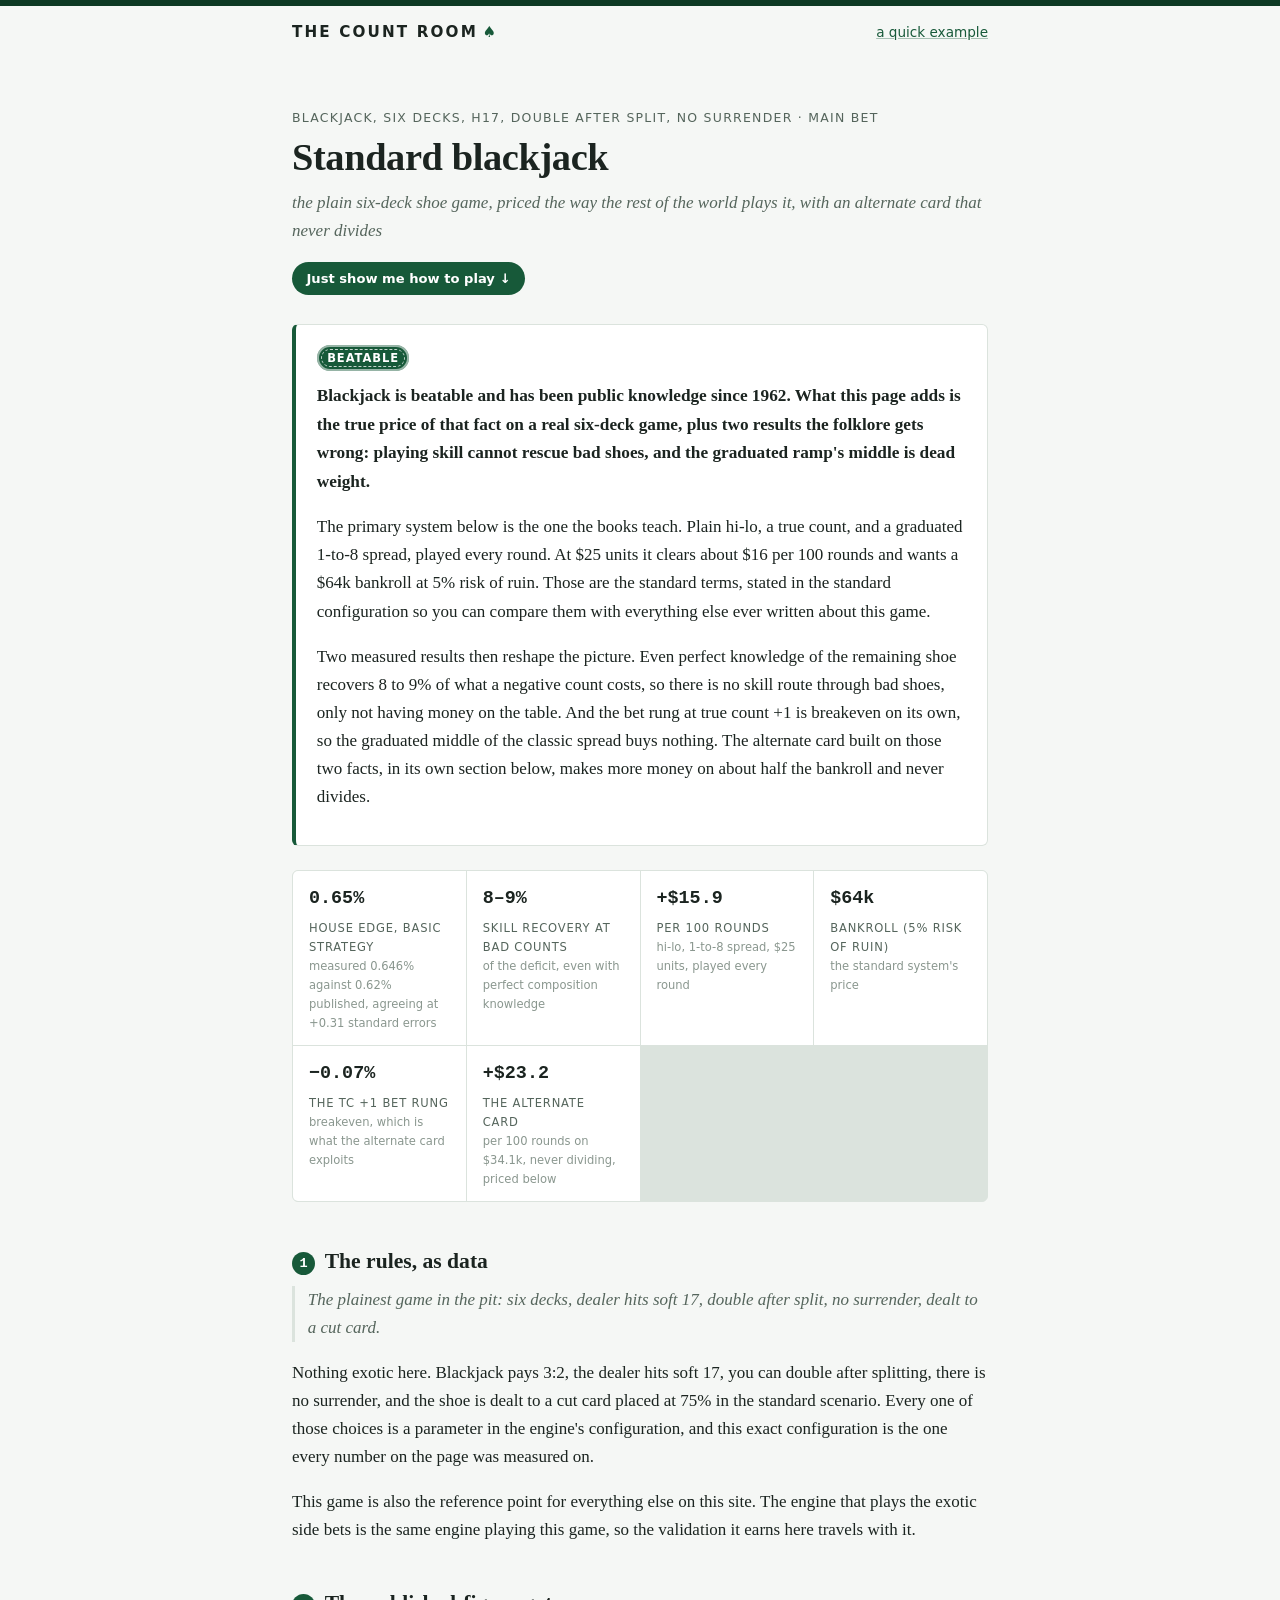
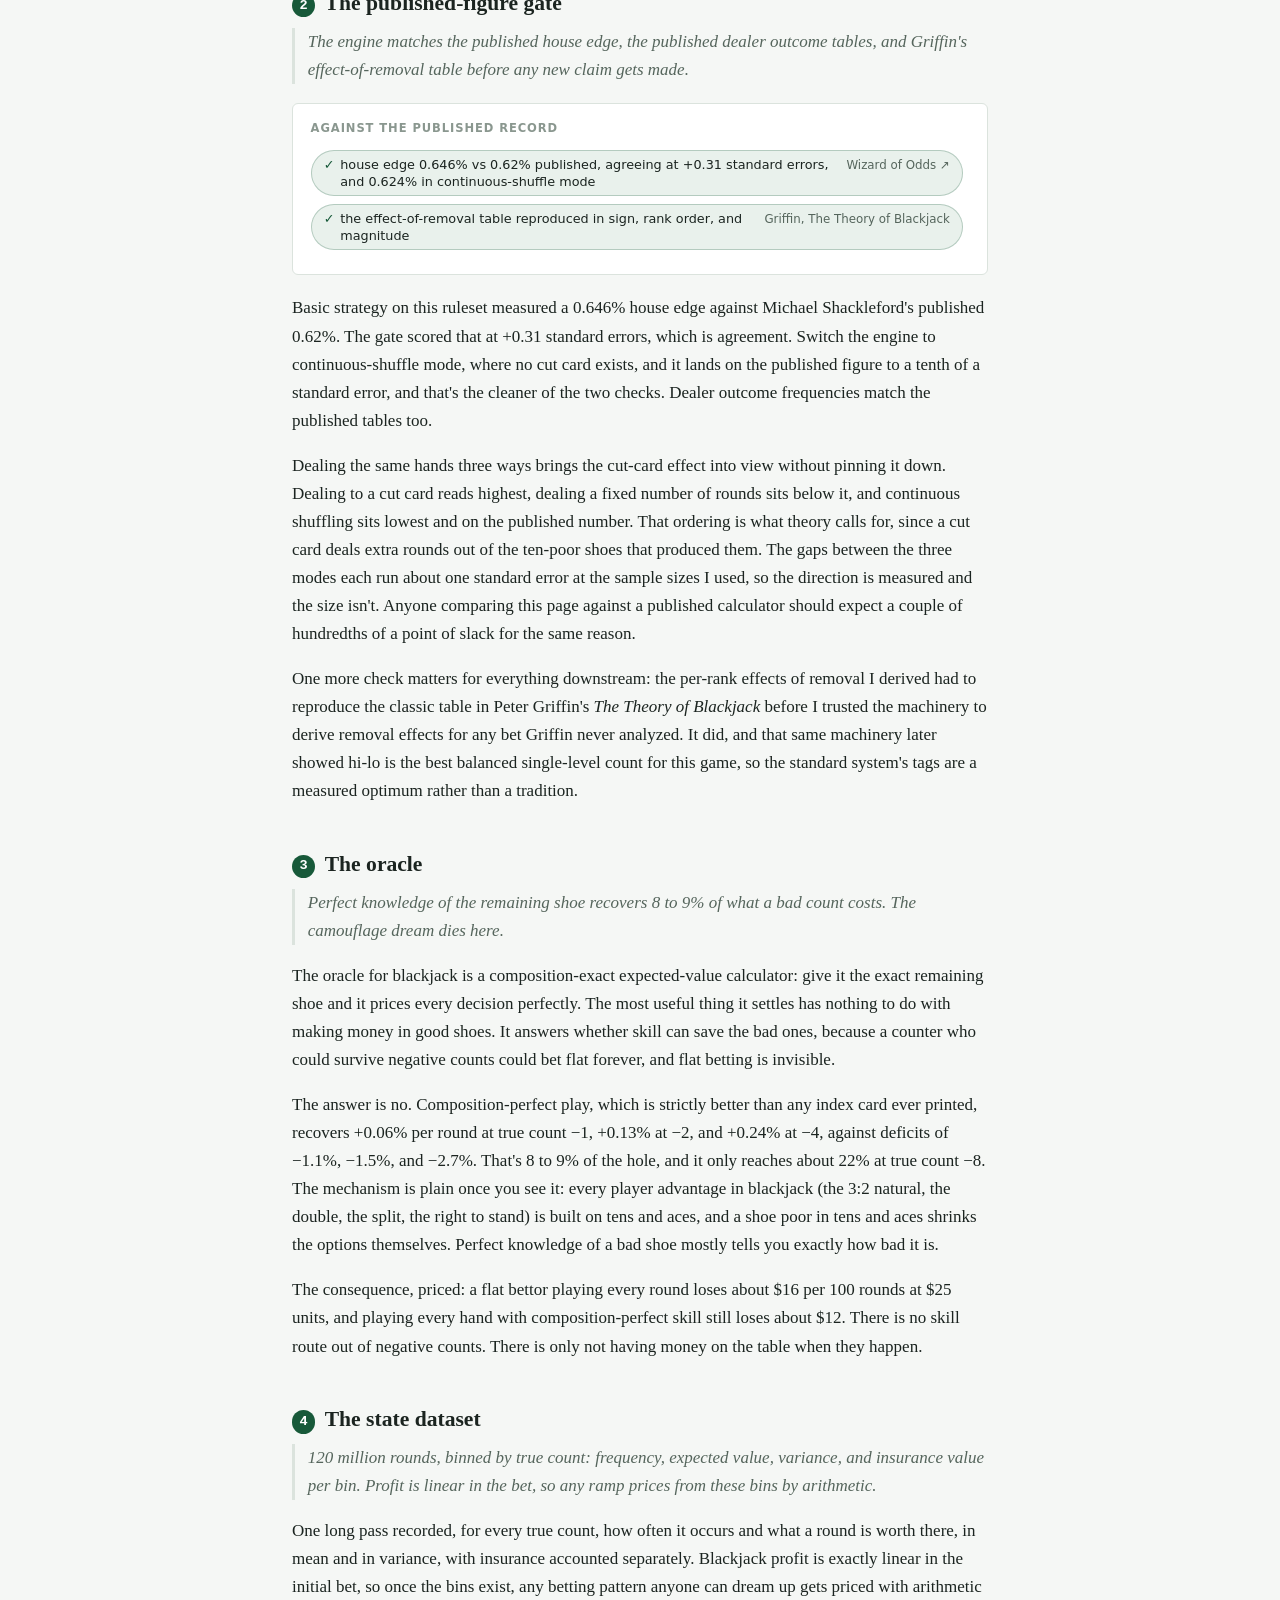
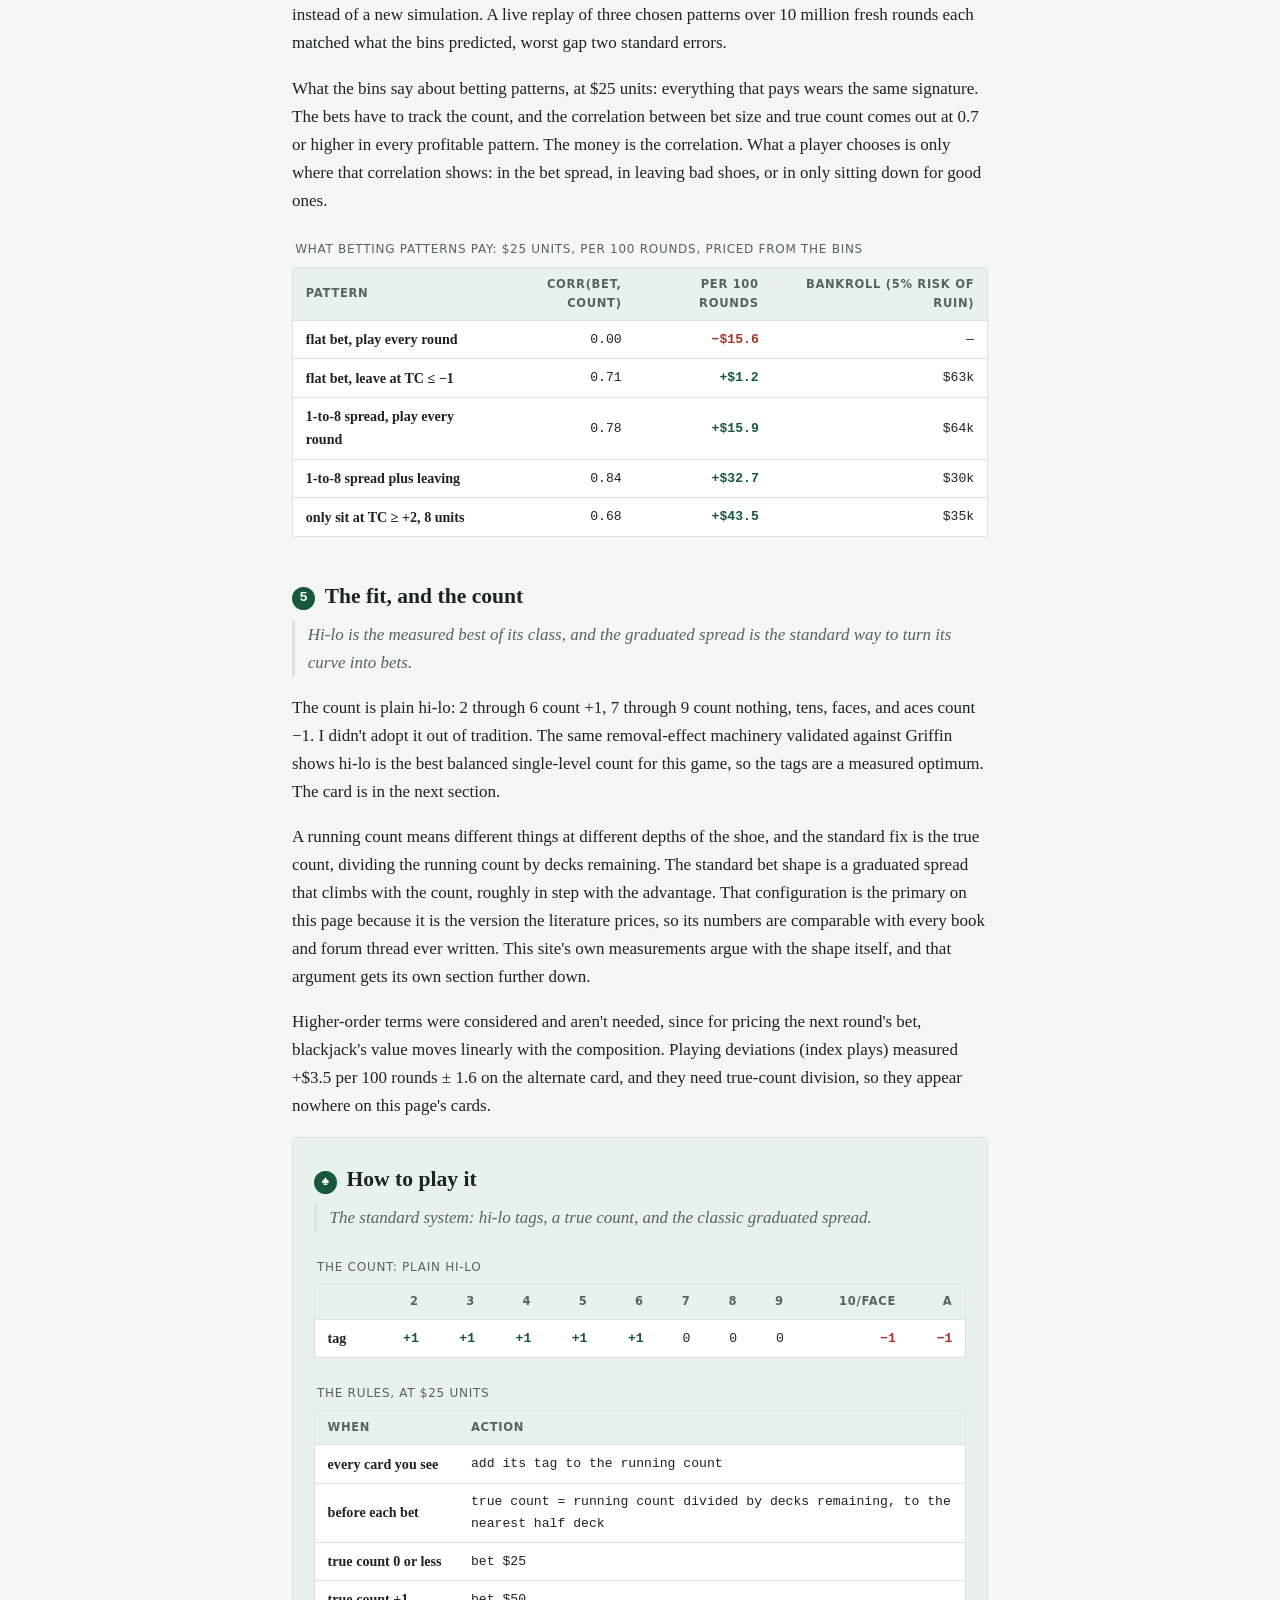
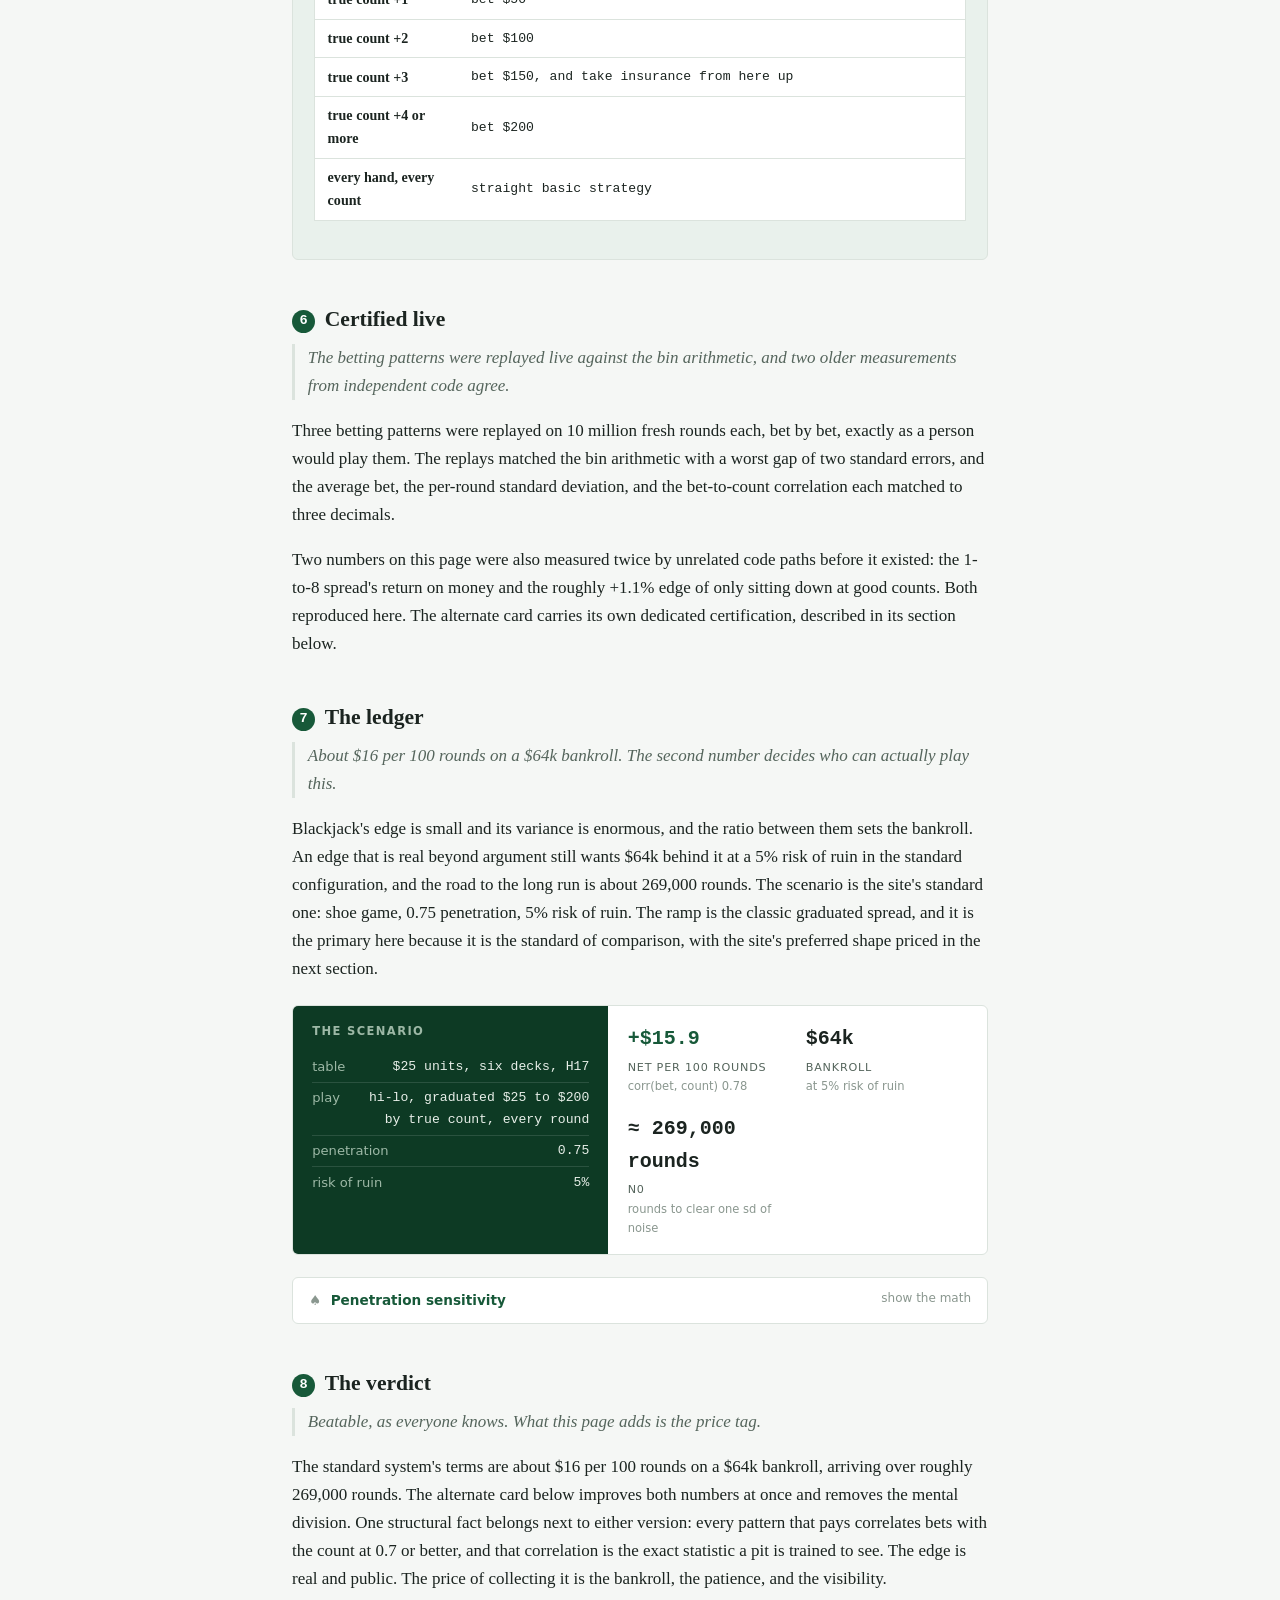
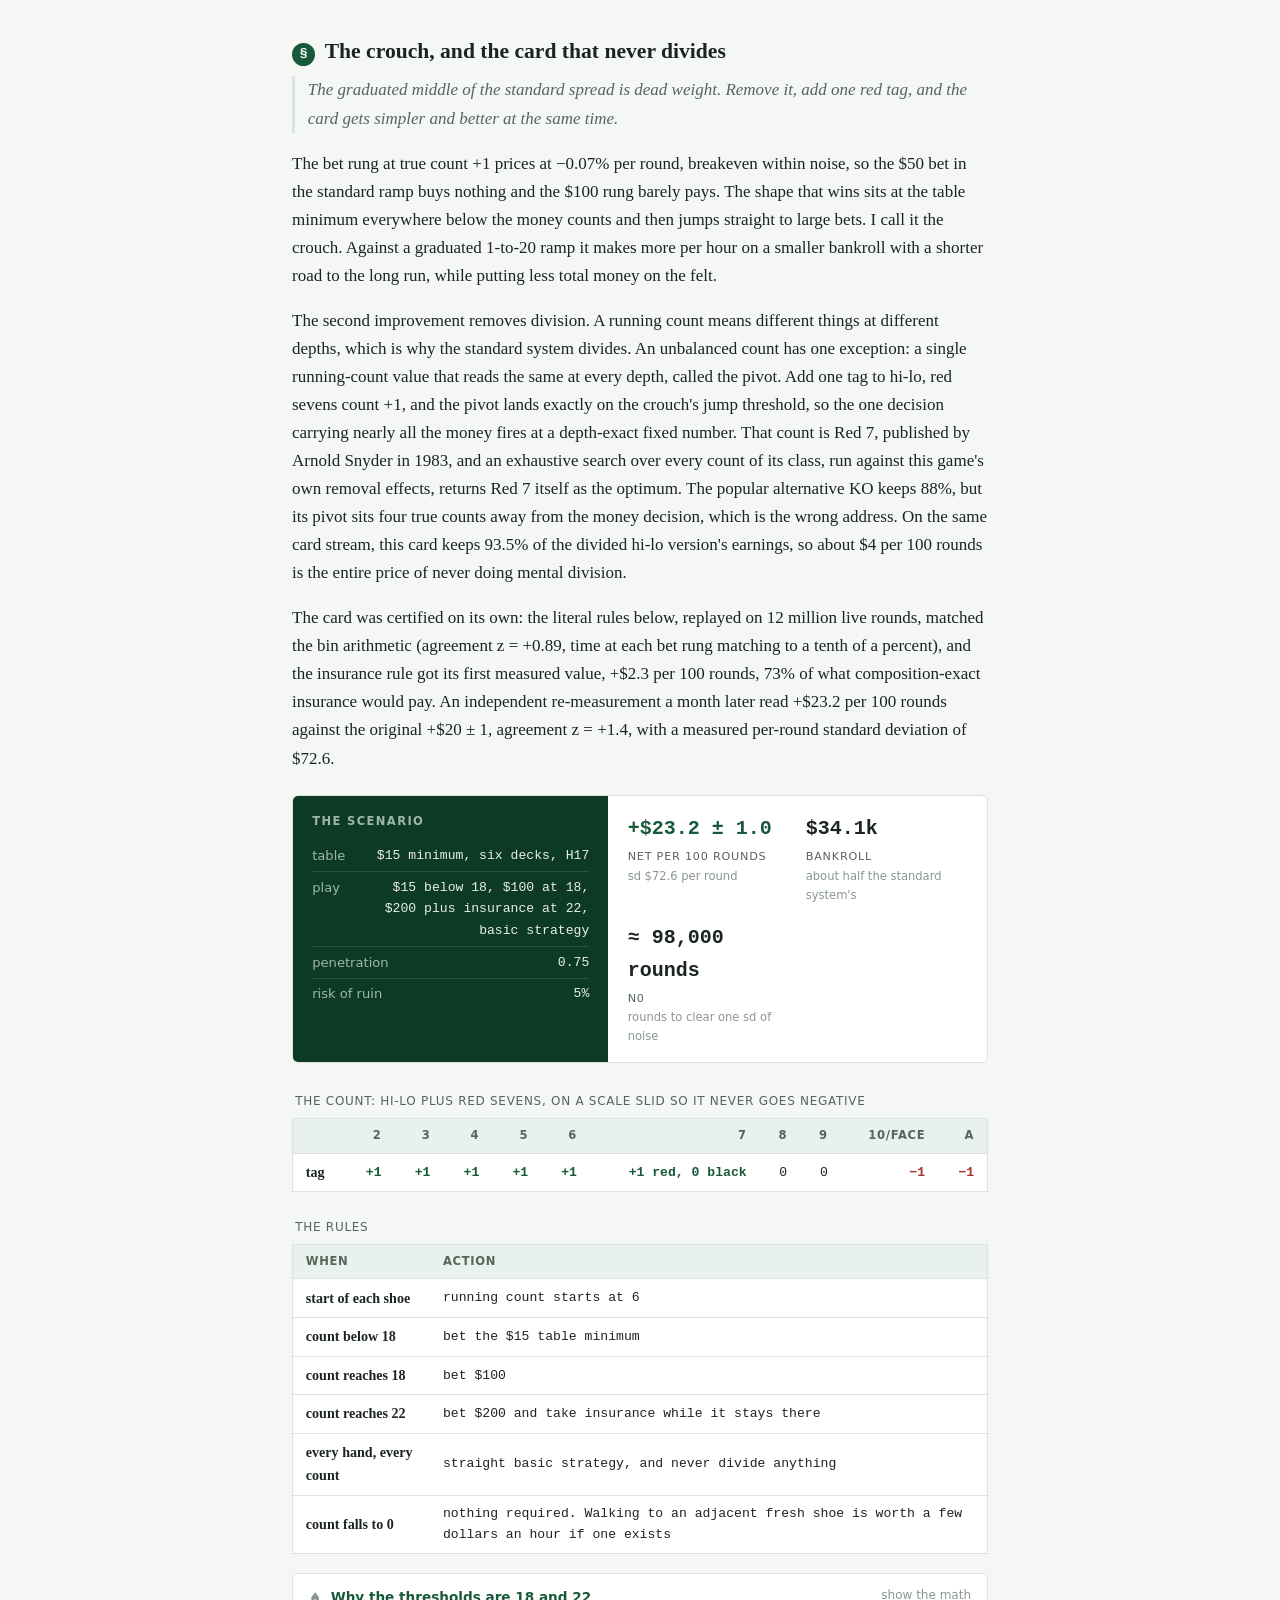
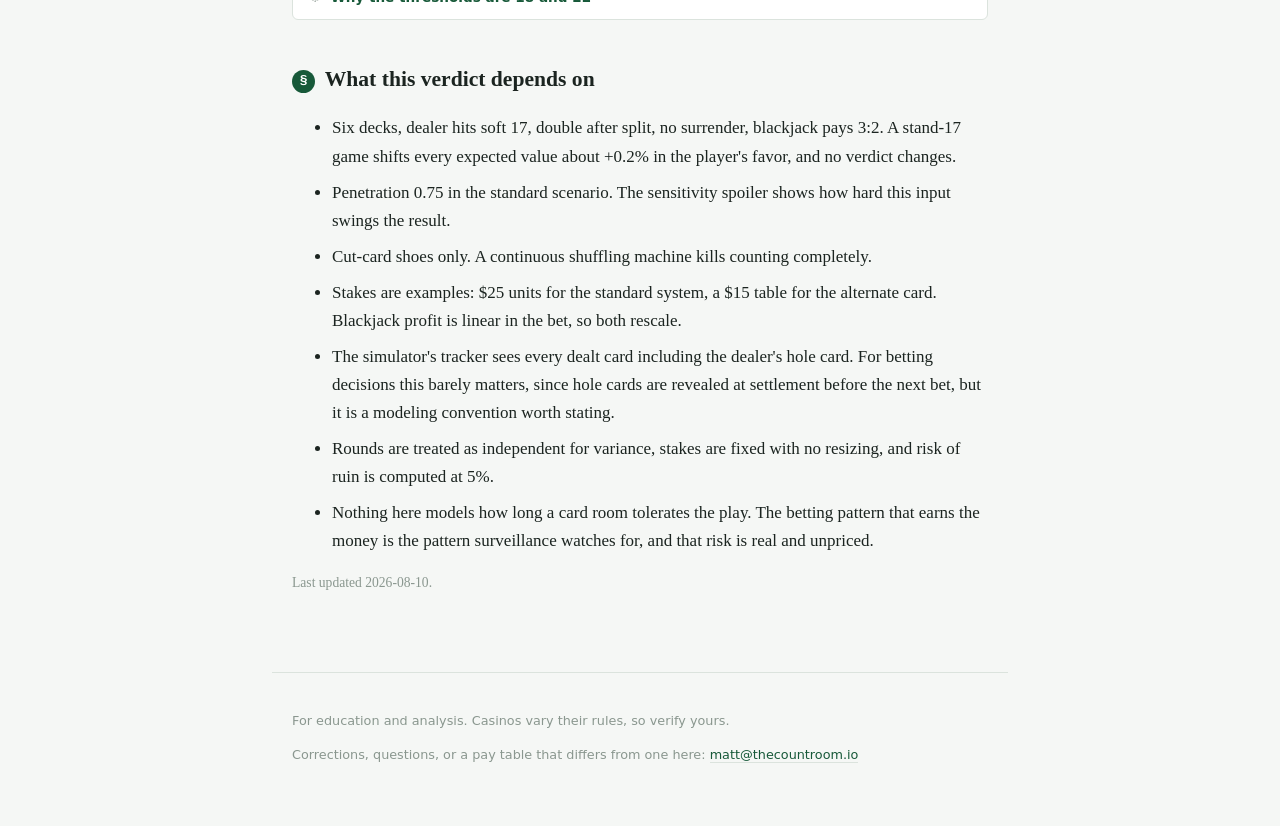
<file: bets/standard-blackjack.html>
<!doctype html>
<html lang="en">
<head>
<meta charset="utf-8">
<meta name="viewport" content="width=device-width, initial-scale=1">
<title>Standard blackjack · The Count Room</title>
<link rel="stylesheet" href="../style.css">
</head>
<body>
<nav class="top">
  <a class="brand" href="../index.html">The Count Room<span class="suit">&spades;</span></a>
  <span class="links"><a href="../toy.html">a quick example</a></span>
</nav>
<main>

<header class="bet-head">
  <p class="kicker">Blackjack, six decks, H17, double after split, no surrender · main bet</p>
  <h1>Standard blackjack</h1>
  <p class="subtitle">the plain six-deck shoe game, priced the way the rest of the world plays it, with an alternate card that never divides</p>
  <p class="skip-link"><a href="#how-to-play">Just show me how to play &darr;</a></p>
  <div class="verdict verdict-beatable">
    <span class="chip chip-beatable">beatable</span>
    <p class="verdict-headline">Blackjack is beatable and has been public knowledge since 1962. What this page adds is the true price of that fact on a real six-deck game, plus two results the folklore gets wrong: playing skill cannot rescue bad shoes, and the graduated ramp's middle is dead weight.</p>
    <p>The primary system below is the one the books teach. Plain hi-lo, a true count, and a graduated 1-to-8 spread, played every round. At $25 units it clears about $16 per 100 rounds and wants a $64k bankroll at 5% risk of ruin. Those are the standard terms, stated in the standard configuration so you can compare them with everything else ever written about this game.</p><p>Two measured results then reshape the picture. Even perfect knowledge of the remaining shoe recovers 8 to 9% of what a negative count costs, so there is no skill route through bad shoes, only not having money on the table. And the bet rung at true count +1 is breakeven on its own, so the graduated middle of the classic spread buys nothing. The alternate card built on those two facts, in its own section below, makes more money on about half the bankroll and never divides.</p>
  </div>
  <div class="stats"><div class="stat"><div class="stat-value">0.65%</div><div class="stat-label">house edge, basic strategy</div><div class="stat-detail">measured 0.646% against 0.62% published, agreeing at +0.31 standard errors</div></div><div class="stat"><div class="stat-value">8–9%</div><div class="stat-label">skill recovery at bad counts</div><div class="stat-detail">of the deficit, even with perfect composition knowledge</div></div><div class="stat"><div class="stat-value">+$15.9</div><div class="stat-label">per 100 rounds</div><div class="stat-detail">hi-lo, 1-to-8 spread, $25 units, played every round</div></div><div class="stat"><div class="stat-value">$64k</div><div class="stat-label">bankroll (5% risk of ruin)</div><div class="stat-detail">the standard system's price</div></div><div class="stat"><div class="stat-value">−0.07%</div><div class="stat-label">the TC +1 bet rung</div><div class="stat-detail">breakeven, which is what the alternate card exploits</div></div><div class="stat"><div class="stat-value">+$23.2</div><div class="stat-label">the alternate card</div><div class="stat-detail">per 100 rounds on $34.1k, never dividing, priced below</div></div></div>
</header>
<section class="step" id="rules"><h2><span class="step-n">1</span>The rules, as data</h2><p class="headline">The plainest game in the pit: six decks, dealer hits soft 17, double after split, no surrender, dealt to a cut card.</p><p>Nothing exotic here. Blackjack pays 3:2, the dealer hits soft 17, you can double after splitting, there is no surrender, and the shoe is dealt to a cut card placed at 75% in the standard scenario. Every one of those choices is a parameter in the engine's configuration, and this exact configuration is the one every number on the page was measured on.</p><p>This game is also the reference point for everything else on this site. The engine that plays the exotic side bets is the same engine playing this game, so the validation it earns here travels with it.</p></section><section class="step" id="gate"><h2><span class="step-n">2</span>The published-figure gate</h2><p class="headline">The engine matches the published house edge, the published dealer outcome tables, and Griffin's effect-of-removal table before any new claim gets made.</p><div class="pills"><h4>against the published record</h4><a class="pill" href="https://wizardofodds.com/games/blackjack/calculator/" target="_blank" rel="noopener"><span class="pill-mark">&check;</span><span class="pill-label">house edge 0.646% vs 0.62% published, agreeing at +0.31 standard errors, and 0.624% in continuous-shuffle mode</span><span class="pill-src">Wizard of Odds</span></a><span class="pill"><span class="pill-mark">&check;</span><span class="pill-label">the effect-of-removal table reproduced in sign, rank order, and magnitude</span><span class="pill-src">Griffin, The Theory of Blackjack</span></span></div><p>Basic strategy on this ruleset measured a 0.646% house edge against Michael Shackleford's published 0.62%. The gate scored that at +0.31 standard errors, which is agreement. Switch the engine to continuous-shuffle mode, where no cut card exists, and it lands on the published figure to a tenth of a standard error, and that's the cleaner of the two checks. Dealer outcome frequencies match the published tables too.</p><p>Dealing the same hands three ways brings the cut-card effect into view without pinning it down. Dealing to a cut card reads highest, dealing a fixed number of rounds sits below it, and continuous shuffling sits lowest and on the published number. That ordering is what theory calls for, since a cut card deals extra rounds out of the ten-poor shoes that produced them. The gaps between the three modes each run about one standard error at the sample sizes I used, so the direction is measured and the size isn't. Anyone comparing this page against a published calculator should expect a couple of hundredths of a point of slack for the same reason.</p><p>One more check matters for everything downstream: the per-rank effects of removal I derived had to reproduce the classic table in Peter Griffin's <em>The Theory of Blackjack</em> before I trusted the machinery to derive removal effects for any bet Griffin never analyzed. It did, and that same machinery later showed hi-lo is the best balanced single-level count for this game, so the standard system's tags are a measured optimum rather than a tradition.</p></section><section class="step" id="oracle"><h2><span class="step-n">3</span>The oracle</h2><p class="headline">Perfect knowledge of the remaining shoe recovers 8 to 9% of what a bad count costs. The camouflage dream dies here.</p><p>The oracle for blackjack is a composition-exact expected-value calculator: give it the exact remaining shoe and it prices every decision perfectly. The most useful thing it settles has nothing to do with making money in good shoes. It answers whether skill can save the bad ones, because a counter who could survive negative counts could bet flat forever, and flat betting is invisible.</p><p>The answer is no. Composition-perfect play, which is strictly better than any index card ever printed, recovers +0.06% per round at true count −1, +0.13% at −2, and +0.24% at −4, against deficits of −1.1%, −1.5%, and −2.7%. That's 8 to 9% of the hole, and it only reaches about 22% at true count −8. The mechanism is plain once you see it: every player advantage in blackjack (the 3:2 natural, the double, the split, the right to stand) is built on tens and aces, and a shoe poor in tens and aces shrinks the options themselves. Perfect knowledge of a bad shoe mostly tells you exactly how bad it is.</p><p>The consequence, priced: a flat bettor playing every round loses about $16 per 100 rounds at $25 units, and playing every hand with composition-perfect skill still loses about $12. There is no skill route out of negative counts. There is only not having money on the table when they happen.</p></section><section class="step" id="dataset"><h2><span class="step-n">4</span>The state dataset</h2><p class="headline">120 million rounds, binned by true count: frequency, expected value, variance, and insurance value per bin. Profit is linear in the bet, so any ramp prices from these bins by arithmetic.</p><p>One long pass recorded, for every true count, how often it occurs and what a round is worth there, in mean and in variance, with insurance accounted separately. Blackjack profit is exactly linear in the initial bet, so once the bins exist, any betting pattern anyone can dream up gets priced with arithmetic instead of a new simulation. A live replay of three chosen patterns over 10 million fresh rounds each matched what the bins predicted, worst gap two standard errors.</p><p>What the bins say about betting patterns, at $25 units: everything that pays wears the same signature. The bets have to track the count, and the correlation between bet size and true count comes out at 0.7 or higher in every profitable pattern. The money is the correlation. What a player chooses is only where that correlation shows: in the bet spread, in leaving bad shoes, or in only sitting down for good ones.</p><div class="table-scroll"><table><caption>What betting patterns pay: $25 units, per 100 rounds, priced from the bins</caption><thead><tr><th class="al">pattern</th><th class="ar">corr(bet, count)</th><th class="ar">per 100 rounds</th><th class="ar">bankroll (5% risk of ruin)</th></tr></thead><tbody><tr><th class="al">flat bet, play every round</th><td class="ar">0.00</td><td class="ar neg">−$15.6</td><td class="ar">—</td></tr><tr><th class="al">flat bet, leave at TC ≤ −1</th><td class="ar">0.71</td><td class="ar pos">+$1.2</td><td class="ar">$63k</td></tr><tr><th class="al">1-to-8 spread, play every round</th><td class="ar">0.78</td><td class="ar pos">+$15.9</td><td class="ar">$64k</td></tr><tr><th class="al">1-to-8 spread plus leaving</th><td class="ar">0.84</td><td class="ar pos">+$32.7</td><td class="ar">$30k</td></tr><tr><th class="al">only sit at TC ≥ +2, 8 units</th><td class="ar">0.68</td><td class="ar pos">+$43.5</td><td class="ar">$35k</td></tr></tbody></table></div></section><section class="step" id="fit"><h2><span class="step-n">5</span>The fit, and the count</h2><p class="headline">Hi-lo is the measured best of its class, and the graduated spread is the standard way to turn its curve into bets.</p><p>The count is plain hi-lo: 2 through 6 count +1, 7 through 9 count nothing, tens, faces, and aces count −1. I didn't adopt it out of tradition. The same removal-effect machinery validated against Griffin shows hi-lo is the best balanced single-level count for this game, so the tags are a measured optimum. The card is in the next section.</p><p>A running count means different things at different depths of the shoe, and the standard fix is the true count, dividing the running count by decks remaining. The standard bet shape is a graduated spread that climbs with the count, roughly in step with the advantage. That configuration is the primary on this page because it is the version the literature prices, so its numbers are comparable with every book and forum thread ever written. This site's own measurements argue with the shape itself, and that argument gets its own section further down.</p><p>Higher-order terms were considered and aren't needed, since for pricing the next round's bet, blackjack's value moves linearly with the composition. Playing deviations (index plays) measured +$3.5 per 100 rounds ± 1.6 on the alternate card, and they need true-count division, so they appear nowhere on this page's cards.</p></section><section class="step how-to-play" id="how-to-play"><h2><span class="step-n">&spades;</span>How to play it</h2><p class="headline">The standard system: hi-lo tags, a true count, and the classic graduated spread.</p><div class="table-scroll"><table class="wide"><caption>The count: plain hi-lo</caption><thead><tr><th class="al"></th><th class="ar">2</th><th class="ar">3</th><th class="ar">4</th><th class="ar">5</th><th class="ar">6</th><th class="ar">7</th><th class="ar">8</th><th class="ar">9</th><th class="ar">10/face</th><th class="ar">A</th></tr></thead><tbody><tr><th class="al">tag</th><td class="ar pos">+1</td><td class="ar pos">+1</td><td class="ar pos">+1</td><td class="ar pos">+1</td><td class="ar pos">+1</td><td class="ar">0</td><td class="ar">0</td><td class="ar">0</td><td class="ar neg">−1</td><td class="ar neg">−1</td></tr></tbody></table></div><div class="table-scroll"><table><caption>The rules, at $25 units</caption><thead><tr><th class="al">when</th><th class="al">action</th></tr></thead><tbody><tr><th class="al">every card you see</th><td class="al">add its tag to the running count</td></tr><tr><th class="al">before each bet</th><td class="al">true count = running count divided by decks remaining, to the nearest half deck</td></tr><tr><th class="al">true count 0 or less</th><td class="al">bet $25</td></tr><tr><th class="al">true count +1</th><td class="al">bet $50</td></tr><tr><th class="al">true count +2</th><td class="al">bet $100</td></tr><tr><th class="al">true count +3</th><td class="al">bet $150, and take insurance from here up</td></tr><tr><th class="al">true count +4 or more</th><td class="al">bet $200</td></tr><tr><th class="al">every hand, every count</th><td class="al">straight basic strategy</td></tr></tbody></table></div></section><section class="step" id="certify"><h2><span class="step-n">6</span>Certified live</h2><p class="headline">The betting patterns were replayed live against the bin arithmetic, and two older measurements from independent code agree.</p><p>Three betting patterns were replayed on 10 million fresh rounds each, bet by bet, exactly as a person would play them. The replays matched the bin arithmetic with a worst gap of two standard errors, and the average bet, the per-round standard deviation, and the bet-to-count correlation each matched to three decimals.</p><p>Two numbers on this page were also measured twice by unrelated code paths before it existed: the 1-to-8 spread's return on money and the roughly +1.1% edge of only sitting down at good counts. Both reproduced here. The alternate card carries its own dedicated certification, described in its section below.</p></section><section class="step" id="ledger"><h2><span class="step-n">7</span>The ledger</h2><p class="headline">About $16 per 100 rounds on a $64k bankroll. The second number decides who can actually play this.</p><p>Blackjack's edge is small and its variance is enormous, and the ratio between them sets the bankroll. An edge that is real beyond argument still wants $64k behind it at a 5% risk of ruin in the standard configuration, and the road to the long run is about 269,000 rounds. The scenario is the site's standard one: shoe game, 0.75 penetration, 5% risk of ruin. The ramp is the classic graduated spread, and it is the primary here because it is the standard of comparison, with the site's preferred shape priced in the next section.</p><div class="scenario"><div class="sc-side"><h4>the scenario</h4><div class="sc-row"><span class="sc-label">table</span><span class="sc-value">$25 units, six decks, H17</span></div><div class="sc-row"><span class="sc-label">play</span><span class="sc-value">hi-lo, graduated $25 to $200 by true count, every round</span></div><div class="sc-row"><span class="sc-label">penetration</span><span class="sc-value">0.75</span></div><div class="sc-row"><span class="sc-label">risk of ruin</span><span class="sc-value">5%</span></div></div><div class="sc-results"><div class="sc-out"><div class="sc-out-value pos">+$15.9</div><div class="sc-out-label">net per 100 rounds</div><div class="sc-out-detail">corr(bet, count) 0.78</div></div><div class="sc-out"><div class="sc-out-value">$64k</div><div class="sc-out-label">bankroll</div><div class="sc-out-detail">at 5% risk of ruin</div></div><div class="sc-out"><div class="sc-out-value">≈ 269,000 rounds</div><div class="sc-out-label">N0</div><div class="sc-out-detail">rounds to clear one sd of noise</div></div></div></div><details class="math"><summary>Penetration sensitivity</summary><div class="math-body"><p>Penetration moves this result more than every other input combined. Measured on the hi-lo version of the site's alternate shape, one row of cut-card depth swings the take from about $28 per 100 rounds at 0.70 penetration to $34 at 0.75 and $46 at 0.80, with the bankroll falling as the take rises. The direction and rough magnitude carry to any pattern, because the deep end of the shoe is where counts diverge from neutral. Before anything else about a table matters, this one number decides whether the game is worth sitting at.</p></div></details></section><section class="step" id="verdict"><h2><span class="step-n">8</span>The verdict</h2><p class="headline">Beatable, as everyone knows. What this page adds is the price tag.</p><p>The standard system's terms are about $16 per 100 rounds on a $64k bankroll, arriving over roughly 269,000 rounds. The alternate card below improves both numbers at once and removes the mental division. One structural fact belongs next to either version: every pattern that pays correlates bets with the count at 0.7 or better, and that correlation is the exact statistic a pit is trained to see. The edge is real and public. The price of collecting it is the bankroll, the patience, and the visibility.</p></section>
<section class="step" id="crouch"><h2><span class="step-n">&sect;</span>The crouch, and the card that never divides</h2><p class="headline">The graduated middle of the standard spread is dead weight. Remove it, add one red tag, and the card gets simpler and better at the same time.</p><p>The bet rung at true count +1 prices at −0.07% per round, breakeven within noise, so the $50 bet in the standard ramp buys nothing and the $100 rung barely pays. The shape that wins sits at the table minimum everywhere below the money counts and then jumps straight to large bets. I call it the crouch. Against a graduated 1-to-20 ramp it makes more per hour on a smaller bankroll with a shorter road to the long run, while putting less total money on the felt.</p><p>The second improvement removes division. A running count means different things at different depths, which is why the standard system divides. An unbalanced count has one exception: a single running-count value that reads the same at every depth, called the pivot. Add one tag to hi-lo, red sevens count +1, and the pivot lands exactly on the crouch's jump threshold, so the one decision carrying nearly all the money fires at a depth-exact fixed number. That count is Red 7, published by Arnold Snyder in 1983, and an exhaustive search over every count of its class, run against this game's own removal effects, returns Red 7 itself as the optimum. The popular alternative KO keeps 88%, but its pivot sits four true counts away from the money decision, which is the wrong address. On the same card stream, this card keeps 93.5% of the divided hi-lo version's earnings, so about $4 per 100 rounds is the entire price of never doing mental division.</p><p>The card was certified on its own: the literal rules below, replayed on 12 million live rounds, matched the bin arithmetic (agreement z = +0.89, time at each bet rung matching to a tenth of a percent), and the insurance rule got its first measured value, +$2.3 per 100 rounds, 73% of what composition-exact insurance would pay. An independent re-measurement a month later read +$23.2 per 100 rounds against the original +$20 ± 1, agreement z = +1.4, with a measured per-round standard deviation of $72.6.</p><div class="scenario"><div class="sc-side"><h4>the scenario</h4><div class="sc-row"><span class="sc-label">table</span><span class="sc-value">$15 minimum, six decks, H17</span></div><div class="sc-row"><span class="sc-label">play</span><span class="sc-value">$15 below 18, $100 at 18, $200 plus insurance at 22, basic strategy</span></div><div class="sc-row"><span class="sc-label">penetration</span><span class="sc-value">0.75</span></div><div class="sc-row"><span class="sc-label">risk of ruin</span><span class="sc-value">5%</span></div></div><div class="sc-results"><div class="sc-out"><div class="sc-out-value pos">+$23.2 ± 1.0</div><div class="sc-out-label">net per 100 rounds</div><div class="sc-out-detail">sd $72.6 per round</div></div><div class="sc-out"><div class="sc-out-value">$34.1k</div><div class="sc-out-label">bankroll</div><div class="sc-out-detail">about half the standard system's</div></div><div class="sc-out"><div class="sc-out-value">≈ 98,000 rounds</div><div class="sc-out-label">N0</div><div class="sc-out-detail">rounds to clear one sd of noise</div></div></div></div><div class="table-scroll"><table class="wide"><caption>The count: hi-lo plus red sevens, on a scale slid so it never goes negative</caption><thead><tr><th class="al"></th><th class="ar">2</th><th class="ar">3</th><th class="ar">4</th><th class="ar">5</th><th class="ar">6</th><th class="ar">7</th><th class="ar">8</th><th class="ar">9</th><th class="ar">10/face</th><th class="ar">A</th></tr></thead><tbody><tr><th class="al">tag</th><td class="ar pos">+1</td><td class="ar pos">+1</td><td class="ar pos">+1</td><td class="ar pos">+1</td><td class="ar pos">+1</td><td class="ar pos">+1 red, 0 black</td><td class="ar">0</td><td class="ar">0</td><td class="ar neg">−1</td><td class="ar neg">−1</td></tr></tbody></table></div><div class="table-scroll"><table><caption>The rules</caption><thead><tr><th class="al">when</th><th class="al">action</th></tr></thead><tbody><tr><th class="al">start of each shoe</th><td class="al">running count starts at 6</td></tr><tr><th class="al">count below 18</th><td class="al">bet the $15 table minimum</td></tr><tr><th class="al">count reaches 18</th><td class="al">bet $100</td></tr><tr><th class="al">count reaches 22</th><td class="al">bet $200 and take insurance while it stays there</td></tr><tr><th class="al">every hand, every count</th><td class="al">straight basic strategy, and never divide anything</td></tr><tr><th class="al">count falls to 0</th><td class="al">nothing required. Walking to an adjacent fresh shoe is worth a few dollars an hour if one exists</td></tr></tbody></table></div><details class="math"><summary>Why the thresholds are 18 and 22</summary><div class="math-body"><p>The slid scale is cosmetic: start at 6 instead of −12 and every threshold moves up by 18, so no number on the card is ever negative. The jump threshold, 18, is the pivot, equal to true count +2 at every depth of the shoe, and that is the whole trick, since the bet that carries nearly all the money fires at a depth-exact number. The 22 threshold doubles as the insurance line because 74% of the insurance value on this shape arrives while the top bet is out. Nothing here is knife-edge, since moving a threshold by a point costs a few percent.</p></div></details></section>
<section class="step" id="conditions">
  <h2><span class="step-n">&sect;</span>What this verdict depends on</h2>
  <ul class="conditions"><li>Six decks, dealer hits soft 17, double after split, no surrender, blackjack pays 3:2. A stand-17 game shifts every expected value about +0.2% in the player's favor, and no verdict changes.</li><li>Penetration 0.75 in the standard scenario. The sensitivity spoiler shows how hard this input swings the result.</li><li>Cut-card shoes only. A continuous shuffling machine kills counting completely.</li><li>Stakes are examples: $25 units for the standard system, a $15 table for the alternate card. Blackjack profit is linear in the bet, so both rescale.</li><li>The simulator's tracker sees every dealt card including the dealer's hole card. For betting decisions this barely matters, since hole cards are revealed at settlement before the next bet, but it is a modeling convention worth stating.</li><li>Rounds are treated as independent for variance, stakes are fixed with no resizing, and risk of ruin is computed at 5%.</li><li>Nothing here models how long a card room tolerates the play. The betting pattern that earns the money is the pattern surveillance watches for, and that risk is real and unpriced.</li></ul>
  <p class="updated">Last updated 2026-08-10.</p>
</section>

</main>
<footer>
  <p>For education and analysis. Casinos vary their rules, so verify yours.</p>
  <p>Corrections, questions, or a pay table that differs from one here:
     <a href="mailto:matt@thecountroom.io">matt@thecountroom.io</a></p>
</footer>
</body>
</html>
</file>
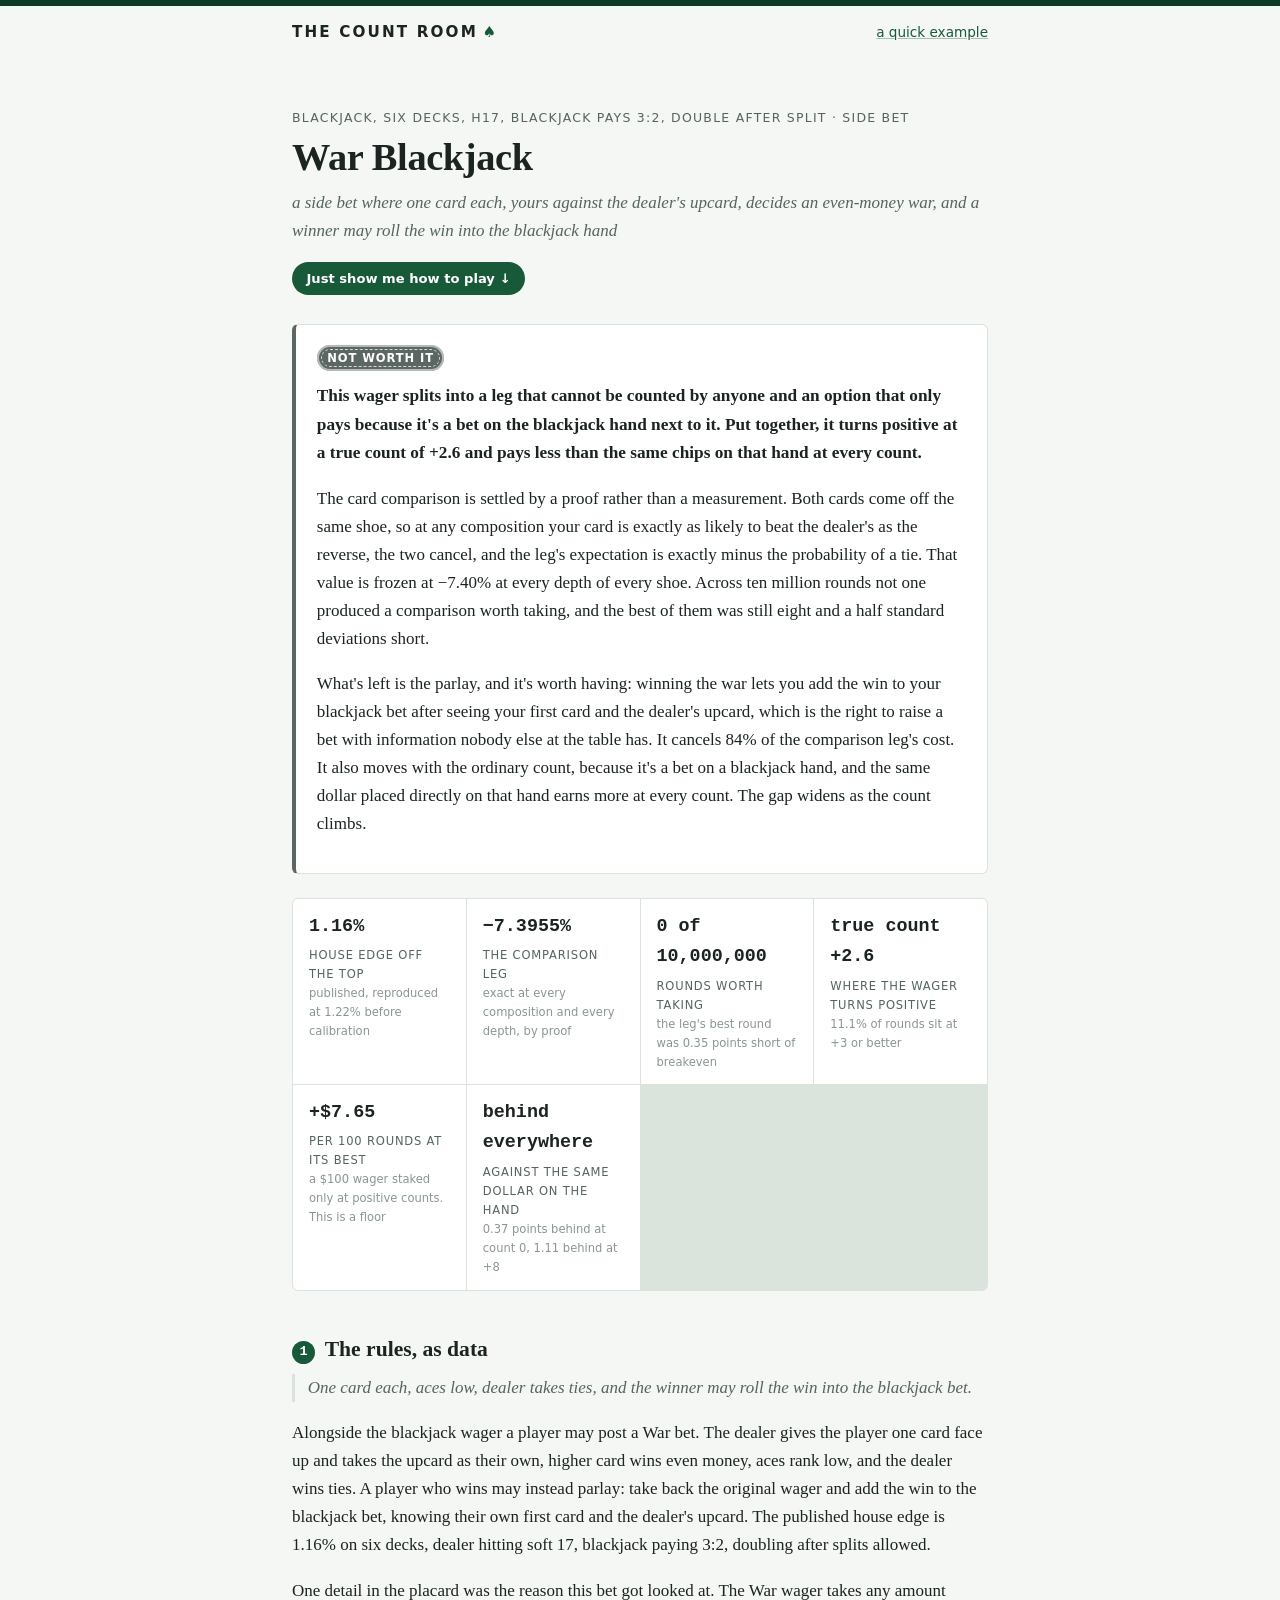
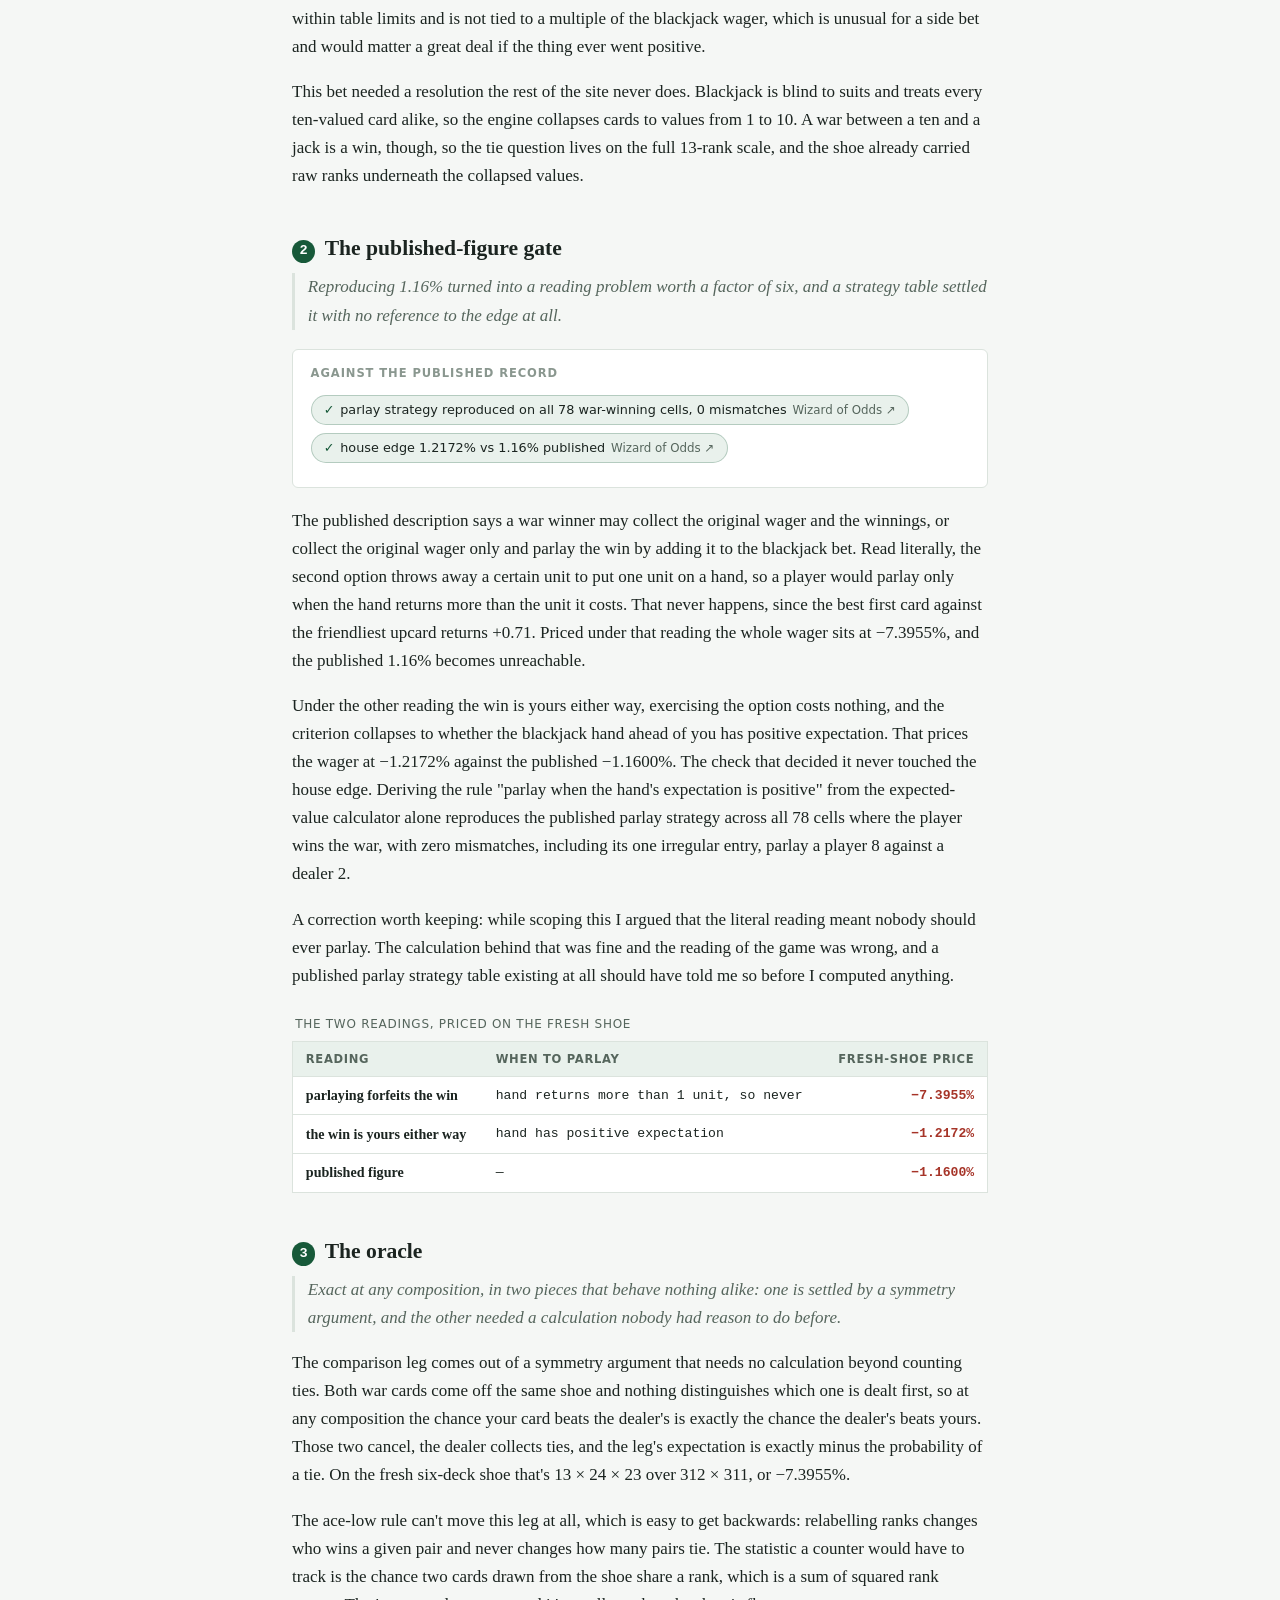
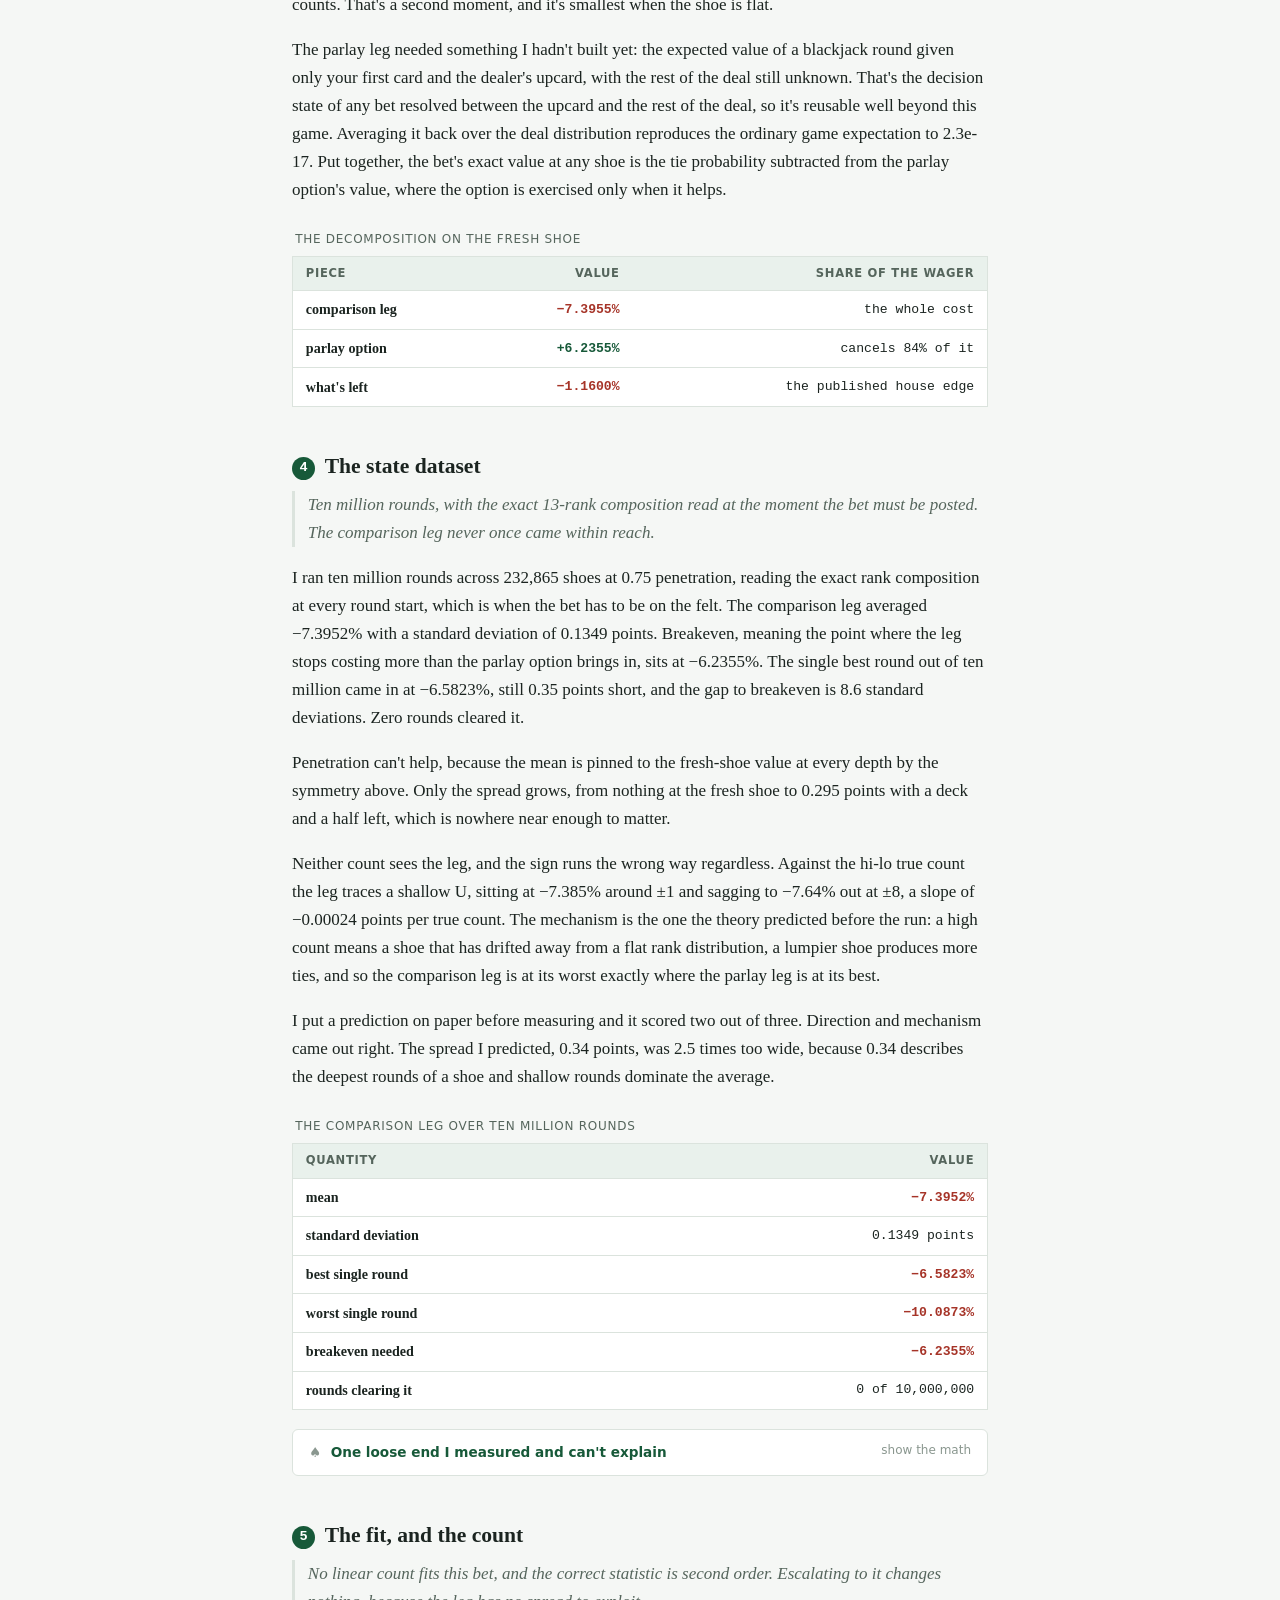
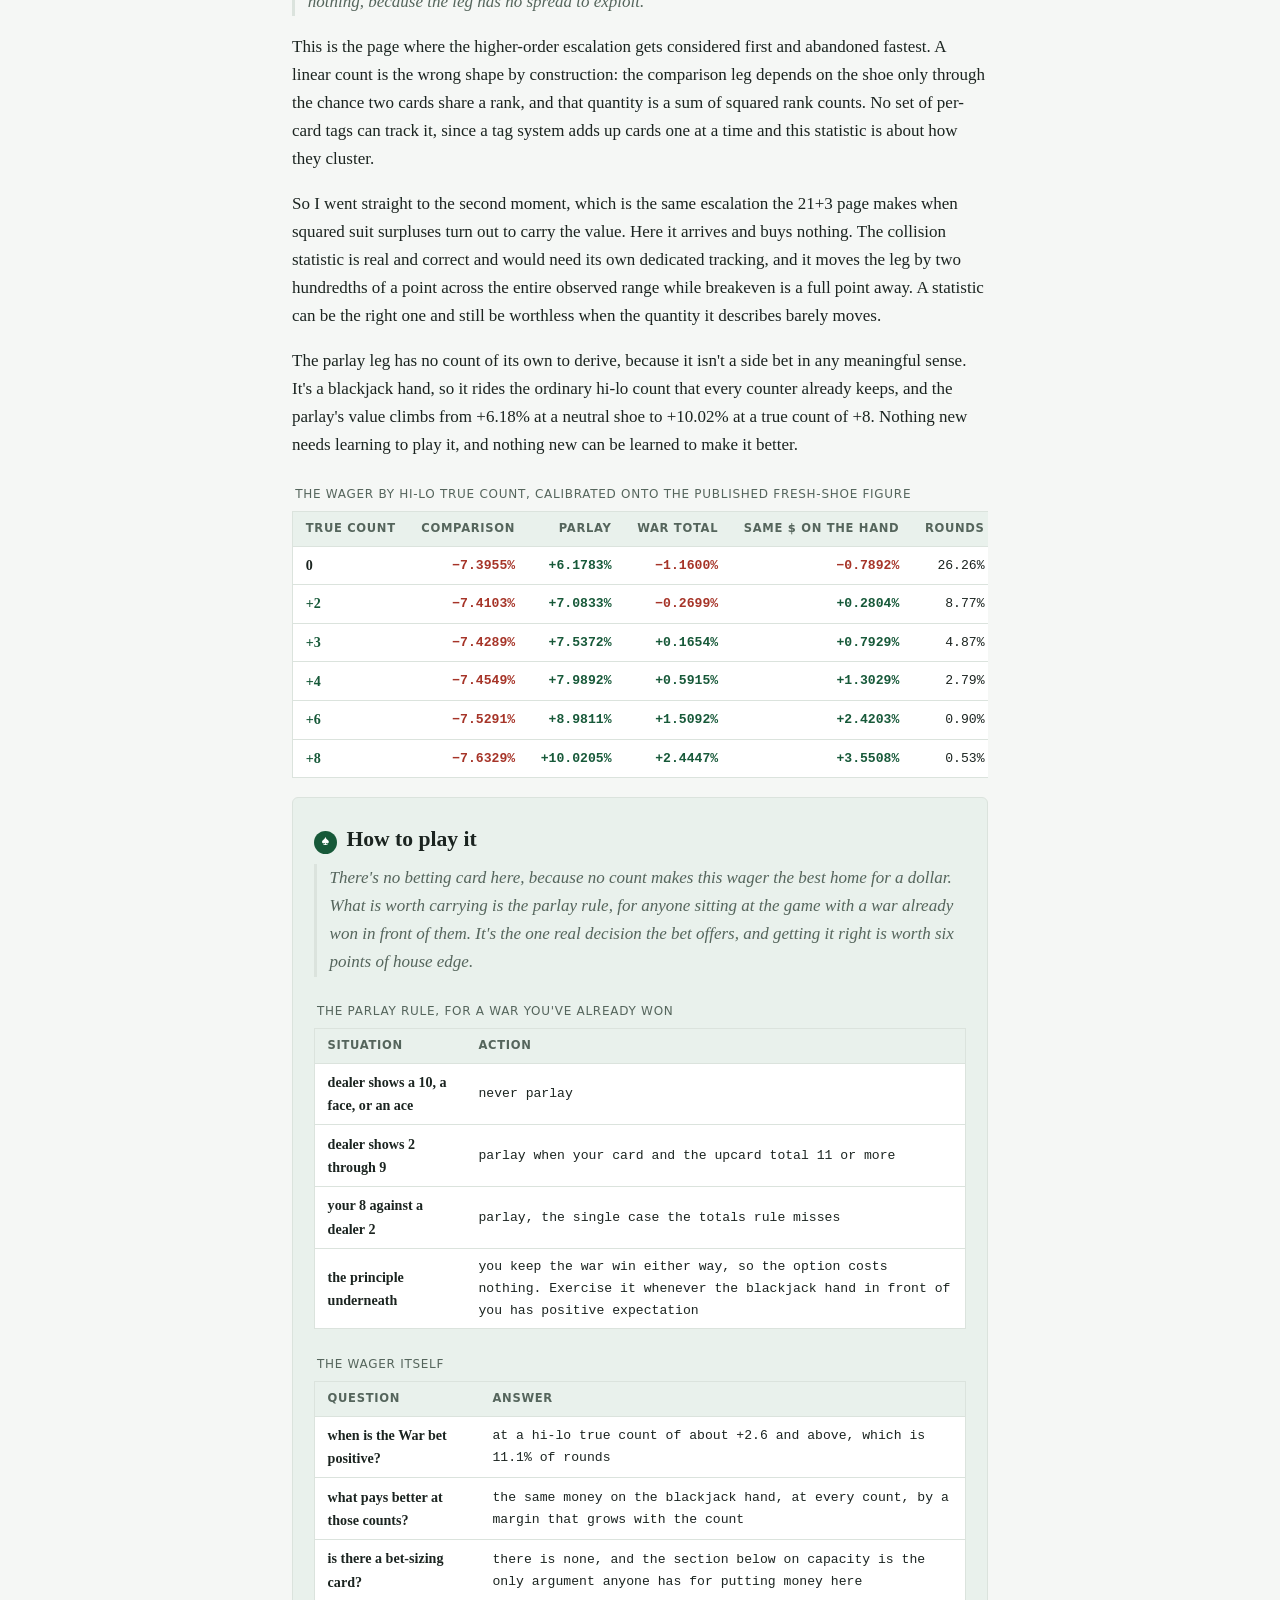
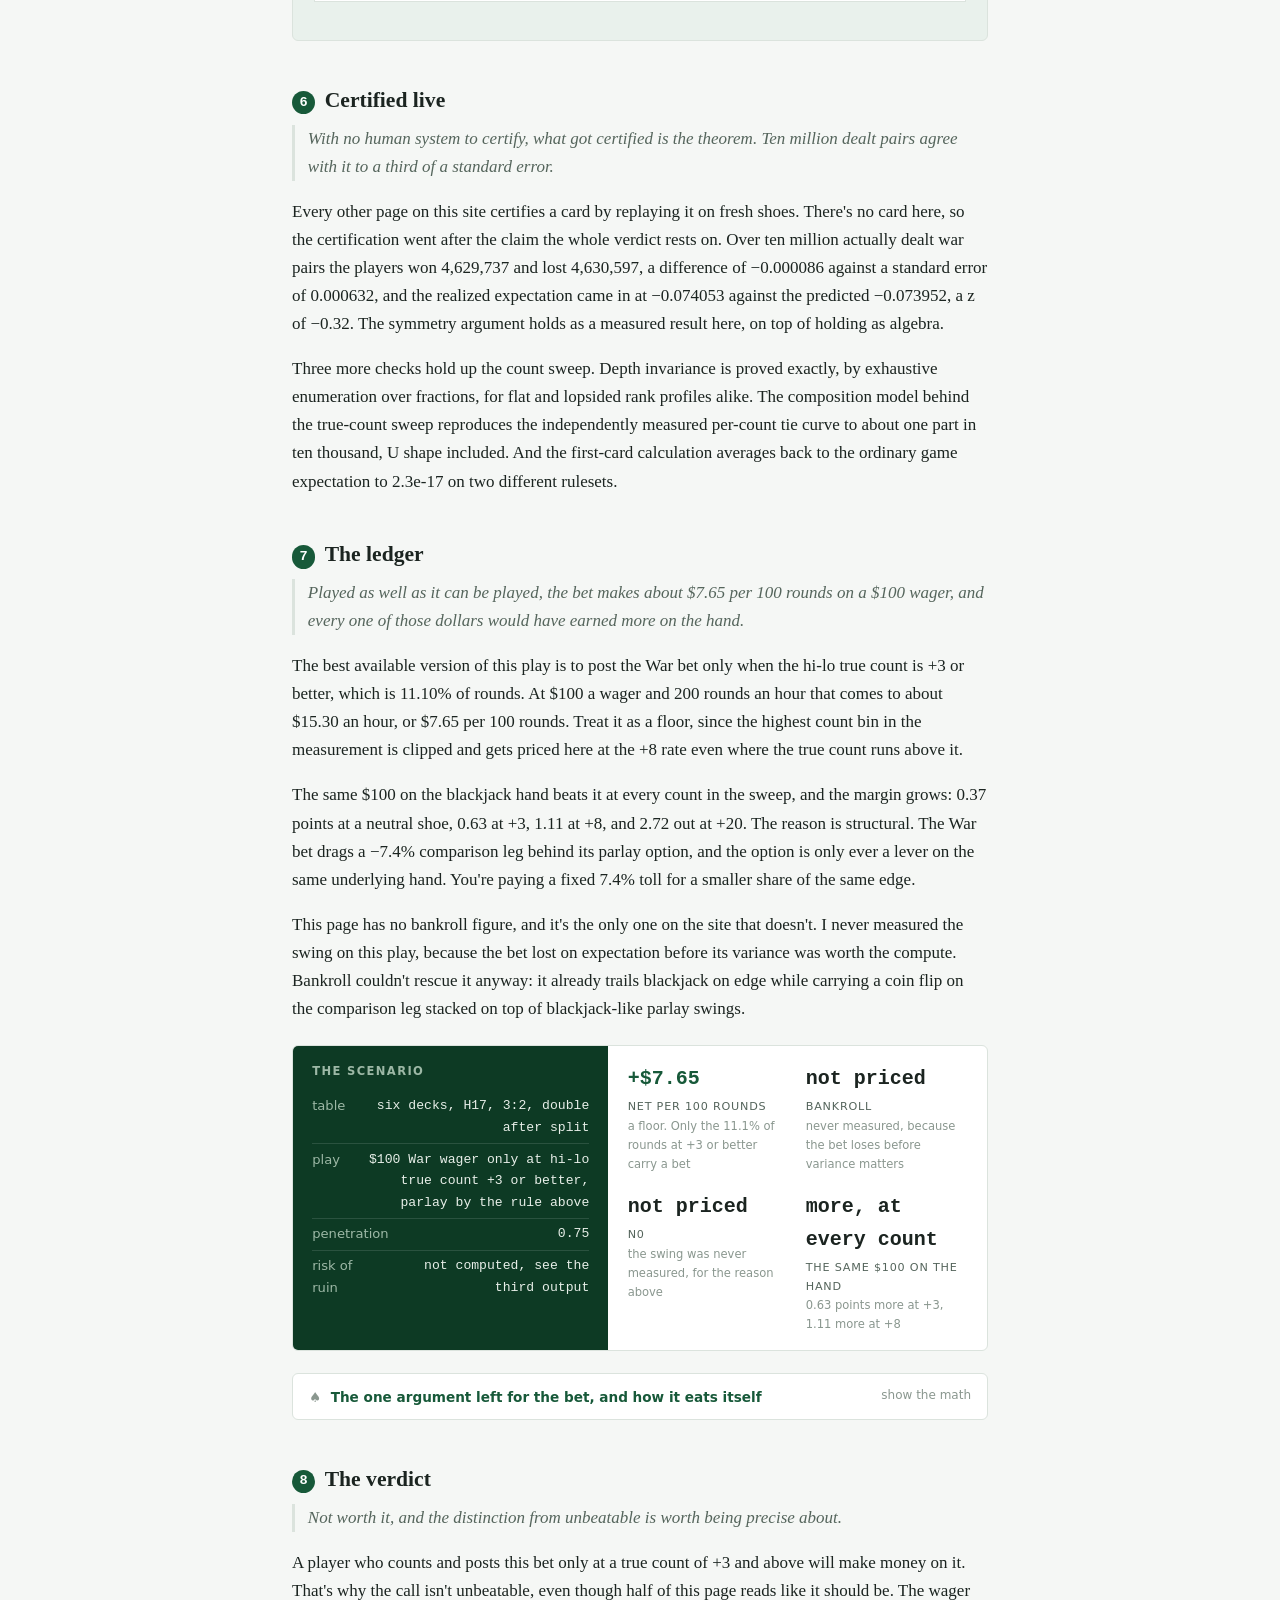
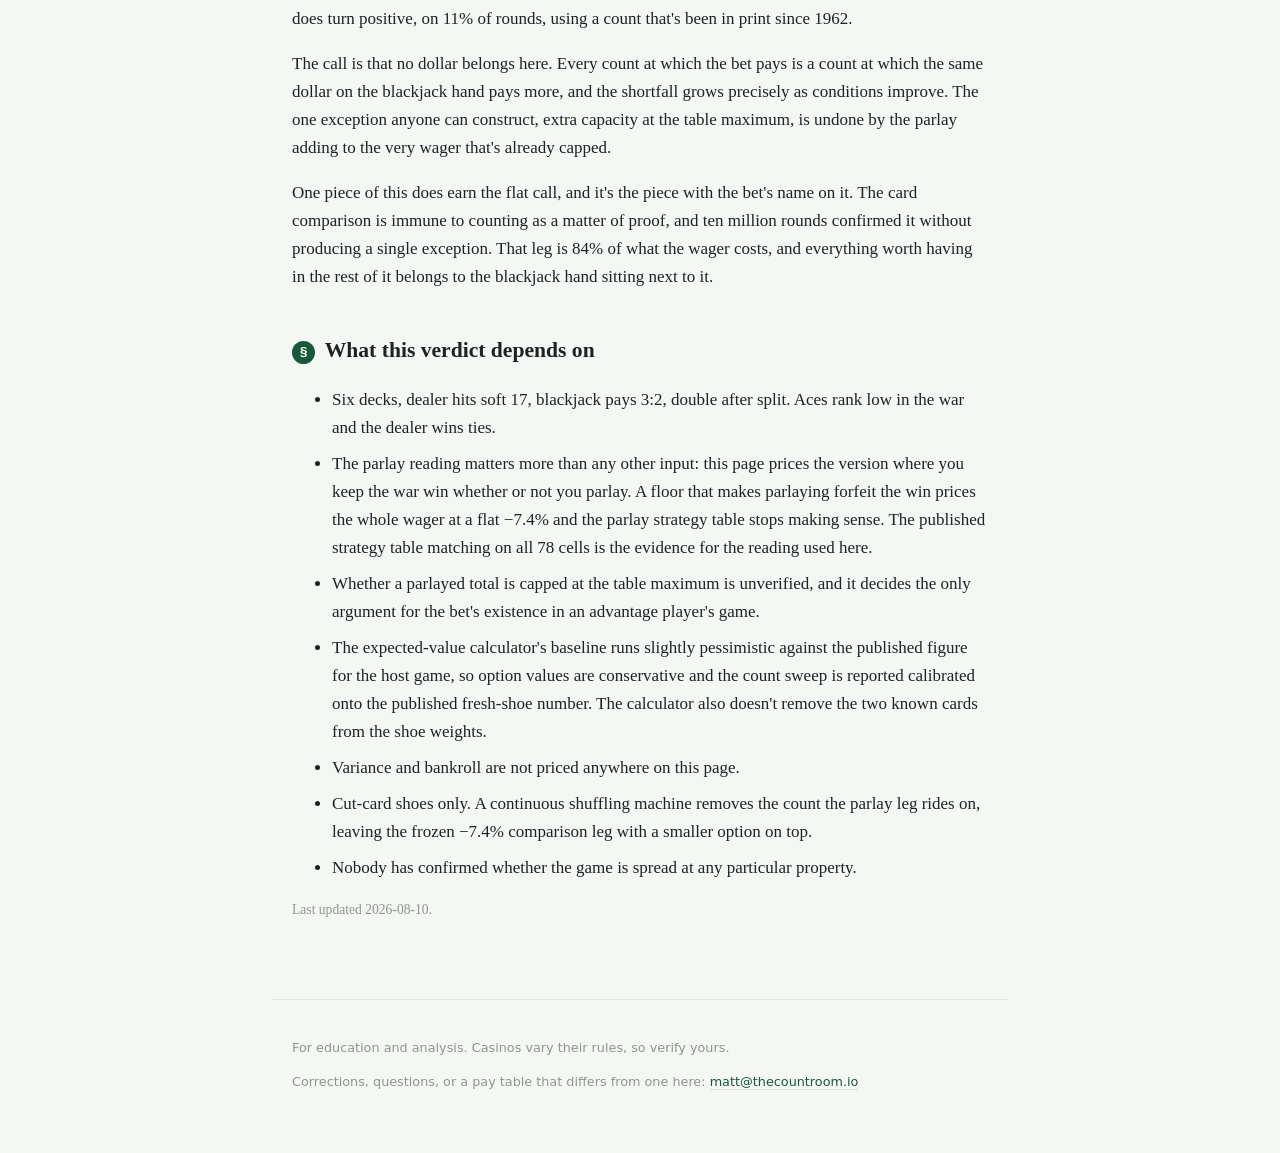
<file: bets/war-blackjack.html>
<!doctype html>
<html lang="en">
<head>
<meta charset="utf-8">
<meta name="viewport" content="width=device-width, initial-scale=1">
<title>War Blackjack · The Count Room</title>
<link rel="stylesheet" href="../style.css">
</head>
<body>
<nav class="top">
  <a class="brand" href="../index.html">The Count Room<span class="suit">&spades;</span></a>
  <span class="links"><a href="../toy.html">a quick example</a></span>
</nav>
<main>

<header class="bet-head">
  <p class="kicker">Blackjack, six decks, H17, blackjack pays 3:2, double after split · side bet</p>
  <h1>War Blackjack</h1>
  <p class="subtitle">a side bet where one card each, yours against the dealer's upcard, decides an even-money war, and a winner may roll the win into the blackjack hand</p>
  <p class="skip-link"><a href="#how-to-play">Just show me how to play &darr;</a></p>
  <div class="verdict verdict-not-worth-it">
    <span class="chip chip-not-worth-it">not worth it</span>
    <p class="verdict-headline">This wager splits into a leg that cannot be counted by anyone and an option that only pays because it's a bet on the blackjack hand next to it. Put together, it turns positive at a true count of +2.6 and pays less than the same chips on that hand at every count.</p>
    <p>The card comparison is settled by a proof rather than a measurement. Both cards come off the same shoe, so at any composition your card is exactly as likely to beat the dealer's as the reverse, the two cancel, and the leg's expectation is exactly minus the probability of a tie. That value is frozen at −7.40% at every depth of every shoe. Across ten million rounds not one produced a comparison worth taking, and the best of them was still eight and a half standard deviations short.</p><p>What's left is the parlay, and it's worth having: winning the war lets you add the win to your blackjack bet after seeing your first card and the dealer's upcard, which is the right to raise a bet with information nobody else at the table has. It cancels 84% of the comparison leg's cost. It also moves with the ordinary count, because it's a bet on a blackjack hand, and the same dollar placed directly on that hand earns more at every count. The gap widens as the count climbs.</p>
  </div>
  <div class="stats"><div class="stat"><div class="stat-value">1.16%</div><div class="stat-label">house edge off the top</div><div class="stat-detail">published, reproduced at 1.22% before calibration</div></div><div class="stat"><div class="stat-value">−7.3955%</div><div class="stat-label">the comparison leg</div><div class="stat-detail">exact at every composition and every depth, by proof</div></div><div class="stat"><div class="stat-value">0 of 10,000,000</div><div class="stat-label">rounds worth taking</div><div class="stat-detail">the leg's best round was 0.35 points short of breakeven</div></div><div class="stat"><div class="stat-value">true count +2.6</div><div class="stat-label">where the wager turns positive</div><div class="stat-detail">11.1% of rounds sit at +3 or better</div></div><div class="stat"><div class="stat-value">+$7.65</div><div class="stat-label">per 100 rounds at its best</div><div class="stat-detail">a $100 wager staked only at positive counts. This is a floor</div></div><div class="stat"><div class="stat-value">behind everywhere</div><div class="stat-label">against the same dollar on the hand</div><div class="stat-detail">0.37 points behind at count 0, 1.11 behind at +8</div></div></div>
</header>
<section class="step" id="rules"><h2><span class="step-n">1</span>The rules, as data</h2><p class="headline">One card each, aces low, dealer takes ties, and the winner may roll the win into the blackjack bet.</p><p>Alongside the blackjack wager a player may post a War bet. The dealer gives the player one card face up and takes the upcard as their own, higher card wins even money, aces rank low, and the dealer wins ties. A player who wins may instead parlay: take back the original wager and add the win to the blackjack bet, knowing their own first card and the dealer's upcard. The published house edge is 1.16% on six decks, dealer hitting soft 17, blackjack paying 3:2, doubling after splits allowed.</p><p>One detail in the placard was the reason this bet got looked at. The War wager takes any amount within table limits and is not tied to a multiple of the blackjack wager, which is unusual for a side bet and would matter a great deal if the thing ever went positive.</p><p>This bet needed a resolution the rest of the site never does. Blackjack is blind to suits and treats every ten-valued card alike, so the engine collapses cards to values from 1 to 10. A war between a ten and a jack is a win, though, so the tie question lives on the full 13-rank scale, and the shoe already carried raw ranks underneath the collapsed values.</p></section><section class="step" id="gate"><h2><span class="step-n">2</span>The published-figure gate</h2><p class="headline">Reproducing 1.16% turned into a reading problem worth a factor of six, and a strategy table settled it with no reference to the edge at all.</p><div class="pills"><h4>against the published record</h4><a class="pill" href="https://wizardofodds.com/games/war-blackjack/" target="_blank" rel="noopener"><span class="pill-mark">&check;</span><span class="pill-label">parlay strategy reproduced on all 78 war-winning cells, 0 mismatches</span><span class="pill-src">Wizard of Odds</span></a><a class="pill" href="https://wizardofodds.com/games/war-blackjack/" target="_blank" rel="noopener"><span class="pill-mark">&check;</span><span class="pill-label">house edge 1.2172% vs 1.16% published</span><span class="pill-src">Wizard of Odds</span></a></div><p>The published description says a war winner may collect the original wager and the winnings, or collect the original wager only and parlay the win by adding it to the blackjack bet. Read literally, the second option throws away a certain unit to put one unit on a hand, so a player would parlay only when the hand returns more than the unit it costs. That never happens, since the best first card against the friendliest upcard returns +0.71. Priced under that reading the whole wager sits at −7.3955%, and the published 1.16% becomes unreachable.</p><p>Under the other reading the win is yours either way, exercising the option costs nothing, and the criterion collapses to whether the blackjack hand ahead of you has positive expectation. That prices the wager at −1.2172% against the published −1.1600%. The check that decided it never touched the house edge. Deriving the rule "parlay when the hand's expectation is positive" from the expected-value calculator alone reproduces the published parlay strategy across all 78 cells where the player wins the war, with zero mismatches, including its one irregular entry, parlay a player 8 against a dealer 2.</p><p>A correction worth keeping: while scoping this I argued that the literal reading meant nobody should ever parlay. The calculation behind that was fine and the reading of the game was wrong, and a published parlay strategy table existing at all should have told me so before I computed anything.</p><div class="table-scroll"><table><caption>The two readings, priced on the fresh shoe</caption><thead><tr><th class="al">reading</th><th class="al">when to parlay</th><th class="ar">fresh-shoe price</th></tr></thead><tbody><tr><th class="al">parlaying forfeits the win</th><td class="al">hand returns more than 1 unit, so never</td><td class="ar neg">−7.3955%</td></tr><tr><th class="al">the win is yours either way</th><td class="al">hand has positive expectation</td><td class="ar neg">−1.2172%</td></tr><tr><th class="al">published figure</th><td class="al">—</td><td class="ar neg">−1.1600%</td></tr></tbody></table></div></section><section class="step" id="oracle"><h2><span class="step-n">3</span>The oracle</h2><p class="headline">Exact at any composition, in two pieces that behave nothing alike: one is settled by a symmetry argument, and the other needed a calculation nobody had reason to do before.</p><p>The comparison leg comes out of a symmetry argument that needs no calculation beyond counting ties. Both war cards come off the same shoe and nothing distinguishes which one is dealt first, so at any composition the chance your card beats the dealer's is exactly the chance the dealer's beats yours. Those two cancel, the dealer collects ties, and the leg's expectation is exactly minus the probability of a tie. On the fresh six-deck shoe that's 13 × 24 × 23 over 312 × 311, or −7.3955%.</p><p>The ace-low rule can't move this leg at all, which is easy to get backwards: relabelling ranks changes who wins a given pair and never changes how many pairs tie. The statistic a counter would have to track is the chance two cards drawn from the shoe share a rank, which is a sum of squared rank counts. That's a second moment, and it's smallest when the shoe is flat.</p><p>The parlay leg needed something I hadn't built yet: the expected value of a blackjack round given only your first card and the dealer's upcard, with the rest of the deal still unknown. That's the decision state of any bet resolved between the upcard and the rest of the deal, so it's reusable well beyond this game. Averaging it back over the deal distribution reproduces the ordinary game expectation to 2.3e-17. Put together, the bet's exact value at any shoe is the tie probability subtracted from the parlay option's value, where the option is exercised only when it helps.</p><div class="table-scroll"><table><caption>The decomposition on the fresh shoe</caption><thead><tr><th class="al">piece</th><th class="ar">value</th><th class="ar">share of the wager</th></tr></thead><tbody><tr><th class="al">comparison leg</th><td class="ar neg">−7.3955%</td><td class="ar">the whole cost</td></tr><tr><th class="al">parlay option</th><td class="ar pos">+6.2355%</td><td class="ar">cancels 84% of it</td></tr><tr><th class="al">what's left</th><td class="ar neg">−1.1600%</td><td class="ar">the published house edge</td></tr></tbody></table></div></section><section class="step" id="dataset"><h2><span class="step-n">4</span>The state dataset</h2><p class="headline">Ten million rounds, with the exact 13-rank composition read at the moment the bet must be posted. The comparison leg never once came within reach.</p><p>I ran ten million rounds across 232,865 shoes at 0.75 penetration, reading the exact rank composition at every round start, which is when the bet has to be on the felt. The comparison leg averaged −7.3952% with a standard deviation of 0.1349 points. Breakeven, meaning the point where the leg stops costing more than the parlay option brings in, sits at −6.2355%. The single best round out of ten million came in at −6.5823%, still 0.35 points short, and the gap to breakeven is 8.6 standard deviations. Zero rounds cleared it.</p><p>Penetration can't help, because the mean is pinned to the fresh-shoe value at every depth by the symmetry above. Only the spread grows, from nothing at the fresh shoe to 0.295 points with a deck and a half left, which is nowhere near enough to matter.</p><p>Neither count sees the leg, and the sign runs the wrong way regardless. Against the hi-lo true count the leg traces a shallow U, sitting at −7.385% around ±1 and sagging to −7.64% out at ±8, a slope of −0.00024 points per true count. The mechanism is the one the theory predicted before the run: a high count means a shoe that has drifted away from a flat rank distribution, a lumpier shoe produces more ties, and so the comparison leg is at its worst exactly where the parlay leg is at its best.</p><p>I put a prediction on paper before measuring and it scored two out of three. Direction and mechanism came out right. The spread I predicted, 0.34 points, was 2.5 times too wide, because 0.34 describes the deepest rounds of a shoe and shallow rounds dominate the average.</p><div class="table-scroll"><table><caption>The comparison leg over ten million rounds</caption><thead><tr><th class="al">quantity</th><th class="ar">value</th></tr></thead><tbody><tr><th class="al">mean</th><td class="ar neg">−7.3952%</td></tr><tr><th class="al">standard deviation</th><td class="ar">0.1349 points</td></tr><tr><th class="al">best single round</th><td class="ar neg">−6.5823%</td></tr><tr><th class="al">worst single round</th><td class="ar neg">−10.0873%</td></tr><tr><th class="al">breakeven needed</th><td class="ar neg">−6.2355%</td></tr><tr><th class="al">rounds clearing it</th><td class="ar">0 of 10,000,000</td></tr></tbody></table></div><details class="math"><summary>One loose end I measured and can't explain</summary><div class="math-body"><p>The run's mean tie probability sits 0.000268 points below the fresh-shoe value, which is a z of −6.28, and the deviation grows steadily with depth. That isn't the symmetry argument failing, since depth invariance is proved exactly by enumeration over fractions, independently of this run. The argument holds at a fixed depth, and blackjack doesn't deal to fixed depths: how many cards a round consumes depends on the cards themselves, so round-start positions get sampled in a way that depends on what came before. The drift is a property of that sampling. I haven't isolated the mechanism. It's 4,328 times smaller than the gap to breakeven and touches nothing on this page, and it stays here because measured things that go unexplained belong on the page.</p></div></details></section><section class="step" id="fit"><h2><span class="step-n">5</span>The fit, and the count</h2><p class="headline">No linear count fits this bet, and the correct statistic is second order. Escalating to it changes nothing, because the leg has no spread to exploit.</p><p>This is the page where the higher-order escalation gets considered first and abandoned fastest. A linear count is the wrong shape by construction: the comparison leg depends on the shoe only through the chance two cards share a rank, and that quantity is a sum of squared rank counts. No set of per-card tags can track it, since a tag system adds up cards one at a time and this statistic is about how they cluster.</p><p>So I went straight to the second moment, which is the same escalation the 21+3 page makes when squared suit surpluses turn out to carry the value. Here it arrives and buys nothing. The collision statistic is real and correct and would need its own dedicated tracking, and it moves the leg by two hundredths of a point across the entire observed range while breakeven is a full point away. A statistic can be the right one and still be worthless when the quantity it describes barely moves.</p><p>The parlay leg has no count of its own to derive, because it isn't a side bet in any meaningful sense. It's a blackjack hand, so it rides the ordinary hi-lo count that every counter already keeps, and the parlay's value climbs from +6.18% at a neutral shoe to +10.02% at a true count of +8. Nothing new needs learning to play it, and nothing new can be learned to make it better.</p><div class="table-scroll"><table class="wide"><caption>The wager by hi-lo true count, calibrated onto the published fresh-shoe figure</caption><thead><tr><th class="al">true count</th><th class="ar">comparison</th><th class="ar">parlay</th><th class="ar">War total</th><th class="ar">same $ on the hand</th><th class="ar">rounds</th></tr></thead><tbody><tr><th class="al">0</th><td class="ar neg">−7.3955%</td><td class="ar pos">+6.1783%</td><td class="ar neg">−1.1600%</td><td class="ar neg">−0.7892%</td><td class="ar">26.26%</td></tr><tr><th class="al pos">+2</th><td class="ar neg">−7.4103%</td><td class="ar pos">+7.0833%</td><td class="ar neg">−0.2699%</td><td class="ar pos">+0.2804%</td><td class="ar">8.77%</td></tr><tr><th class="al pos">+3</th><td class="ar neg">−7.4289%</td><td class="ar pos">+7.5372%</td><td class="ar pos">+0.1654%</td><td class="ar pos">+0.7929%</td><td class="ar">4.87%</td></tr><tr><th class="al pos">+4</th><td class="ar neg">−7.4549%</td><td class="ar pos">+7.9892%</td><td class="ar pos">+0.5915%</td><td class="ar pos">+1.3029%</td><td class="ar">2.79%</td></tr><tr><th class="al pos">+6</th><td class="ar neg">−7.5291%</td><td class="ar pos">+8.9811%</td><td class="ar pos">+1.5092%</td><td class="ar pos">+2.4203%</td><td class="ar">0.90%</td></tr><tr><th class="al pos">+8</th><td class="ar neg">−7.6329%</td><td class="ar pos">+10.0205%</td><td class="ar pos">+2.4447%</td><td class="ar pos">+3.5508%</td><td class="ar">0.53%</td></tr></tbody></table></div></section><section class="step how-to-play" id="how-to-play"><h2><span class="step-n">&spades;</span>How to play it</h2><p class="headline">There's no betting card here, because no count makes this wager the best home for a dollar. What is worth carrying is the parlay rule, for anyone sitting at the game with a war already won in front of them. It's the one real decision the bet offers, and getting it right is worth six points of house edge.</p><div class="table-scroll"><table><caption>The parlay rule, for a war you've already won</caption><thead><tr><th class="al">situation</th><th class="al">action</th></tr></thead><tbody><tr><th class="al">dealer shows a 10, a face, or an ace</th><td class="al">never parlay</td></tr><tr><th class="al">dealer shows 2 through 9</th><td class="al">parlay when your card and the upcard total 11 or more</td></tr><tr><th class="al">your 8 against a dealer 2</th><td class="al">parlay, the single case the totals rule misses</td></tr><tr><th class="al">the principle underneath</th><td class="al">you keep the war win either way, so the option costs nothing. Exercise it whenever the blackjack hand in front of you has positive expectation</td></tr></tbody></table></div><div class="table-scroll"><table><caption>The wager itself</caption><thead><tr><th class="al">question</th><th class="al">answer</th></tr></thead><tbody><tr><th class="al">when is the War bet positive?</th><td class="al">at a hi-lo true count of about +2.6 and above, which is 11.1% of rounds</td></tr><tr><th class="al">what pays better at those counts?</th><td class="al">the same money on the blackjack hand, at every count, by a margin that grows with the count</td></tr><tr><th class="al">is there a bet-sizing card?</th><td class="al">there is none, and the section below on capacity is the only argument anyone has for putting money here</td></tr></tbody></table></div></section><section class="step" id="certify"><h2><span class="step-n">6</span>Certified live</h2><p class="headline">With no human system to certify, what got certified is the theorem. Ten million dealt pairs agree with it to a third of a standard error.</p><p>Every other page on this site certifies a card by replaying it on fresh shoes. There's no card here, so the certification went after the claim the whole verdict rests on. Over ten million actually dealt war pairs the players won 4,629,737 and lost 4,630,597, a difference of −0.000086 against a standard error of 0.000632, and the realized expectation came in at −0.074053 against the predicted −0.073952, a z of −0.32. The symmetry argument holds as a measured result here, on top of holding as algebra.</p><p>Three more checks hold up the count sweep. Depth invariance is proved exactly, by exhaustive enumeration over fractions, for flat and lopsided rank profiles alike. The composition model behind the true-count sweep reproduces the independently measured per-count tie curve to about one part in ten thousand, U shape included. And the first-card calculation averages back to the ordinary game expectation to 2.3e-17 on two different rulesets.</p></section><section class="step" id="ledger"><h2><span class="step-n">7</span>The ledger</h2><p class="headline">Played as well as it can be played, the bet makes about $7.65 per 100 rounds on a $100 wager, and every one of those dollars would have earned more on the hand.</p><p>The best available version of this play is to post the War bet only when the hi-lo true count is +3 or better, which is 11.10% of rounds. At $100 a wager and 200 rounds an hour that comes to about $15.30 an hour, or $7.65 per 100 rounds. Treat it as a floor, since the highest count bin in the measurement is clipped and gets priced here at the +8 rate even where the true count runs above it.</p><p>The same $100 on the blackjack hand beats it at every count in the sweep, and the margin grows: 0.37 points at a neutral shoe, 0.63 at +3, 1.11 at +8, and 2.72 out at +20. The reason is structural. The War bet drags a −7.4% comparison leg behind its parlay option, and the option is only ever a lever on the same underlying hand. You're paying a fixed 7.4% toll for a smaller share of the same edge.</p><p>This page has no bankroll figure, and it's the only one on the site that doesn't. I never measured the swing on this play, because the bet lost on expectation before its variance was worth the compute. Bankroll couldn't rescue it anyway: it already trails blackjack on edge while carrying a coin flip on the comparison leg stacked on top of blackjack-like parlay swings.</p><div class="scenario"><div class="sc-side"><h4>the scenario</h4><div class="sc-row"><span class="sc-label">table</span><span class="sc-value">six decks, H17, 3:2, double after split</span></div><div class="sc-row"><span class="sc-label">play</span><span class="sc-value">$100 War wager only at hi-lo true count +3 or better, parlay by the rule above</span></div><div class="sc-row"><span class="sc-label">penetration</span><span class="sc-value">0.75</span></div><div class="sc-row"><span class="sc-label">risk of ruin</span><span class="sc-value">not computed, see the third output</span></div></div><div class="sc-results"><div class="sc-out"><div class="sc-out-value pos">+$7.65</div><div class="sc-out-label">net per 100 rounds</div><div class="sc-out-detail">a floor. Only the 11.1% of rounds at +3 or better carry a bet</div></div><div class="sc-out"><div class="sc-out-value">not priced</div><div class="sc-out-label">bankroll</div><div class="sc-out-detail">never measured, because the bet loses before variance matters</div></div><div class="sc-out"><div class="sc-out-value">not priced</div><div class="sc-out-label">N0</div><div class="sc-out-detail">the swing was never measured, for the reason above</div></div><div class="sc-out"><div class="sc-out-value">more, at every count</div><div class="sc-out-label">the same $100 on the hand</div><div class="sc-out-detail">0.63 points more at +3, 1.11 more at +8</div></div></div></div><details class="math"><summary>The one argument left for the bet, and how it eats itself</summary><div class="math-body"><p>The War wager takes full table limits and isn't tied to any multiple of the blackjack bet. So the one role it could hold is extra capacity: a counter already betting the table maximum on the hand has nowhere else to put money at a good count, and this wager would accept more. That's the only scenario where a dominated bet still earns its place.</p><p>It's also the scenario where the mechanism stops working. Exercising the parlay adds the win to the blackjack wager. If the house caps the parlayed total at the table maximum, then a player already at the maximum can't exercise the option at all, the wager falls back to its bare comparison leg at −7.4%, and the one case that justified it is the case in which it fails. Nobody has checked which way a real floor rules that, and it's the load-bearing question for this bet, ahead of whether any floor spreads the game at all.</p></div></details></section><section class="step" id="verdict"><h2><span class="step-n">8</span>The verdict</h2><p class="headline">Not worth it, and the distinction from unbeatable is worth being precise about.</p><p>A player who counts and posts this bet only at a true count of +3 and above will make money on it. That's why the call isn't unbeatable, even though half of this page reads like it should be. The wager does turn positive, on 11% of rounds, using a count that's been in print since 1962.</p><p>The call is that no dollar belongs here. Every count at which the bet pays is a count at which the same dollar on the blackjack hand pays more, and the shortfall grows precisely as conditions improve. The one exception anyone can construct, extra capacity at the table maximum, is undone by the parlay adding to the very wager that's already capped.</p><p>One piece of this does earn the flat call, and it's the piece with the bet's name on it. The card comparison is immune to counting as a matter of proof, and ten million rounds confirmed it without producing a single exception. That leg is 84% of what the wager costs, and everything worth having in the rest of it belongs to the blackjack hand sitting next to it.</p></section>

<section class="step" id="conditions">
  <h2><span class="step-n">&sect;</span>What this verdict depends on</h2>
  <ul class="conditions"><li>Six decks, dealer hits soft 17, blackjack pays 3:2, double after split. Aces rank low in the war and the dealer wins ties.</li><li>The parlay reading matters more than any other input: this page prices the version where you keep the war win whether or not you parlay. A floor that makes parlaying forfeit the win prices the whole wager at a flat −7.4% and the parlay strategy table stops making sense. The published strategy table matching on all 78 cells is the evidence for the reading used here.</li><li>Whether a parlayed total is capped at the table maximum is unverified, and it decides the only argument for the bet's existence in an advantage player's game.</li><li>The expected-value calculator's baseline runs slightly pessimistic against the published figure for the host game, so option values are conservative and the count sweep is reported calibrated onto the published fresh-shoe number. The calculator also doesn't remove the two known cards from the shoe weights.</li><li>Variance and bankroll are not priced anywhere on this page.</li><li>Cut-card shoes only. A continuous shuffling machine removes the count the parlay leg rides on, leaving the frozen −7.4% comparison leg with a smaller option on top.</li><li>Nobody has confirmed whether the game is spread at any particular property.</li></ul>
  <p class="updated">Last updated 2026-08-10.</p>
</section>

</main>
<footer>
  <p>For education and analysis. Casinos vary their rules, so verify yours.</p>
  <p>Corrections, questions, or a pay table that differs from one here:
     <a href="mailto:matt@thecountroom.io">matt@thecountroom.io</a></p>
</footer>
</body>
</html>
</file>
<file: style.css>
/* The Count Room — design system.
   One committed look: cool paper, ink, felt green, signal red. No beige.
   Serif prose (print-journal register), monospace numbers, chip-style badges. */

:root {
  --paper: #f5f7f5;
  --card: #ffffff;
  --ink: #1b2420;
  --muted: #55655c;
  --faint: #8a978f;
  --rule: #dbe3dd;
  --felt: #175939;
  --felt-deep: #0d3a24;
  --felt-wash: #e9f1ec;
  --red: #a63428;
  --red-wash: #f7ebe9;
  --gold: #b08d2f;
  --serif: "Iowan Old Style", "Palatino Linotype", Palatino, Georgia, serif;
  --sans: -apple-system, "Segoe UI", system-ui, sans-serif;
  --mono: "SF Mono", ui-monospace, Menlo, Consolas, monospace;
}

* { box-sizing: border-box; }

body {
  margin: 0;
  background: var(--paper);
  color: var(--ink);
  font-family: var(--serif);
  font-size: 17px;
  line-height: 1.65;
  border-top: 6px solid var(--felt-deep);
}

main { max-width: 46rem; margin: 0 auto; padding: 1rem 1.25rem 4rem; }

a { color: var(--felt); text-decoration-color: rgba(23, 89, 57, 0.35); }
a:hover { text-decoration-color: var(--felt); }

code {
  font-family: var(--mono);
  font-size: 0.85em;
  background: var(--felt-wash);
  padding: 0.1em 0.35em;
  border-radius: 3px;
}

/* ---- top navigation ---- */

nav.top {
  max-width: 46rem;
  margin: 0 auto;
  padding: 0.9rem 1.25rem;
  display: flex;
  align-items: baseline;
  justify-content: space-between;
  gap: 1rem;
  flex-wrap: wrap;
}

nav.top .brand {
  font-family: var(--sans);
  font-weight: 700;
  font-size: 0.95rem;
  letter-spacing: 0.14em;
  text-transform: uppercase;
  color: var(--ink);
  text-decoration: none;
}

nav.top .suit { color: var(--felt); margin-left: 0.3em; }

nav.top .links { font-family: var(--sans); font-size: 0.85rem; }

/* ---- headings and prose ---- */

h1 {
  font-size: 2.4rem;
  line-height: 1.15;
  margin: 0.4rem 0 0.6rem;
  font-weight: 600;
  letter-spacing: -0.01em;
}

h2 {
  font-size: 1.35rem;
  margin: 2.6rem 0 0.2rem;
  font-weight: 600;
  display: flex;
  align-items: baseline;
  gap: 0.6rem;
}

h3 { font-size: 1.05rem; margin: 0.3rem 0; }

h4 {
  font-family: var(--sans);
  font-size: 0.72rem;
  letter-spacing: 0.12em;
  text-transform: uppercase;
  color: var(--muted);
  margin: 1.4rem 0 0.4rem;
}

.kicker {
  font-family: var(--sans);
  font-size: 0.78rem;
  letter-spacing: 0.1em;
  text-transform: uppercase;
  color: var(--muted);
  margin: 2rem 0 0;
}

.subtitle { font-style: italic; color: var(--muted); margin-top: 0; }

.step-n {
  font-family: var(--mono);
  font-size: 0.85rem;
  color: var(--card);
  background: var(--felt);
  min-width: 1.7em;
  height: 1.7em;
  border-radius: 50%;
  display: inline-flex;
  align-items: center;
  justify-content: center;
  flex: none;
  position: relative;
  top: -0.1em;
}

p.headline {
  font-style: italic;
  color: var(--muted);
  margin-top: 0.4rem;
  border-left: 3px solid var(--rule);
  padding-left: 0.8rem;
}

/* ---- verdict chips (casino-chip styling: dashed inner ring) ---- */

.chip {
  display: inline-block;
  font-family: var(--sans);
  font-size: 0.72rem;
  font-weight: 700;
  letter-spacing: 0.08em;
  text-transform: uppercase;
  color: #fff;
  padding: 0.32em 0.9em;
  border-radius: 999px;
  box-shadow: inset 0 0 0 2px rgba(255, 255, 255, 0.55);
  outline: 1px dashed rgba(255, 255, 255, 0.75);
  outline-offset: -5px;
}

/* Gold belongs to exactly one verdict. It's the only light chip with dark
   text, so it reads as a struck coin next to the flat solid ones. */
.chip-highly-beatable {
  background: linear-gradient(160deg, #f4d87e 0%, #d9ab2e 48%, #a87d18 100%);
  color: #241b06;
  box-shadow: inset 0 0 0 2px rgba(255, 255, 255, 0.6);
  outline-color: rgba(64, 46, 6, 0.55);
  text-shadow: 0 1px 0 rgba(255, 255, 255, 0.3);
}
.chip-beatable { background: var(--felt); }
/* Neutral on purpose: a real edge that earns nothing reads as a shrug, and
   grey is the one tone that argues for neither playing nor avoiding. */
.chip-not-worth-it { background: #5c6763; }
.chip-not-beatable { background: var(--red); }
.chip-not-human-beatable { background: #6c5f8d; }
.chip-pending { background: var(--faint); }

/* A quiet companion to the verdict chip: this page carries a result with no
   published counterpart. Deliberately subordinate to the chip, since the
   verdict is the headline and this is a footnote to it. */
.chip-note {
  display: inline-block;
  font-family: var(--sans);
  font-size: 0.62rem;
  font-weight: 700;
  letter-spacing: 0.03em;
  color: #63480a;
  background: #f4dd9c;
  border: 1px solid rgba(146, 110, 20, 0.55);
  border-radius: 999px;
  padding: 0.32em 0.85em;
  margin-left: 0.75rem;
  vertical-align: middle;
  white-space: nowrap;
}

.chip-note .note-star { color: #8a4b06; margin-right: 0.2em; }

/* ---- verdict box and header stats ---- */

.verdict {
  background: var(--card);
  border: 1px solid var(--rule);
  border-left: 4px solid var(--gold);
  border-radius: 6px;
  padding: 1.1rem 1.3rem;
  margin: 1.4rem 0;
}

.verdict-highly-beatable { border-left-color: #d9ab2e; }
.verdict-beatable { border-left-color: var(--felt); }
.verdict-not-worth-it { border-left-color: #5c6763; }
.verdict-not-beatable { border-left-color: var(--red); }
.verdict-not-human-beatable { border-left-color: #6c5f8d; }

.verdict-headline { font-size: 1.08rem; font-weight: 600; margin: 0.7rem 0 0.5rem; }

.stats {
  display: grid;
  grid-template-columns: repeat(auto-fit, minmax(10rem, 1fr));
  gap: 1px;
  background: var(--rule);
  border: 1px solid var(--rule);
  border-radius: 6px;
  overflow: hidden;
  margin: 1.5rem 0 0.5rem;
}

.stat { background: var(--card); padding: 0.8rem 1rem; }

.stat-value { font-family: var(--mono); font-size: 1.15rem; font-weight: 600; }

.stat-label,
.stat-detail {
  font-family: var(--sans);
  font-size: 0.72rem;
  color: var(--muted);
}

.stat-label { text-transform: uppercase; letter-spacing: 0.07em; margin-top: 0.25rem; }
.stat-detail { color: var(--faint); }

/* ---- tables ---- */

.table-scroll { overflow-x: auto; margin: 1.2rem 0; }

table {
  border-collapse: collapse;
  width: 100%;
  font-size: 0.88rem;
  background: var(--card);
  border: 1px solid var(--rule);
}

/* Many-column tables keep their natural width and scroll in .table-scroll
   instead of squeezing every column until the numbers wrap. */
table.wide {
  width: max-content;
  min-width: 100%;
}

table.wide th,
table.wide td { white-space: nowrap; }

caption {
  caption-side: top;
  text-align: left;
  font-family: var(--sans);
  font-size: 0.75rem;
  letter-spacing: 0.06em;
  text-transform: uppercase;
  color: var(--muted);
  padding: 0.4rem 0.2rem;
}

th, td { padding: 0.45rem 0.8rem; border-top: 1px solid var(--rule); }

thead th {
  font-family: var(--sans);
  font-size: 0.72rem;
  letter-spacing: 0.06em;
  text-transform: uppercase;
  color: var(--muted);
  background: var(--felt-wash);
  border-top: none;
}

tbody th { font-weight: 600; text-align: left; font-family: var(--serif); }

td { font-family: var(--mono); font-size: 0.82rem; }

.al { text-align: left; }
.ar { text-align: right; }

.pos { color: var(--felt); }
.neg { color: var(--red); }

td.pos, td.neg { font-weight: 600; }

/* ---- the scenario card (one per ledger, uniform everywhere) ---- */

.scenario {
  display: grid;
  grid-template-columns: minmax(17rem, 5fr) 6fr;
  border: 1px solid var(--rule);
  border-radius: 6px;
  overflow: hidden;
  margin: 1.4rem 0;
  background: var(--card);
}

.sc-side { background: var(--felt-deep); color: #e8efe9; padding: 1rem 1.2rem; }

.sc-side h4 { color: #9db8a6; margin: 0 0 0.6rem; }

.sc-row {
  display: flex;
  justify-content: space-between;
  gap: 1rem;
  font-size: 0.82rem;
  padding: 0.28rem 0;
  border-bottom: 1px solid rgba(255, 255, 255, 0.12);
}

.sc-row:last-child { border-bottom: none; }

.sc-label { font-family: var(--sans); color: #9db8a6; }
.sc-value { font-family: var(--mono); text-align: right; }

.sc-results {
  display: grid;
  grid-template-columns: repeat(auto-fit, minmax(8.5rem, 1fr));
  align-content: center;
  gap: 1rem;
  padding: 1rem 1.2rem;
}

.sc-out-value { font-family: var(--mono); font-size: 1.25rem; font-weight: 700; }
.sc-out-label {
  font-family: var(--sans);
  font-size: 0.7rem;
  text-transform: uppercase;
  letter-spacing: 0.07em;
  color: var(--muted);
  margin-top: 0.2rem;
}
.sc-out-detail { font-family: var(--sans); font-size: 0.72rem; color: var(--faint); }

@media (max-width: 40rem) {
  .scenario { grid-template-columns: 1fr; }
}

/* ---- the how-to-play section and its jump link ---- */

.skip-link { font-family: var(--sans); margin: 0.8rem 0 0; }

.skip-link a {
  display: inline-block;
  background: var(--felt);
  color: #fff;
  font-size: 0.82rem;
  font-weight: 600;
  padding: 0.45em 1.1em;
  border-radius: 999px;
  text-decoration: none;
}

.skip-link a { margin: 0 0.4rem 0.4rem 0; }
.skip-link a:hover { background: var(--felt-deep); }

/* Quiet companion text beside a jump button: says what you get by not
   clicking it, so it must not compete with the button. */
.skip-link .skip-aside {
  color: var(--faint);
  font-size: 0.82rem;
}

section.step[id] { scroll-margin-top: 1rem; }

section.how-to-play {
  background: var(--felt-wash);
  border: 1px solid var(--rule);
  border-radius: 6px;
  padding: 0.3rem 1.3rem 1.2rem;
  scroll-margin-top: 1rem;
}

section.how-to-play h2 { margin-top: 1.2rem; }

/* A page offering two playable cards has to show them AS two cards. Each option
   gets its own panel so a reader picks one and plays it, instead of reading a
   run of tables and guessing which rows belong together. */
.play-option {
  background: var(--card);
  border: 1px solid var(--rule);
  border-left: 3px solid var(--faint);
  border-radius: 5px;
  padding: 0.85rem 1.1rem 1.1rem;
  margin: 1.1rem 0;
}

.play-option h3 {
  font-family: var(--sans);
  font-size: 0.86rem;
  font-weight: 700;
  letter-spacing: 0.02em;
  margin: 0;
}

.play-option .option-n {
  font-size: 0.66rem;
  letter-spacing: 0.09em;
  text-transform: uppercase;
  color: var(--muted);
  display: block;
  margin-bottom: 0.15rem;
}

.play-option .option-tagline {
  font-size: 0.9rem;
  color: var(--muted);
  margin: 0.35rem 0 0;
}

.play-option.option-pick { border-left-color: var(--felt); }

/* ---- verification pills (the published-record receipts) ---- */

.pills {
  background: var(--card);
  border: 1px solid var(--rule);
  border-radius: 6px;
  padding: 0.9rem 1.1rem 1.05rem;
  margin: 1.2rem 0;
}

.pills h4 {
  font-family: var(--sans);
  font-size: 0.72rem;
  font-weight: 700;
  letter-spacing: 0.08em;
  text-transform: uppercase;
  color: var(--faint);
  margin: 0 0 0.75rem;
}

.pill {
  display: inline-flex;
  align-items: baseline;
  gap: 0.45em;
  font-family: var(--sans);
  font-size: 0.8rem;
  line-height: 1.35;
  background: var(--felt-wash);
  border: 1px solid rgba(23, 89, 57, 0.25);
  color: var(--ink);
  border-radius: 999px;
  padding: 0.4em 0.95em;
  margin: 0 0.4rem 0.45rem 0;
  text-decoration: none;
}

a.pill:hover { background: #dcebe2; border-color: var(--felt); }

.pill-mark { color: var(--felt); font-weight: 700; }
.pill-src { color: var(--muted); font-size: 0.74rem; white-space: nowrap; }
a.pill .pill-src::after { content: "\00a0\2197"; }

/* a check we ran that DISAGREES with the published record */
.pill-dispute { background: var(--red-wash); border-color: rgba(166, 52, 40, 0.3); }
a.pill-dispute:hover { background: #f2ded9; border-color: var(--red); }
.pill-dispute .pill-mark { color: var(--red); }

/* a result with NO published counterpart. Gold, the same tone the top verdict
   uses, and never a link: there is nothing on the other end to point at. */
.pill-unpublished {
  background: #fbf3dd;
  border-color: rgba(176, 141, 47, 0.45);
}
.pill-unpublished .pill-mark { color: #a87d18; }

/* ---- the math spoiler ---- */

details.math {
  border: 1px solid var(--rule);
  border-radius: 6px;
  background: var(--card);
  margin: 1.2rem 0;
}

details.math summary {
  cursor: pointer;
  font-family: var(--sans);
  font-size: 0.85rem;
  font-weight: 600;
  color: var(--felt);
  padding: 0.7rem 1rem;
  list-style: none;
}

details.math summary::before { content: "\2660\00a0\00a0"; color: var(--faint); }

details.math summary::after {
  content: "show the math";
  float: right;
  font-weight: 400;
  color: var(--faint);
  font-size: 0.75rem;
}

details.math[open] summary::after { content: "hide"; }

details.math summary::-webkit-details-marker { display: none; }

.math-body {
  padding: 0 1.2rem 0.8rem;
  border-top: 1px solid var(--rule);
  font-size: 0.95rem;
}

/* ---- conditions, provenance ---- */

ul.conditions li { margin: 0.5rem 0; }

.provenance { font-size: 0.92rem; }
.provenance ul { margin: 0.2rem 0; padding-left: 1.2rem; }
.provenance li { margin: 0.25rem 0; }
.updated { color: var(--faint); font-size: 0.85rem; }

/* ---- the bet index cards ---- */

.cards {
  display: grid;
  grid-template-columns: repeat(auto-fill, minmax(19rem, 1fr));
  gap: 1rem;
  margin: 1.4rem 0;
}

.card {
  display: block;
  background: var(--card);
  border: 1px solid var(--rule);
  border-radius: 6px;
  padding: 1.1rem 1.2rem;
  color: var(--ink);
  text-decoration: none;
  transition: border-color 120ms ease, transform 120ms ease;
}

a.card:hover { border-color: var(--felt); transform: translateY(-1px); }

.card p { font-size: 0.88rem; color: var(--muted); margin-bottom: 0.4rem; }

.card-go { font-family: var(--sans); font-size: 0.78rem; color: var(--felt); }

.card-pending { opacity: 0.75; }

/* A bet that is analysed and deliberately not published. Dashed, so it reads
   as a decision rather than as a page that failed to render. */
.card-withheld { border-style: dashed; }
.card-withheld h3 { letter-spacing: 0.12em; }

/* ---- homepage process list ---- */

ol.process { list-style: none; padding: 0; counter-reset: step; }

ol.process > li {
  counter-increment: step;
  position: relative;
  padding: 0 0 1.3rem 3rem;
  border-left: 1px solid var(--rule);
  margin-left: 0.85rem;
}

ol.process > li::before {
  content: counter(step);
  position: absolute;
  left: -0.9rem;
  top: 0;
  width: 1.8rem;
  height: 1.8rem;
  border-radius: 50%;
  background: var(--felt);
  color: #fff;
  font-family: var(--mono);
  font-size: 0.85rem;
  display: flex;
  align-items: center;
  justify-content: center;
}

ol.process > li:last-child { border-left-color: transparent; }

ol.process h3 { margin-top: 0.1rem; }
ol.process p { margin: 0.35rem 0; font-size: 0.95rem; }

/* ---- toy page: card glyphs and state tables ---- */

.shoe { display: flex; gap: 0.45rem; margin: 1.2rem 0; flex-wrap: wrap; }

.playing-card {
  width: 3.2rem;
  height: 4.4rem;
  border: 1px solid var(--rule);
  border-radius: 6px;
  background: var(--card);
  box-shadow: 0 1px 2px rgba(27, 36, 32, 0.12);
  display: flex;
  align-items: center;
  justify-content: center;
  font-family: var(--serif);
  font-size: 1.5rem;
  font-weight: 600;
}

.playing-card.red { color: var(--red); }
.playing-card.black { color: var(--ink); }

/* ---- footer ---- */

footer {
  max-width: 46rem;
  margin: 0 auto;
  padding: 1.5rem 1.25rem 3rem;
  border-top: 1px solid var(--rule);
  font-family: var(--sans);
  font-size: 0.8rem;
  color: var(--faint);
}

footer p + p { margin-top: 0.45rem; }
footer a { color: var(--felt); text-decoration: none; border-bottom: 1px solid var(--rule); }
footer a:hover { border-bottom-color: var(--felt); }
</file>
